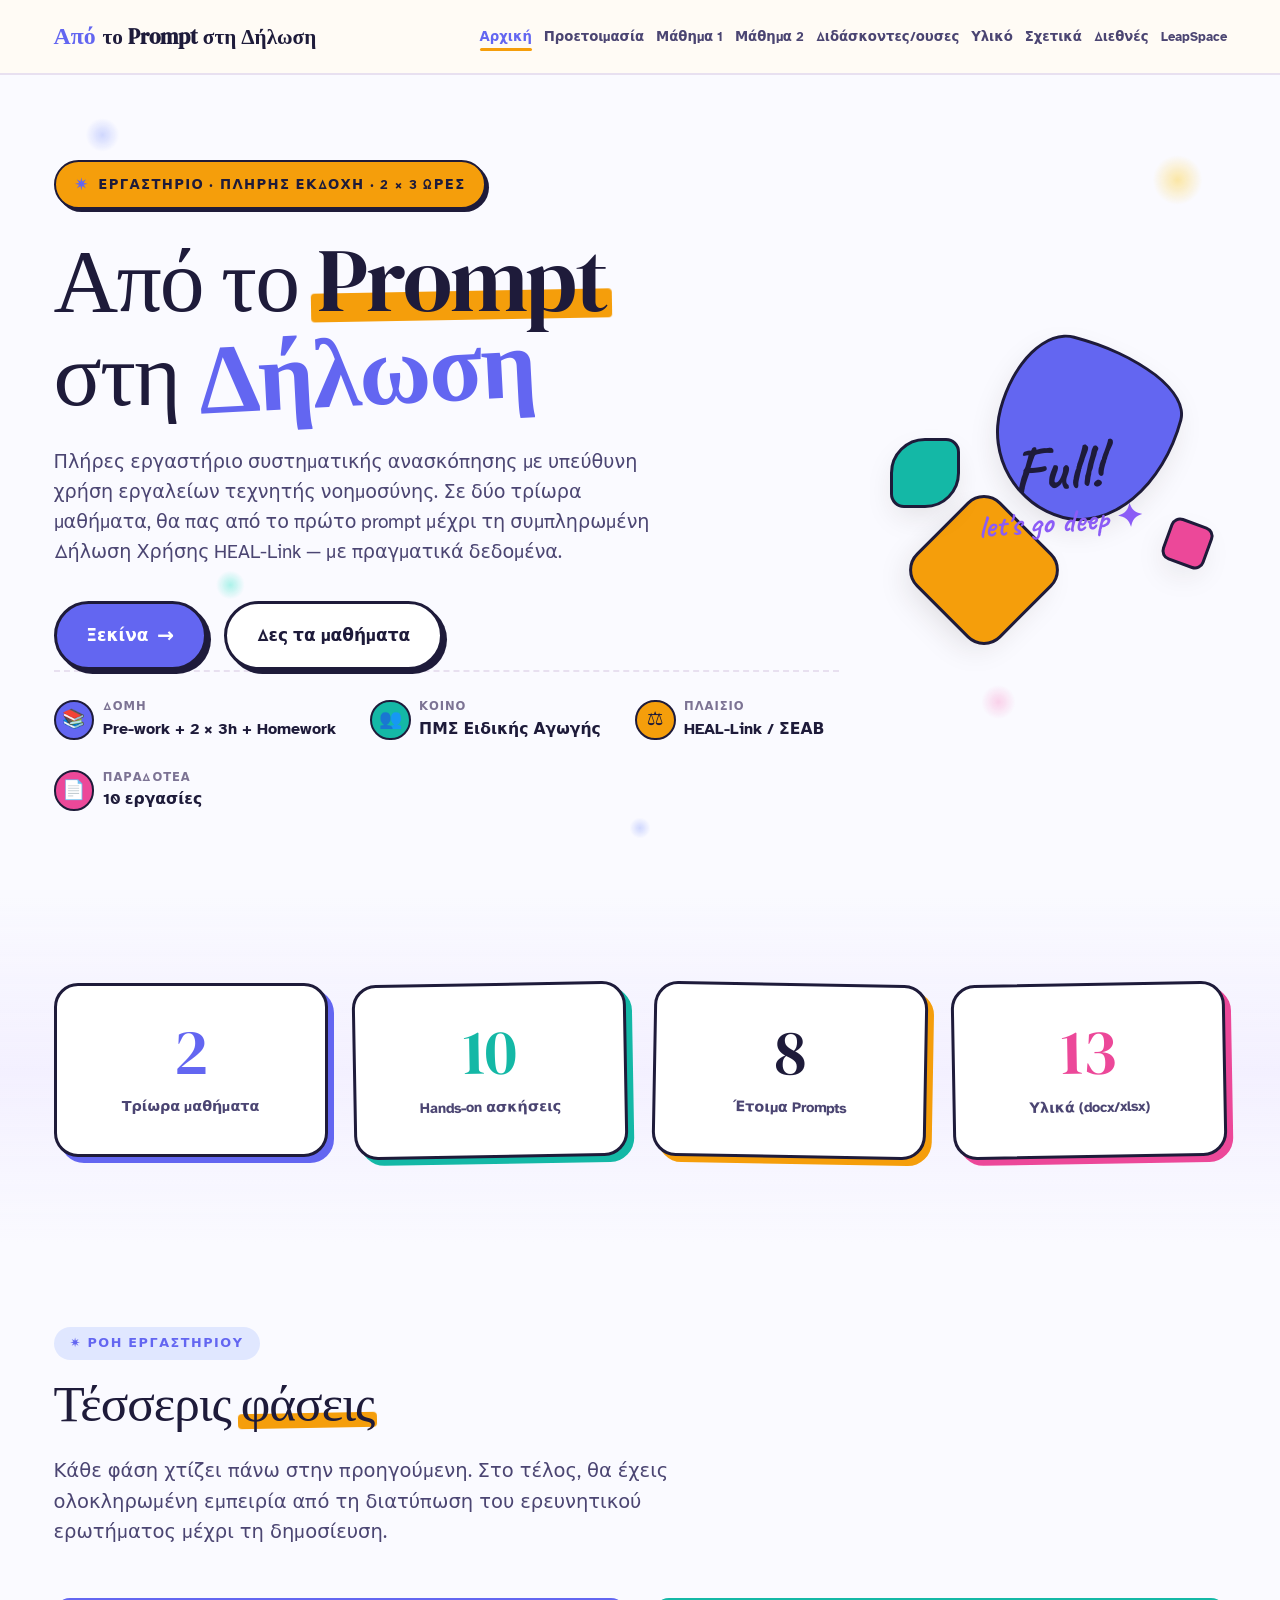
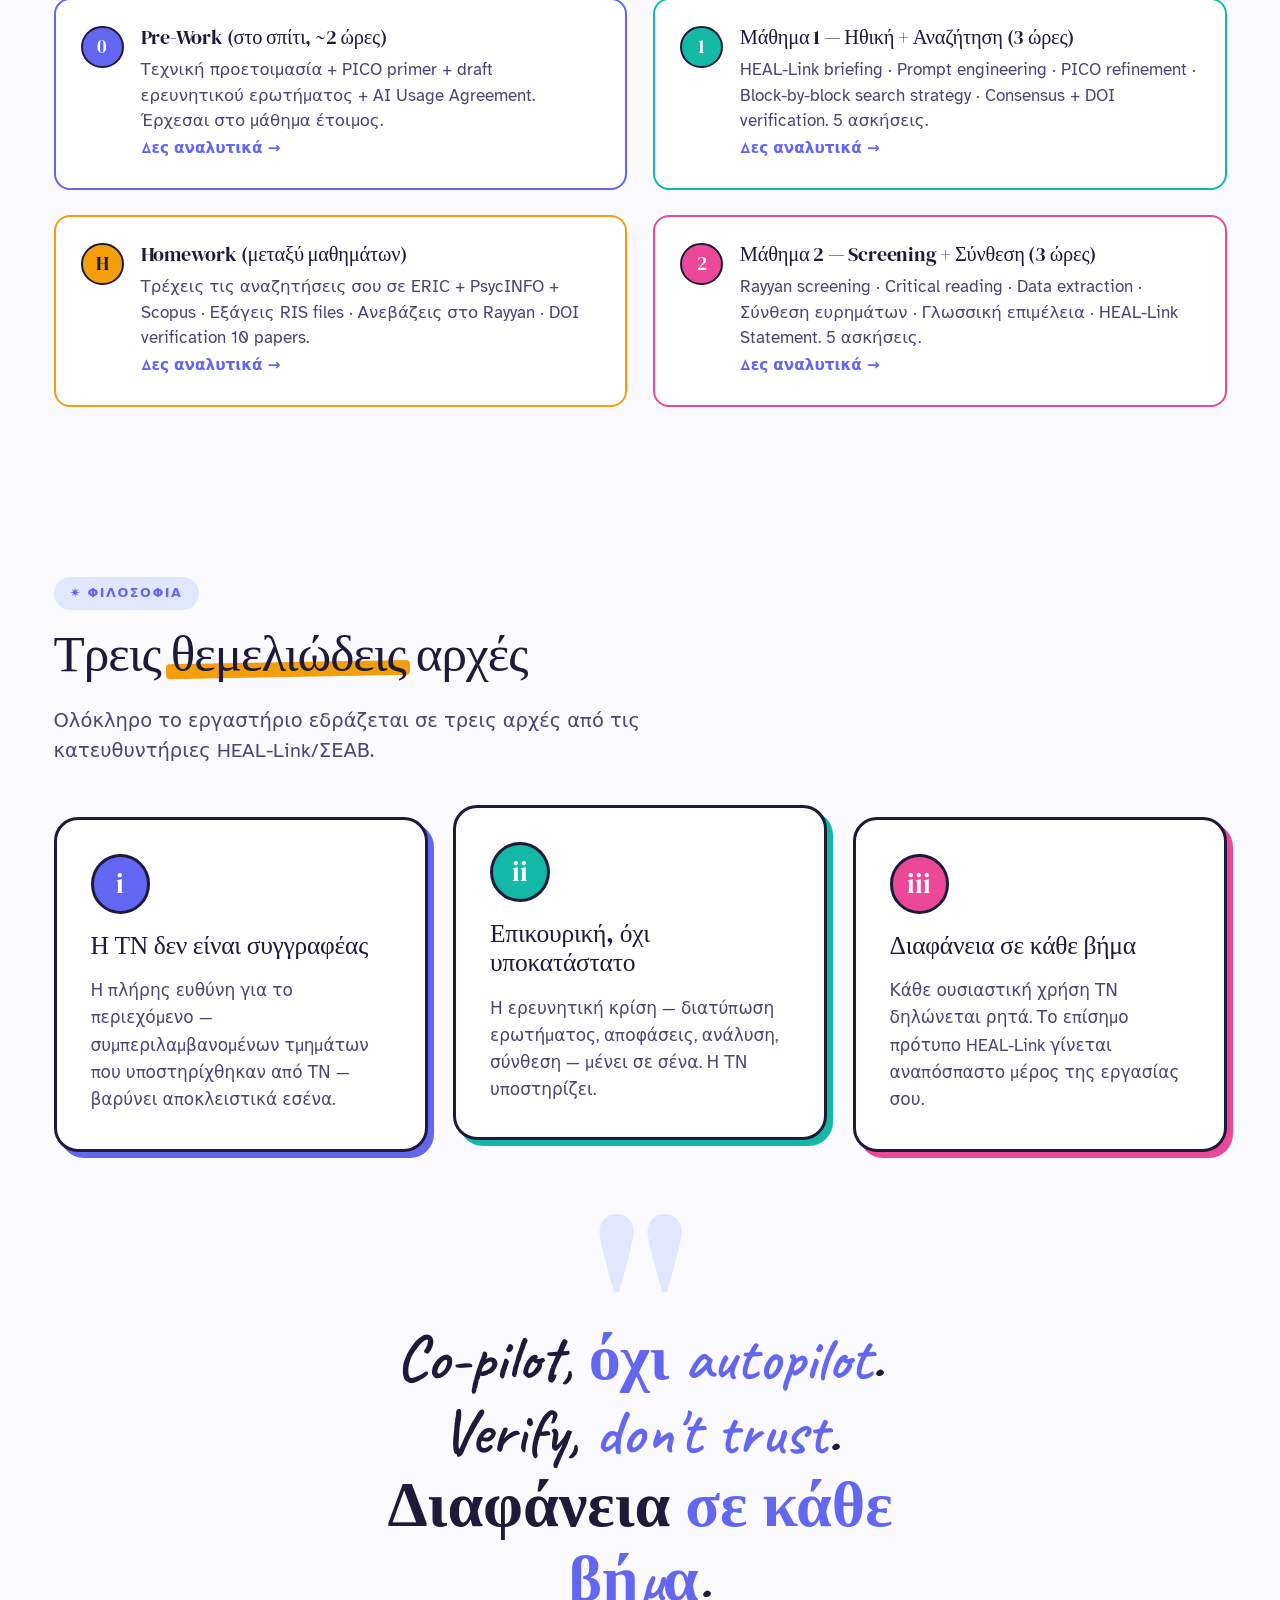
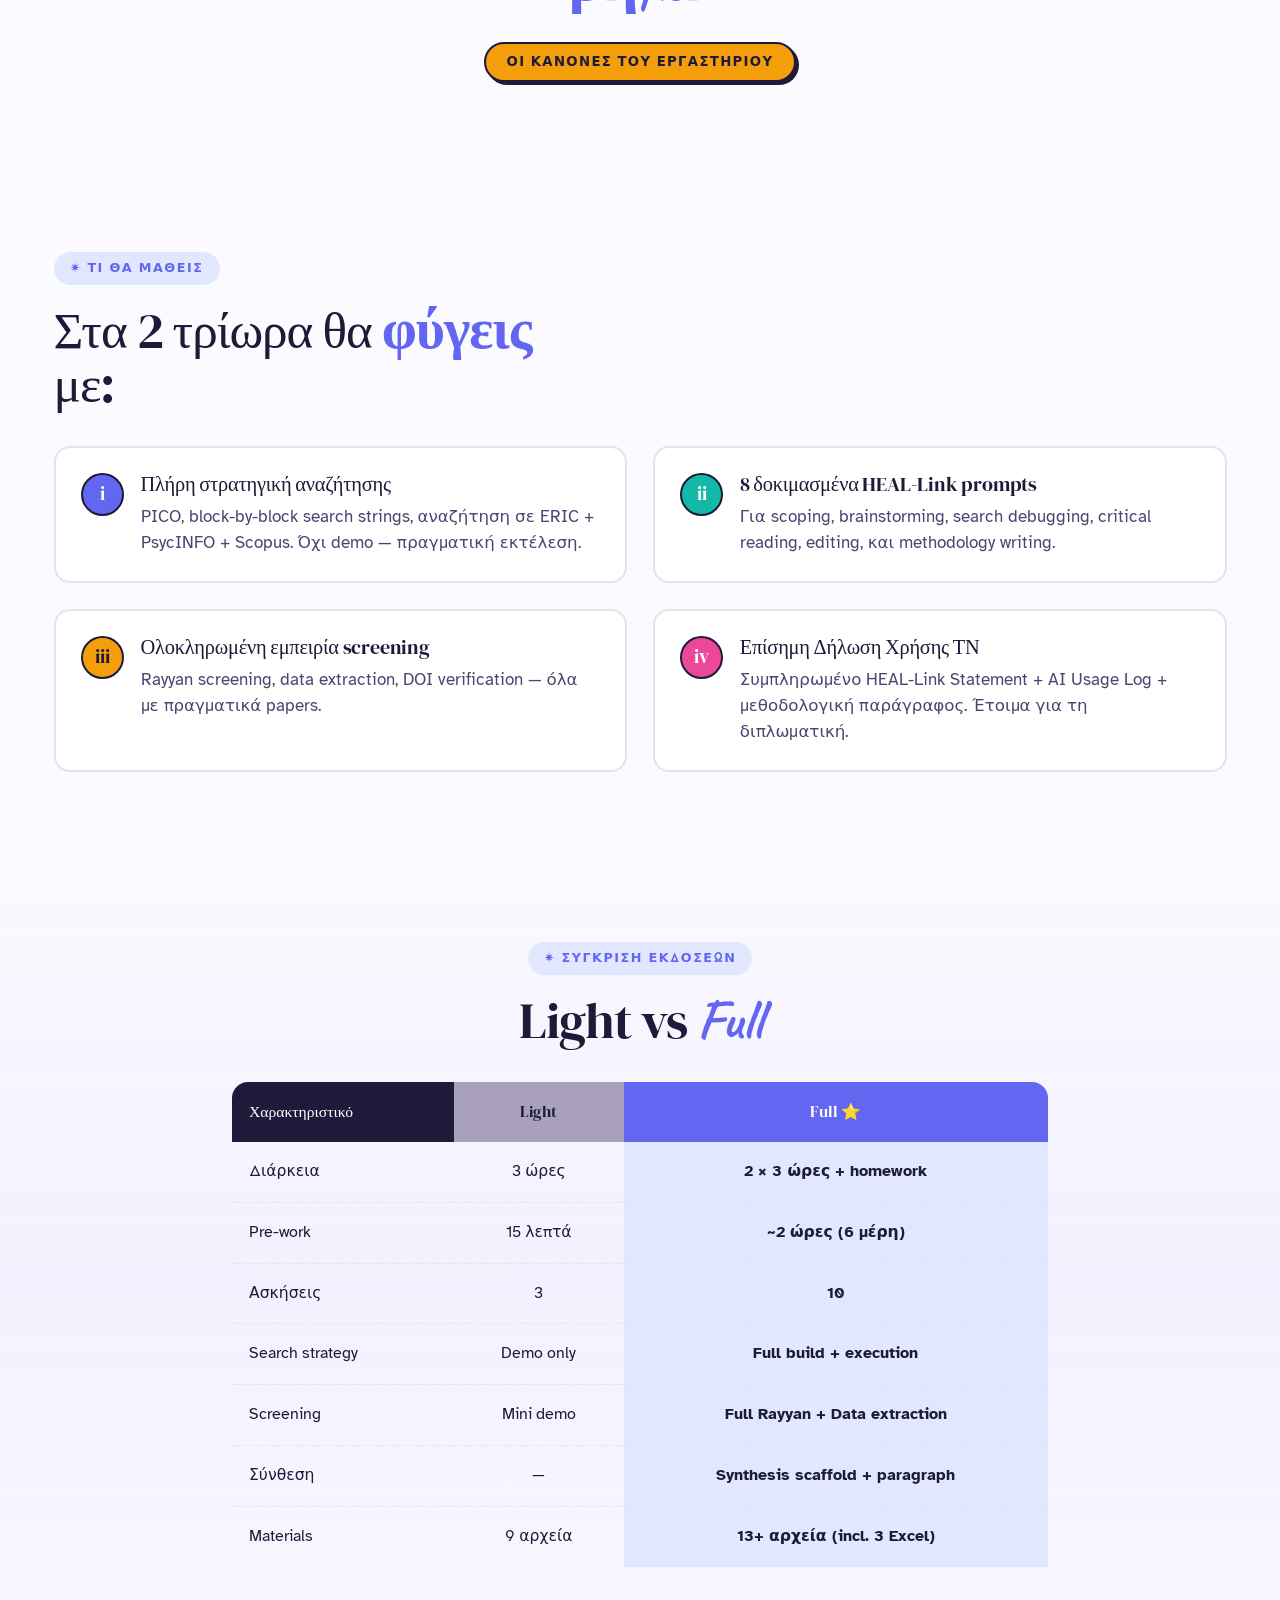
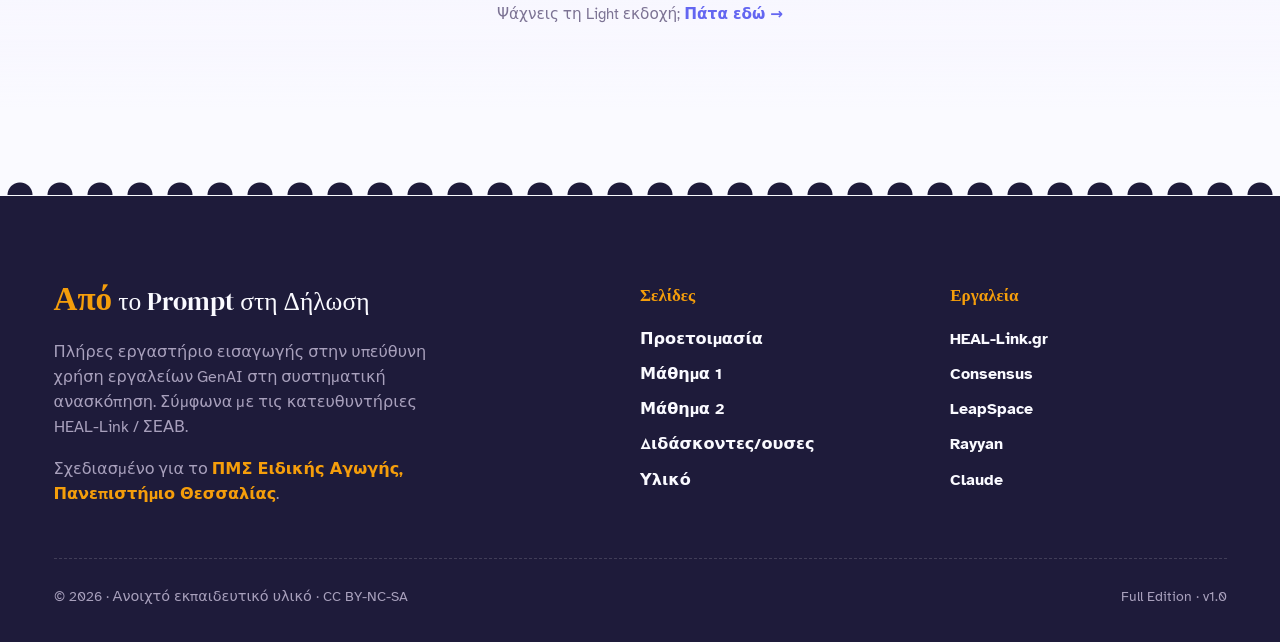
<file: index.html>
<!DOCTYPE html>
<html lang="el">
<head>
  <meta charset="UTF-8">
  <meta name="viewport" content="width=device-width, initial-scale=1.0">
  <title>Από το Prompt στη Δήλωση · Full Edition · Εργαστήριο GenAI</title>
  <meta name="description" content="Πλήρες εργαστήριο 2×3 ωρών για υπεύθυνη χρήση GenAI στη συστηματική ανασκόπηση, σύμφωνα με τις κατευθυντήριες HEAL-Link/ΣΕΑΒ.">
  <link rel="stylesheet" href="assets/style.css">
</head>
<body>

<nav class="nav">
  <div class="nav-inner">
    <a href="index.html" class="nav-brand">
      <span class="spark">Από</span> το Prompt στη Δήλωση
    </a>
    <ul class="nav-links">
      <li><a href="index.html" class="active">Αρχική</a></li>
      <li><a href="prepare.html">Προετοιμασία</a></li>
      <li><a href="session-1.html">Μάθημα 1</a></li>
      <li><a href="session-2.html">Μάθημα 2</a></li>
      <li><a href="instructor.html">Διδάσκοντες/ουσες</a></li>
      <li><a href="materials.html">Υλικό</a></li>
      <li><a href="about.html">Σχετικά</a></li>
      <li><a href="international.html">Διεθνές</a></li>
      <li><a href="leapspace.html">LeapSpace</a></li>
    </ul>
  </div>
</nav>

<header class="hero">
  <div class="container">
    <div class="hero-grid">
      <div class="hero-content">
        <div class="eyebrow fade-up">Εργαστήριο · Πλήρης Εκδοχή · 2 × 3 ώρες</div>
        <h1 class="hero-title fade-up">
          Από το <span class="accent">Prompt</span><br>
          στη <span class="hand">Δήλωση</span>
        </h1>
        <p class="hero-subtitle fade-up">
          Πλήρες εργαστήριο συστηματικής ανασκόπησης με υπεύθυνη χρήση εργαλείων τεχνητής νοημοσύνης. Σε δύο τρίωρα μαθήματα, θα πας από το πρώτο prompt μέχρι τη συμπληρωμένη Δήλωση Χρήσης HEAL-Link — με πραγματικά δεδομένα.
        </p>
        <div class="cta-group fade-up">
          <a href="prepare.html" class="btn">
            Ξεκίνα <span class="arrow">→</span>
          </a>
          <a href="#sessions" class="btn btn-outline">
            Δες τα μαθήματα
          </a>
        </div>
        <dl class="hero-meta fade-up">
          <div class="hero-meta-item">
            <div class="hero-meta-icon icon-coral">📚</div>
            <div class="hero-meta-text">
              <dt>Δομή</dt>
              <dd>Pre-work + 2 × 3h + Homework</dd>
            </div>
          </div>
          <div class="hero-meta-item">
            <div class="hero-meta-icon icon-teal">👥</div>
            <div class="hero-meta-text">
              <dt>Κοινό</dt>
              <dd>ΠΜΣ Ειδικής Αγωγής</dd>
            </div>
          </div>
          <div class="hero-meta-item">
            <div class="hero-meta-icon icon-sun">⚖</div>
            <div class="hero-meta-text">
              <dt>Πλαίσιο</dt>
              <dd>HEAL-Link / ΣΕΑΒ</dd>
            </div>
          </div>
          <div class="hero-meta-item">
            <div class="hero-meta-icon icon-sage">📄</div>
            <div class="hero-meta-text">
              <dt>Παραδοτέα</dt>
              <dd>10 εργασίες</dd>
            </div>
          </div>
        </dl>
      </div>

      <div class="hero-illo">
        <div class="hero-shape shape-1"></div>
        <div class="hero-shape shape-2"></div>
        <div class="hero-shape shape-3"></div>
        <div class="hero-shape shape-4"></div>
        <div class="hero-label">
          Full!<br>
          <span>let's go deep ✦</span>
        </div>
      </div>
    </div>
  </div>
</header>

<section class="glance">
  <div class="container">
    <div class="glance-grid">
      <div class="glance-cell">
        <span class="glance-num">2</span>
        <span class="glance-label">Τρίωρα μαθήματα</span>
      </div>
      <div class="glance-cell">
        <span class="glance-num">10</span>
        <span class="glance-label">Hands-on ασκήσεις</span>
      </div>
      <div class="glance-cell">
        <span class="glance-num">8</span>
        <span class="glance-label">Έτοιμα Prompts</span>
      </div>
      <div class="glance-cell">
        <span class="glance-num">13</span>
        <span class="glance-label">Υλικά (docx/xlsx)</span>
      </div>
    </div>
  </div>
</section>

<section id="sessions">
  <div class="container">
    <div class="section-eyebrow">✷ Ροή Εργαστηρίου</div>
    <h2 class="section-title">Τέσσερις <span class="accent">φάσεις</span></h2>
    <p class="section-lead">
      Κάθε φάση χτίζει πάνω στην προηγούμενη. Στο τέλος, θα έχεις ολοκληρωμένη εμπειρία από τη διατύπωση του ερευνητικού ερωτήματος μέχρι τη δημοσίευση.
    </p>

    <div class="learn-grid" style="margin-top: var(--space-5);">

      <div class="learn-item" style="border-color: var(--coral);">
        <div class="learn-marker" style="background: var(--coral);">0</div>
        <div class="learn-content">
          <h4>Pre-Work (στο σπίτι, ~2 ώρες)</h4>
          <p>Τεχνική προετοιμασία + PICO primer + draft ερευνητικού ερωτήματος + AI Usage Agreement. Έρχεσαι στο μάθημα έτοιμος.</p>
          <a href="prepare.html" style="font-size: 0.9rem;">Δες αναλυτικά →</a>
        </div>
      </div>

      <div class="learn-item" style="border-color: var(--teal);">
        <div class="learn-marker" style="background: var(--teal);">1</div>
        <div class="learn-content">
          <h4>Μάθημα 1 — Ηθική + Αναζήτηση (3 ώρες)</h4>
          <p>HEAL-Link briefing · Prompt engineering · PICO refinement · Block-by-block search strategy · Consensus + DOI verification. 5 ασκήσεις.</p>
          <a href="session-1.html" style="font-size: 0.9rem;">Δες αναλυτικά →</a>
        </div>
      </div>

      <div class="learn-item" style="border-color: var(--sun);">
        <div class="learn-marker" style="background: var(--sun); color: var(--ink);">H</div>
        <div class="learn-content">
          <h4>Homework (μεταξύ μαθημάτων)</h4>
          <p>Τρέχεις τις αναζητήσεις σου σε ERIC + PsycINFO + Scopus · Εξάγεις RIS files · Ανεβάζεις στο Rayyan · DOI verification 10 papers.</p>
          <a href="homework.html" style="font-size: 0.9rem;">Δες αναλυτικά →</a>
        </div>
      </div>

      <div class="learn-item" style="border-color: var(--sage);">
        <div class="learn-marker" style="background: var(--sage);">2</div>
        <div class="learn-content">
          <h4>Μάθημα 2 — Screening + Σύνθεση (3 ώρες)</h4>
          <p>Rayyan screening · Critical reading · Data extraction · Σύνθεση ευρημάτων · Γλωσσική επιμέλεια · HEAL-Link Statement. 5 ασκήσεις.</p>
          <a href="session-2.html" style="font-size: 0.9rem;">Δες αναλυτικά →</a>
        </div>
      </div>

    </div>
  </div>
</section>

<section>
  <div class="container">
    <div class="section-eyebrow">✷ Φιλοσοφία</div>
    <h2 class="section-title">Τρεις <span class="accent">θεμελιώδεις</span> αρχές</h2>
    <p class="section-lead">
      Ολόκληρο το εργαστήριο εδράζεται σε τρεις αρχές από τις κατευθυντήριες HEAL-Link/ΣΕΑΒ.
    </p>

    <div class="principles-grid">
      <div class="principle fade-up">
        <div class="principle-icon">i</div>
        <h3 class="principle-title">Η ΤΝ δεν είναι συγγραφέας</h3>
        <p class="principle-text">
          Η πλήρης ευθύνη για το περιεχόμενο — συμπεριλαμβανομένων τμημάτων που υποστηρίχθηκαν από ΤΝ — βαρύνει αποκλειστικά εσένα.
        </p>
      </div>
      <div class="principle fade-up">
        <div class="principle-icon">ii</div>
        <h3 class="principle-title">Επικουρική, όχι υποκατάστατο</h3>
        <p class="principle-text">
          Η ερευνητική κρίση — διατύπωση ερωτήματος, αποφάσεις, ανάλυση, σύνθεση — μένει σε σένα. Η ΤΝ υποστηρίζει.
        </p>
      </div>
      <div class="principle fade-up">
        <div class="principle-icon">iii</div>
        <h3 class="principle-title">Διαφάνεια σε κάθε βήμα</h3>
        <p class="principle-text">
          Κάθε ουσιαστική χρήση ΤΝ δηλώνεται ρητά. Το επίσημο πρότυπο HEAL-Link γίνεται αναπόσπαστο μέρος της εργασίας σου.
        </p>
      </div>
    </div>
  </div>
</section>

<section class="pullquote">
  <div class="content">
    <blockquote class="pullquote-text">
      Co-pilot, <em>όχι autopilot</em>.<br>
      Verify, <em>don't trust</em>.<br>
      Διαφάνεια <em>σε κάθε βήμα</em>.
    </blockquote>
    <div class="pullquote-attribution">Οι κανόνες του εργαστηρίου</div>
  </div>
</section>

<section>
  <div class="container">
    <div class="section-eyebrow">✷ Τι θα μάθεις</div>
    <h2 class="section-title">Στα 2 τρίωρα θα <span class="hand">φύγεις</span> με:</h2>

    <div class="learn-grid">
      <div class="learn-item">
        <div class="learn-marker">i</div>
        <div class="learn-content">
          <h4>Πλήρη στρατηγική αναζήτησης</h4>
          <p>PICO, block-by-block search strings, αναζήτηση σε ERIC + PsycINFO + Scopus. Όχι demo — πραγματική εκτέλεση.</p>
        </div>
      </div>
      <div class="learn-item">
        <div class="learn-marker">ii</div>
        <div class="learn-content">
          <h4>8 δοκιμασμένα HEAL-Link prompts</h4>
          <p>Για scoping, brainstorming, search debugging, critical reading, editing, και methodology writing.</p>
        </div>
      </div>
      <div class="learn-item">
        <div class="learn-marker">iii</div>
        <div class="learn-content">
          <h4>Ολοκληρωμένη εμπειρία screening</h4>
          <p>Rayyan screening, data extraction, DOI verification — όλα με πραγματικά papers.</p>
        </div>
      </div>
      <div class="learn-item">
        <div class="learn-marker">iv</div>
        <div class="learn-content">
          <h4>Επίσημη Δήλωση Χρήσης ΤΝ</h4>
          <p>Συμπληρωμένο HEAL-Link Statement + AI Usage Log + μεθοδολογική παράγραφος. Έτοιμα για τη διπλωματική.</p>
        </div>
      </div>
    </div>
  </div>
</section>

<section class="glance">
  <div class="container">
    <div class="text-center">
      <div class="section-eyebrow" style="display: inline-block;">✷ Σύγκριση εκδόσεων</div>
      <h2 class="section-title" style="margin: 0 auto var(--space-5);">
        Light vs <span class="hand">Full</span>
      </h2>
    </div>

    <div style="max-width: 48rem; margin: 0 auto; overflow-x: auto;">
      <table style="width: 100%; border-collapse: separate; border-spacing: 0; font-size: 0.92rem;">
        <thead>
          <tr>
            <th style="padding: var(--space-3); background: var(--ink); color: white; font-family: var(--font-display); font-weight: 400; text-align: left; border-radius: var(--r-md) 0 0 0;">Χαρακτηριστικό</th>
            <th style="padding: var(--space-3); background: var(--muted-soft); color: var(--ink); font-family: var(--font-display); font-weight: 400; text-align: center;">Light</th>
            <th style="padding: var(--space-3); background: var(--coral); color: white; font-family: var(--font-display); font-weight: 400; text-align: center; border-radius: 0 var(--r-md) 0 0;">Full ⭐</th>
          </tr>
        </thead>
        <tbody>
          <tr>
            <td style="padding: var(--space-3); border-bottom: 1px dashed var(--rule);">Διάρκεια</td>
            <td style="padding: var(--space-3); text-align: center; border-bottom: 1px dashed var(--rule);">3 ώρες</td>
            <td style="padding: var(--space-3); text-align: center; border-bottom: 1px dashed var(--rule); background: var(--coral-bg); font-weight: 700;">2 × 3 ώρες + homework</td>
          </tr>
          <tr>
            <td style="padding: var(--space-3); border-bottom: 1px dashed var(--rule);">Pre-work</td>
            <td style="padding: var(--space-3); text-align: center; border-bottom: 1px dashed var(--rule);">15 λεπτά</td>
            <td style="padding: var(--space-3); text-align: center; border-bottom: 1px dashed var(--rule); background: var(--coral-bg); font-weight: 700;">~2 ώρες (6 μέρη)</td>
          </tr>
          <tr>
            <td style="padding: var(--space-3); border-bottom: 1px dashed var(--rule);">Ασκήσεις</td>
            <td style="padding: var(--space-3); text-align: center; border-bottom: 1px dashed var(--rule);">3</td>
            <td style="padding: var(--space-3); text-align: center; border-bottom: 1px dashed var(--rule); background: var(--coral-bg); font-weight: 700;">10</td>
          </tr>
          <tr>
            <td style="padding: var(--space-3); border-bottom: 1px dashed var(--rule);">Search strategy</td>
            <td style="padding: var(--space-3); text-align: center; border-bottom: 1px dashed var(--rule);">Demo only</td>
            <td style="padding: var(--space-3); text-align: center; border-bottom: 1px dashed var(--rule); background: var(--coral-bg); font-weight: 700;">Full build + execution</td>
          </tr>
          <tr>
            <td style="padding: var(--space-3); border-bottom: 1px dashed var(--rule);">Screening</td>
            <td style="padding: var(--space-3); text-align: center; border-bottom: 1px dashed var(--rule);">Mini demo</td>
            <td style="padding: var(--space-3); text-align: center; border-bottom: 1px dashed var(--rule); background: var(--coral-bg); font-weight: 700;">Full Rayyan + Data extraction</td>
          </tr>
          <tr>
            <td style="padding: var(--space-3); border-bottom: 1px dashed var(--rule);">Σύνθεση</td>
            <td style="padding: var(--space-3); text-align: center; border-bottom: 1px dashed var(--rule);">—</td>
            <td style="padding: var(--space-3); text-align: center; border-bottom: 1px dashed var(--rule); background: var(--coral-bg); font-weight: 700;">Synthesis scaffold + paragraph</td>
          </tr>
          <tr>
            <td style="padding: var(--space-3);">Materials</td>
            <td style="padding: var(--space-3); text-align: center;">9 αρχεία</td>
            <td style="padding: var(--space-3); text-align: center; background: var(--coral-bg); font-weight: 700;">13+ αρχεία (incl. 3 Excel)</td>
          </tr>
        </tbody>
      </table>
    </div>

    <div class="text-center" style="margin-top: var(--space-5);">
      <p style="color: var(--muted); font-size: 0.9rem;">Ψάχνεις τη Light εκδοχή; <a href="https://genaisotirop.github.io/heal-genai-workshop-light/">Πάτα εδώ →</a></p>
    </div>
  </div>
</section>

<footer class="footer">
  <div class="container">
    <div class="footer-grid">
      <div>
        <div class="footer-brand">
          <span class="hand">Από</span> το Prompt στη Δήλωση
        </div>
        <p class="footer-text">
          Πλήρες εργαστήριο εισαγωγής στην υπεύθυνη χρήση εργαλείων GenAI στη συστηματική ανασκόπηση. Σύμφωνα με τις κατευθυντήριες HEAL-Link / ΣΕΑΒ.
        </p>
        <p class="footer-text" style="margin-top: 1rem;">
          Σχεδιασμένο για το <a href="https://maspecialed.sed.uth.gr/perigrammata-mathimatwn/" target="_blank" rel="noopener" style="color: var(--sun);">ΠΜΣ Ειδικής Αγωγής, Πανεπιστήμιο Θεσσαλίας</a>.
        </p>
      </div>
      <div>
        <h5>Σελίδες</h5>
        <ul>
          <li><a href="prepare.html">Προετοιμασία</a></li>
          <li><a href="session-1.html">Μάθημα 1</a></li>
          <li><a href="session-2.html">Μάθημα 2</a></li>
          <li><a href="instructor.html">Διδάσκοντες/ουσες</a></li>
          <li><a href="materials.html">Υλικό</a></li>
        </ul>
      </div>
      <div>
        <h5>Εργαλεία</h5>
        <ul>
          <li><a href="https://www.heal-link.gr/" target="_blank" rel="noopener">HEAL-Link.gr</a></li>
          <li><a href="https://consensus.app" target="_blank" rel="noopener">Consensus</a></li>
          <li><a href="https://www.elsevier.com/products/leapspace" target="_blank" rel="noopener">LeapSpace</a></li>
          <li><a href="https://rayyan.ai" target="_blank" rel="noopener">Rayyan</a></li>
          <li><a href="https://claude.ai" target="_blank" rel="noopener">Claude</a></li>
        </ul>
      </div>
    </div>
    <div class="footer-bottom">
      <div>© 2026 · Ανοιχτό εκπαιδευτικό υλικό · CC BY-NC-SA</div>
      <div>Full Edition · v1.0</div>
    </div>
  </div>
</footer>

</body>
</html>
</file>
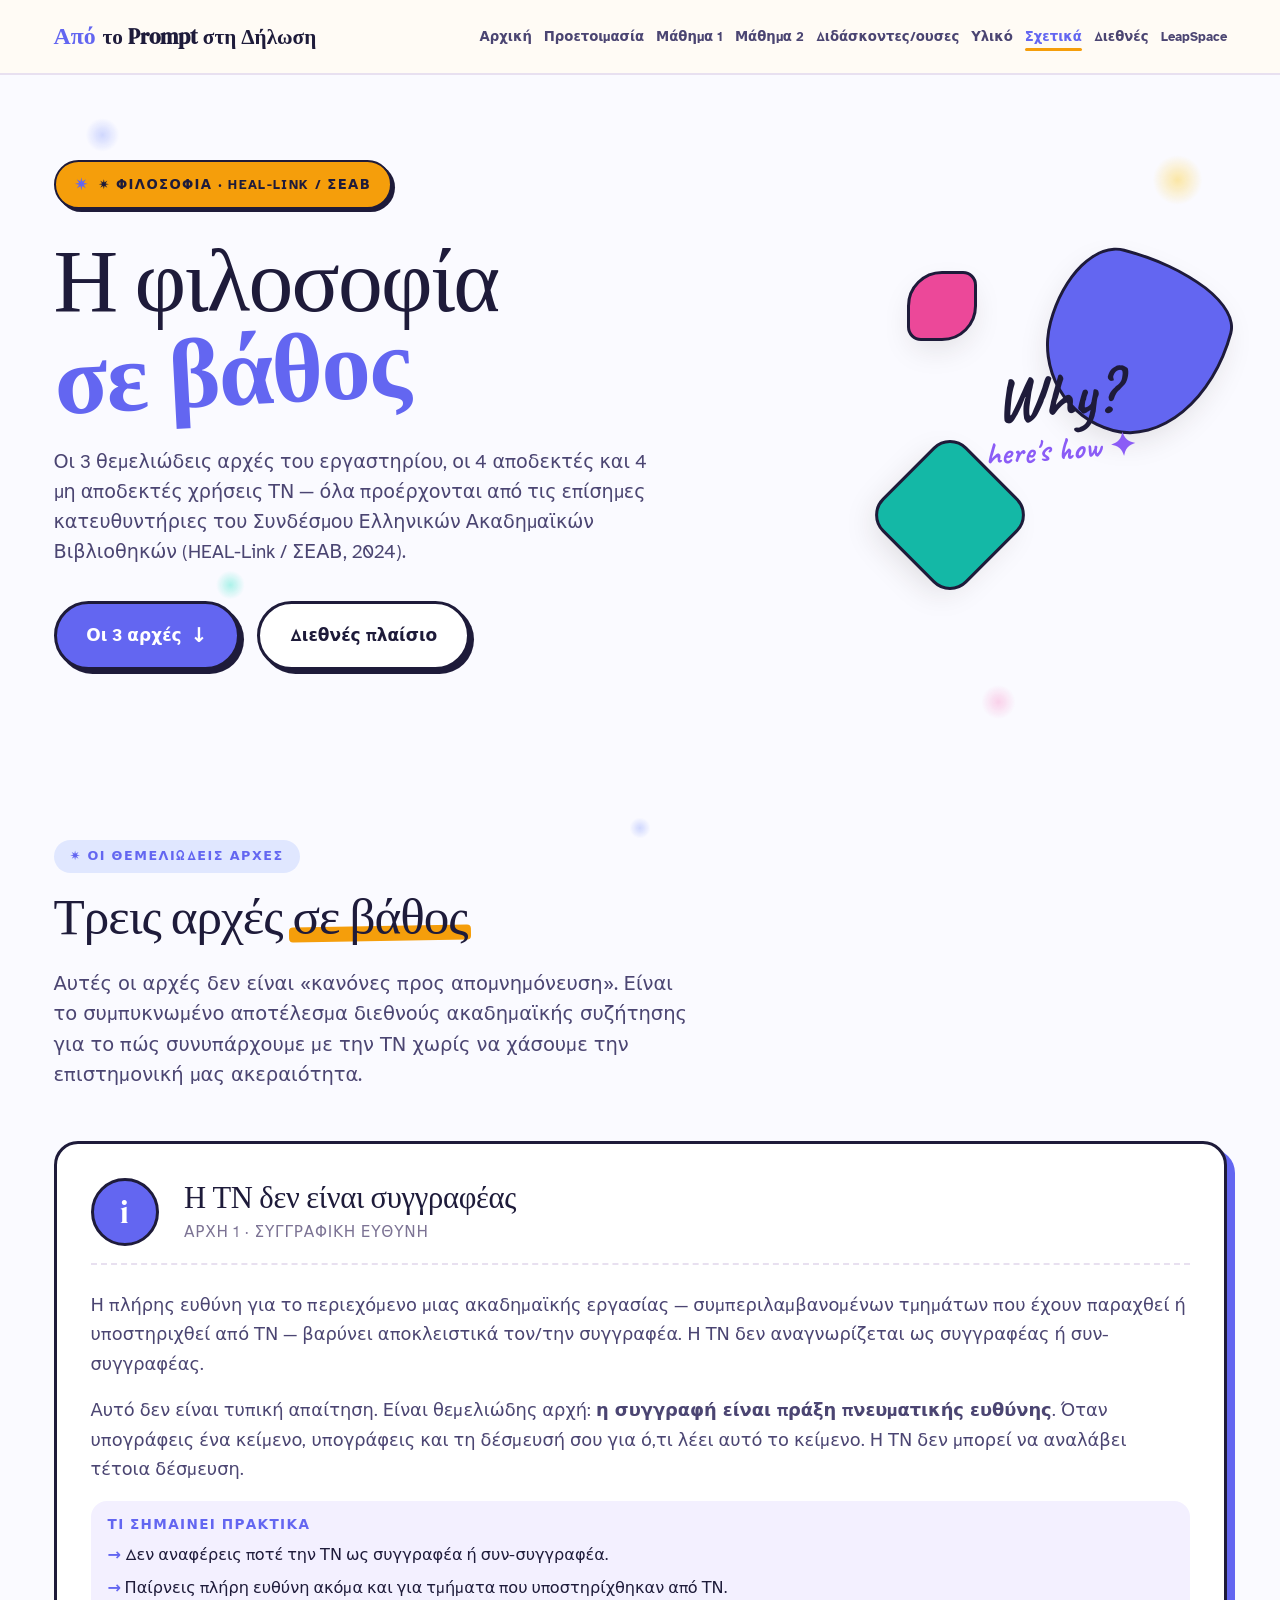
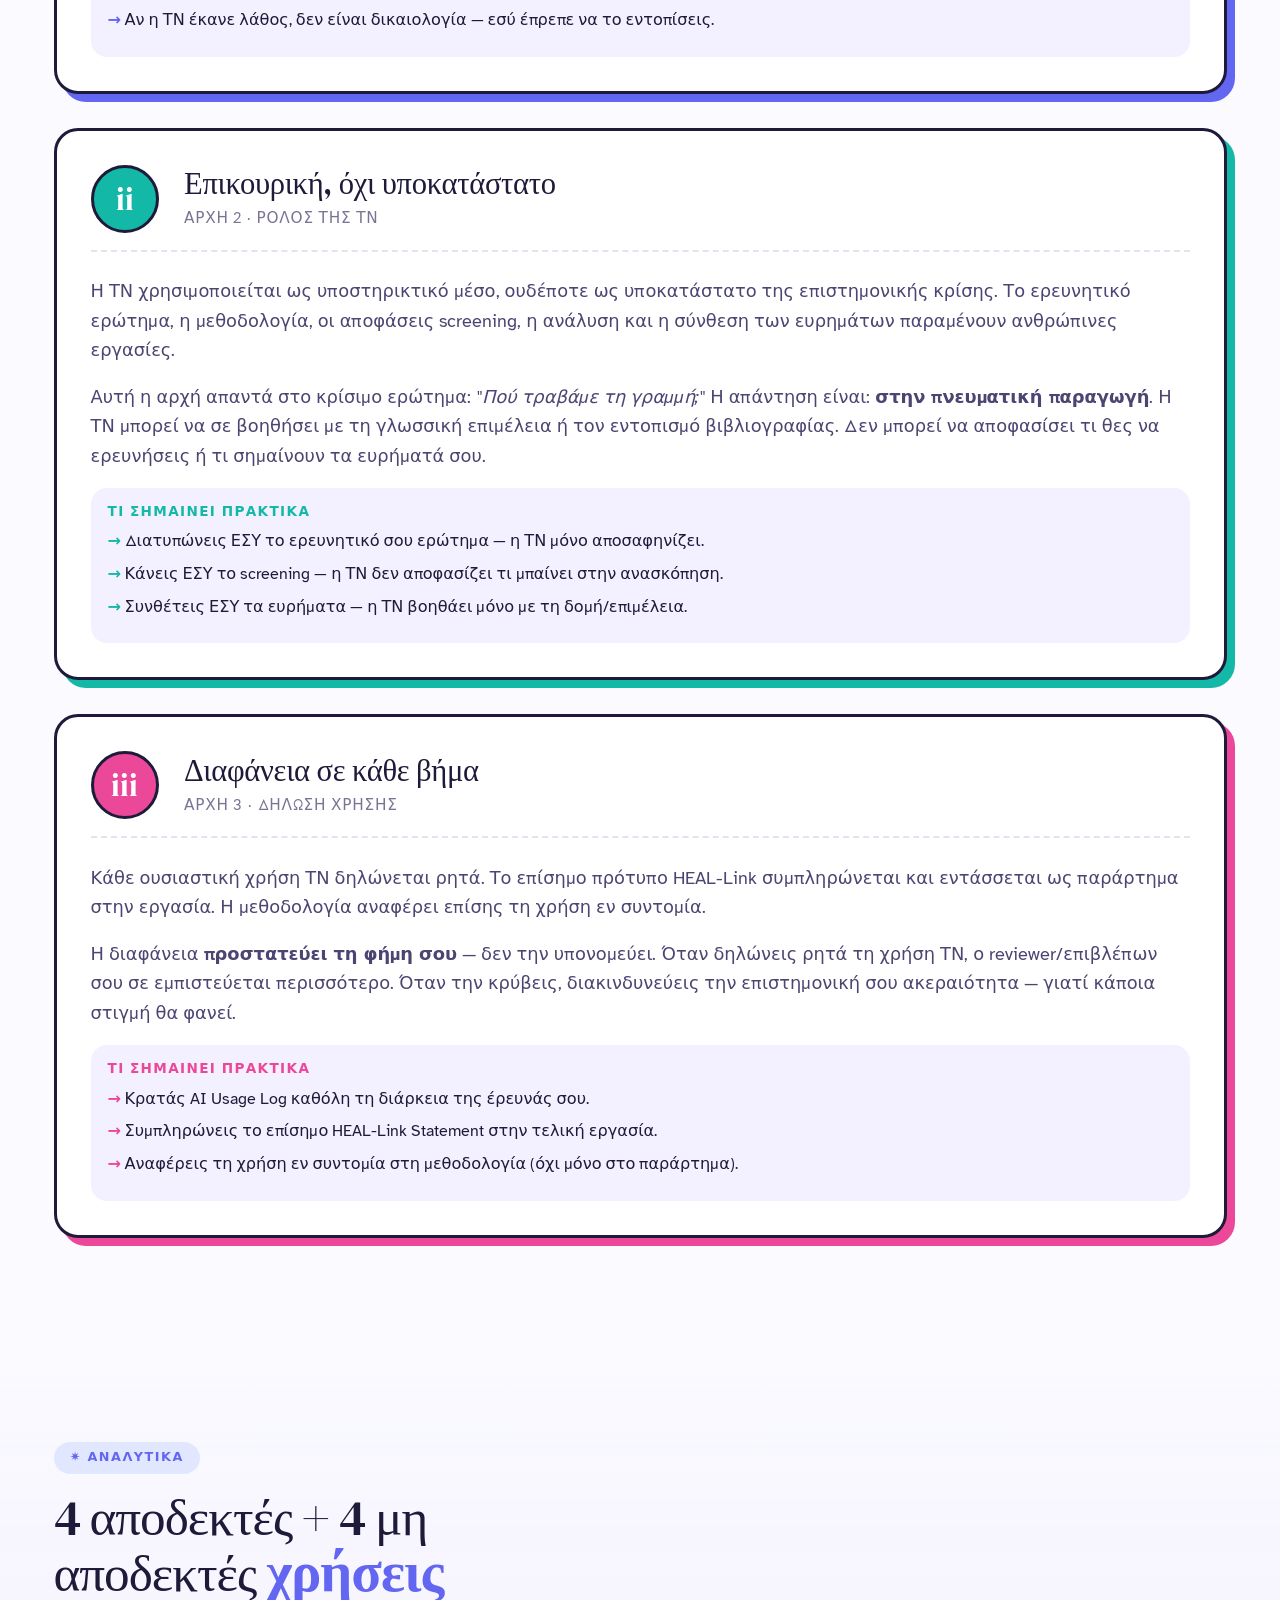
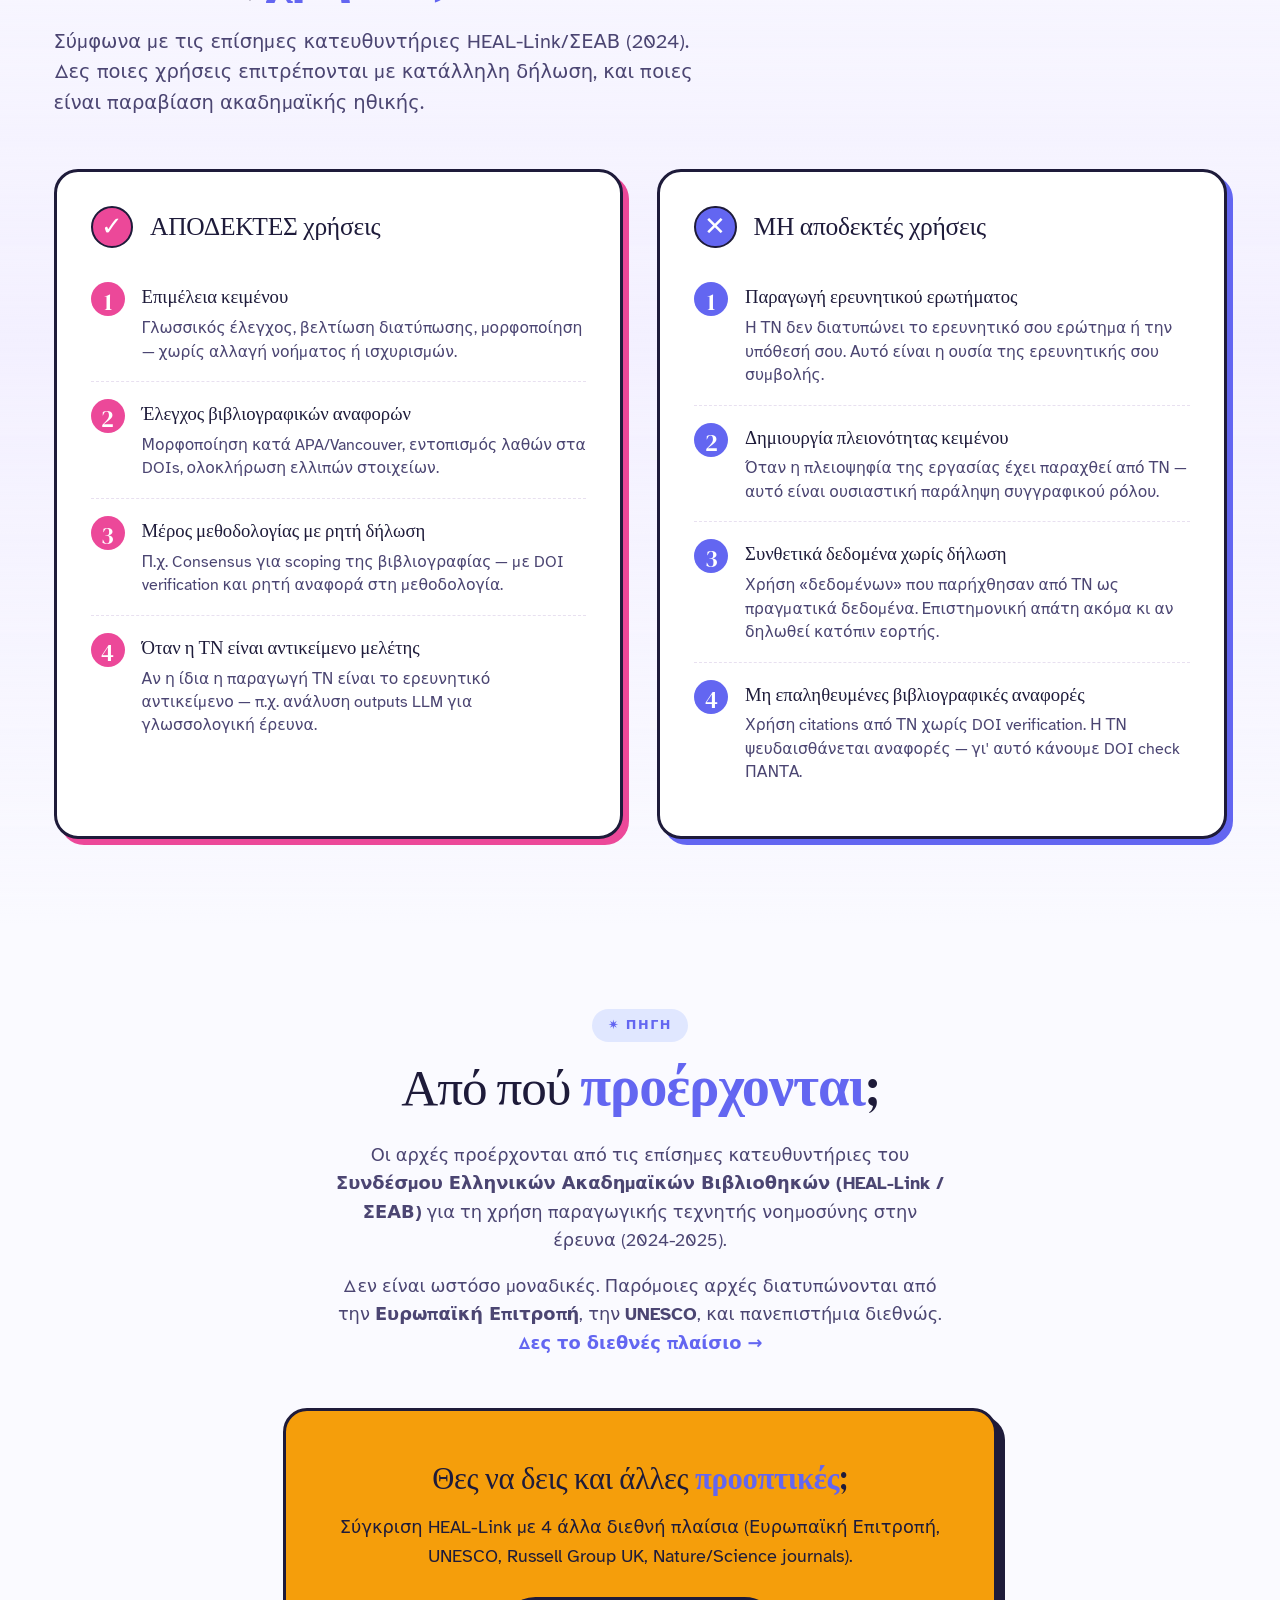
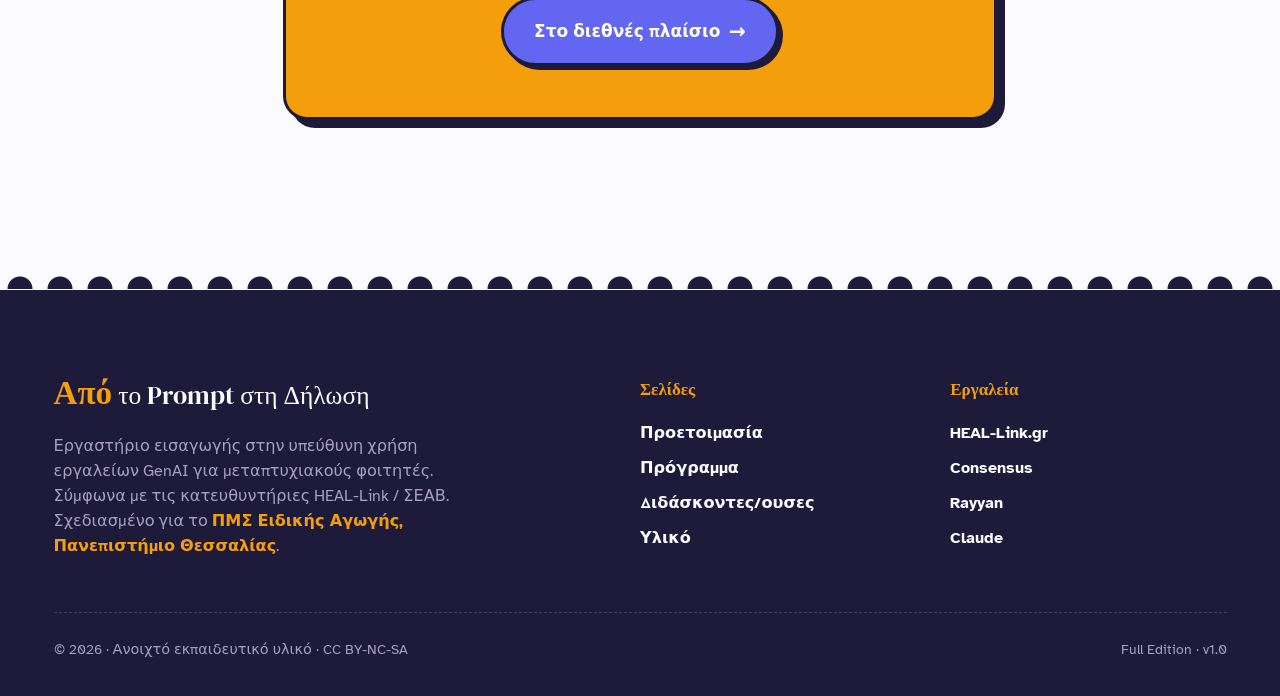
<file: about.html>
<!DOCTYPE html>
<html lang="el">
<head>
  <meta charset="UTF-8">
  <meta name="viewport" content="width=device-width, initial-scale=1.0">
  <title>Σχετικά · Από το Prompt στη Δήλωση</title>
  <meta name="description" content="HEAL-Link/ΣΕΑΒ — οι 3 θεμελιώδεις αρχές, οι 4 αποδεκτές χρήσεις, και οι 4 μη αποδεκτές χρήσεις ΤΝ στην ακαδημαϊκή έρευνα.">
  <link rel="stylesheet" href="assets/style.css">
  <style>
    .principle-deep {
      background: var(--paper-card);
      border: 3px solid var(--ink);
      border-radius: var(--r-lg);
      padding: var(--space-5);
      margin-bottom: var(--space-5);
    }
    .principle-deep:nth-of-type(1) { box-shadow: 8px 8px 0 var(--coral); }
    .principle-deep:nth-of-type(2) { box-shadow: 8px 8px 0 var(--teal); }
    .principle-deep:nth-of-type(3) { box-shadow: 8px 8px 0 var(--sage); }

    .principle-deep-header {
      display: flex;
      align-items: center;
      gap: var(--space-4);
      margin-bottom: var(--space-4);
      padding-bottom: var(--space-3);
      border-bottom: 2px dashed var(--rule);
    }
    .principle-deep-icon {
      width: 4rem; height: 4rem;
      border-radius: var(--r-full);
      display: grid; place-items: center;
      font-family: var(--font-display);
      font-size: 1.8rem;
      color: white;
      border: 3px solid var(--ink);
      flex-shrink: 0;
    }
    .principle-deep:nth-of-type(1) .principle-deep-icon { background: var(--coral); }
    .principle-deep:nth-of-type(2) .principle-deep-icon { background: var(--teal); }
    .principle-deep:nth-of-type(3) .principle-deep-icon { background: var(--sage); }

    .principle-deep h3 {
      font-family: var(--font-display);
      font-size: 1.8rem;
      line-height: 1.1;
      margin: 0;
    }
    .principle-deep .principle-deep-sub {
      font-size: 0.9rem;
      color: var(--muted);
      letter-spacing: 0.05em;
      text-transform: uppercase;
      margin-top: 4px;
    }
    .principle-deep p {
      font-size: 1.05rem;
      line-height: 1.65;
      color: var(--ink-soft);
      margin-bottom: var(--space-3);
    }
    .principle-deep .what-means {
      background: var(--paper-warm);
      border-radius: var(--r-md);
      padding: var(--space-3);
      margin-top: var(--space-3);
    }
    .principle-deep .what-means h4 {
      font-family: var(--font-body);
      font-size: 0.8rem;
      font-weight: 700;
      letter-spacing: 0.1em;
      text-transform: uppercase;
      color: var(--coral);
      margin-bottom: var(--space-2);
    }
    .principle-deep:nth-of-type(2) .what-means h4 { color: var(--teal); }
    .principle-deep:nth-of-type(3) .what-means h4 { color: var(--sage); }
    .principle-deep .what-means ul {
      list-style: none;
      padding: 0;
      margin: 0;
    }
    .principle-deep .what-means li {
      padding-left: var(--space-3);
      position: relative;
      margin-bottom: 6px;
      font-size: 0.95rem;
    }
    .principle-deep .what-means li::before {
      content: '→';
      position: absolute;
      left: 0;
      color: var(--coral);
      font-weight: 700;
    }
    .principle-deep:nth-of-type(2) .what-means li::before { color: var(--teal); }
    .principle-deep:nth-of-type(3) .what-means li::before { color: var(--sage); }

    .uses-grid {
      display: grid;
      grid-template-columns: 1fr;
      gap: var(--space-5);
      margin-top: var(--space-5);
    }
    @media (min-width: 800px) {
      .uses-grid { grid-template-columns: repeat(2, 1fr); }
    }

    .uses-card {
      background: var(--paper-card);
      border: 3px solid var(--ink);
      border-radius: var(--r-lg);
      padding: var(--space-5);
    }
    .uses-card.allowed {
      box-shadow: 6px 6px 0 var(--sage);
    }
    .uses-card.forbidden {
      box-shadow: 6px 6px 0 var(--coral);
    }

    .uses-card h3 {
      font-family: var(--font-display);
      font-size: 1.5rem;
      margin-bottom: var(--space-3);
      display: flex;
      align-items: center;
      gap: var(--space-3);
    }
    .uses-card .badge {
      font-size: 1.5rem;
      width: 2.5rem;
      height: 2.5rem;
      border-radius: var(--r-full);
      display: grid;
      place-items: center;
      border: 2px solid var(--ink);
    }
    .uses-card.allowed .badge { background: var(--sage); color: white; }
    .uses-card.forbidden .badge { background: var(--coral); color: white; }

    .uses-card ol {
      list-style: none;
      padding: 0;
      counter-reset: use-counter;
    }
    .uses-card ol li {
      counter-increment: use-counter;
      padding: var(--space-3) 0;
      border-bottom: 1px dashed var(--rule);
      padding-left: 3rem;
      position: relative;
    }
    .uses-card ol li:last-child { border-bottom: none; }
    .uses-card ol li::before {
      content: counter(use-counter);
      position: absolute;
      left: 0;
      top: var(--space-3);
      font-family: var(--font-display);
      font-size: 1.4rem;
      width: 2rem;
      height: 2rem;
      border-radius: var(--r-full);
      display: grid;
      place-items: center;
      color: white;
    }
    .uses-card.allowed ol li::before { background: var(--sage); }
    .uses-card.forbidden ol li::before { background: var(--coral); }
    .uses-card ol li strong {
      display: block;
      font-family: var(--font-display);
      font-weight: 400;
      font-size: 1.1rem;
      margin-bottom: 4px;
    }
    .uses-card ol li p {
      font-size: 0.92rem;
      color: var(--ink-soft);
      margin: 0;
      line-height: 1.5;
    }

    .extra-cta {
      background: var(--sun);
      border: 3px solid var(--ink);
      border-radius: var(--r-lg);
      padding: var(--space-6);
      box-shadow: 8px 8px 0 var(--ink);
      max-width: 42rem;
      margin: var(--space-6) auto 0;
      text-align: center;
    }
    .extra-cta h3 {
      font-family: var(--font-display);
      font-size: 1.8rem;
      margin-bottom: var(--space-3);
    }
    .extra-cta p {
      font-size: 1.05rem;
      margin-bottom: var(--space-4);
    }
  </style>
</head>
<body>

<nav class="nav">
  <div class="nav-inner">
    <a href="index.html" class="nav-brand">
      <span class="spark">Από</span> το Prompt στη Δήλωση
    </a>
<ul class="nav-links">
      <li><a href="index.html">Αρχική</a></li>
      <li><a href="prepare.html">Προετοιμασία</a></li>
      <li><a href="session-1.html">Μάθημα 1</a></li>
      <li><a href="session-2.html">Μάθημα 2</a></li>
      <li><a href="instructor.html">Διδάσκοντες/ουσες</a></li>
      <li><a href="materials.html">Υλικό</a></li>
      <li><a href="about.html" class="active">Σχετικά</a></li>
      <li><a href="international.html">Διεθνές</a></li>
      <li><a href="leapspace.html">LeapSpace</a></li>
    </ul>
  </div>
</nav>

<header class="hero">
  <div class="container">
    <div class="hero-grid">
      <div class="hero-content">
        <div class="eyebrow fade-up">✷ Φιλοσοφία · HEAL-Link / ΣΕΑΒ</div>
        <h1 class="hero-title fade-up">
          Η φιλοσοφία<br>
          <span class="hand">σε βάθος</span>
        </h1>
        <p class="hero-subtitle fade-up">
          Οι 3 θεμελιώδεις αρχές του εργαστηρίου, οι 4 αποδεκτές και 4 μη αποδεκτές χρήσεις ΤΝ — όλα προέρχονται από τις επίσημες κατευθυντήριες του Συνδέσμου Ελληνικών Ακαδημαϊκών Βιβλιοθηκών (HEAL-Link / ΣΕΑΒ, 2024).
        </p>
        <div class="cta-group fade-up">
          <a href="#principles" class="btn">
            Οι 3 αρχές <span class="arrow">↓</span>
          </a>
          <a href="international.html" class="btn btn-outline">
            Διεθνές πλαίσιο
          </a>
        </div>
      </div>
      <div class="hero-illo">
        <div class="hero-shape shape-1" style="background: var(--coral); top: 0; right: 0;"></div>
        <div class="hero-shape shape-2" style="background: var(--teal); bottom: 0; left: 0;"></div>
        <div class="hero-shape shape-3" style="background: var(--sage); top: 5%; left: 5%;"></div>
        <div class="hero-label">
          Why?<br>
          <span>here's how ✦</span>
        </div>
      </div>
    </div>
  </div>
</header>

<section id="principles">
  <div class="container">
    <div class="section-eyebrow">✷ Οι θεμελιώδεις αρχές</div>
    <h2 class="section-title">Τρεις αρχές <span class="accent">σε βάθος</span></h2>
    <p class="section-lead">
      Αυτές οι αρχές δεν είναι «κανόνες προς απομνημόνευση». Είναι το συμπυκνωμένο αποτέλεσμα διεθνούς ακαδημαϊκής συζήτησης για το πώς συνυπάρχουμε με την ΤΝ χωρίς να χάσουμε την επιστημονική μας ακεραιότητα.
    </p>

    <div style="margin-top: var(--space-6);">

      <div class="principle-deep">
        <div class="principle-deep-header">
          <div class="principle-deep-icon">i</div>
          <div>
            <h3>Η ΤΝ δεν είναι συγγραφέας</h3>
            <div class="principle-deep-sub">Αρχή 1 · Συγγραφική ευθύνη</div>
          </div>
        </div>
        <p>
          Η πλήρης ευθύνη για το περιεχόμενο μιας ακαδημαϊκής εργασίας — συμπεριλαμβανομένων τμημάτων που έχουν παραχθεί ή υποστηριχθεί από ΤΝ — βαρύνει αποκλειστικά τον/την συγγραφέα. Η ΤΝ δεν αναγνωρίζεται ως συγγραφέας ή συν-συγγραφέας.
        </p>
        <p>
          Αυτό δεν είναι τυπική απαίτηση. Είναι θεμελιώδης αρχή: <strong>η συγγραφή είναι πράξη πνευματικής ευθύνης</strong>. Όταν υπογράφεις ένα κείμενο, υπογράφεις και τη δέσμευσή σου για ό,τι λέει αυτό το κείμενο. Η ΤΝ δεν μπορεί να αναλάβει τέτοια δέσμευση.
        </p>
        <div class="what-means">
          <h4>Τι σημαίνει πρακτικά</h4>
          <ul>
            <li>Δεν αναφέρεις ποτέ την ΤΝ ως συγγραφέα ή συν-συγγραφέα.</li>
            <li>Παίρνεις πλήρη ευθύνη ακόμα και για τμήματα που υποστηρίχθηκαν από ΤΝ.</li>
            <li>Αν η ΤΝ έκανε λάθος, δεν είναι δικαιολογία — εσύ έπρεπε να το εντοπίσεις.</li>
          </ul>
        </div>
      </div>

      <div class="principle-deep">
        <div class="principle-deep-header">
          <div class="principle-deep-icon">ii</div>
          <div>
            <h3>Επικουρική, όχι υποκατάστατο</h3>
            <div class="principle-deep-sub">Αρχή 2 · Ρόλος της ΤΝ</div>
          </div>
        </div>
        <p>
          Η ΤΝ χρησιμοποιείται ως υποστηρικτικό μέσο, ουδέποτε ως υποκατάστατο της επιστημονικής κρίσης. Το ερευνητικό ερώτημα, η μεθοδολογία, οι αποφάσεις screening, η ανάλυση και η σύνθεση των ευρημάτων παραμένουν ανθρώπινες εργασίες.
        </p>
        <p>
          Αυτή η αρχή απαντά στο κρίσιμο ερώτημα: <em>"Πού τραβάμε τη γραμμή;"</em> Η απάντηση είναι: <strong>στην πνευματική παραγωγή</strong>. Η ΤΝ μπορεί να σε βοηθήσει με τη γλωσσική επιμέλεια ή τον εντοπισμό βιβλιογραφίας. Δεν μπορεί να αποφασίσει τι θες να ερευνήσεις ή τι σημαίνουν τα ευρήματά σου.
        </p>
        <div class="what-means">
          <h4>Τι σημαίνει πρακτικά</h4>
          <ul>
            <li>Διατυπώνεις ΕΣΥ το ερευνητικό σου ερώτημα — η ΤΝ μόνο αποσαφηνίζει.</li>
            <li>Κάνεις ΕΣΥ το screening — η ΤΝ δεν αποφασίζει τι μπαίνει στην ανασκόπηση.</li>
            <li>Συνθέτεις ΕΣΥ τα ευρήματα — η ΤΝ βοηθάει μόνο με τη δομή/επιμέλεια.</li>
          </ul>
        </div>
      </div>

      <div class="principle-deep">
        <div class="principle-deep-header">
          <div class="principle-deep-icon">iii</div>
          <div>
            <h3>Διαφάνεια σε κάθε βήμα</h3>
            <div class="principle-deep-sub">Αρχή 3 · Δήλωση χρήσης</div>
          </div>
        </div>
        <p>
          Κάθε ουσιαστική χρήση ΤΝ δηλώνεται ρητά. Το επίσημο πρότυπο HEAL-Link συμπληρώνεται και εντάσσεται ως παράρτημα στην εργασία. Η μεθοδολογία αναφέρει επίσης τη χρήση εν συντομία.
        </p>
        <p>
          Η διαφάνεια <strong>προστατεύει τη φήμη σου</strong> — δεν την υπονομεύει. Όταν δηλώνεις ρητά τη χρήση ΤΝ, ο reviewer/επιβλέπων σου σε εμπιστεύεται περισσότερο. Όταν την κρύβεις, διακινδυνεύεις την επιστημονική σου ακεραιότητα — γιατί κάποια στιγμή θα φανεί.
        </p>
        <div class="what-means">
          <h4>Τι σημαίνει πρακτικά</h4>
          <ul>
            <li>Κρατάς AI Usage Log καθόλη τη διάρκεια της έρευνάς σου.</li>
            <li>Συμπληρώνεις το επίσημο HEAL-Link Statement στην τελική εργασία.</li>
            <li>Αναφέρεις τη χρήση εν συντομία στη μεθοδολογία (όχι μόνο στο παράρτημα).</li>
          </ul>
        </div>
      </div>

    </div>
  </div>
</section>

<section class="glance">
  <div class="container">
    <div class="section-eyebrow">✷ Αναλυτικά</div>
    <h2 class="section-title">4 αποδεκτές + 4 μη αποδεκτές <span class="hand">χρήσεις</span></h2>
    <p class="section-lead">
      Σύμφωνα με τις επίσημες κατευθυντήριες HEAL-Link/ΣΕΑΒ (2024). Δες ποιες χρήσεις επιτρέπονται με κατάλληλη δήλωση, και ποιες είναι παραβίαση ακαδημαϊκής ηθικής.
    </p>

    <div class="uses-grid">

      <div class="uses-card allowed">
        <h3>
          <span class="badge">✓</span>
          ΑΠΟΔΕΚΤΕΣ χρήσεις
        </h3>
        <ol>
          <li>
            <strong>Επιμέλεια κειμένου</strong>
            <p>Γλωσσικός έλεγχος, βελτίωση διατύπωσης, μορφοποίηση — χωρίς αλλαγή νοήματος ή ισχυρισμών.</p>
          </li>
          <li>
            <strong>Έλεγχος βιβλιογραφικών αναφορών</strong>
            <p>Μορφοποίηση κατά APA/Vancouver, εντοπισμός λαθών στα DOIs, ολοκλήρωση ελλιπών στοιχείων.</p>
          </li>
          <li>
            <strong>Μέρος μεθοδολογίας με ρητή δήλωση</strong>
            <p>Π.χ. Consensus για scoping της βιβλιογραφίας — με DOI verification και ρητή αναφορά στη μεθοδολογία.</p>
          </li>
          <li>
            <strong>Όταν η ΤΝ είναι αντικείμενο μελέτης</strong>
            <p>Αν η ίδια η παραγωγή ΤΝ είναι το ερευνητικό αντικείμενο — π.χ. ανάλυση outputs LLM για γλωσσολογική έρευνα.</p>
          </li>
        </ol>
      </div>

      <div class="uses-card forbidden">
        <h3>
          <span class="badge">✕</span>
          ΜΗ αποδεκτές χρήσεις
        </h3>
        <ol>
          <li>
            <strong>Παραγωγή ερευνητικού ερωτήματος</strong>
            <p>Η ΤΝ δεν διατυπώνει το ερευνητικό σου ερώτημα ή την υπόθεσή σου. Αυτό είναι η ουσία της ερευνητικής σου συμβολής.</p>
          </li>
          <li>
            <strong>Δημιουργία πλειονότητας κειμένου</strong>
            <p>Όταν η πλειοψηφία της εργασίας έχει παραχθεί από ΤΝ — αυτό είναι ουσιαστική παράληψη συγγραφικού ρόλου.</p>
          </li>
          <li>
            <strong>Συνθετικά δεδομένα χωρίς δήλωση</strong>
            <p>Χρήση «δεδομένων» που παρήχθησαν από ΤΝ ως πραγματικά δεδομένα. Επιστημονική απάτη ακόμα κι αν δηλωθεί κατόπιν εορτής.</p>
          </li>
          <li>
            <strong>Μη επαληθευμένες βιβλιογραφικές αναφορές</strong>
            <p>Χρήση citations από ΤΝ χωρίς DOI verification. Η ΤΝ ψευδαισθάνεται αναφορές — γι' αυτό κάνουμε DOI check ΠΑΝΤΑ.</p>
          </li>
        </ol>
      </div>

    </div>
  </div>
</section>

<section>
  <div class="container">
    <div class="text-center" style="max-width: 36rem; margin: 0 auto;">
      <div class="section-eyebrow" style="display: inline-block;">✷ Πηγή</div>
      <h2 class="section-title" style="margin: 0 auto var(--space-4);">
        Από πού <span class="hand">προέρχονται</span>;
      </h2>
      <p style="font-size: 1.05rem; color: var(--ink-soft); line-height: 1.6;">
        Οι αρχές προέρχονται από τις επίσημες κατευθυντήριες του <strong>Συνδέσμου Ελληνικών Ακαδημαϊκών Βιβλιοθηκών (HEAL-Link / ΣΕΑΒ)</strong> για τη χρήση παραγωγικής τεχνητής νοημοσύνης στην έρευνα (2024-2025).
      </p>
      <p style="font-size: 1.05rem; color: var(--ink-soft); line-height: 1.6; margin-top: var(--space-3);">
        Δεν είναι ωστόσο μοναδικές. Παρόμοιες αρχές διατυπώνονται από την <strong>Ευρωπαϊκή Επιτροπή</strong>, την <strong>UNESCO</strong>, και πανεπιστήμια διεθνώς. <a href="international.html">Δες το διεθνές πλαίσιο →</a>
      </p>
    </div>

    <div class="extra-cta">
      <h3>Θες να δεις και άλλες <span class="hand">προοπτικές</span>;</h3>
      <p>
        Σύγκριση HEAL-Link με 4 άλλα διεθνή πλαίσια (Ευρωπαϊκή Επιτροπή, UNESCO, Russell Group UK, Nature/Science journals).
      </p>
      <a href="international.html" class="btn">
        Στο διεθνές πλαίσιο <span class="arrow">→</span>
      </a>
    </div>
  </div>
</section>

<footer class="footer">
  <div class="container">
    <div class="footer-grid">
      <div>
        <div class="footer-brand">
          <span class="hand">Από</span> το Prompt στη Δήλωση
        </div>
        <p class="footer-text">
          Εργαστήριο εισαγωγής στην υπεύθυνη χρήση εργαλείων GenAI για μεταπτυχιακούς φοιτητές. Σύμφωνα με τις κατευθυντήριες HEAL-Link / ΣΕΑΒ. Σχεδιασμένο για το <a href="https://maspecialed.sed.uth.gr/perigrammata-mathimatwn/" target="_blank" rel="noopener" style="color: var(--sun);">ΠΜΣ Ειδικής Αγωγής, Πανεπιστήμιο Θεσσαλίας</a>.
        </p>
      </div>
      <div>
        <h5>Σελίδες</h5>
        <ul>
          <li><a href="prepare.html">Προετοιμασία</a></li>
          <li><a href="agenda.html">Πρόγραμμα</a></li>
          <li><a href="instructor.html">Διδάσκοντες/ουσες</a></li>
          <li><a href="materials.html">Υλικό</a></li>
        </ul>
      </div>
      <div>
        <h5>Εργαλεία</h5>
        <ul>
          <li><a href="https://www.heal-link.gr/" target="_blank" rel="noopener">HEAL-Link.gr</a></li>
          <li><a href="https://consensus.app" target="_blank" rel="noopener">Consensus</a></li>
          <li><a href="https://rayyan.ai" target="_blank" rel="noopener">Rayyan</a></li>
          <li><a href="https://claude.ai" target="_blank" rel="noopener">Claude</a></li>
        </ul>
      </div>
    </div>
    <div class="footer-bottom">
      <div>© 2026 · Ανοιχτό εκπαιδευτικό υλικό · CC BY-NC-SA</div>
      <div>Full Edition · v1.0</div>
    </div>
  </div>
</footer>

</body>
</html>
</file>
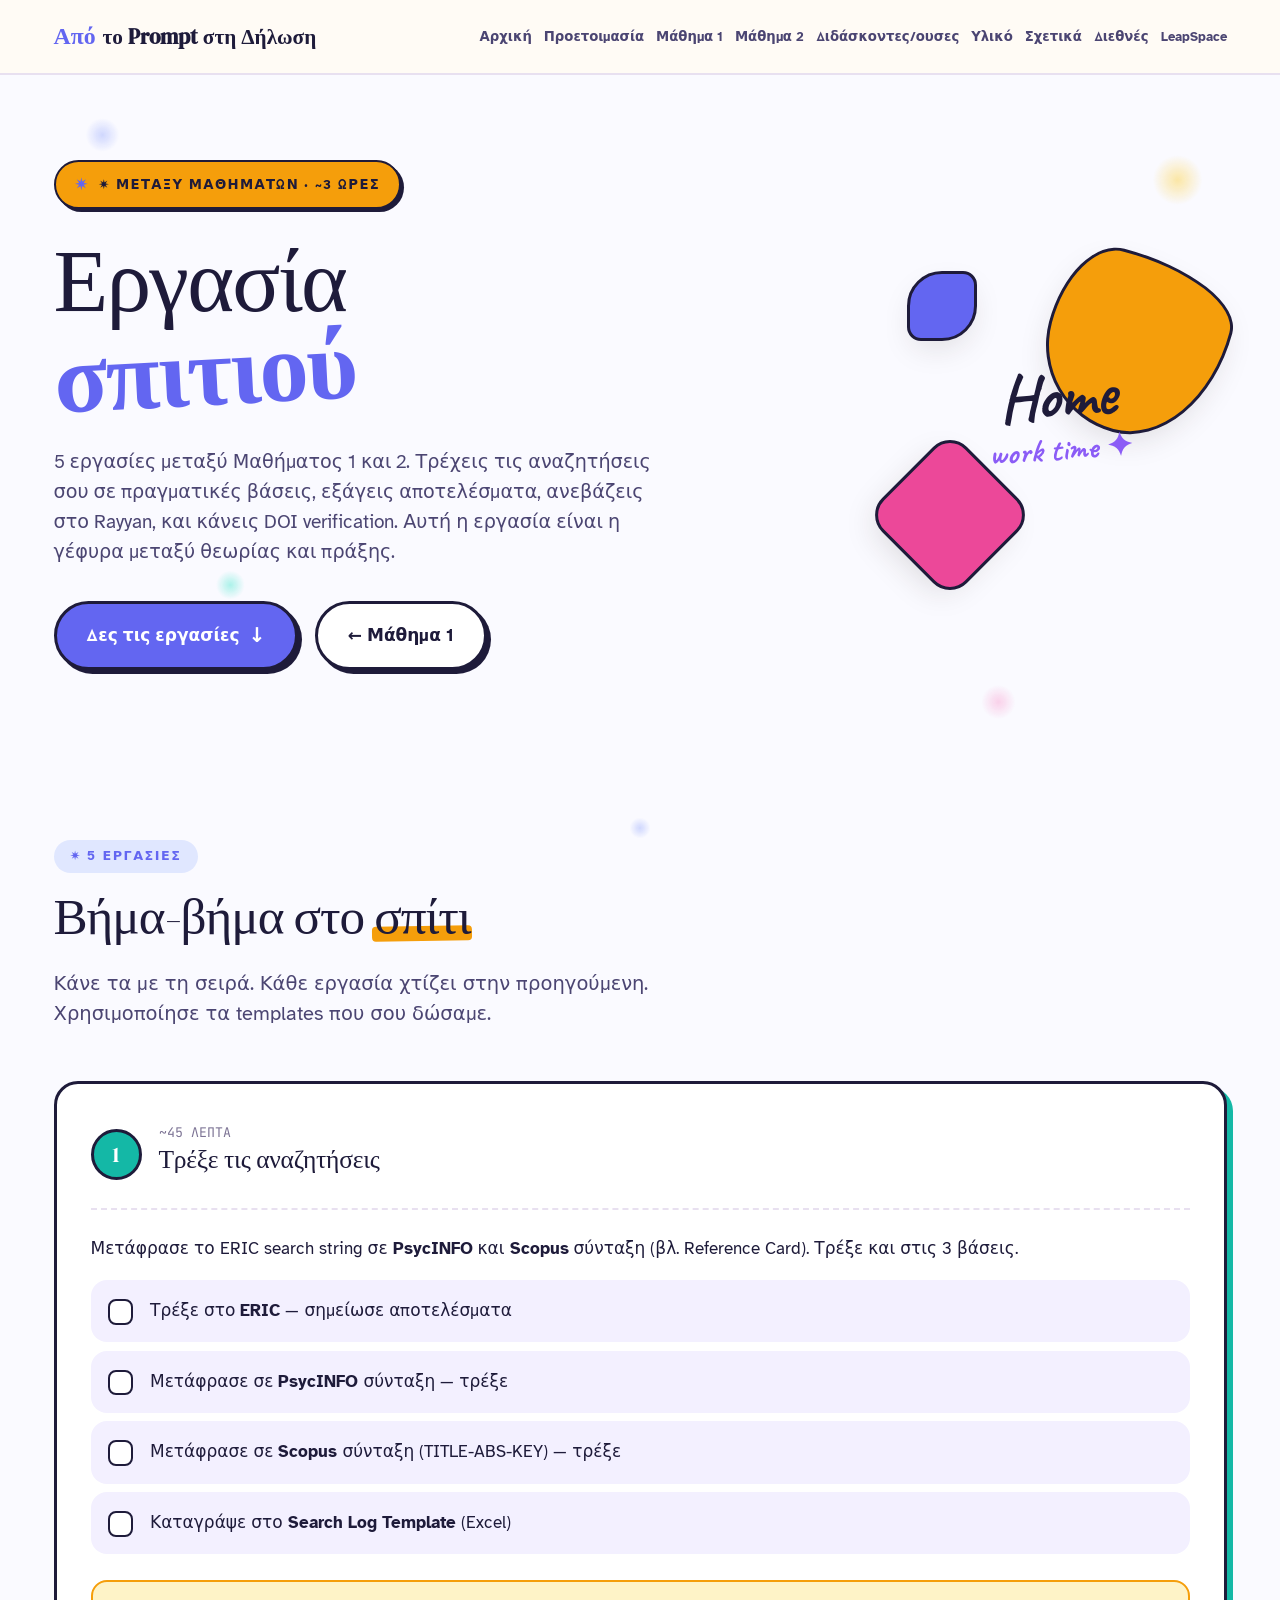
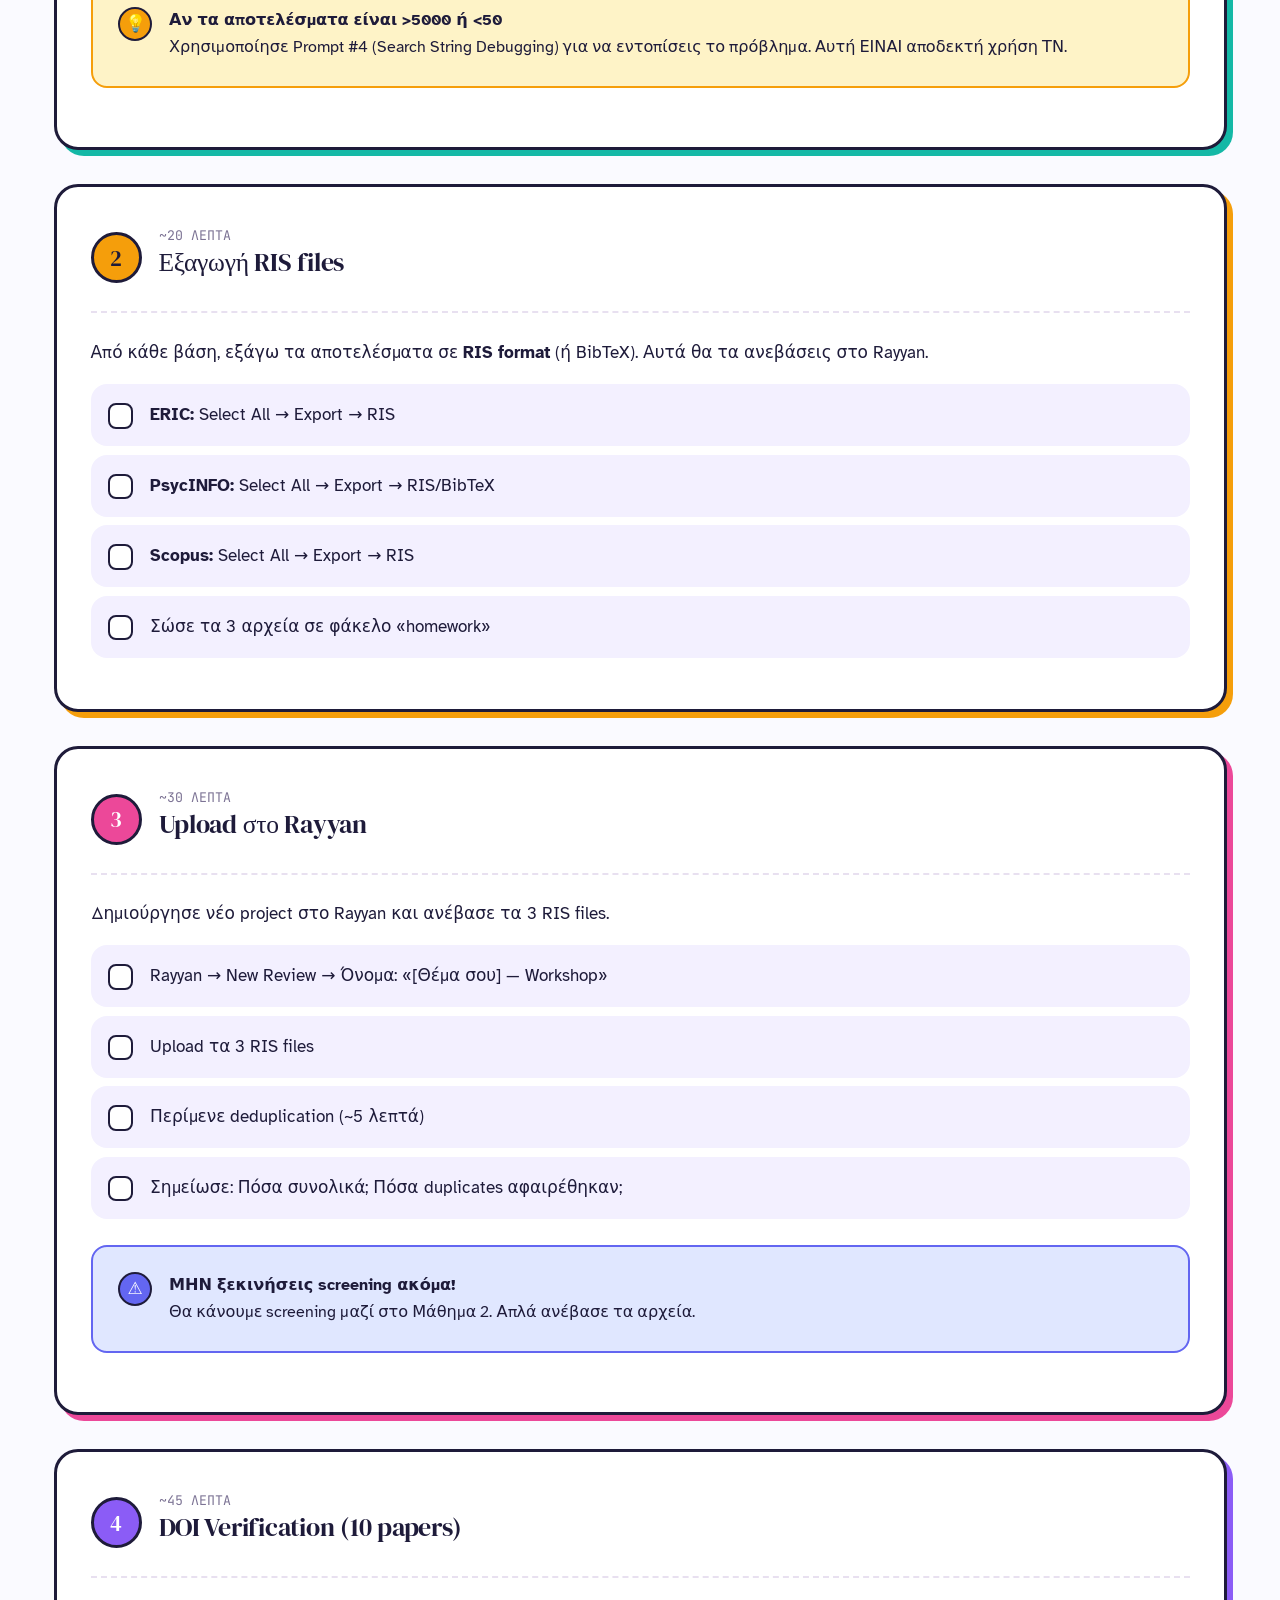
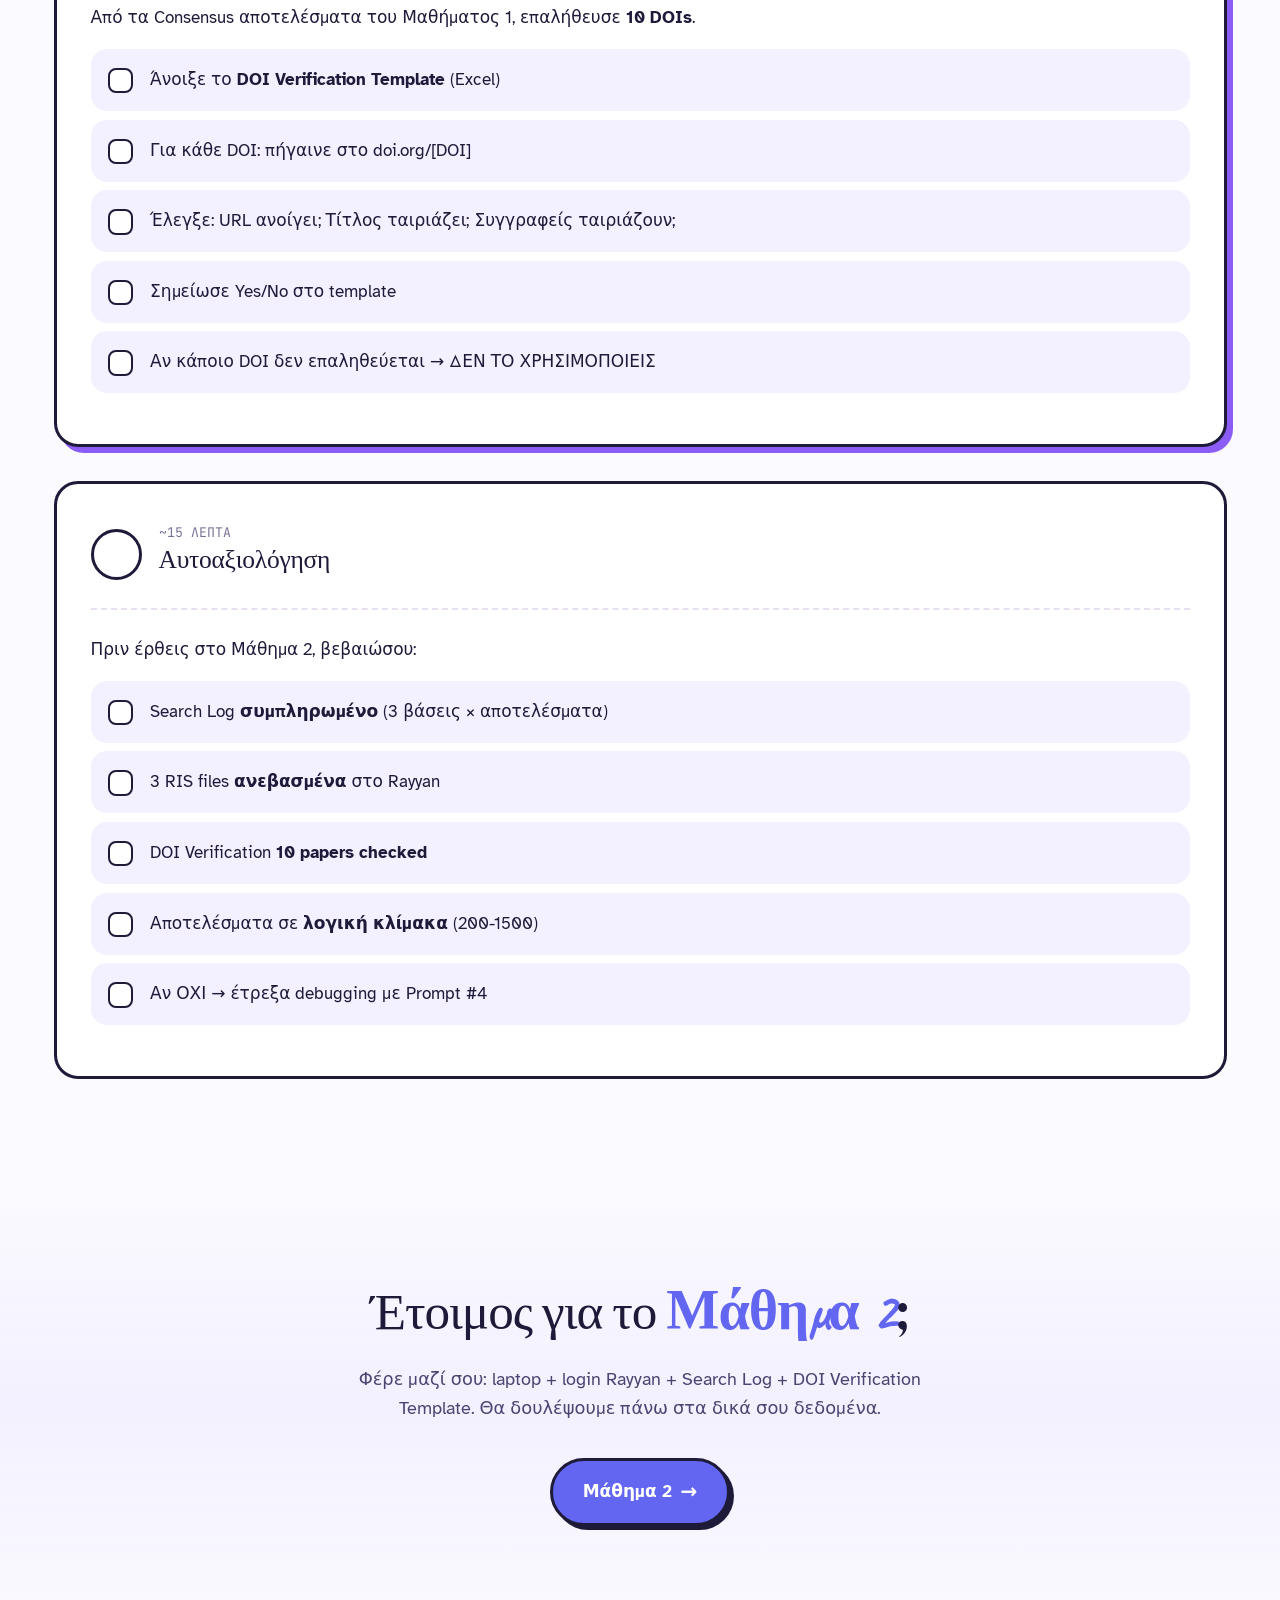
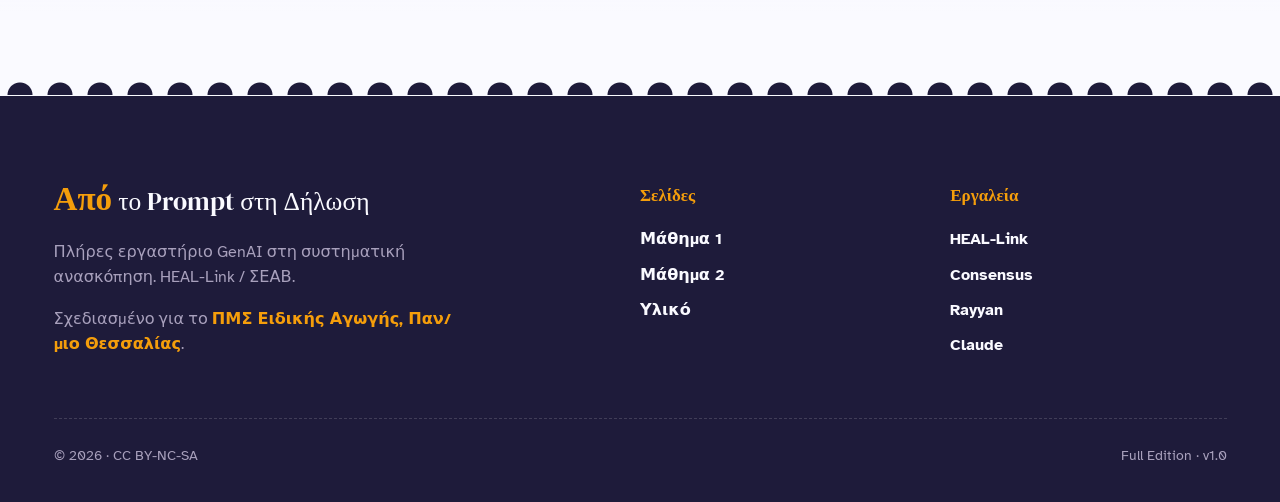
<file: homework.html>
<!DOCTYPE html>
<html lang="el">
<head>
  <meta charset="UTF-8">
  <meta name="viewport" content="width=device-width, initial-scale=1.0">
  <title>Εργασία Σπιτιού · Από το Prompt στη Δήλωση · Full Edition</title>
  <link rel="stylesheet" href="assets/style.css">
  <style>
    .task { background: var(--paper-card); border: 3px solid var(--ink); border-radius: var(--r-lg); padding: var(--space-5); margin-bottom: var(--space-5); }
    .task:nth-of-type(1) { box-shadow: 6px 6px 0 var(--coral); }
    .task:nth-of-type(2) { box-shadow: 6px 6px 0 var(--teal); }
    .task:nth-of-type(3) { box-shadow: 6px 6px 0 var(--sun); }
    .task:nth-of-type(4) { box-shadow: 6px 6px 0 var(--sage); }
    .task:nth-of-type(5) { box-shadow: 6px 6px 0 var(--plum); }
    .task-header { display: flex; align-items: center; gap: var(--space-3); margin-bottom: var(--space-4); padding-bottom: var(--space-3); border-bottom: 2px dashed var(--rule); }
    .task-num { width: 3rem; height: 3rem; border-radius: var(--r-full); display: grid; place-items: center; font-family: var(--font-display); font-size: 1.3rem; color: white; border: 3px solid var(--ink); flex-shrink: 0; }
    .task:nth-of-type(1) .task-num { background: var(--coral); }
    .task:nth-of-type(2) .task-num { background: var(--teal); }
    .task:nth-of-type(3) .task-num { background: var(--sun); color: var(--ink); }
    .task:nth-of-type(4) .task-num { background: var(--sage); }
    .task:nth-of-type(5) .task-num { background: var(--plum); }
    .task-title { font-family: var(--font-display); font-size: 1.5rem; line-height: 1.1; }
    .task-time { font-family: var(--font-mono); font-size: 0.78rem; color: var(--muted); }
    .checklist { list-style: none; margin: var(--space-3) 0; }
    .checklist li { display: flex; gap: var(--space-3); padding: var(--space-3); background: var(--paper-warm); border-radius: var(--r-md); margin-bottom: var(--space-2); }
    .checklist .check { flex-shrink: 0; width: 1.5rem; height: 1.5rem; border-radius: var(--r-sm); border: 2px solid var(--ink); background: white; margin-top: 2px; }
    .callout { background: var(--sun-bg); border: 2px solid var(--sun); border-radius: var(--r-md); padding: var(--space-4); margin: var(--space-4) 0; display: flex; gap: var(--space-3); }
    .callout-icon { flex-shrink: 0; width: 2rem; height: 2rem; border-radius: var(--r-full); background: var(--sun); color: var(--ink); display: grid; place-items: center; font-weight: 700; border: 2px solid var(--ink); }
  </style>
</head>
<body>

<nav class="nav">
  <div class="nav-inner">
    <a href="index.html" class="nav-brand"><span class="spark">Από</span> το Prompt στη Δήλωση</a>
    <ul class="nav-links">
      <li><a href="index.html">Αρχική</a></li>
      <li><a href="prepare.html">Προετοιμασία</a></li>
      <li><a href="session-1.html">Μάθημα 1</a></li>
      <li><a href="session-2.html">Μάθημα 2</a></li>
      <li><a href="instructor.html">Διδάσκοντες/ουσες</a></li>
      <li><a href="materials.html">Υλικό</a></li>
      <li><a href="about.html">Σχετικά</a></li>
      <li><a href="international.html">Διεθνές</a></li>
      <li><a href="leapspace.html">LeapSpace</a></li>
    </ul>
  </div>
</nav>

<header class="hero">
  <div class="container">
    <div class="hero-grid">
      <div class="hero-content">
        <div class="eyebrow fade-up">✷ Μεταξύ Μαθημάτων · ~3 ώρες</div>
        <h1 class="hero-title fade-up">Εργασία<br><span class="hand">σπιτιού</span></h1>
        <p class="hero-subtitle fade-up">
          5 εργασίες μεταξύ Μαθήματος 1 και 2. Τρέχεις τις αναζητήσεις σου σε πραγματικές βάσεις, εξάγεις αποτελέσματα, ανεβάζεις στο Rayyan, και κάνεις DOI verification. Αυτή η εργασία είναι η γέφυρα μεταξύ θεωρίας και πράξης.
        </p>
        <div class="cta-group fade-up">
          <a href="#tasks" class="btn">Δες τις εργασίες <span class="arrow">↓</span></a>
          <a href="session-1.html" class="btn btn-outline">← Μάθημα 1</a>
        </div>
      </div>
      <div class="hero-illo">
        <div class="hero-shape shape-1" style="background: var(--sun); top: 0; right: 0;"></div>
        <div class="hero-shape shape-2" style="background: var(--sage); bottom: 0; left: 0;"></div>
        <div class="hero-shape shape-3" style="background: var(--coral); top: 5%; left: 5%;"></div>
        <div class="hero-label">Home<br><span>work time ✦</span></div>
      </div>
    </div>
  </div>
</header>

<section id="tasks">
  <div class="container">
    <div class="section-eyebrow">✷ 5 εργασίες</div>
    <h2 class="section-title">Βήμα-βήμα στο <span class="accent">σπίτι</span></h2>
    <p class="section-lead">Κάνε τα με τη σειρά. Κάθε εργασία χτίζει στην προηγούμενη. Χρησιμοποίησε τα templates που σου δώσαμε.</p>

    <!-- TASK 1 -->
    <div class="task">
      <div class="task-header">
        <div class="task-num">1</div>
        <div><span class="task-time">~45 ΛΕΠΤΑ</span><h3 class="task-title">Τρέξε τις αναζητήσεις</h3></div>
      </div>
      <p>Μετάφρασε το ERIC search string σε <strong>PsycINFO</strong> και <strong>Scopus</strong> σύνταξη (βλ. Reference Card). Τρέξε και στις 3 βάσεις.</p>
      <ul class="checklist">
        <li><span class="check"></span><div>Τρέξε στο <strong>ERIC</strong> — σημείωσε αποτελέσματα</div></li>
        <li><span class="check"></span><div>Μετάφρασε σε <strong>PsycINFO</strong> σύνταξη — τρέξε</div></li>
        <li><span class="check"></span><div>Μετάφρασε σε <strong>Scopus</strong> σύνταξη (TITLE-ABS-KEY) — τρέξε</div></li>
        <li><span class="check"></span><div>Καταγράψε στο <strong>Search Log Template</strong> (Excel)</div></li>
      </ul>
      <div class="callout">
        <div class="callout-icon">💡</div>
        <div style="font-size: 0.95rem;"><strong>Αν τα αποτελέσματα είναι >5000 ή <50</strong><br>Χρησιμοποίησε Prompt #4 (Search String Debugging) για να εντοπίσεις το πρόβλημα. Αυτή ΕΙΝΑΙ αποδεκτή χρήση ΤΝ.</div>
      </div>
    </div>

    <!-- TASK 2 -->
    <div class="task">
      <div class="task-header">
        <div class="task-num">2</div>
        <div><span class="task-time">~20 ΛΕΠΤΑ</span><h3 class="task-title">Εξαγωγή RIS files</h3></div>
      </div>
      <p>Από κάθε βάση, εξάγω τα αποτελέσματα σε <strong>RIS format</strong> (ή BibTeX). Αυτά θα τα ανεβάσεις στο Rayyan.</p>
      <ul class="checklist">
        <li><span class="check"></span><div><strong>ERIC:</strong> Select All → Export → RIS</div></li>
        <li><span class="check"></span><div><strong>PsycINFO:</strong> Select All → Export → RIS/BibTeX</div></li>
        <li><span class="check"></span><div><strong>Scopus:</strong> Select All → Export → RIS</div></li>
        <li><span class="check"></span><div>Σώσε τα 3 αρχεία σε φάκελο «homework»</div></li>
      </ul>
    </div>

    <!-- TASK 3 -->
    <div class="task">
      <div class="task-header">
        <div class="task-num">3</div>
        <div><span class="task-time">~30 ΛΕΠΤΑ</span><h3 class="task-title">Upload στο Rayyan</h3></div>
      </div>
      <p>Δημιούργησε νέο project στο Rayyan και ανέβασε τα 3 RIS files.</p>
      <ul class="checklist">
        <li><span class="check"></span><div>Rayyan → New Review → Όνομα: «[Θέμα σου] — Workshop»</div></li>
        <li><span class="check"></span><div>Upload τα 3 RIS files</div></li>
        <li><span class="check"></span><div>Περίμενε deduplication (~5 λεπτά)</div></li>
        <li><span class="check"></span><div>Σημείωσε: Πόσα συνολικά; Πόσα duplicates αφαιρέθηκαν;</div></li>
      </ul>
      <div class="callout" style="background: var(--coral-bg); border-color: var(--coral);">
        <div class="callout-icon" style="background: var(--coral); color: white;">⚠</div>
        <div style="font-size: 0.95rem;"><strong>ΜΗΝ ξεκινήσεις screening ακόμα!</strong><br>Θα κάνουμε screening μαζί στο Μάθημα 2. Απλά ανέβασε τα αρχεία.</div>
      </div>
    </div>

    <!-- TASK 4 -->
    <div class="task">
      <div class="task-header">
        <div class="task-num">4</div>
        <div><span class="task-time">~45 ΛΕΠΤΑ</span><h3 class="task-title">DOI Verification (10 papers)</h3></div>
      </div>
      <p>Από τα Consensus αποτελέσματα του Μαθήματος 1, επαλήθευσε <strong>10 DOIs</strong>.</p>
      <ul class="checklist">
        <li><span class="check"></span><div>Άνοιξε το <strong>DOI Verification Template</strong> (Excel)</div></li>
        <li><span class="check"></span><div>Για κάθε DOI: πήγαινε στο doi.org/[DOI]</div></li>
        <li><span class="check"></span><div>Έλεγξε: URL ανοίγει; Τίτλος ταιριάζει; Συγγραφείς ταιριάζουν;</div></li>
        <li><span class="check"></span><div>Σημείωσε Yes/No στο template</div></li>
        <li><span class="check"></span><div>Αν κάποιο DOI δεν επαληθεύεται → ΔΕΝ ΤΟ ΧΡΗΣΙΜΟΠΟΙΕΙΣ</div></li>
      </ul>
    </div>

    <!-- TASK 5 -->
    <div class="task">
      <div class="task-header">
        <div class="task-num">5</div>
        <div><span class="task-time">~15 ΛΕΠΤΑ</span><h3 class="task-title">Αυτοαξιολόγηση</h3></div>
      </div>
      <p>Πριν έρθεις στο Μάθημα 2, βεβαιώσου:</p>
      <ul class="checklist">
        <li><span class="check"></span><div>Search Log <strong>συμπληρωμένο</strong> (3 βάσεις × αποτελέσματα)</div></li>
        <li><span class="check"></span><div>3 RIS files <strong>ανεβασμένα</strong> στο Rayyan</div></li>
        <li><span class="check"></span><div>DOI Verification <strong>10 papers checked</strong></div></li>
        <li><span class="check"></span><div>Αποτελέσματα σε <strong>λογική κλίμακα</strong> (200-1500)</div></li>
        <li><span class="check"></span><div>Αν ΟΧΙ → έτρεξα debugging με Prompt #4</div></li>
      </ul>
    </div>

  </div>
</section>

<section class="glance">
  <div class="container">
    <div class="text-center" style="max-width: 36rem; margin: 0 auto;">
      <h2 class="section-title" style="margin: 0 auto var(--space-4);">Έτοιμος για το <span class="hand">Μάθημα 2</span>;</h2>
      <p style="font-size: 1.05rem; color: var(--ink-soft);">Φέρε μαζί σου: laptop + login Rayyan + Search Log + DOI Verification Template. Θα δουλέψουμε πάνω στα δικά σου δεδομένα.</p>
      <div style="margin-top: var(--space-5);">
        <a href="session-2.html" class="btn">Μάθημα 2 <span class="arrow">→</span></a>
      </div>
    </div>
  </div>
</section>

<footer class="footer">
  <div class="container">
    <div class="footer-grid">
      <div>
        <div class="footer-brand"><span class="hand">Από</span> το Prompt στη Δήλωση</div>
        <p class="footer-text">Πλήρες εργαστήριο GenAI στη συστηματική ανασκόπηση. HEAL-Link / ΣΕΑΒ.</p>
        <p class="footer-text" style="margin-top: 1rem;">Σχεδιασμένο για το <a href="https://maspecialed.sed.uth.gr/perigrammata-mathimatwn/" target="_blank" rel="noopener" style="color: var(--sun);">ΠΜΣ Ειδικής Αγωγής, Παν/μιο Θεσσαλίας</a>.</p>
      </div>
      <div><h5>Σελίδες</h5><ul><li><a href="session-1.html">Μάθημα 1</a></li><li><a href="session-2.html">Μάθημα 2</a></li><li><a href="materials.html">Υλικό</a></li></ul></div>
      <div><h5>Εργαλεία</h5><ul><li><a href="https://www.heal-link.gr/" target="_blank" rel="noopener">HEAL-Link</a></li><li><a href="https://consensus.app" target="_blank" rel="noopener">Consensus</a></li><li><a href="https://rayyan.ai" target="_blank" rel="noopener">Rayyan</a></li><li><a href="https://claude.ai" target="_blank" rel="noopener">Claude</a></li></ul></div>
    </div>
    <div class="footer-bottom"><div>© 2026 · CC BY-NC-SA</div><div>Full Edition · v1.0</div></div>
  </div>
</footer>

</body>
</html>
</file>
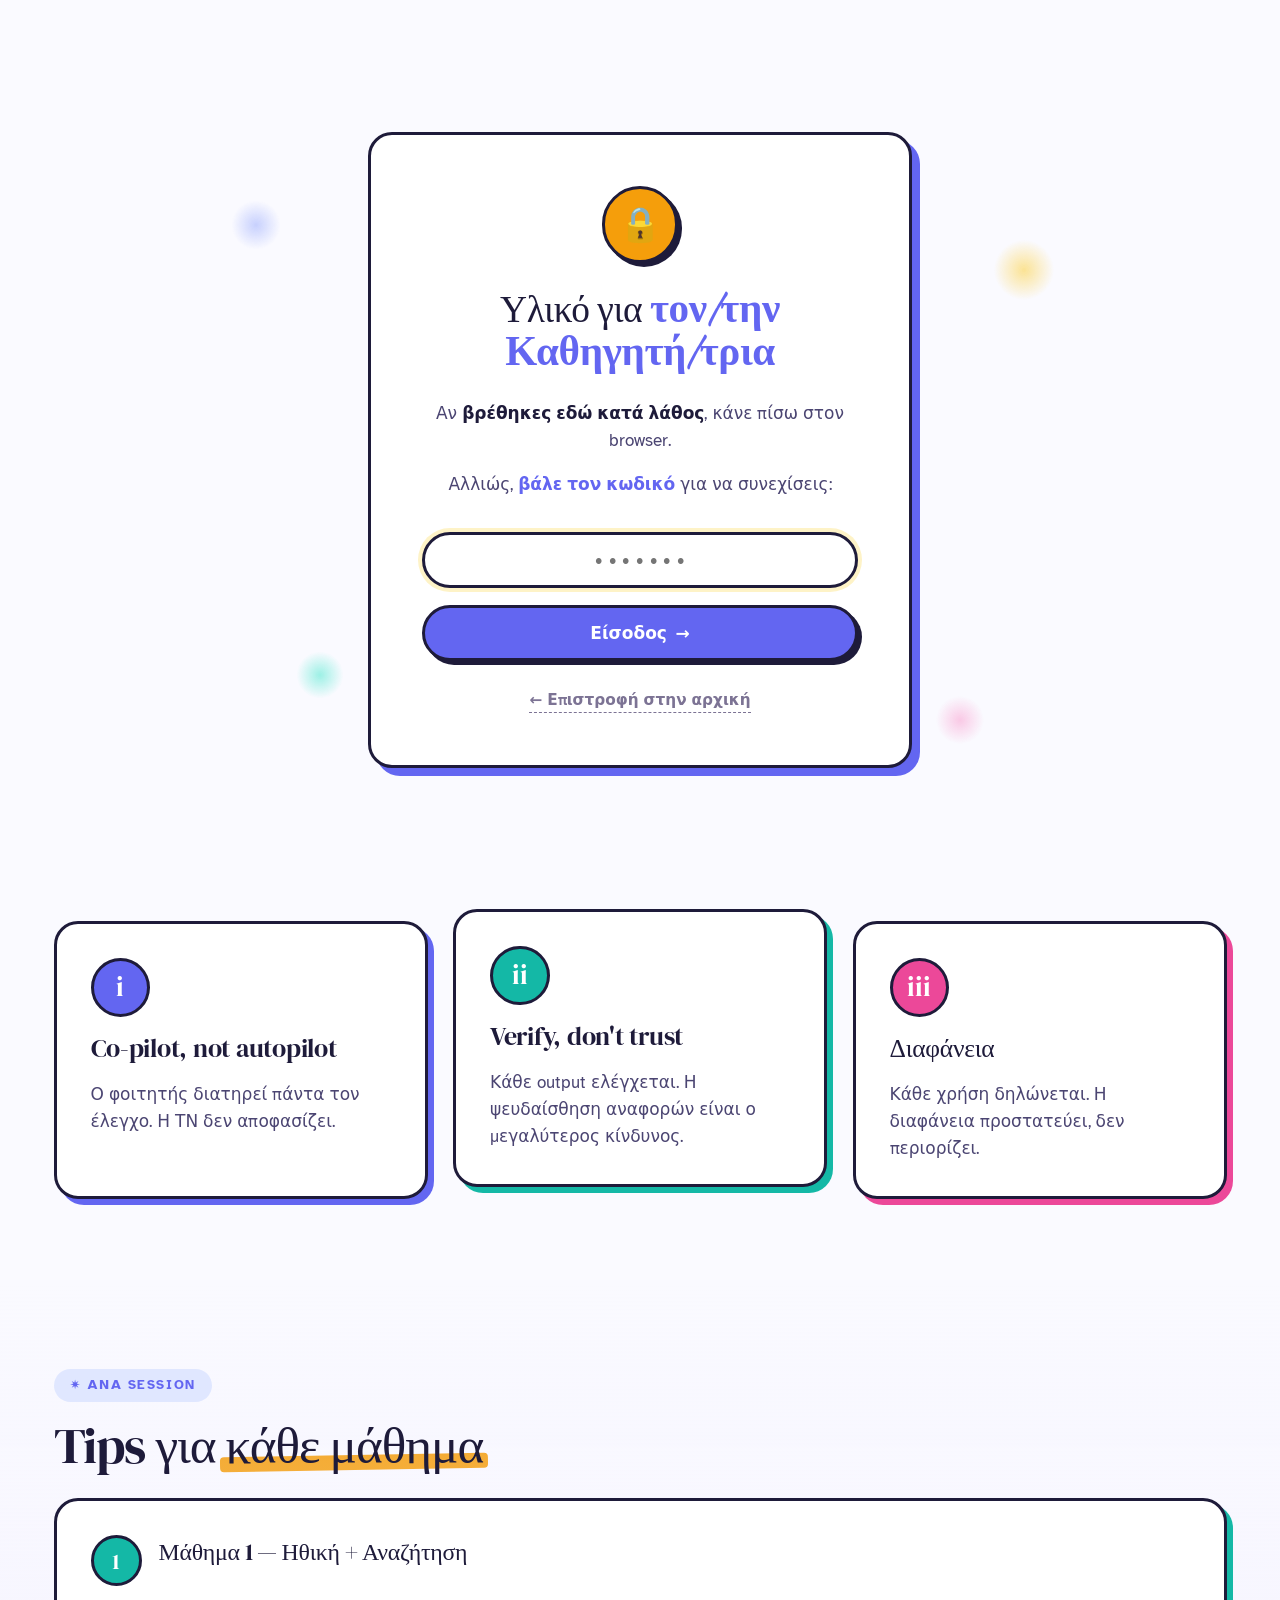
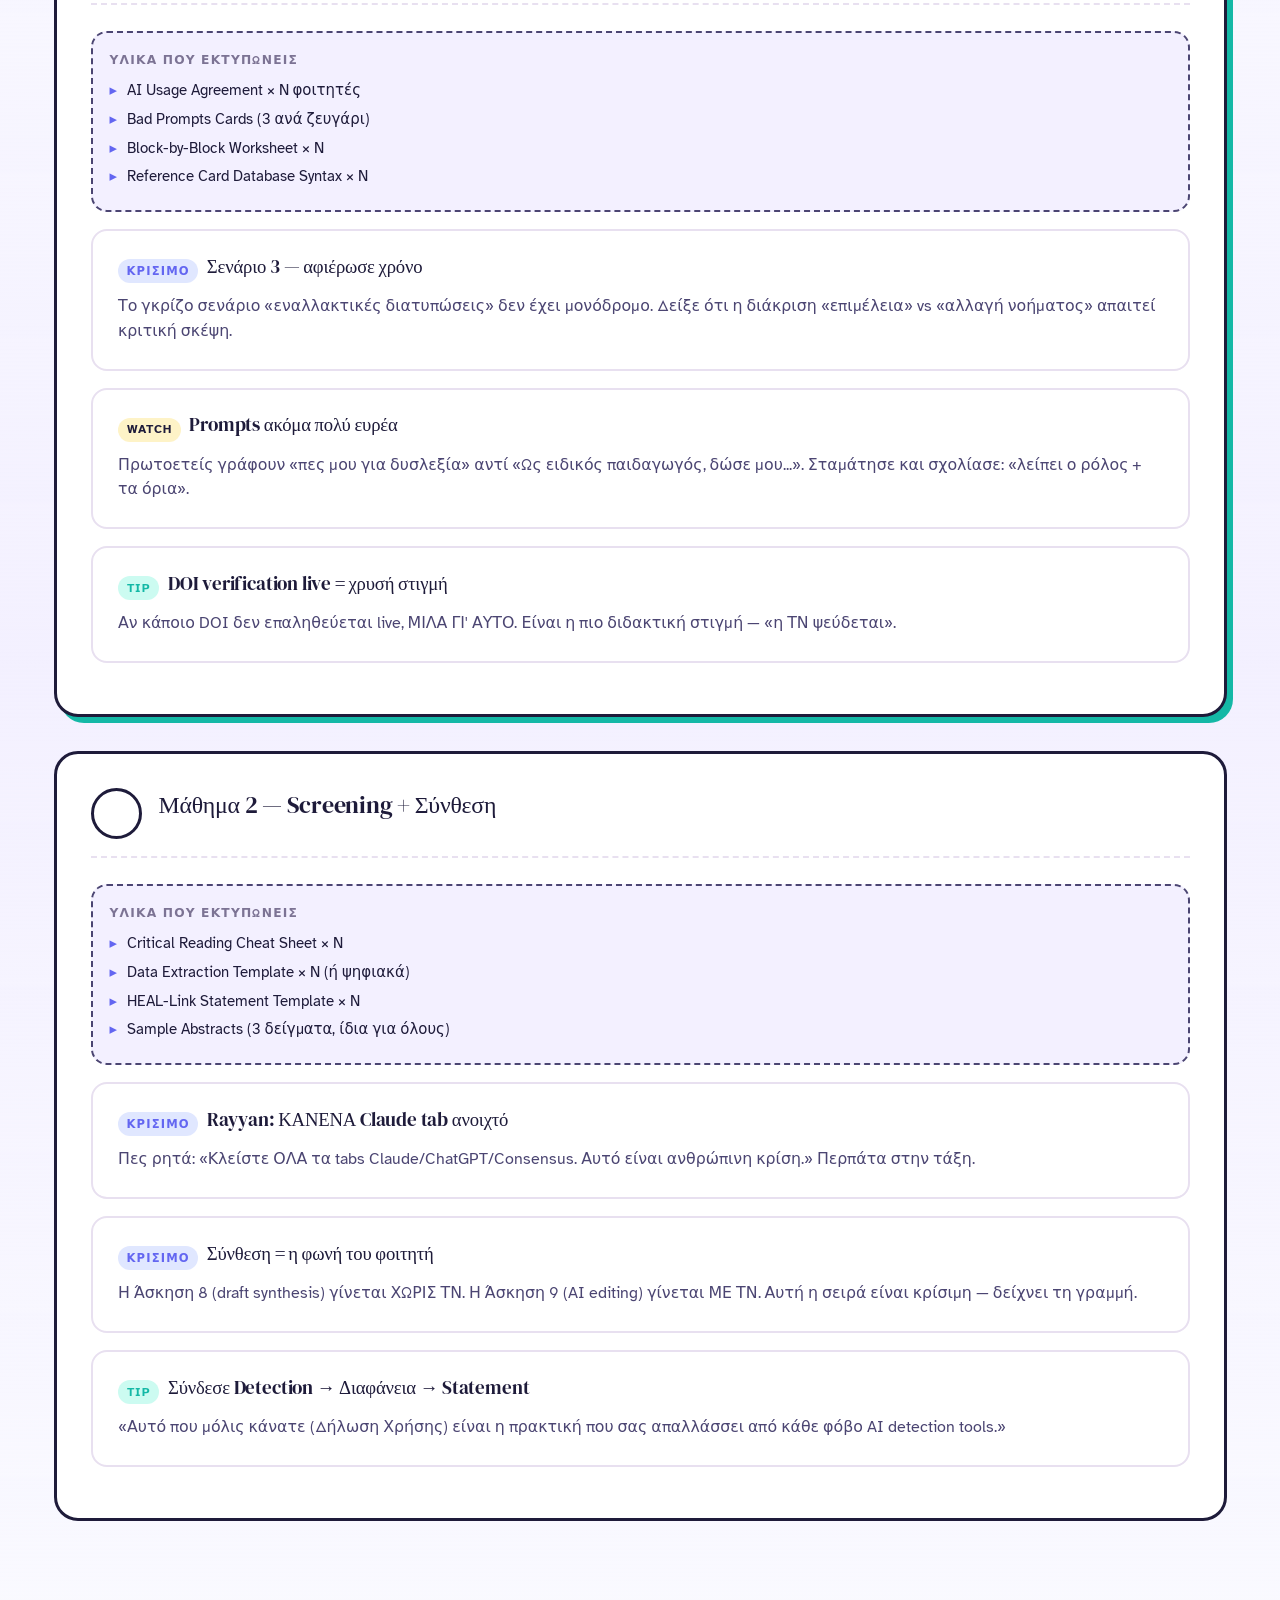
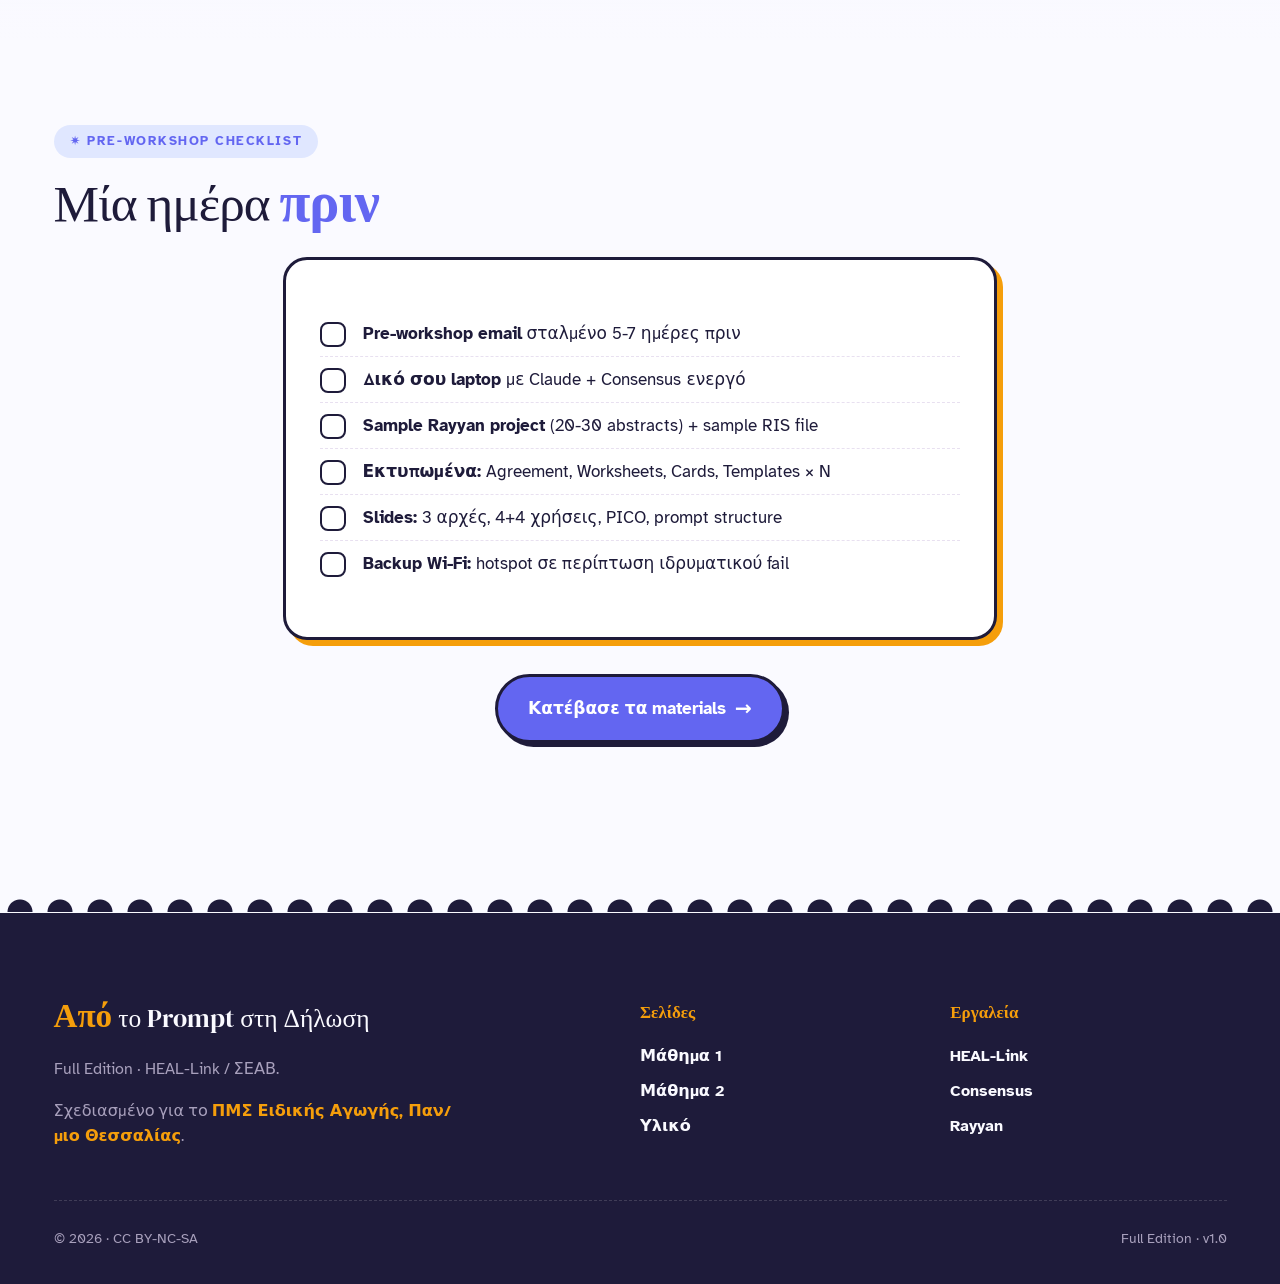
<file: instructor.html>
<!DOCTYPE html>
<html lang="el">
<head>
  <meta charset="UTF-8">
  <meta name="viewport" content="width=device-width, initial-scale=1.0">
  <title>Διδάσκοντες/ουσες · Από το Prompt στη Δήλωση · Full Edition</title>
  <link rel="stylesheet" href="assets/style.css">
  <style>
    .tip-card { background: var(--paper-card); border: 2px solid var(--rule); border-radius: var(--r-md); padding: var(--space-4); margin-bottom: var(--space-3); transition: all 0.2s; }
    .tip-card:hover { border-color: var(--coral); transform: translateY(-2px); }
    .tip-header { display: flex; align-items: center; gap: var(--space-2); margin-bottom: var(--space-2); }
    .tip-badge { font-size: 0.68rem; font-weight: 700; letter-spacing: 0.1em; text-transform: uppercase; padding: 0.15rem 0.5rem; border-radius: var(--r-full); }
    .badge-tip { background: var(--teal-bg); color: var(--teal); }
    .badge-watch { background: var(--sun-bg); color: var(--ink); }
    .badge-critical { background: var(--coral-bg); color: var(--coral); }
    .tip-title { font-family: var(--font-display); font-size: 1.1rem; font-weight: 400; flex: 1; }
    .tip-body { font-size: 0.93rem; color: var(--ink-soft); line-height: 1.55; }
    .session-card { background: var(--paper-card); border: 3px solid var(--ink); border-radius: var(--r-lg); padding: var(--space-5); margin-bottom: var(--space-5); }
    .session-card:nth-of-type(1) { box-shadow: 6px 6px 0 var(--coral); }
    .session-card:nth-of-type(2) { box-shadow: 6px 6px 0 var(--teal); }
    .session-card-header { display: flex; align-items: center; gap: var(--space-3); margin-bottom: var(--space-4); padding-bottom: var(--space-3); border-bottom: 2px dashed var(--rule); }
    .session-card-num { width: 3rem; height: 3rem; border-radius: var(--r-full); display: grid; place-items: center; font-family: var(--font-display); font-size: 1.3rem; color: white; border: 3px solid var(--ink); flex-shrink: 0; }
    .session-card:nth-of-type(1) .session-card-num { background: var(--coral); }
    .session-card:nth-of-type(2) .session-card-num { background: var(--teal); }
    .materials-needed { background: var(--paper-warm); border: 2px dashed var(--ink-soft); border-radius: var(--r-md); padding: var(--space-3); margin: var(--space-3) 0; }
    .materials-needed h5 { font-size: 0.72rem; font-weight: 700; letter-spacing: 0.1em; text-transform: uppercase; color: var(--muted); margin-bottom: var(--space-2); }
    .materials-needed ul { list-style: none; padding: 0; font-size: 0.88rem; }
    .materials-needed li { padding-left: var(--space-3); position: relative; margin-bottom: 4px; }
    .materials-needed li::before { content: '▸'; position: absolute; left: 0; color: var(--coral); }
    .checklist { list-style: none; margin: var(--space-3) 0; }
    .checklist li { display: flex; gap: var(--space-3); padding: var(--space-2) 0; border-bottom: 1px dashed var(--rule); }
    .checklist li:last-child { border-bottom: none; }
    .checklist .check { flex-shrink: 0; width: 1.5rem; height: 1.5rem; border-radius: var(--r-sm); border: 2px solid var(--ink); background: white; margin-top: 2px; }
  </style>
</head>
<body>

<!-- PASSWORD GATE -->
<div id="password-gate">
  <div class="gate-card">
    <div class="gate-icon">🔒</div>
    <h1 class="gate-title">Υλικό για <span class="hand">τον/την Καθηγητή/τρια</span></h1>
    <p class="gate-msg">Αν <em>βρέθηκες εδώ κατά λάθος</em>, κάνε πίσω στον browser.</p>
    <p class="gate-msg">Αλλιώς, <strong>βάλε τον κωδικό</strong> για να συνεχίσεις:</p>
    <div class="gate-form">
      <input type="password" id="gate-password" class="gate-input" placeholder="• • • • • • •" autocomplete="off">
      <button onclick="checkPassword()" class="gate-btn">Είσοδος <span class="arrow">→</span></button>
      <p id="gate-error" class="gate-error">Λάθος κωδικός. Δοκίμασε ξανά.</p>
    </div>
    <a href="index.html" class="gate-back">← Επιστροφή στην αρχική</a>
  </div>
</div>
<script>
  // 🔑 ΑΛΛΑΞΕ ΤΟΝ ΚΩΔΙΚΟ ΕΔΩ:
  const INSTRUCTOR_PASSWORD = "diadaskontes2026";
  if (sessionStorage.getItem('instructor_unlocked') === 'yes') { document.getElementById('password-gate').style.display = 'none'; } else { document.body.classList.add('gate-locked'); }
  function checkPassword() { const input = document.getElementById('gate-password').value; const error = document.getElementById('gate-error'); if (input === INSTRUCTOR_PASSWORD) { document.getElementById('password-gate').style.display = 'none'; document.body.classList.remove('gate-locked'); sessionStorage.setItem('instructor_unlocked', 'yes'); } else { error.classList.add('show'); document.getElementById('gate-password').value = ''; setTimeout(function() { error.classList.remove('show'); }, 3000); } }
  document.getElementById('gate-password').addEventListener('keypress', function(e) { if (e.key === 'Enter') { e.preventDefault(); checkPassword(); } });
  document.getElementById('gate-password').focus();
</script>

<nav class="nav">
  <div class="nav-inner">
    <a href="index.html" class="nav-brand"><span class="spark">Από</span> το Prompt στη Δήλωση</a>
    <ul class="nav-links">
      <li><a href="index.html">Αρχική</a></li>
      <li><a href="prepare.html">Προετοιμασία</a></li>
      <li><a href="session-1.html">Μάθημα 1</a></li>
      <li><a href="session-2.html">Μάθημα 2</a></li>
      <li><a href="instructor.html" class="active">Διδάσκοντες/ουσες</a></li>
      <li><a href="materials.html">Υλικό</a></li>
      <li><a href="about.html">Σχετικά</a></li>
      <li><a href="international.html">Διεθνές</a></li>
      <li><a href="leapspace.html">LeapSpace</a></li>
    </ul>
  </div>
</nav>

<header class="hero">
  <div class="container">
    <div class="hero-grid">
      <div class="hero-content">
        <div class="eyebrow fade-up">✷ Lesson Plan · Full Edition · 2 × 3 ώρες</div>
        <h1 class="hero-title fade-up">Οδηγός<br><span class="hand">διδασκαλίας</span></h1>
        <p class="hero-subtitle fade-up">Πλήρης οδηγός για 2 τρίωρα μαθήματα + pre-work + homework. Φιλοσοφία, teaching tips, watch-fors, materials ανά session.</p>
        <div class="cta-group fade-up">
          <a href="materials-instructors.html" class="btn">Υλικό Διδάσκοντος <span class="arrow">→</span></a>
          <a href="#sessions" class="btn btn-outline">Lesson Plan ↓</a>
        </div>
      </div>
      <div class="hero-illo">
        <div class="hero-shape shape-1" style="background: var(--coral); top: 0; right: 0;"></div>
        <div class="hero-shape shape-2" style="background: var(--teal); bottom: 0; left: 0;"></div>
        <div class="hero-shape shape-3" style="background: var(--sun); top: 5%; left: 5%;"></div>
        <div class="hero-label">Teach<br><span>with care ✦</span></div>
      </div>
    </div>
  </div>
</header>

<section>
  <div class="container">
    <div class="section-eyebrow">✷ Φιλοσοφία</div>
    <h2 class="section-title">Co-pilot, <span class="hand">verify</span>, διαφάνεια</h2>
    <div class="principles-grid">
      <div class="principle fade-up"><div class="principle-icon">i</div><h3 class="principle-title">Co-pilot, not autopilot</h3><p class="principle-text">Ο φοιτητής διατηρεί πάντα τον έλεγχο. Η ΤΝ δεν αποφασίζει.</p></div>
      <div class="principle fade-up"><div class="principle-icon">ii</div><h3 class="principle-title">Verify, don't trust</h3><p class="principle-text">Κάθε output ελέγχεται. Η ψευδαίσθηση αναφορών είναι ο μεγαλύτερος κίνδυνος.</p></div>
      <div class="principle fade-up"><div class="principle-icon">iii</div><h3 class="principle-title">Διαφάνεια</h3><p class="principle-text">Κάθε χρήση δηλώνεται. Η διαφάνεια προστατεύει, δεν περιορίζει.</p></div>
    </div>
  </div>
</section>

<section id="sessions" class="glance">
  <div class="container">
    <div class="section-eyebrow">✷ Ανά session</div>
    <h2 class="section-title">Tips για <span class="accent">κάθε μάθημα</span></h2>

    <div class="session-card">
      <div class="session-card-header">
        <div class="session-card-num">1</div>
        <div><h3 style="font-family: var(--font-display); font-size: 1.4rem;">Μάθημα 1 — Ηθική + Αναζήτηση</h3></div>
      </div>
      <div class="materials-needed">
        <h5>Υλικά που εκτυπώνεις</h5>
        <ul>
          <li>AI Usage Agreement × N φοιτητές</li>
          <li>Bad Prompts Cards (3 ανά ζευγάρι)</li>
          <li>Block-by-Block Worksheet × N</li>
          <li>Reference Card Database Syntax × N</li>
        </ul>
      </div>
      <div class="tip-card"><div class="tip-header"><span class="tip-badge badge-critical">Κρίσιμο</span><h4 class="tip-title">Σενάριο 3 — αφιέρωσε χρόνο</h4></div><p class="tip-body">Το γκρίζο σενάριο «εναλλακτικές διατυπώσεις» δεν έχει μονόδρομο. Δείξε ότι η διάκριση «επιμέλεια» vs «αλλαγή νοήματος» απαιτεί κριτική σκέψη.</p></div>
      <div class="tip-card"><div class="tip-header"><span class="tip-badge badge-watch">Watch</span><h4 class="tip-title">Prompts ακόμα πολύ ευρέα</h4></div><p class="tip-body">Πρωτοετείς γράφουν «πες μου για δυσλεξία» αντί «Ως ειδικός παιδαγωγός, δώσε μου...». Σταμάτησε και σχολίασε: «λείπει ο ρόλος + τα όρια».</p></div>
      <div class="tip-card"><div class="tip-header"><span class="tip-badge badge-tip">Tip</span><h4 class="tip-title">DOI verification live = χρυσή στιγμή</h4></div><p class="tip-body">Αν κάποιο DOI δεν επαληθεύεται live, ΜΙΛΑ ΓΙ' ΑΥΤΟ. Είναι η πιο διδακτική στιγμή — «η ΤΝ ψεύδεται».</p></div>
    </div>

    <div class="session-card">
      <div class="session-card-header">
        <div class="session-card-num">2</div>
        <div><h3 style="font-family: var(--font-display); font-size: 1.4rem;">Μάθημα 2 — Screening + Σύνθεση</h3></div>
      </div>
      <div class="materials-needed">
        <h5>Υλικά που εκτυπώνεις</h5>
        <ul>
          <li>Critical Reading Cheat Sheet × N</li>
          <li>Data Extraction Template × N (ή ψηφιακά)</li>
          <li>HEAL-Link Statement Template × N</li>
          <li>Sample Abstracts (3 δείγματα, ίδια για όλους)</li>
        </ul>
      </div>
      <div class="tip-card"><div class="tip-header"><span class="tip-badge badge-critical">Κρίσιμο</span><h4 class="tip-title">Rayyan: ΚΑΝΕΝΑ Claude tab ανοιχτό</h4></div><p class="tip-body">Πες ρητά: «Κλείστε ΟΛΑ τα tabs Claude/ChatGPT/Consensus. Αυτό είναι ανθρώπινη κρίση.» Περπάτα στην τάξη.</p></div>
      <div class="tip-card"><div class="tip-header"><span class="tip-badge badge-critical">Κρίσιμο</span><h4 class="tip-title">Σύνθεση = η φωνή του φοιτητή</h4></div><p class="tip-body">Η Άσκηση 8 (draft synthesis) γίνεται ΧΩΡΙΣ ΤΝ. Η Άσκηση 9 (AI editing) γίνεται ΜΕ ΤΝ. Αυτή η σειρά είναι κρίσιμη — δείχνει τη γραμμή.</p></div>
      <div class="tip-card"><div class="tip-header"><span class="tip-badge badge-tip">Tip</span><h4 class="tip-title">Σύνδεσε Detection → Διαφάνεια → Statement</h4></div><p class="tip-body">«Αυτό που μόλις κάνατε (Δήλωση Χρήσης) είναι η πρακτική που σας απαλλάσσει από κάθε φόβο AI detection tools.»</p></div>
    </div>
  </div>
</section>

<section>
  <div class="container">
    <div class="section-eyebrow">✷ Pre-workshop checklist</div>
    <h2 class="section-title">Μία ημέρα <span class="hand">πριν</span></h2>
    <div style="max-width: 42rem; margin: var(--space-4) auto; background: var(--paper-card); border: 3px solid var(--ink); border-radius: var(--r-lg); padding: var(--space-5); box-shadow: 6px 6px 0 var(--sun);">
      <ul class="checklist">
        <li><span class="check"></span><div><strong>Pre-workshop email</strong> σταλμένο 5-7 ημέρες πριν</div></li>
        <li><span class="check"></span><div><strong>Δικό σου laptop</strong> με Claude + Consensus ενεργό</div></li>
        <li><span class="check"></span><div><strong>Sample Rayyan project</strong> (20-30 abstracts) + sample RIS file</div></li>
        <li><span class="check"></span><div><strong>Εκτυπωμένα:</strong> Agreement, Worksheets, Cards, Templates × N</div></li>
        <li><span class="check"></span><div><strong>Slides:</strong> 3 αρχές, 4+4 χρήσεις, PICO, prompt structure</div></li>
        <li><span class="check"></span><div><strong>Backup Wi-Fi:</strong> hotspot σε περίπτωση ιδρυματικού fail</div></li>
      </ul>
    </div>
    <div class="text-center" style="margin-top: var(--space-5);">
      <a href="materials-instructors.html" class="btn">Κατέβασε τα materials <span class="arrow">→</span></a>
    </div>
  </div>
</section>

<footer class="footer">
  <div class="container">
    <div class="footer-grid">
      <div><div class="footer-brand"><span class="hand">Από</span> το Prompt στη Δήλωση</div><p class="footer-text">Full Edition · HEAL-Link / ΣΕΑΒ.</p><p class="footer-text" style="margin-top:1rem;">Σχεδιασμένο για το <a href="https://maspecialed.sed.uth.gr/perigrammata-mathimatwn/" target="_blank" rel="noopener" style="color:var(--sun);">ΠΜΣ Ειδικής Αγωγής, Παν/μιο Θεσσαλίας</a>.</p></div>
      <div><h5>Σελίδες</h5><ul><li><a href="session-1.html">Μάθημα 1</a></li><li><a href="session-2.html">Μάθημα 2</a></li><li><a href="materials.html">Υλικό</a></li></ul></div>
      <div><h5>Εργαλεία</h5><ul><li><a href="https://www.heal-link.gr/" target="_blank" rel="noopener">HEAL-Link</a></li><li><a href="https://consensus.app" target="_blank" rel="noopener">Consensus</a></li><li><a href="https://rayyan.ai" target="_blank" rel="noopener">Rayyan</a></li></ul></div>
    </div>
    <div class="footer-bottom"><div>© 2026 · CC BY-NC-SA</div><div>Full Edition · v1.0</div></div>
  </div>
</footer>
</body>
</html>
</file>
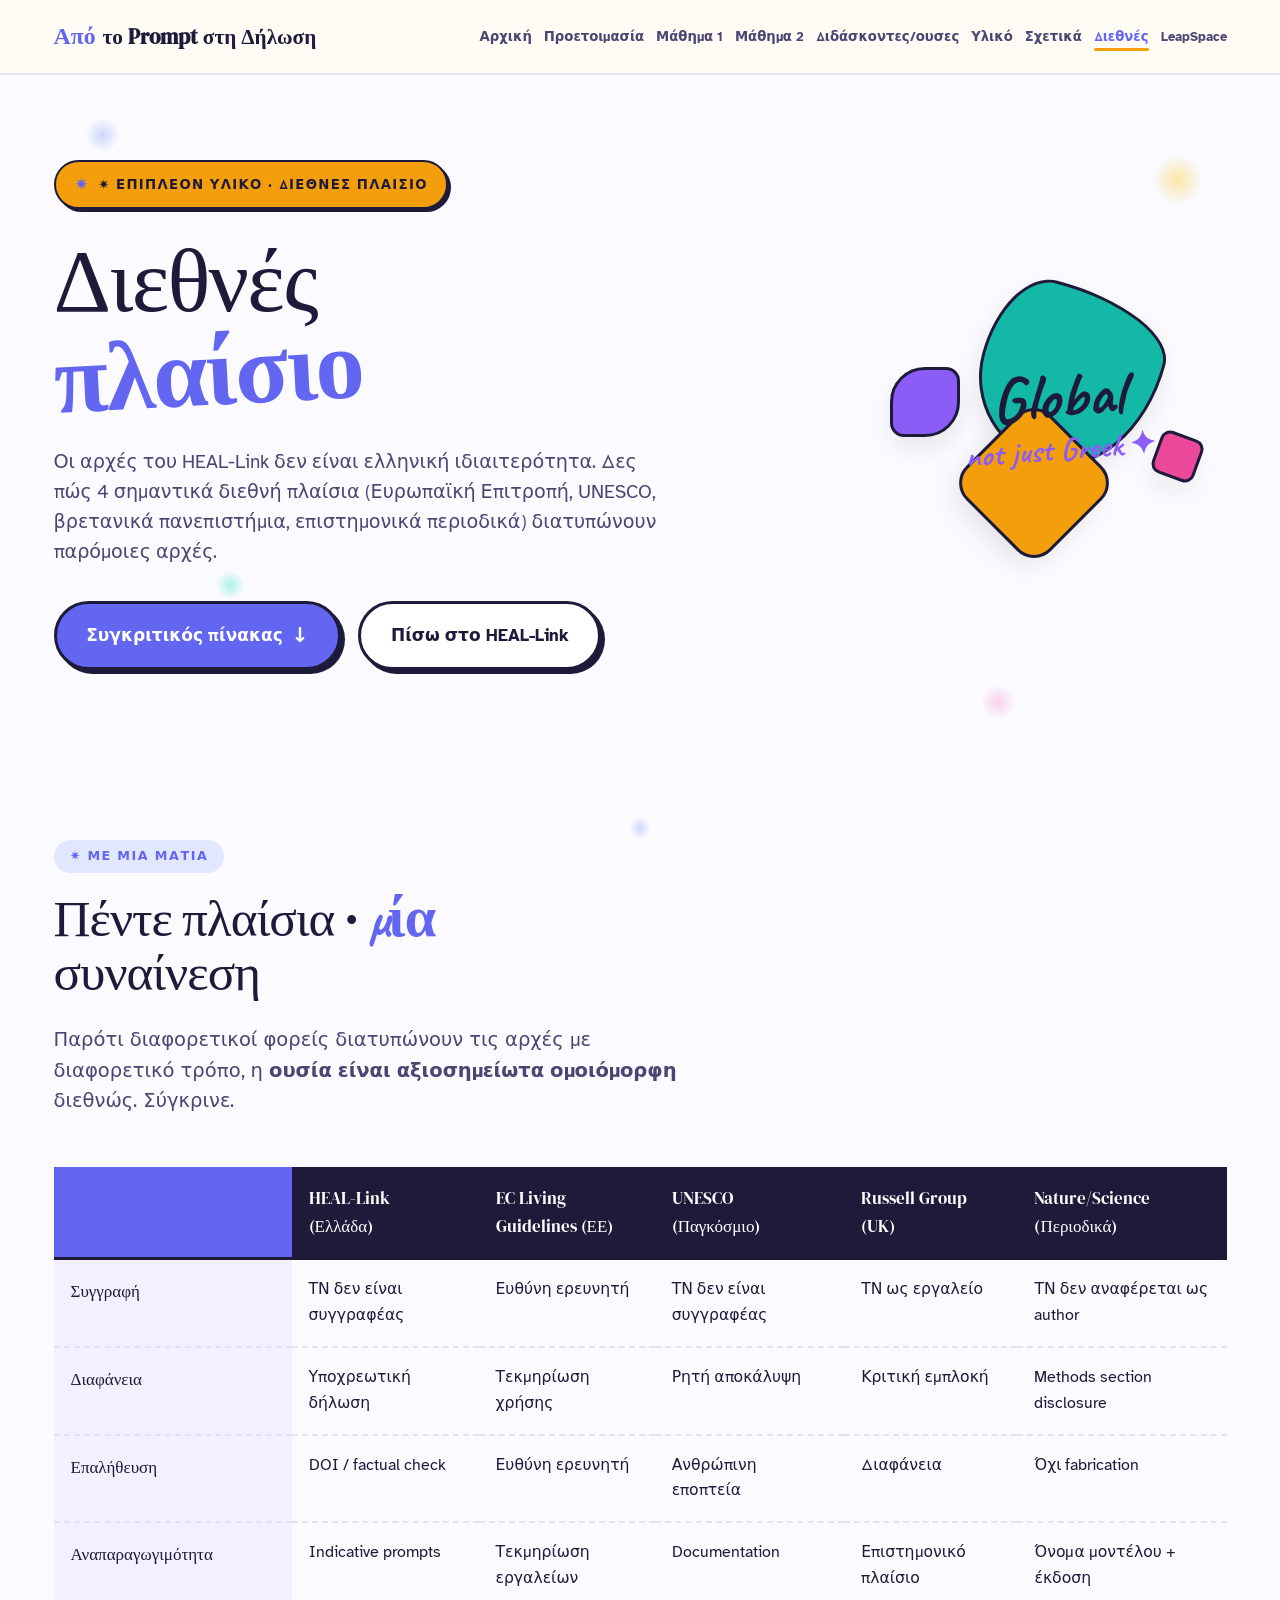
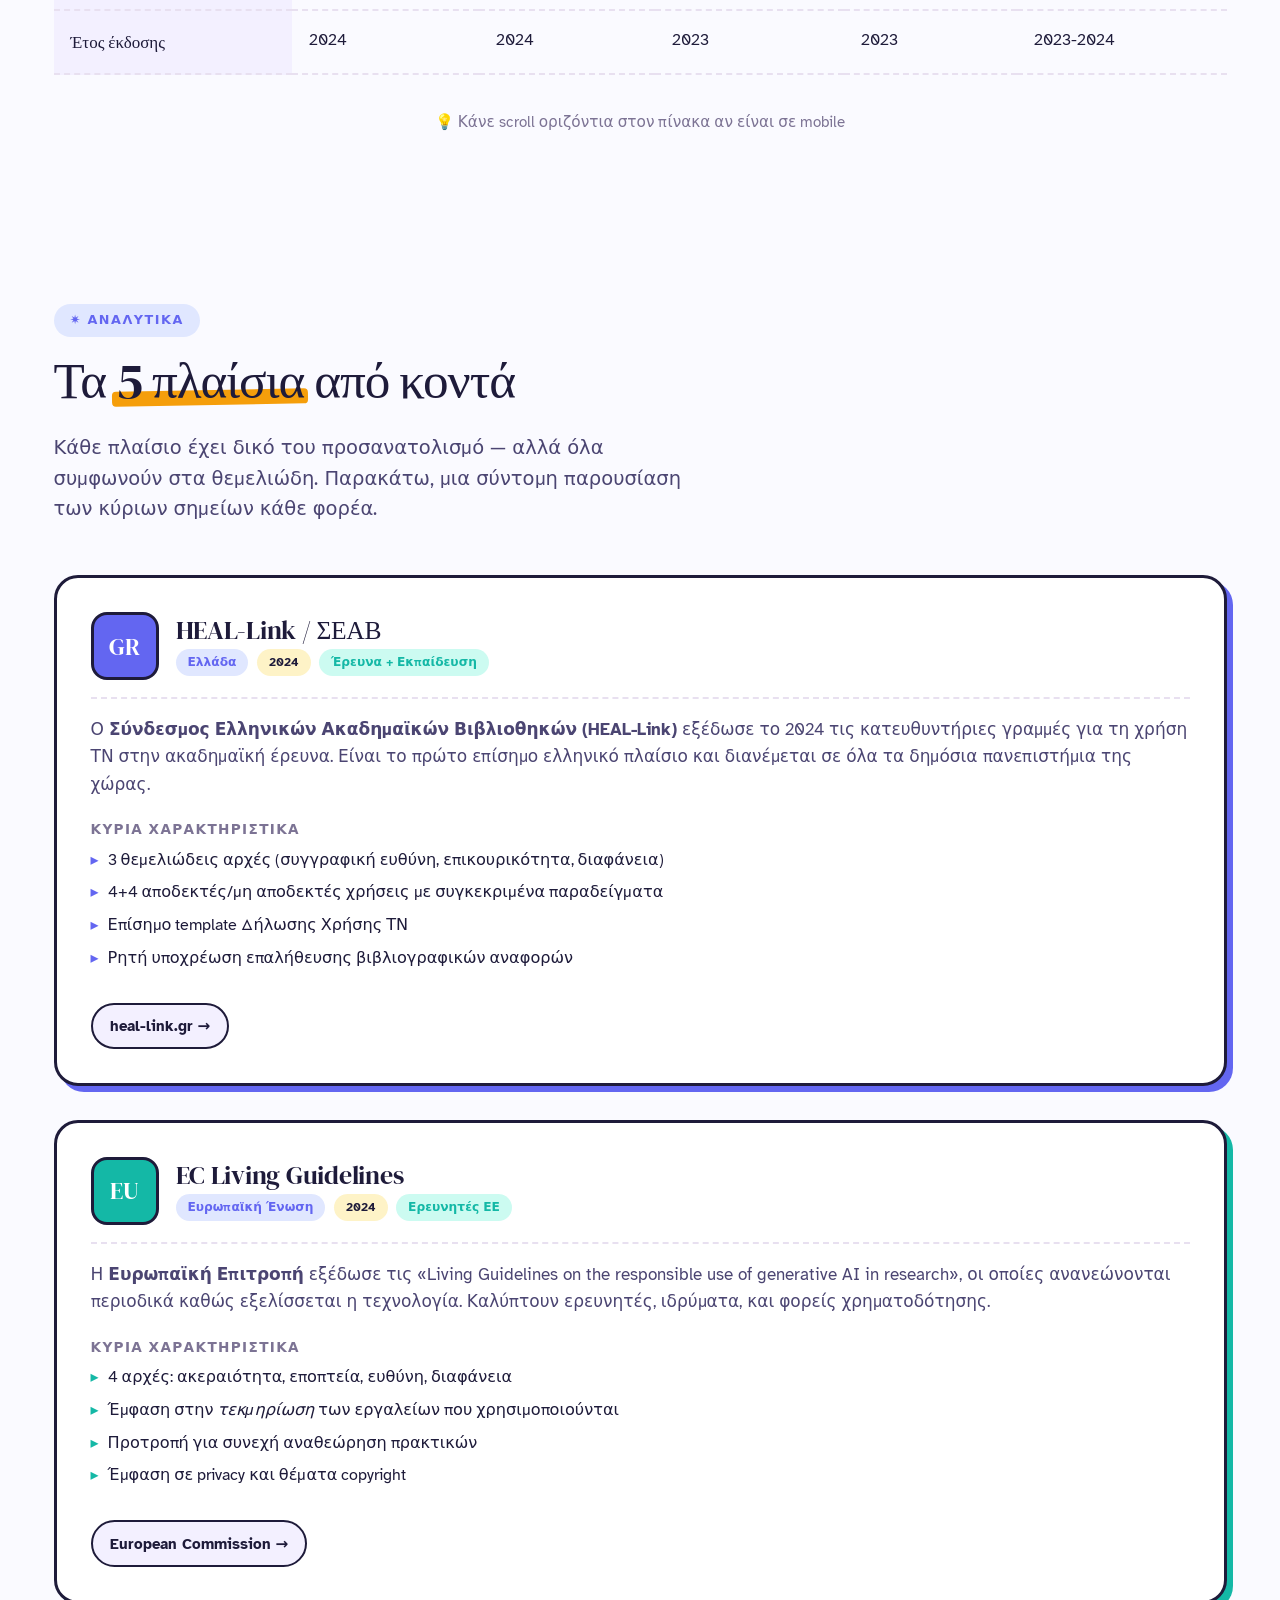
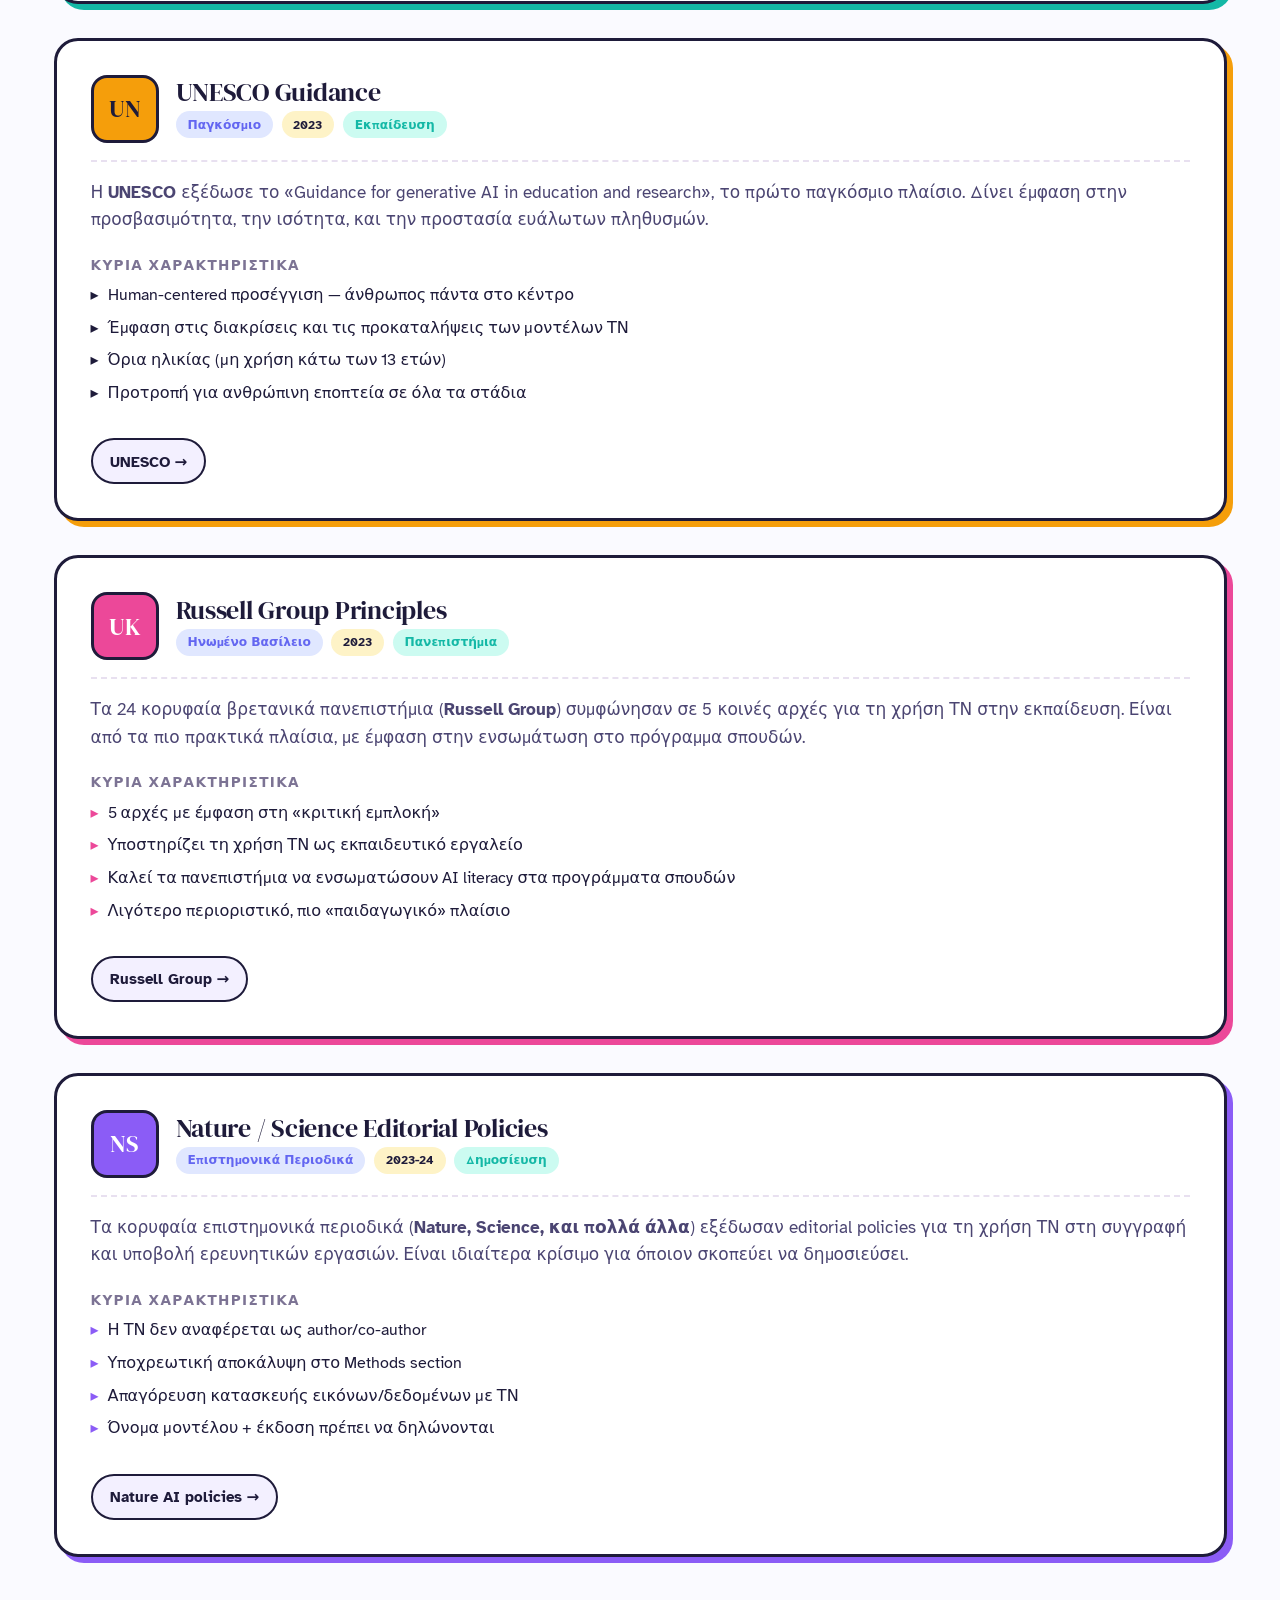
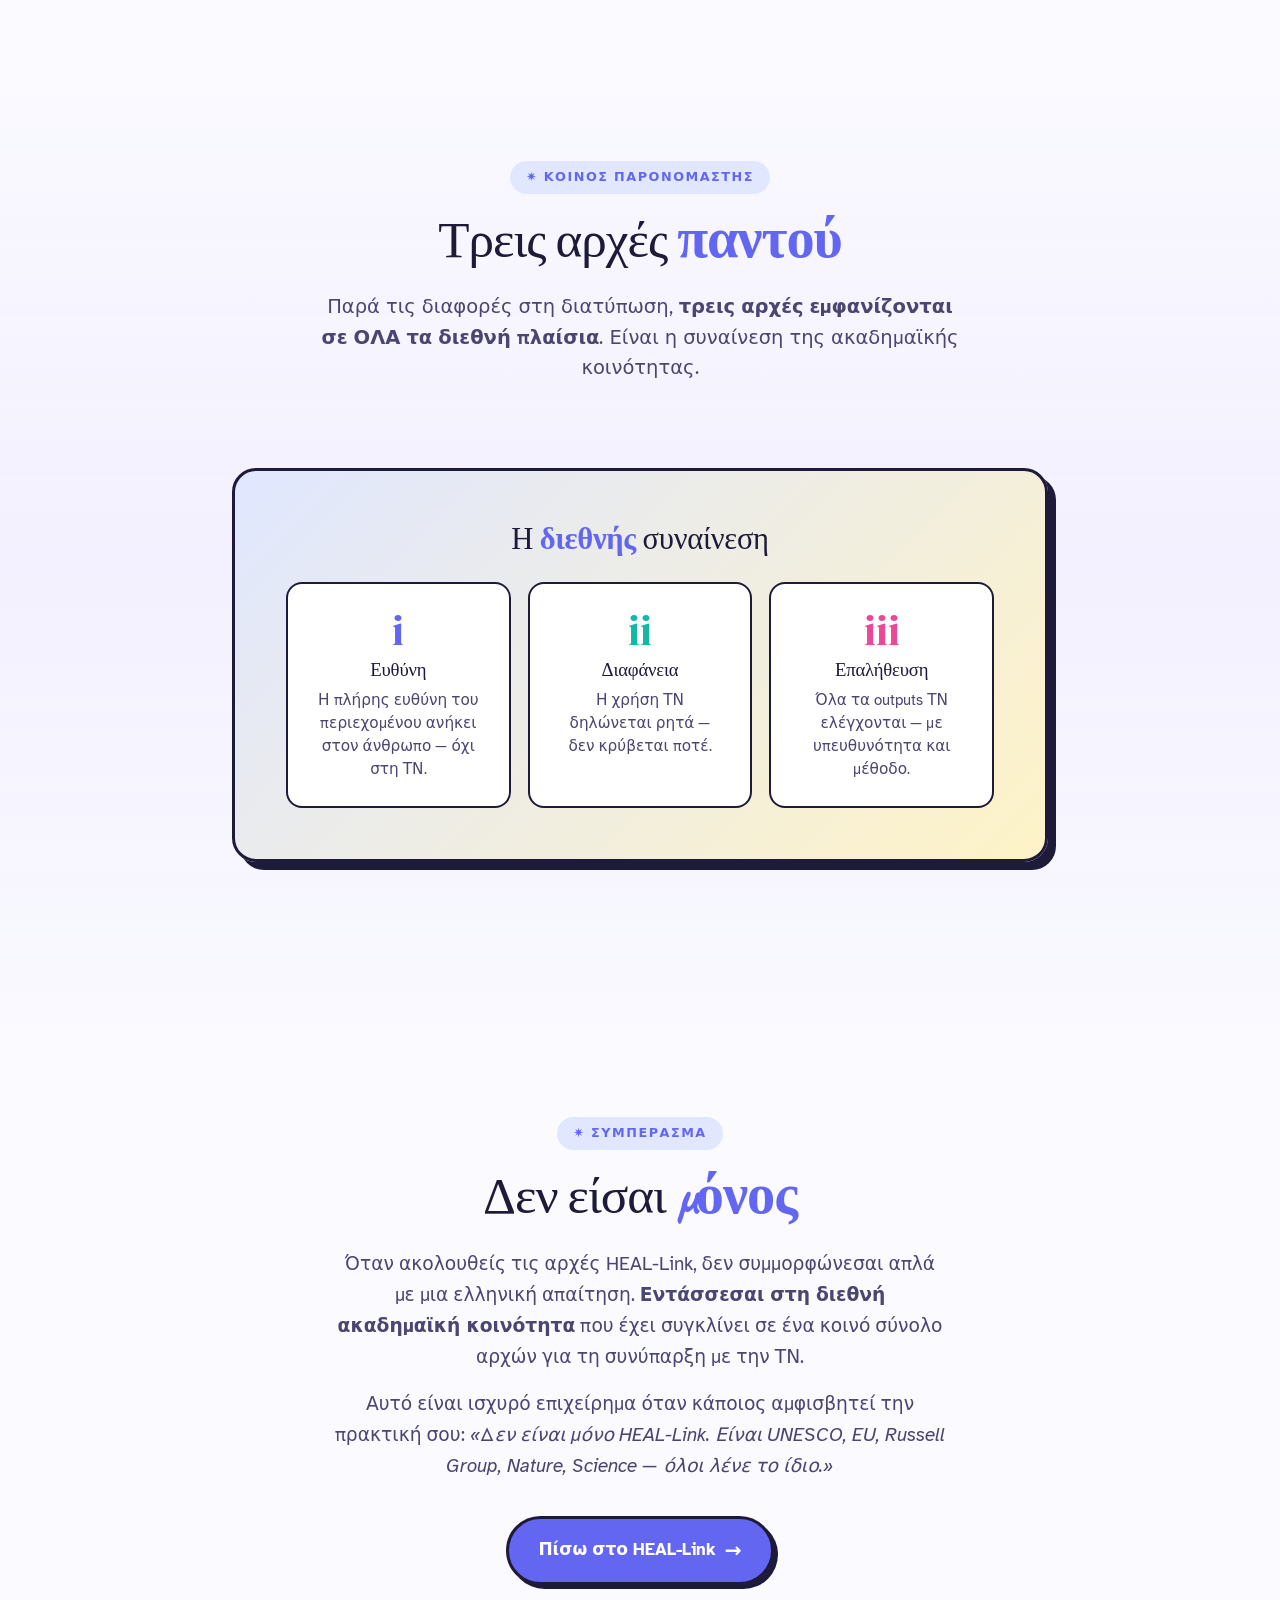
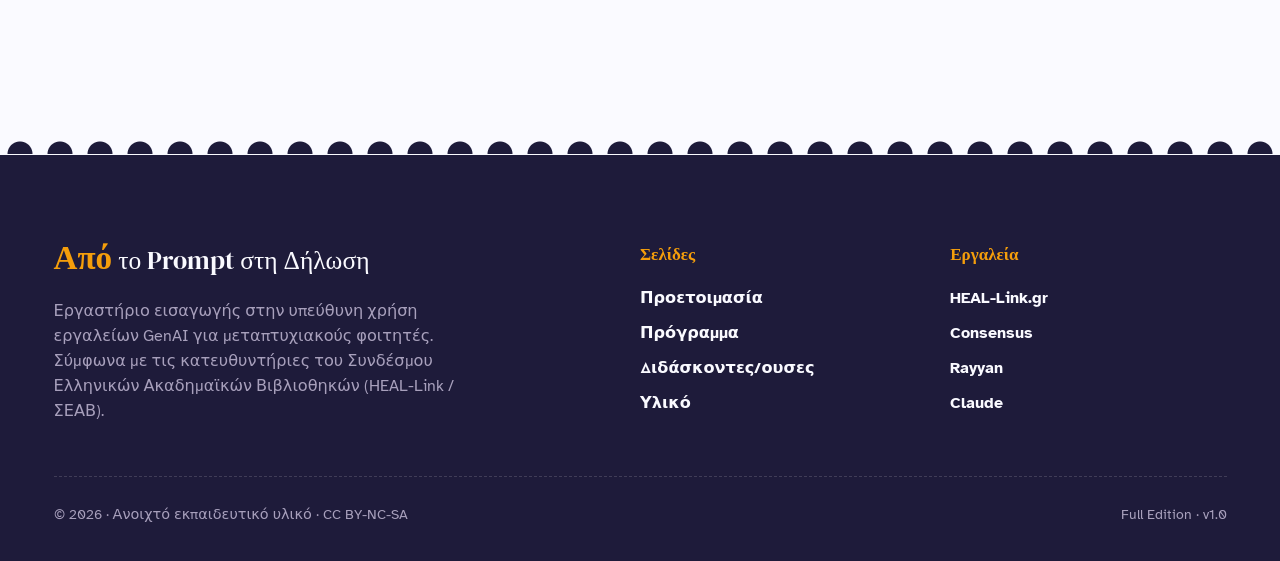
<file: international.html>
<!DOCTYPE html>
<html lang="el">
<head>
  <meta charset="UTF-8">
  <meta name="viewport" content="width=device-width, initial-scale=1.0">
  <title>Διεθνές πλαίσιο · Από το Prompt στη Δήλωση</title>
  <meta name="description" content="Σύγκριση HEAL-Link με 4 διεθνή πλαίσια χρήσης GenAI στην έρευνα: Ευρωπαϊκή Επιτροπή, UNESCO, Russell Group UK, Nature/Science.">
  <link rel="stylesheet" href="assets/style.css">
  <style>
    /* Comparison table */
    .compare-wrap {
      overflow-x: auto;
      margin: var(--space-5) 0;
      -webkit-overflow-scrolling: touch;
    }
    .compare-table {
      width: 100%;
      min-width: 700px;
      border-collapse: separate;
      border-spacing: 0;
      font-size: 0.92rem;
    }
    .compare-table th,
    .compare-table td {
      padding: var(--space-3);
      text-align: left;
      vertical-align: top;
      border-bottom: 2px dashed var(--rule);
    }
    .compare-table thead th {
      background: var(--ink);
      color: white;
      font-family: var(--font-display);
      font-size: 1rem;
      font-weight: 400;
      border-bottom: 3px solid var(--ink);
    }
    .compare-table thead th:first-child {
      background: var(--coral);
    }
    .compare-table tbody th {
      font-family: var(--font-display);
      font-size: 1rem;
      font-weight: 400;
      background: var(--paper-warm);
      width: 14rem;
    }
    .compare-table tbody tr:hover td {
      background: var(--paper-warm);
    }

    /* Framework cards */
    .framework {
      background: var(--paper-card);
      border: 3px solid var(--ink);
      border-radius: var(--r-lg);
      padding: var(--space-5);
      margin-bottom: var(--space-5);
    }
    .framework[data-color="coral"] { box-shadow: 6px 6px 0 var(--coral); }
    .framework[data-color="teal"] { box-shadow: 6px 6px 0 var(--teal); }
    .framework[data-color="sun"] { box-shadow: 6px 6px 0 var(--sun); }
    .framework[data-color="sage"] { box-shadow: 6px 6px 0 var(--sage); }
    .framework[data-color="plum"] { box-shadow: 6px 6px 0 var(--plum); }

    .framework-header {
      display: flex;
      align-items: center;
      gap: var(--space-3);
      margin-bottom: var(--space-3);
      padding-bottom: var(--space-3);
      border-bottom: 2px dashed var(--rule);
    }
    .framework-flag {
      width: 4rem; height: 4rem;
      border-radius: var(--r-md);
      display: grid; place-items: center;
      font-family: var(--font-display);
      font-size: 1.4rem;
      color: white;
      border: 3px solid var(--ink);
      flex-shrink: 0;
    }
    .framework[data-color="coral"] .framework-flag { background: var(--coral); }
    .framework[data-color="teal"] .framework-flag { background: var(--teal); }
    .framework[data-color="sun"] .framework-flag { background: var(--sun); color: var(--ink); }
    .framework[data-color="sage"] .framework-flag { background: var(--sage); }
    .framework[data-color="plum"] .framework-flag { background: var(--plum); }

    .framework-title {
      font-family: var(--font-display);
      font-size: 1.5rem;
      line-height: 1.1;
      margin: 0;
    }
    .framework-meta {
      display: flex;
      gap: var(--space-2);
      margin-top: 4px;
      flex-wrap: wrap;
    }
    .framework-meta .tag {
      font-size: 0.72rem;
    }

    .framework-body p {
      font-size: 1rem;
      line-height: 1.6;
      color: var(--ink-soft);
    }
    .framework-body h4 {
      font-family: var(--font-body);
      font-size: 0.8rem;
      font-weight: 700;
      letter-spacing: 0.1em;
      text-transform: uppercase;
      color: var(--muted);
      margin-top: var(--space-4);
      margin-bottom: var(--space-2);
    }
    .framework-body ul {
      list-style: none;
      padding: 0;
    }
    .framework-body ul li {
      padding-left: var(--space-3);
      position: relative;
      margin-bottom: 6px;
      font-size: 0.95rem;
    }
    .framework-body ul li::before {
      content: '▸';
      position: absolute;
      left: 0;
    }
    .framework[data-color="coral"] .framework-body ul li::before { color: var(--coral); }
    .framework[data-color="teal"] .framework-body ul li::before { color: var(--teal); }
    .framework[data-color="sun"] .framework-body ul li::before { color: var(--ink); }
    .framework[data-color="sage"] .framework-body ul li::before { color: var(--sage); }
    .framework[data-color="plum"] .framework-body ul li::before { color: var(--plum); }

    .framework-link {
      display: inline-flex;
      align-items: center;
      gap: var(--space-2);
      margin-top: var(--space-4);
      padding: 0.5rem 1rem;
      font-size: 0.9rem;
      font-weight: 700;
      background: var(--paper-warm);
      color: var(--ink);
      border-radius: var(--r-full);
      border: 2px solid var(--ink);
      background-image: none;
    }
    .framework-link:hover {
      background: var(--sun);
    }

    .takeaway {
      background: linear-gradient(135deg, var(--coral-bg), var(--sun-bg));
      border: 3px solid var(--ink);
      border-radius: var(--r-lg);
      padding: var(--space-6);
      box-shadow: 8px 8px 0 var(--ink);
      margin: var(--space-7) auto;
      max-width: 48rem;
    }
    .takeaway h3 {
      font-family: var(--font-display);
      font-size: 1.8rem;
      margin-bottom: var(--space-4);
      text-align: center;
    }
    .takeaway-grid {
      display: grid;
      grid-template-columns: 1fr;
      gap: var(--space-3);
      margin-top: var(--space-4);
    }
    @media (min-width: 700px) {
      .takeaway-grid { grid-template-columns: repeat(3, 1fr); }
    }
    .takeaway-item {
      background: white;
      padding: var(--space-4);
      border-radius: var(--r-md);
      border: 2px solid var(--ink);
      text-align: center;
    }
    .takeaway-item .num {
      font-family: var(--font-display);
      font-size: 2.5rem;
      color: var(--coral);
      display: block;
      line-height: 1;
      margin-bottom: var(--space-2);
    }
    .takeaway-item:nth-child(2) .num { color: var(--teal); }
    .takeaway-item:nth-child(3) .num { color: var(--sage); }
    .takeaway-item h4 {
      font-family: var(--font-display);
      font-size: 1.1rem;
      font-weight: 400;
      margin-bottom: var(--space-2);
    }
    .takeaway-item p {
      font-size: 0.9rem;
      color: var(--ink-soft);
      margin: 0;
      line-height: 1.5;
    }
  </style>
</head>
<body>

<nav class="nav">
  <div class="nav-inner">
    <a href="index.html" class="nav-brand">
      <span class="spark">Από</span> το Prompt στη Δήλωση
    </a>
<ul class="nav-links">
      <li><a href="index.html">Αρχική</a></li>
      <li><a href="prepare.html">Προετοιμασία</a></li>
      <li><a href="session-1.html">Μάθημα 1</a></li>
      <li><a href="session-2.html">Μάθημα 2</a></li>
      <li><a href="instructor.html">Διδάσκοντες/ουσες</a></li>
      <li><a href="materials.html">Υλικό</a></li>
      <li><a href="about.html">Σχετικά</a></li>
      <li><a href="international.html" class="active">Διεθνές</a></li>
      <li><a href="leapspace.html">LeapSpace</a></li>
    </ul>
  </div>
</nav>

<header class="hero">
  <div class="container">
    <div class="hero-grid">
      <div class="hero-content">
        <div class="eyebrow fade-up">✷ Επιπλέον υλικό · Διεθνές πλαίσιο</div>
        <h1 class="hero-title fade-up">
          Διεθνές<br>
          <span class="hand">πλαίσιο</span>
        </h1>
        <p class="hero-subtitle fade-up">
          Οι αρχές του HEAL-Link δεν είναι ελληνική ιδιαιτερότητα. Δες πώς 4 σημαντικά διεθνή πλαίσια (Ευρωπαϊκή Επιτροπή, UNESCO, βρετανικά πανεπιστήμια, επιστημονικά περιοδικά) διατυπώνουν παρόμοιες αρχές.
        </p>
        <div class="cta-group fade-up">
          <a href="#comparison" class="btn">
            Συγκριτικός πίνακας <span class="arrow">↓</span>
          </a>
          <a href="about.html" class="btn btn-outline">
            Πίσω στο HEAL-Link
          </a>
        </div>
      </div>
      <div class="hero-illo">
        <div class="hero-shape shape-1" style="background: var(--teal); top: 10%; right: 20%;"></div>
        <div class="hero-shape shape-2" style="background: var(--sun); bottom: 10%; left: 25%;"></div>
        <div class="hero-shape shape-3" style="background: var(--plum); top: 35%; left: 0;"></div>
        <div class="hero-shape shape-4" style="background: var(--sage); bottom: 30%; right: 8%;"></div>
        <div class="hero-label">
          Global<br>
          <span>not just Greek ✦</span>
        </div>
      </div>
    </div>
  </div>
</header>

<section id="comparison">
  <div class="container">
    <div class="section-eyebrow">✷ Με μια ματιά</div>
    <h2 class="section-title">Πέντε πλαίσια · <span class="hand">μία</span> συναίνεση</h2>
    <p class="section-lead">
      Παρότι διαφορετικοί φορείς διατυπώνουν τις αρχές με διαφορετικό τρόπο, η <strong>ουσία είναι αξιοσημείωτα ομοιόμορφη</strong> διεθνώς. Σύγκρινε.
    </p>

    <div class="compare-wrap">
      <table class="compare-table">
        <thead>
          <tr>
            <th></th>
            <th>HEAL-Link<br>(Ελλάδα)</th>
            <th>EC Living<br>Guidelines (ΕΕ)</th>
            <th>UNESCO<br>(Παγκόσμιο)</th>
            <th>Russell Group<br>(UK)</th>
            <th>Nature/Science<br>(Περιοδικά)</th>
          </tr>
        </thead>
        <tbody>
          <tr>
            <th>Συγγραφή</th>
            <td>ΤΝ δεν είναι συγγραφέας</td>
            <td>Ευθύνη ερευνητή</td>
            <td>ΤΝ δεν είναι συγγραφέας</td>
            <td>ΤΝ ως εργαλείο</td>
            <td>ΤΝ δεν αναφέρεται ως author</td>
          </tr>
          <tr>
            <th>Διαφάνεια</th>
            <td>Υποχρεωτική δήλωση</td>
            <td>Τεκμηρίωση χρήσης</td>
            <td>Ρητή αποκάλυψη</td>
            <td>Κριτική εμπλοκή</td>
            <td>Methods section disclosure</td>
          </tr>
          <tr>
            <th>Επαλήθευση</th>
            <td>DOI / factual check</td>
            <td>Ευθύνη ερευνητή</td>
            <td>Ανθρώπινη εποπτεία</td>
            <td>Διαφάνεια</td>
            <td>Όχι fabrication</td>
          </tr>
          <tr>
            <th>Αναπαραγωγιμότητα</th>
            <td>Indicative prompts</td>
            <td>Τεκμηρίωση εργαλείων</td>
            <td>Documentation</td>
            <td>Επιστημονικό πλαίσιο</td>
            <td>Όνομα μοντέλου + έκδοση</td>
          </tr>
          <tr>
            <th>Έτος έκδοσης</th>
            <td>2024</td>
            <td>2024</td>
            <td>2023</td>
            <td>2023</td>
            <td>2023-2024</td>
          </tr>
        </tbody>
      </table>
    </div>

    <p style="text-align: center; font-size: 0.9rem; color: var(--muted); margin-top: var(--space-3);">
      💡 Κάνε scroll οριζόντια στον πίνακα αν είναι σε mobile
    </p>
  </div>
</section>

<section>
  <div class="container">
    <div class="section-eyebrow">✷ Αναλυτικά</div>
    <h2 class="section-title">Τα <span class="accent">5 πλαίσια</span> από κοντά</h2>
    <p class="section-lead">
      Κάθε πλαίσιο έχει δικό του προσανατολισμό — αλλά όλα συμφωνούν στα θεμελιώδη. Παρακάτω, μια σύντομη παρουσίαση των κύριων σημείων κάθε φορέα.
    </p>

    <div style="margin-top: var(--space-6);">

      <div class="framework" data-color="coral">
        <div class="framework-header">
          <div class="framework-flag">GR</div>
          <div>
            <h3 class="framework-title">HEAL-Link / ΣΕΑΒ</h3>
            <div class="framework-meta">
              <span class="tag tag-coral">Ελλάδα</span>
              <span class="tag tag-sun">2024</span>
              <span class="tag tag-teal">Έρευνα + Εκπαίδευση</span>
            </div>
          </div>
        </div>
        <div class="framework-body">
          <p>
            Ο <strong>Σύνδεσμος Ελληνικών Ακαδημαϊκών Βιβλιοθηκών (HEAL-Link)</strong> εξέδωσε το 2024 τις κατευθυντήριες γραμμές για τη χρήση ΤΝ στην ακαδημαϊκή έρευνα. Είναι το πρώτο επίσημο ελληνικό πλαίσιο και διανέμεται σε όλα τα δημόσια πανεπιστήμια της χώρας.
          </p>
          <h4>Κύρια χαρακτηριστικά</h4>
          <ul>
            <li>3 θεμελιώδεις αρχές (συγγραφική ευθύνη, επικουρικότητα, διαφάνεια)</li>
            <li>4+4 αποδεκτές/μη αποδεκτές χρήσεις με συγκεκριμένα παραδείγματα</li>
            <li>Επίσημο template Δήλωσης Χρήσης ΤΝ</li>
            <li>Ρητή υποχρέωση επαλήθευσης βιβλιογραφικών αναφορών</li>
          </ul>
          <a href="https://www.heal-link.gr/" target="_blank" rel="noopener" class="framework-link">
            heal-link.gr →
          </a>
        </div>
      </div>

      <div class="framework" data-color="teal">
        <div class="framework-header">
          <div class="framework-flag">EU</div>
          <div>
            <h3 class="framework-title">EC Living Guidelines</h3>
            <div class="framework-meta">
              <span class="tag tag-coral">Ευρωπαϊκή Ένωση</span>
              <span class="tag tag-sun">2024</span>
              <span class="tag tag-teal">Ερευνητές ΕΕ</span>
            </div>
          </div>
        </div>
        <div class="framework-body">
          <p>
            Η <strong>Ευρωπαϊκή Επιτροπή</strong> εξέδωσε τις «Living Guidelines on the responsible use of generative AI in research», οι οποίες ανανεώνονται περιοδικά καθώς εξελίσσεται η τεχνολογία. Καλύπτουν ερευνητές, ιδρύματα, και φορείς χρηματοδότησης.
          </p>
          <h4>Κύρια χαρακτηριστικά</h4>
          <ul>
            <li>4 αρχές: ακεραιότητα, εποπτεία, ευθύνη, διαφάνεια</li>
            <li>Έμφαση στην <em>τεκμηρίωση</em> των εργαλείων που χρησιμοποιούνται</li>
            <li>Προτροπή για συνεχή αναθεώρηση πρακτικών</li>
            <li>Έμφαση σε privacy και θέματα copyright</li>
          </ul>
          <a href="https://research-and-innovation.ec.europa.eu/news/all-research-and-innovation-news/commission-puts-forward-first-eu-wide-guidelines-use-generative-ai-research-2024-03-20_en" target="_blank" rel="noopener" class="framework-link">
            European Commission →
          </a>
        </div>
      </div>

      <div class="framework" data-color="sun">
        <div class="framework-header">
          <div class="framework-flag">UN</div>
          <div>
            <h3 class="framework-title">UNESCO Guidance</h3>
            <div class="framework-meta">
              <span class="tag tag-coral">Παγκόσμιο</span>
              <span class="tag tag-sun">2023</span>
              <span class="tag tag-teal">Εκπαίδευση</span>
            </div>
          </div>
        </div>
        <div class="framework-body">
          <p>
            Η <strong>UNESCO</strong> εξέδωσε το «Guidance for generative AI in education and research», το πρώτο παγκόσμιο πλαίσιο. Δίνει έμφαση στην προσβασιμότητα, την ισότητα, και την προστασία ευάλωτων πληθυσμών.
          </p>
          <h4>Κύρια χαρακτηριστικά</h4>
          <ul>
            <li>Human-centered προσέγγιση — άνθρωπος πάντα στο κέντρο</li>
            <li>Έμφαση στις διακρίσεις και τις προκαταλήψεις των μοντέλων ΤΝ</li>
            <li>Όρια ηλικίας (μη χρήση κάτω των 13 ετών)</li>
            <li>Προτροπή για ανθρώπινη εποπτεία σε όλα τα στάδια</li>
          </ul>
          <a href="https://www.unesco.org/en/articles/guidance-generative-ai-education-and-research" target="_blank" rel="noopener" class="framework-link">
            UNESCO →
          </a>
        </div>
      </div>

      <div class="framework" data-color="sage">
        <div class="framework-header">
          <div class="framework-flag">UK</div>
          <div>
            <h3 class="framework-title">Russell Group Principles</h3>
            <div class="framework-meta">
              <span class="tag tag-coral">Ηνωμένο Βασίλειο</span>
              <span class="tag tag-sun">2023</span>
              <span class="tag tag-teal">Πανεπιστήμια</span>
            </div>
          </div>
        </div>
        <div class="framework-body">
          <p>
            Τα 24 κορυφαία βρετανικά πανεπιστήμια (<strong>Russell Group</strong>) συμφώνησαν σε 5 κοινές αρχές για τη χρήση ΤΝ στην εκπαίδευση. Είναι από τα πιο πρακτικά πλαίσια, με έμφαση στην ενσωμάτωση στο πρόγραμμα σπουδών.
          </p>
          <h4>Κύρια χαρακτηριστικά</h4>
          <ul>
            <li>5 αρχές με έμφαση στη «κριτική εμπλοκή»</li>
            <li>Υποστηρίζει τη χρήση ΤΝ ως εκπαιδευτικό εργαλείο</li>
            <li>Καλεί τα πανεπιστήμια να ενσωματώσουν AI literacy στα προγράμματα σπουδών</li>
            <li>Λιγότερο περιοριστικό, πιο «παιδαγωγικό» πλαίσιο</li>
          </ul>
          <a href="https://russellgroup.ac.uk/news/new-principles-on-use-of-ai-in-education/" target="_blank" rel="noopener" class="framework-link">
            Russell Group →
          </a>
        </div>
      </div>

      <div class="framework" data-color="plum">
        <div class="framework-header">
          <div class="framework-flag">NS</div>
          <div>
            <h3 class="framework-title">Nature / Science Editorial Policies</h3>
            <div class="framework-meta">
              <span class="tag tag-coral">Επιστημονικά Περιοδικά</span>
              <span class="tag tag-sun">2023-24</span>
              <span class="tag tag-teal">Δημοσίευση</span>
            </div>
          </div>
        </div>
        <div class="framework-body">
          <p>
            Τα κορυφαία επιστημονικά περιοδικά (<strong>Nature, Science, και πολλά άλλα</strong>) εξέδωσαν editorial policies για τη χρήση ΤΝ στη συγγραφή και υποβολή ερευνητικών εργασιών. Είναι ιδιαίτερα κρίσιμο για όποιον σκοπεύει να δημοσιεύσει.
          </p>
          <h4>Κύρια χαρακτηριστικά</h4>
          <ul>
            <li>Η ΤΝ δεν αναφέρεται ως author/co-author</li>
            <li>Υποχρεωτική αποκάλυψη στο Methods section</li>
            <li>Απαγόρευση κατασκευής εικόνων/δεδομένων με ΤΝ</li>
            <li>Όνομα μοντέλου + έκδοση πρέπει να δηλώνονται</li>
          </ul>
          <a href="https://www.nature.com/nature-portfolio/editorial-policies/ai" target="_blank" rel="noopener" class="framework-link">
            Nature AI policies →
          </a>
        </div>
      </div>

    </div>
  </div>
</section>

<section class="glance">
  <div class="container">
    <div class="text-center">
      <div class="section-eyebrow" style="display: inline-block;">✷ Κοινός παρονομαστής</div>
      <h2 class="section-title" style="margin: 0 auto var(--space-4);">
        Τρεις αρχές <span class="hand">παντού</span>
      </h2>
      <p class="section-lead" style="margin: 0 auto var(--space-5);">
        Παρά τις διαφορές στη διατύπωση, <strong>τρεις αρχές εμφανίζονται σε ΟΛΑ τα διεθνή πλαίσια</strong>. Είναι η συναίνεση της ακαδημαϊκής κοινότητας.
      </p>
    </div>

    <div class="takeaway">
      <h3>Η <span class="hand">διεθνής</span> συναίνεση</h3>
      <div class="takeaway-grid">
        <div class="takeaway-item">
          <span class="num">i</span>
          <h4>Ευθύνη</h4>
          <p>Η πλήρης ευθύνη του περιεχομένου ανήκει στον άνθρωπο — όχι στη ΤΝ.</p>
        </div>
        <div class="takeaway-item">
          <span class="num">ii</span>
          <h4>Διαφάνεια</h4>
          <p>Η χρήση ΤΝ δηλώνεται ρητά — δεν κρύβεται ποτέ.</p>
        </div>
        <div class="takeaway-item">
          <span class="num">iii</span>
          <h4>Επαλήθευση</h4>
          <p>Όλα τα outputs ΤΝ ελέγχονται — με υπευθυνότητα και μέθοδο.</p>
        </div>
      </div>
    </div>
  </div>
</section>

<section>
  <div class="container">
    <div class="text-center" style="max-width: 36rem; margin: 0 auto;">
      <div class="section-eyebrow" style="display: inline-block;">✷ Συμπέρασμα</div>
      <h2 class="section-title" style="margin: 0 auto var(--space-4);">
        Δεν είσαι <span class="hand">μόνος</span>
      </h2>
      <p style="font-size: 1.1rem; color: var(--ink-soft); line-height: 1.65;">
        Όταν ακολουθείς τις αρχές HEAL-Link, δεν συμμορφώνεσαι απλά με μια ελληνική απαίτηση. <strong>Εντάσσεσαι στη διεθνή ακαδημαϊκή κοινότητα</strong> που έχει συγκλίνει σε ένα κοινό σύνολο αρχών για τη συνύπαρξη με την ΤΝ.
      </p>
      <p style="font-size: 1.1rem; color: var(--ink-soft); line-height: 1.65; margin-top: var(--space-3);">
        Αυτό είναι ισχυρό επιχείρημα όταν κάποιος αμφισβητεί την πρακτική σου: <em>«Δεν είναι μόνο HEAL-Link. Είναι UNESCO, EU, Russell Group, Nature, Science — όλοι λένε το ίδιο.»</em>
      </p>
      <div style="margin-top: var(--space-5);">
        <a href="about.html" class="btn">
          Πίσω στο HEAL-Link <span class="arrow">→</span>
        </a>
      </div>
    </div>
  </div>
</section>

<footer class="footer">
  <div class="container">
    <div class="footer-grid">
      <div>
        <div class="footer-brand">
          <span class="hand">Από</span> το Prompt στη Δήλωση
        </div>
        <p class="footer-text">
          Εργαστήριο εισαγωγής στην υπεύθυνη χρήση εργαλείων GenAI για μεταπτυχιακούς φοιτητές. Σύμφωνα με τις κατευθυντήριες του Συνδέσμου Ελληνικών Ακαδημαϊκών Βιβλιοθηκών (HEAL-Link / ΣΕΑΒ).
        </p>
      </div>
      <div>
        <h5>Σελίδες</h5>
        <ul>
          <li><a href="prepare.html">Προετοιμασία</a></li>
          <li><a href="agenda.html">Πρόγραμμα</a></li>
          <li><a href="instructor.html">Διδάσκοντες/ουσες</a></li>
          <li><a href="materials.html">Υλικό</a></li>
        </ul>
      </div>
      <div>
        <h5>Εργαλεία</h5>
        <ul>
          <li><a href="https://www.heal-link.gr/" target="_blank" rel="noopener">HEAL-Link.gr</a></li>
          <li><a href="https://consensus.app" target="_blank" rel="noopener">Consensus</a></li>
          <li><a href="https://rayyan.ai" target="_blank" rel="noopener">Rayyan</a></li>
          <li><a href="https://claude.ai" target="_blank" rel="noopener">Claude</a></li>
        </ul>
      </div>
    </div>
    <div class="footer-bottom">
      <div>© 2026 · Ανοιχτό εκπαιδευτικό υλικό · CC BY-NC-SA</div>
      <div>Full Edition · v1.0</div>
    </div>
  </div>
</footer>

</body>
</html>
</file>
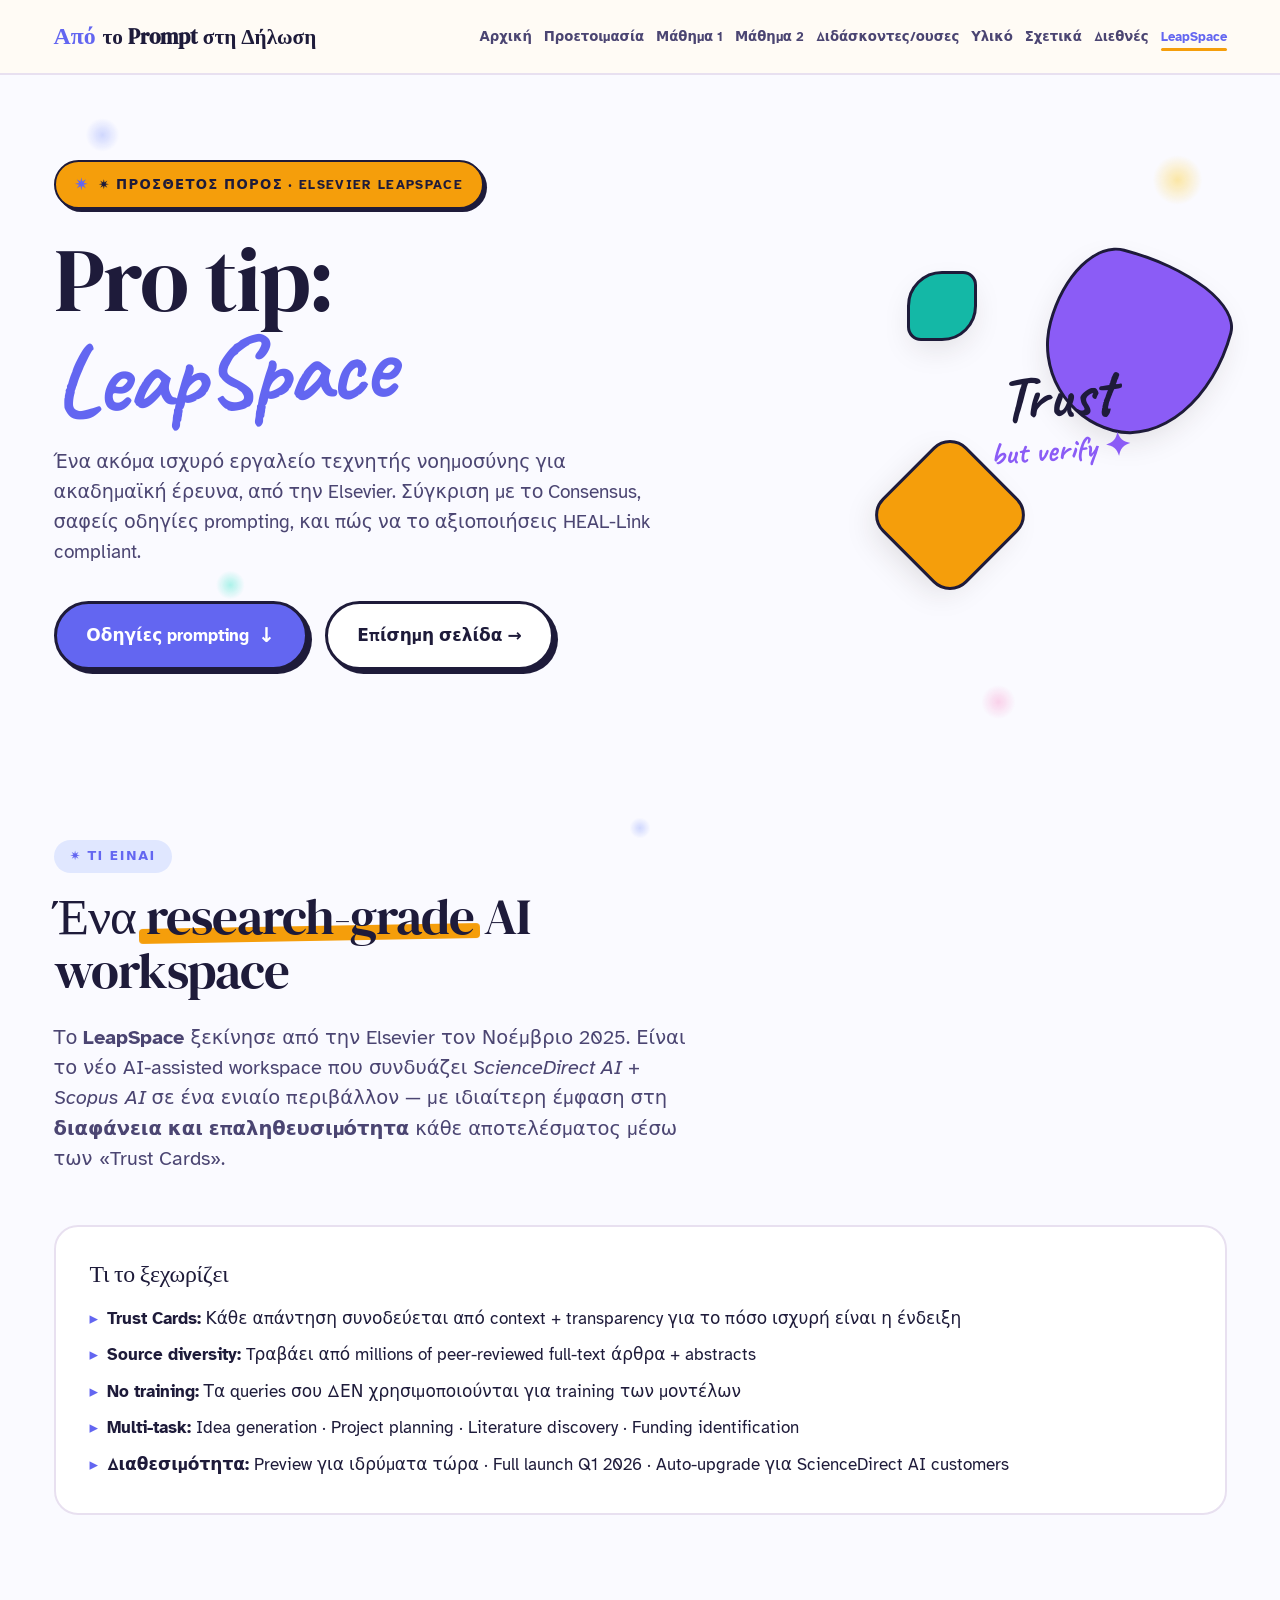
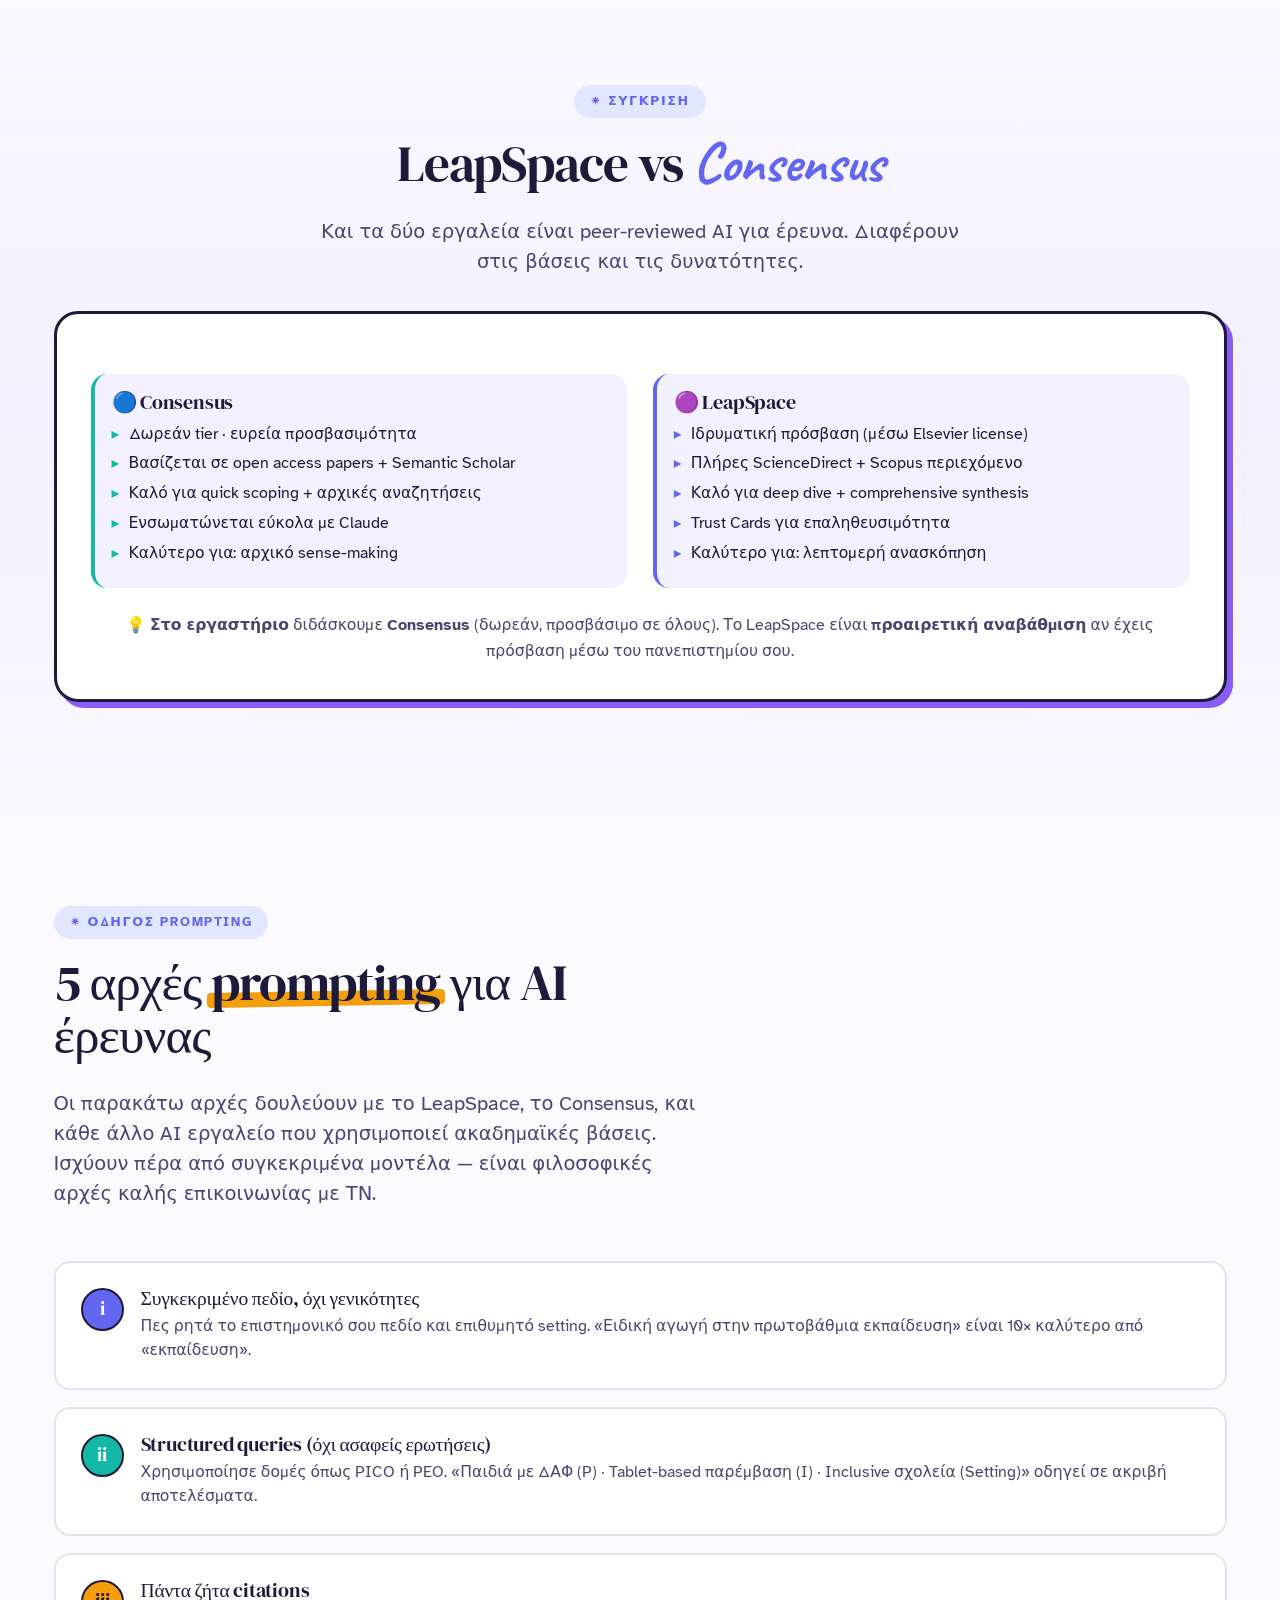
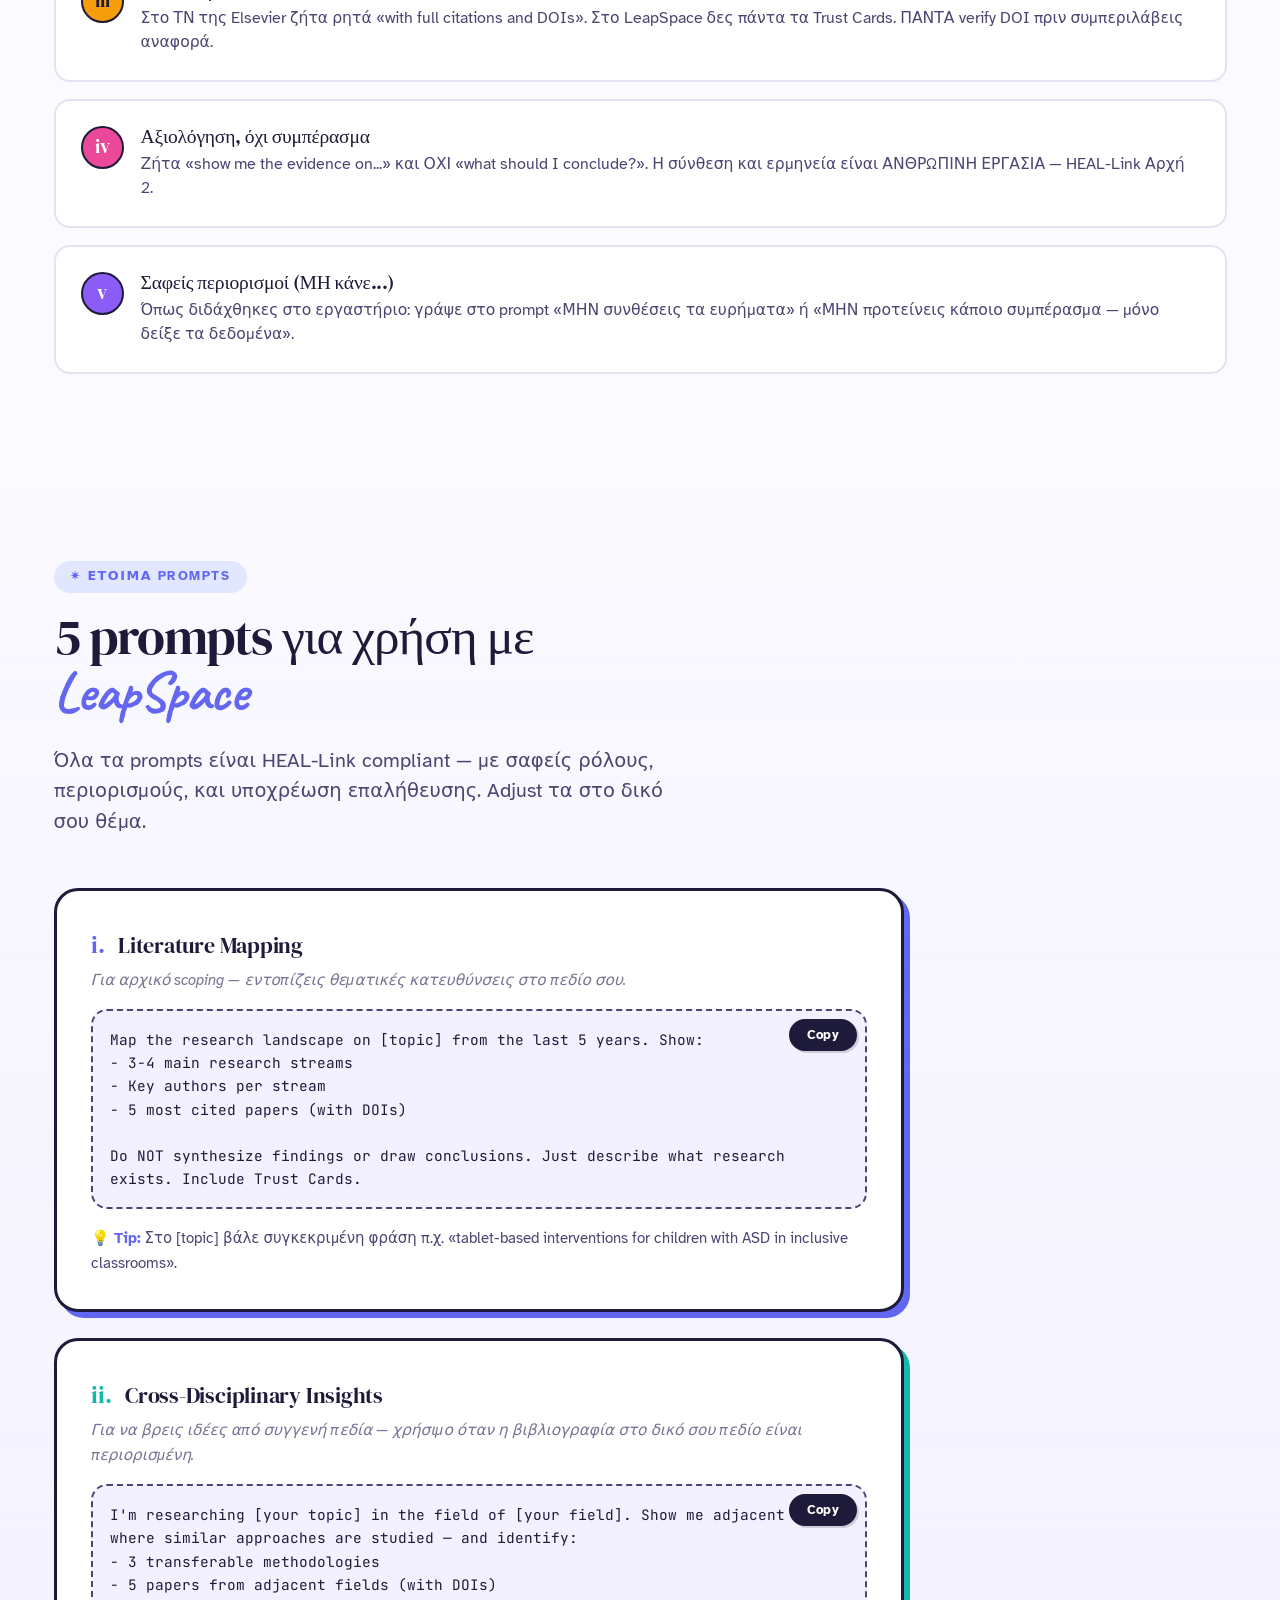
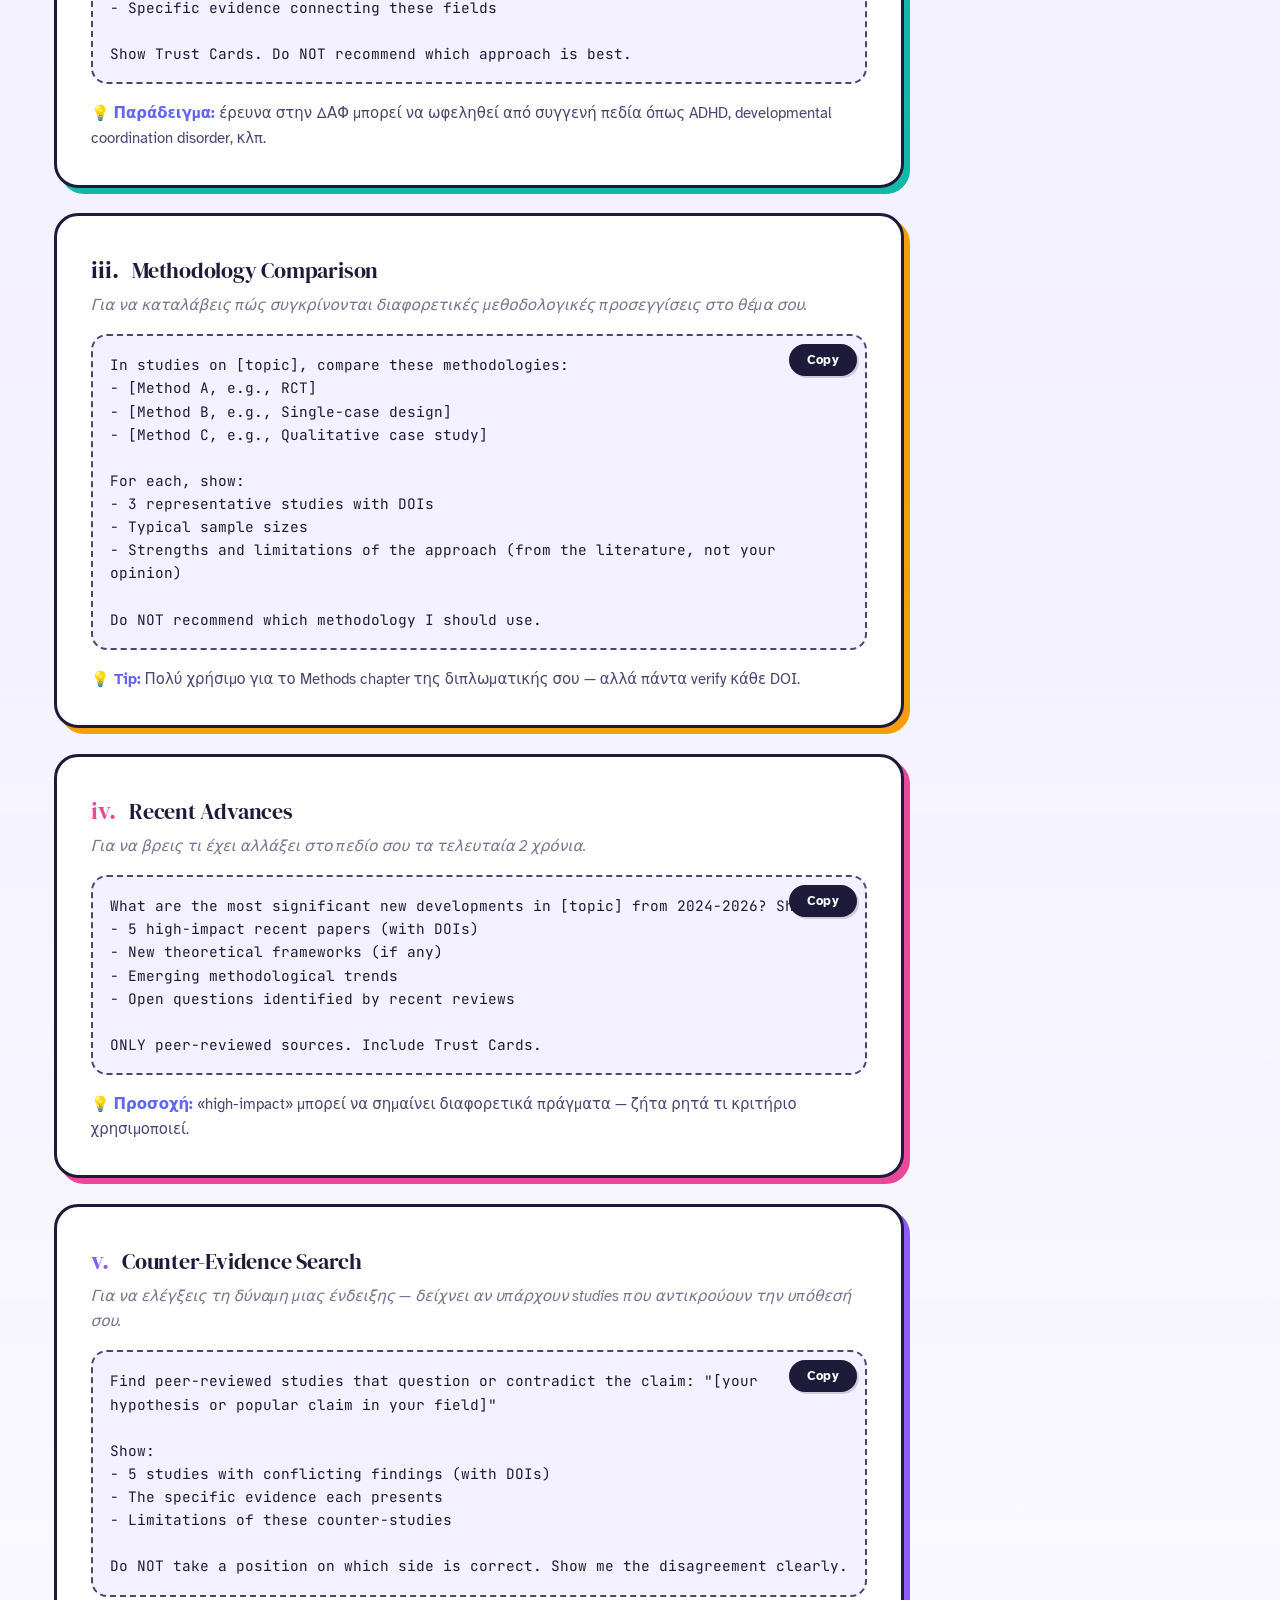
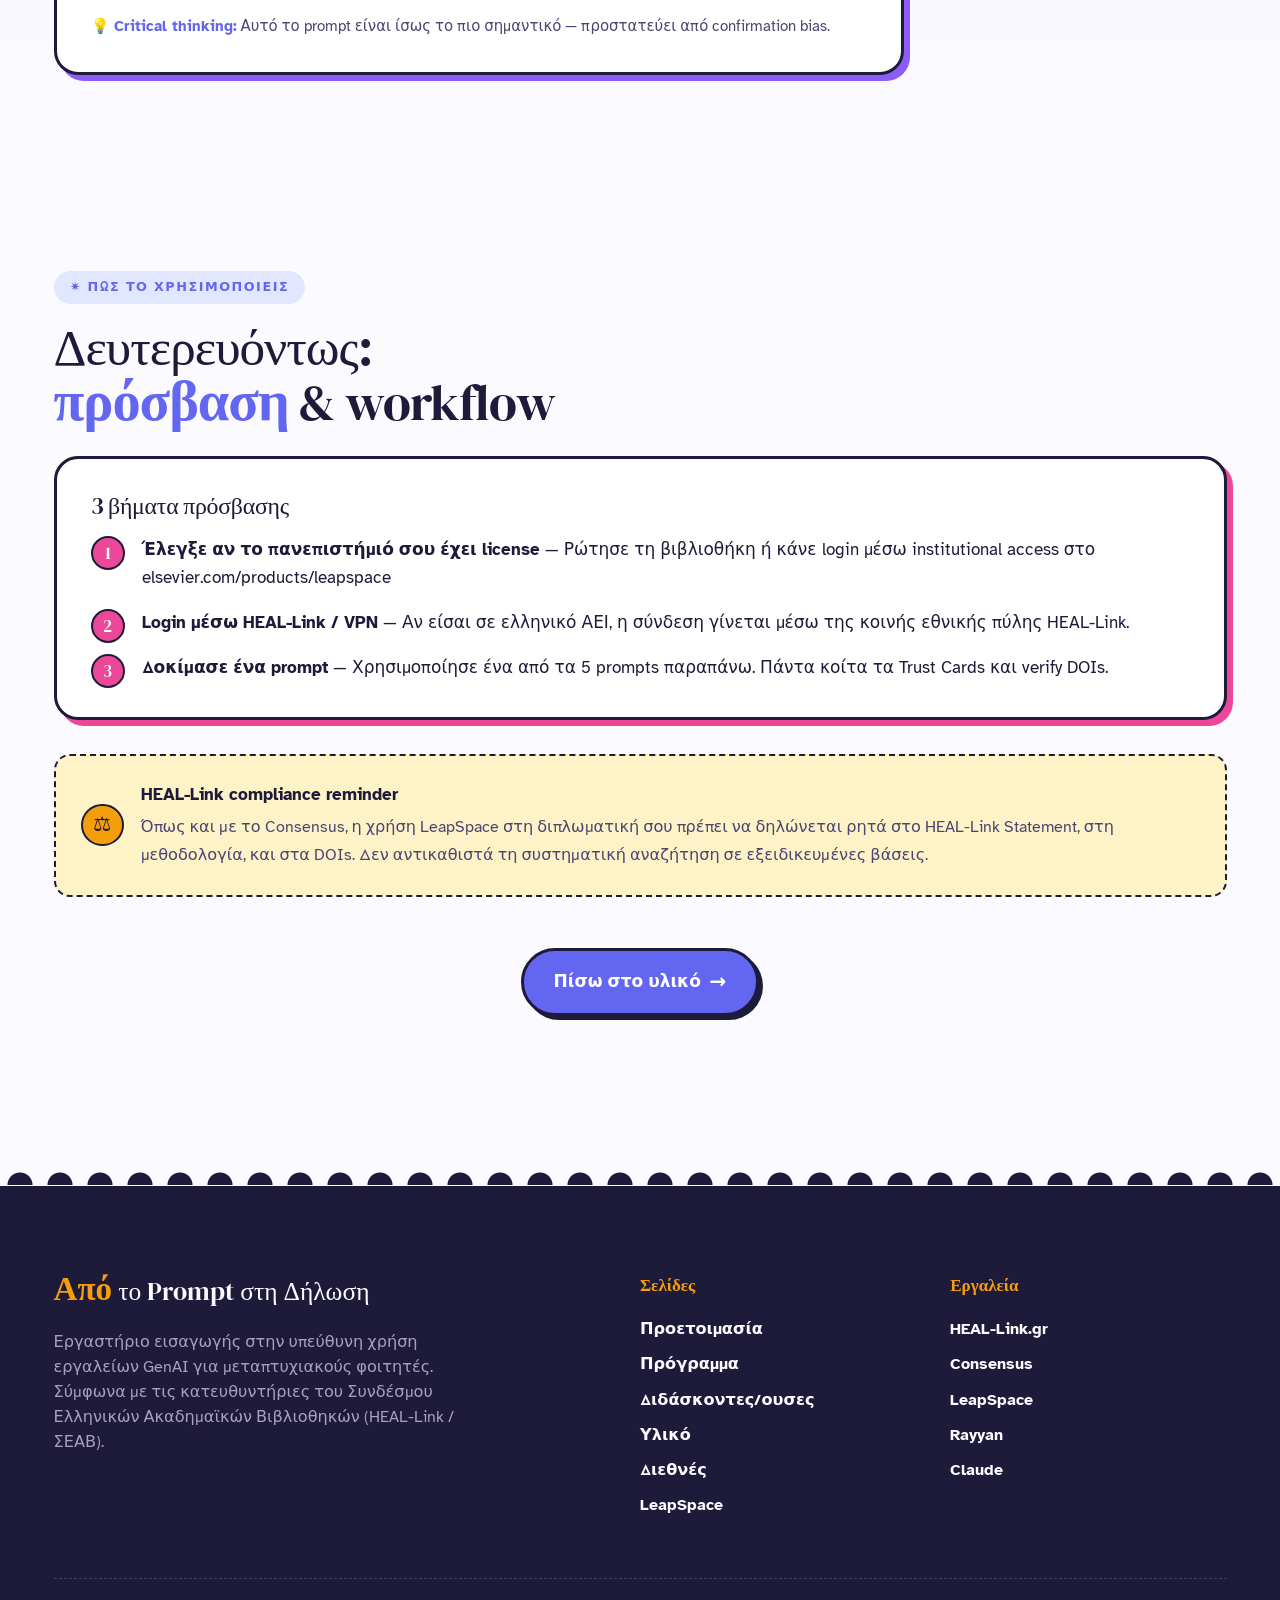
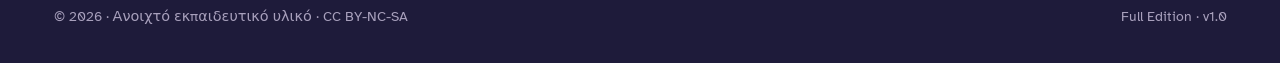
<file: leapspace.html>
<!DOCTYPE html>
<html lang="el">
<head>
  <meta charset="UTF-8">
  <meta name="viewport" content="width=device-width, initial-scale=1.0">
  <title>LeapSpace · Από το Prompt στη Δήλωση</title>
  <meta name="description" content="Πρόσθετος πόρος: το LeapSpace της Elsevier — οδηγίες prompting και πρακτική χρήση για ερευνητική βιβλιογραφία.">
  <link rel="stylesheet" href="assets/style.css">
  <style>
    .prompt-card {
      background: var(--paper-card);
      border: 3px solid var(--ink);
      border-radius: var(--r-lg);
      padding: var(--space-5);
      margin-bottom: var(--space-4);
      box-shadow: 6px 6px 0 var(--coral);
      transition: all 0.3s;
    }
    .prompt-card:nth-of-type(2) { box-shadow: 6px 6px 0 var(--teal); }
    .prompt-card:nth-of-type(3) { box-shadow: 6px 6px 0 var(--sun); }
    .prompt-card:nth-of-type(4) { box-shadow: 6px 6px 0 var(--sage); }
    .prompt-card:nth-of-type(5) { box-shadow: 6px 6px 0 var(--plum); }
    .prompt-card:hover { transform: translate(-2px, -2px); }

    .prompt-num {
      display: inline-block;
      font-family: var(--font-display);
      font-size: 1.4rem;
      color: var(--coral);
      margin-right: var(--space-2);
    }
    .prompt-card:nth-of-type(2) .prompt-num { color: var(--teal); }
    .prompt-card:nth-of-type(3) .prompt-num { color: var(--ink); }
    .prompt-card:nth-of-type(4) .prompt-num { color: var(--sage); }
    .prompt-card:nth-of-type(5) .prompt-num { color: var(--plum); }

    .prompt-title {
      font-family: var(--font-display);
      font-size: 1.3rem;
      line-height: 1.2;
      margin-bottom: var(--space-2);
      display: inline-block;
    }
    .prompt-purpose {
      font-size: 0.9rem;
      color: var(--muted);
      font-style: italic;
      margin-bottom: var(--space-3);
    }
    .prompt-box {
      position: relative;
      background: var(--paper-warm);
      border: 2px dashed var(--ink-soft);
      border-radius: var(--r-md);
      padding: var(--space-3);
      font-family: var(--font-mono);
      font-size: 0.85rem;
      color: var(--ink);
      line-height: 1.6;
      margin-bottom: var(--space-3);
      white-space: pre-wrap;
    }
    .prompt-tip {
      font-size: 0.88rem;
      color: var(--ink-soft);
    }
    .prompt-tip strong {
      color: var(--coral);
    }

    .principle-box {
      background: var(--paper-card);
      border: 2px solid var(--rule);
      border-radius: var(--r-md);
      padding: var(--space-4);
      margin-bottom: var(--space-3);
      display: flex;
      gap: var(--space-3);
      transition: all 0.2s;
    }
    .principle-box:hover {
      border-color: var(--coral);
      transform: translateX(3px);
    }
    .principle-icon {
      flex-shrink: 0;
      width: 2.5rem; height: 2.5rem;
      border-radius: var(--r-full);
      display: grid; place-items: center;
      background: var(--coral);
      color: white;
      font-family: var(--font-display);
      font-size: 1.1rem;
      border: 2px solid var(--ink);
    }
    .principle-box:nth-of-type(2) .principle-icon { background: var(--teal); }
    .principle-box:nth-of-type(3) .principle-icon { background: var(--sun); color: var(--ink); }
    .principle-box:nth-of-type(4) .principle-icon { background: var(--sage); }
    .principle-box:nth-of-type(5) .principle-icon { background: var(--plum); }

    .principle-content h4 {
      font-family: var(--font-display);
      font-size: 1.15rem;
      font-weight: 400;
      margin-bottom: 4px;
    }
    .principle-content p {
      font-size: 0.92rem;
      color: var(--ink-soft);
      line-height: 1.55;
      margin: 0;
    }

    .compare-box {
      background: var(--paper-card);
      border: 3px solid var(--ink);
      border-radius: var(--r-lg);
      padding: var(--space-5);
      margin: var(--space-5) 0;
      box-shadow: 6px 6px 0 var(--plum);
    }
    .compare-grid {
      display: grid;
      grid-template-columns: 1fr;
      gap: var(--space-4);
      margin-top: var(--space-4);
    }
    @media (min-width: 700px) {
      .compare-grid { grid-template-columns: 1fr 1fr; }
    }
    .compare-tool {
      padding: var(--space-3);
      background: var(--paper-warm);
      border-radius: var(--r-md);
      border-left: 4px solid var(--teal);
    }
    .compare-tool:nth-child(2) { border-left-color: var(--coral); }
    .compare-tool h4 {
      font-family: var(--font-display);
      font-size: 1.2rem;
      margin-bottom: var(--space-2);
      font-weight: 400;
    }
    .compare-tool ul {
      list-style: none;
      padding: 0;
      font-size: 0.92rem;
    }
    .compare-tool ul li {
      padding-left: var(--space-3);
      position: relative;
      margin-bottom: 4px;
    }
    .compare-tool ul li::before {
      content: '▸';
      position: absolute;
      left: 0;
      color: var(--teal);
    }
    .compare-tool:nth-child(2) ul li::before { color: var(--coral); }
  </style>
</head>
<body>

<nav class="nav">
  <div class="nav-inner">
    <a href="index.html" class="nav-brand">
      <span class="spark">Από</span> το Prompt στη Δήλωση
    </a>
<ul class="nav-links">
      <li><a href="index.html">Αρχική</a></li>
      <li><a href="prepare.html">Προετοιμασία</a></li>
      <li><a href="session-1.html">Μάθημα 1</a></li>
      <li><a href="session-2.html">Μάθημα 2</a></li>
      <li><a href="instructor.html">Διδάσκοντες/ουσες</a></li>
      <li><a href="materials.html">Υλικό</a></li>
      <li><a href="about.html">Σχετικά</a></li>
      <li><a href="international.html">Διεθνές</a></li>
      <li><a href="leapspace.html" class="active">LeapSpace</a></li>
    </ul>
  </div>
</nav>

<header class="hero">
  <div class="container">
    <div class="hero-grid">
      <div class="hero-content">
        <div class="eyebrow fade-up">✷ Πρόσθετος πόρος · Elsevier LeapSpace</div>
        <h1 class="hero-title fade-up">
          Pro tip:<br>
          <span class="hand">LeapSpace</span>
        </h1>
        <p class="hero-subtitle fade-up">
          Ένα ακόμα ισχυρό εργαλείο τεχνητής νοημοσύνης για ακαδημαϊκή έρευνα, από την Elsevier. Σύγκριση με το Consensus, σαφείς οδηγίες prompting, και πώς να το αξιοποιήσεις HEAL-Link compliant.
        </p>
        <div class="cta-group fade-up">
          <a href="#prompting" class="btn">
            Οδηγίες prompting <span class="arrow">↓</span>
          </a>
          <a href="https://www.elsevier.com/products/leapspace" target="_blank" rel="noopener" class="btn btn-outline">
            Επίσημη σελίδα →
          </a>
        </div>
      </div>
      <div class="hero-illo">
        <div class="hero-shape shape-1" style="background: var(--plum); top: 0; right: 0;"></div>
        <div class="hero-shape shape-2" style="background: var(--sun); bottom: 0; left: 0;"></div>
        <div class="hero-shape shape-3" style="background: var(--teal); top: 5%; left: 5%;"></div>
        <div class="hero-label">
          Trust<br>
          <span>but verify ✦</span>
        </div>
      </div>
    </div>
  </div>
</header>

<section>
  <div class="container">
    <div class="section-eyebrow">✷ Τι είναι</div>
    <h2 class="section-title">Ένα <span class="accent">research-grade</span> AI workspace</h2>
    <p class="section-lead">
      Το <strong>LeapSpace</strong> ξεκίνησε από την Elsevier τον Νοέμβριο 2025. Είναι το νέο AI-assisted workspace που συνδυάζει <em>ScienceDirect AI</em> + <em>Scopus AI</em> σε ένα ενιαίο περιβάλλον — με ιδιαίτερη έμφαση στη <strong>διαφάνεια και επαληθευσιμότητα</strong> κάθε αποτελέσματος μέσω των «Trust Cards».
    </p>

    <div style="background: var(--paper-card); border: 2px solid var(--rule); border-radius: var(--r-lg); padding: var(--space-5); margin-top: var(--space-4);">
      <h3 style="font-family: var(--font-display); font-size: 1.4rem; margin-bottom: var(--space-3);">Τι το ξεχωρίζει</h3>
      <ul style="list-style: none; padding: 0;">
        <li style="padding-left: var(--space-3); position: relative; margin-bottom: var(--space-2);"><span style="position: absolute; left: 0; color: var(--coral); font-weight: 700;">▸</span> <strong>Trust Cards:</strong> Κάθε απάντηση συνοδεύεται από context + transparency για το πόσο ισχυρή είναι η ένδειξη</li>
        <li style="padding-left: var(--space-3); position: relative; margin-bottom: var(--space-2);"><span style="position: absolute; left: 0; color: var(--coral); font-weight: 700;">▸</span> <strong>Source diversity:</strong> Tραβάει από millions of peer-reviewed full-text άρθρα + abstracts</li>
        <li style="padding-left: var(--space-3); position: relative; margin-bottom: var(--space-2);"><span style="position: absolute; left: 0; color: var(--coral); font-weight: 700;">▸</span> <strong>No training:</strong> Τα queries σου ΔΕΝ χρησιμοποιούνται για training των μοντέλων</li>
        <li style="padding-left: var(--space-3); position: relative; margin-bottom: var(--space-2);"><span style="position: absolute; left: 0; color: var(--coral); font-weight: 700;">▸</span> <strong>Multi-task:</strong> Idea generation · Project planning · Literature discovery · Funding identification</li>
        <li style="padding-left: var(--space-3); position: relative;"><span style="position: absolute; left: 0; color: var(--coral); font-weight: 700;">▸</span> <strong>Διαθεσιμότητα:</strong> Preview για ιδρύματα τώρα · Full launch Q1 2026 · Auto-upgrade για ScienceDirect AI customers</li>
      </ul>
    </div>
  </div>
</section>

<section class="glance">
  <div class="container">
    <div class="text-center">
      <div class="section-eyebrow" style="display: inline-block;">✷ Σύγκριση</div>
      <h2 class="section-title" style="margin: 0 auto var(--space-4);">
        LeapSpace vs <span class="hand">Consensus</span>
      </h2>
      <p class="section-lead" style="margin: 0 auto var(--space-4);">
        Και τα δύο εργαλεία είναι peer-reviewed AI για έρευνα. Διαφέρουν στις βάσεις και τις δυνατότητες.
      </p>
    </div>

    <div class="compare-box">
      <div class="compare-grid">
        <div class="compare-tool">
          <h4>🔵 Consensus</h4>
          <ul>
            <li>Δωρεάν tier · ευρεία προσβασιμότητα</li>
            <li>Βασίζεται σε open access papers + Semantic Scholar</li>
            <li>Καλό για quick scoping + αρχικές αναζητήσεις</li>
            <li>Ενσωματώνεται εύκολα με Claude</li>
            <li>Καλύτερο για: αρχικό sense-making</li>
          </ul>
        </div>
        <div class="compare-tool">
          <h4>🟣 LeapSpace</h4>
          <ul>
            <li>Ιδρυματική πρόσβαση (μέσω Elsevier license)</li>
            <li>Πλήρες ScienceDirect + Scopus περιεχόμενο</li>
            <li>Καλό για deep dive + comprehensive synthesis</li>
            <li>Trust Cards για επαληθευσιμότητα</li>
            <li>Καλύτερο για: λεπτομερή ανασκόπηση</li>
          </ul>
        </div>
      </div>
      <p style="margin-top: var(--space-4); text-align: center; font-size: 0.92rem; color: var(--ink-soft);">
        💡 <strong>Στο εργαστήριο</strong> διδάσκουμε <strong>Consensus</strong> (δωρεάν, προσβάσιμο σε όλους). Το LeapSpace είναι <strong>προαιρετική αναβάθμιση</strong> αν έχεις πρόσβαση μέσω του πανεπιστημίου σου.
      </p>
    </div>
  </div>
</section>

<section id="prompting">
  <div class="container">
    <div class="section-eyebrow">✷ Οδηγός prompting</div>
    <h2 class="section-title">5 αρχές <span class="accent">prompting</span> για AI έρευνας</h2>
    <p class="section-lead">
      Οι παρακάτω αρχές δουλεύουν με το LeapSpace, το Consensus, και κάθε άλλο AI εργαλείο που χρησιμοποιεί ακαδημαϊκές βάσεις. Ισχύουν πέρα από συγκεκριμένα μοντέλα — είναι φιλοσοφικές αρχές καλής επικοινωνίας με ΤΝ.
    </p>

    <div style="margin-top: var(--space-5);">

      <div class="principle-box">
        <div class="principle-icon">i</div>
        <div class="principle-content">
          <h4>Συγκεκριμένο πεδίο, όχι γενικότητες</h4>
          <p>Πες ρητά το επιστημονικό σου πεδίο και επιθυμητό setting. «Ειδική αγωγή στην πρωτοβάθμια εκπαίδευση» είναι 10× καλύτερο από «εκπαίδευση».</p>
        </div>
      </div>

      <div class="principle-box">
        <div class="principle-icon">ii</div>
        <div class="principle-content">
          <h4>Structured queries (όχι ασαφείς ερωτήσεις)</h4>
          <p>Χρησιμοποίησε δομές όπως PICO ή PEO. «Παιδιά με ΔΑΦ (P) · Tablet-based παρέμβαση (I) · Inclusive σχολεία (Setting)» οδηγεί σε ακριβή αποτελέσματα.</p>
        </div>
      </div>

      <div class="principle-box">
        <div class="principle-icon">iii</div>
        <div class="principle-content">
          <h4>Πάντα ζήτα citations</h4>
          <p>Στο ΤΝ της Elsevier ζήτα ρητά «with full citations and DOIs». Στο LeapSpace δες πάντα τα Trust Cards. ΠΑΝΤΑ verify DOI πριν συμπεριλάβεις αναφορά.</p>
        </div>
      </div>

      <div class="principle-box">
        <div class="principle-icon">iv</div>
        <div class="principle-content">
          <h4>Αξιολόγηση, όχι συμπέρασμα</h4>
          <p>Ζήτα «show me the evidence on...» και ΟΧΙ «what should I conclude?». Η σύνθεση και ερμηνεία είναι ΑΝΘΡΩΠΙΝΗ ΕΡΓΑΣΙΑ — HEAL-Link Αρχή 2.</p>
        </div>
      </div>

      <div class="principle-box">
        <div class="principle-icon">v</div>
        <div class="principle-content">
          <h4>Σαφείς περιορισμοί (ΜΗ κάνε...)</h4>
          <p>Όπως διδάχθηκες στο εργαστήριο: γράψε στο prompt «ΜΗΝ συνθέσεις τα ευρήματα» ή «ΜΗΝ προτείνεις κάποιο συμπέρασμα — μόνο δείξε τα δεδομένα».</p>
        </div>
      </div>

    </div>
  </div>
</section>

<section class="glance">
  <div class="container">
    <div class="section-eyebrow">✷ Έτοιμα prompts</div>
    <h2 class="section-title">5 prompts για χρήση με <span class="hand">LeapSpace</span></h2>
    <p class="section-lead">
      Όλα τα prompts είναι HEAL-Link compliant — με σαφείς ρόλους, περιορισμούς, και υποχρέωση επαλήθευσης. Adjust τα στο δικό σου θέμα.
    </p>

    <div style="margin-top: var(--space-5); max-width: 50rem;">

      <div class="prompt-card">
        <div>
          <span class="prompt-num">i.</span>
          <h3 class="prompt-title">Literature Mapping</h3>
        </div>
        <div class="prompt-purpose">Για αρχικό scoping — εντοπίζεις θεματικές κατευθύνσεις στο πεδίο σου.</div>
        <div class="prompt-box"><button class="copy-btn" onclick="copyPrompt(this)">Copy</button>Map the research landscape on [topic] from the last 5 years. Show:
- 3-4 main research streams
- Key authors per stream
- 5 most cited papers (with DOIs)

Do NOT synthesize findings or draw conclusions. Just describe what research exists. Include Trust Cards.</div>
        <div class="prompt-tip">💡 <strong>Tip:</strong> Στο [topic] βάλε συγκεκριμένη φράση π.χ. «tablet-based interventions for children with ASD in inclusive classrooms».</div>
      </div>

      <div class="prompt-card">
        <div>
          <span class="prompt-num">ii.</span>
          <h3 class="prompt-title">Cross-Disciplinary Insights</h3>
        </div>
        <div class="prompt-purpose">Για να βρεις ιδέες από συγγενή πεδία — χρήσιμο όταν η βιβλιογραφία στο δικό σου πεδίο είναι περιορισμένη.</div>
        <div class="prompt-box"><button class="copy-btn" onclick="copyPrompt(this)">Copy</button>I'm researching [your topic] in the field of [your field]. Show me adjacent fields where similar approaches are studied — and identify:
- 3 transferable methodologies
- 5 papers from adjacent fields (with DOIs)
- Specific evidence connecting these fields

Show Trust Cards. Do NOT recommend which approach is best.</div>
        <div class="prompt-tip">💡 <strong>Παράδειγμα:</strong> έρευνα στην ΔΑΦ μπορεί να ωφεληθεί από συγγενή πεδία όπως ADHD, developmental coordination disorder, κλπ.</div>
      </div>

      <div class="prompt-card">
        <div>
          <span class="prompt-num">iii.</span>
          <h3 class="prompt-title">Methodology Comparison</h3>
        </div>
        <div class="prompt-purpose">Για να καταλάβεις πώς συγκρίνονται διαφορετικές μεθοδολογικές προσεγγίσεις στο θέμα σου.</div>
        <div class="prompt-box"><button class="copy-btn" onclick="copyPrompt(this)">Copy</button>In studies on [topic], compare these methodologies:
- [Method A, e.g., RCT]
- [Method B, e.g., Single-case design]
- [Method C, e.g., Qualitative case study]

For each, show:
- 3 representative studies with DOIs
- Typical sample sizes
- Strengths and limitations of the approach (from the literature, not your opinion)

Do NOT recommend which methodology I should use.</div>
        <div class="prompt-tip">💡 <strong>Tip:</strong> Πολύ χρήσιμο για το Methods chapter της διπλωματικής σου — αλλά πάντα verify κάθε DOI.</div>
      </div>

      <div class="prompt-card">
        <div>
          <span class="prompt-num">iv.</span>
          <h3 class="prompt-title">Recent Advances</h3>
        </div>
        <div class="prompt-purpose">Για να βρεις τι έχει αλλάξει στο πεδίο σου τα τελευταία 2 χρόνια.</div>
        <div class="prompt-box"><button class="copy-btn" onclick="copyPrompt(this)">Copy</button>What are the most significant new developments in [topic] from 2024-2026? Show:
- 5 high-impact recent papers (with DOIs)
- New theoretical frameworks (if any)
- Emerging methodological trends
- Open questions identified by recent reviews

ONLY peer-reviewed sources. Include Trust Cards.</div>
        <div class="prompt-tip">💡 <strong>Προσοχή:</strong> «high-impact» μπορεί να σημαίνει διαφορετικά πράγματα — ζήτα ρητά τι κριτήριο χρησιμοποιεί.</div>
      </div>

      <div class="prompt-card">
        <div>
          <span class="prompt-num">v.</span>
          <h3 class="prompt-title">Counter-Evidence Search</h3>
        </div>
        <div class="prompt-purpose">Για να ελέγξεις τη δύναμη μιας ένδειξης — δείχνει αν υπάρχουν studies που αντικρούουν την υπόθεσή σου.</div>
        <div class="prompt-box"><button class="copy-btn" onclick="copyPrompt(this)">Copy</button>Find peer-reviewed studies that question or contradict the claim: "[your hypothesis or popular claim in your field]"

Show:
- 5 studies with conflicting findings (with DOIs)
- The specific evidence each presents
- Limitations of these counter-studies

Do NOT take a position on which side is correct. Show me the disagreement clearly.</div>
        <div class="prompt-tip">💡 <strong>Critical thinking:</strong> Αυτό το prompt είναι ίσως το πιο σημαντικό — προστατεύει από confirmation bias.</div>
      </div>

    </div>
  </div>
</section>

<section>
  <div class="container">
    <div class="section-eyebrow">✷ Πώς το χρησιμοποιείς</div>
    <h2 class="section-title">Δευτερευόντως: <span class="hand">πρόσβαση</span> &amp; workflow</h2>

    <div style="background: var(--paper-card); border: 3px solid var(--ink); border-radius: var(--r-lg); padding: var(--space-5); box-shadow: 6px 6px 0 var(--sage); margin-top: var(--space-4);">
      <h3 style="font-family: var(--font-display); font-size: 1.4rem; margin-bottom: var(--space-3);">3 βήματα πρόσβασης</h3>
      <ol style="list-style: none; counter-reset: step; padding: 0;">
        <li style="counter-increment: step; padding-left: 3rem; position: relative; margin-bottom: var(--space-3);">
          <span style="position: absolute; left: 0; top: 0; width: 2rem; height: 2rem; border-radius: var(--r-full); background: var(--sage); color: white; display: grid; place-items: center; font-family: var(--font-display); border: 2px solid var(--ink);">1</span>
          <strong>Έλεγξε αν το πανεπιστήμιό σου έχει license</strong> — Ρώτησε τη βιβλιοθήκη ή κάνε login μέσω institutional access στο elsevier.com/products/leapspace
        </li>
        <li style="counter-increment: step; padding-left: 3rem; position: relative; margin-bottom: var(--space-3);">
          <span style="position: absolute; left: 0; top: 0; width: 2rem; height: 2rem; border-radius: var(--r-full); background: var(--sage); color: white; display: grid; place-items: center; font-family: var(--font-display); border: 2px solid var(--ink);">2</span>
          <strong>Login μέσω HEAL-Link / VPN</strong> — Αν είσαι σε ελληνικό ΑΕΙ, η σύνδεση γίνεται μέσω της κοινής εθνικής πύλης HEAL-Link.
        </li>
        <li style="counter-increment: step; padding-left: 3rem; position: relative;">
          <span style="position: absolute; left: 0; top: 0; width: 2rem; height: 2rem; border-radius: var(--r-full); background: var(--sage); color: white; display: grid; place-items: center; font-family: var(--font-display); border: 2px solid var(--ink);">3</span>
          <strong>Δοκίμασε ένα prompt</strong> — Χρησιμοποίησε ένα από τα 5 prompts παραπάνω. Πάντα κοίτα τα Trust Cards και verify DOIs.
        </li>
      </ol>
    </div>

    <div style="background: var(--sun-bg); border: 2px dashed var(--ink); border-radius: var(--r-md); padding: var(--space-4); margin-top: var(--space-5); display: flex; gap: var(--space-3); align-items: center;">
      <div style="flex-shrink: 0; width: 2.5rem; height: 2.5rem; border-radius: var(--r-full); background: var(--sun); color: var(--ink); display: grid; place-items: center; font-weight: 700; border: 2px solid var(--ink); font-size: 1.2rem;">⚖</div>
      <div>
        <strong style="display: block; margin-bottom: 4px;">HEAL-Link compliance reminder</strong>
        <span style="font-size: 0.95rem; color: var(--ink-soft);">
          Όπως και με το Consensus, η χρήση LeapSpace στη διπλωματική σου πρέπει να δηλώνεται ρητά στο HEAL-Link Statement, στη μεθοδολογία, και στα DOIs. Δεν αντικαθιστά τη συστηματική αναζήτηση σε εξειδικευμένες βάσεις.
        </span>
      </div>
    </div>

    <div style="text-align: center; margin-top: var(--space-6);">
      <a href="materials.html" class="btn">
        Πίσω στο υλικό <span class="arrow">→</span>
      </a>
    </div>
  </div>
</section>

<footer class="footer">
  <div class="container">
    <div class="footer-grid">
      <div>
        <div class="footer-brand">
          <span class="hand">Από</span> το Prompt στη Δήλωση
        </div>
        <p class="footer-text">
          Εργαστήριο εισαγωγής στην υπεύθυνη χρήση εργαλείων GenAI για μεταπτυχιακούς φοιτητές. Σύμφωνα με τις κατευθυντήριες του Συνδέσμου Ελληνικών Ακαδημαϊκών Βιβλιοθηκών (HEAL-Link / ΣΕΑΒ).
        </p>
      </div>
      <div>
        <h5>Σελίδες</h5>
        <ul>
          <li><a href="prepare.html">Προετοιμασία</a></li>
          <li><a href="agenda.html">Πρόγραμμα</a></li>
          <li><a href="instructor.html">Διδάσκοντες/ουσες</a></li>
          <li><a href="materials.html">Υλικό</a></li>
          <li><a href="international.html">Διεθνές</a></li>
      <li><a href="leapspace.html" class="active">LeapSpace</a></li>
        </ul>
      </div>
      <div>
        <h5>Εργαλεία</h5>
        <ul>
          <li><a href="https://www.heal-link.gr/" target="_blank" rel="noopener">HEAL-Link.gr</a></li>
          <li><a href="https://consensus.app" target="_blank" rel="noopener">Consensus</a></li>
          <li><a href="https://www.elsevier.com/products/leapspace" target="_blank" rel="noopener">LeapSpace</a></li>
          <li><a href="https://rayyan.ai" target="_blank" rel="noopener">Rayyan</a></li>
          <li><a href="https://claude.ai" target="_blank" rel="noopener">Claude</a></li>
        </ul>
      </div>
    </div>
    <div class="footer-bottom">
      <div>© 2026 · Ανοιχτό εκπαιδευτικό υλικό · CC BY-NC-SA</div>
      <div>Full Edition · v1.0</div>
    </div>
  </div>
</footer>

<script>
function copyPrompt(btn) {
  const box = btn.parentElement;
  const clone = box.cloneNode(true);
  const btnClone = clone.querySelector('.copy-btn');
  if (btnClone) btnClone.remove();
  const text = clone.textContent.trim();

  navigator.clipboard.writeText(text).then(function() {
    btn.textContent = '✓ Copied!';
    btn.classList.add('copied');
    setTimeout(function() {
      btn.textContent = 'Copy';
      btn.classList.remove('copied');
    }, 2000);
  }).catch(function() {
    // Fallback for older browsers
    const textarea = document.createElement('textarea');
    textarea.value = text;
    document.body.appendChild(textarea);
    textarea.select();
    document.execCommand('copy');
    document.body.removeChild(textarea);
    btn.textContent = '✓ Copied!';
    btn.classList.add('copied');
    setTimeout(function() {
      btn.textContent = 'Copy';
      btn.classList.remove('copied');
    }, 2000);
  });
}
</script>

</body>
</html>
</file>
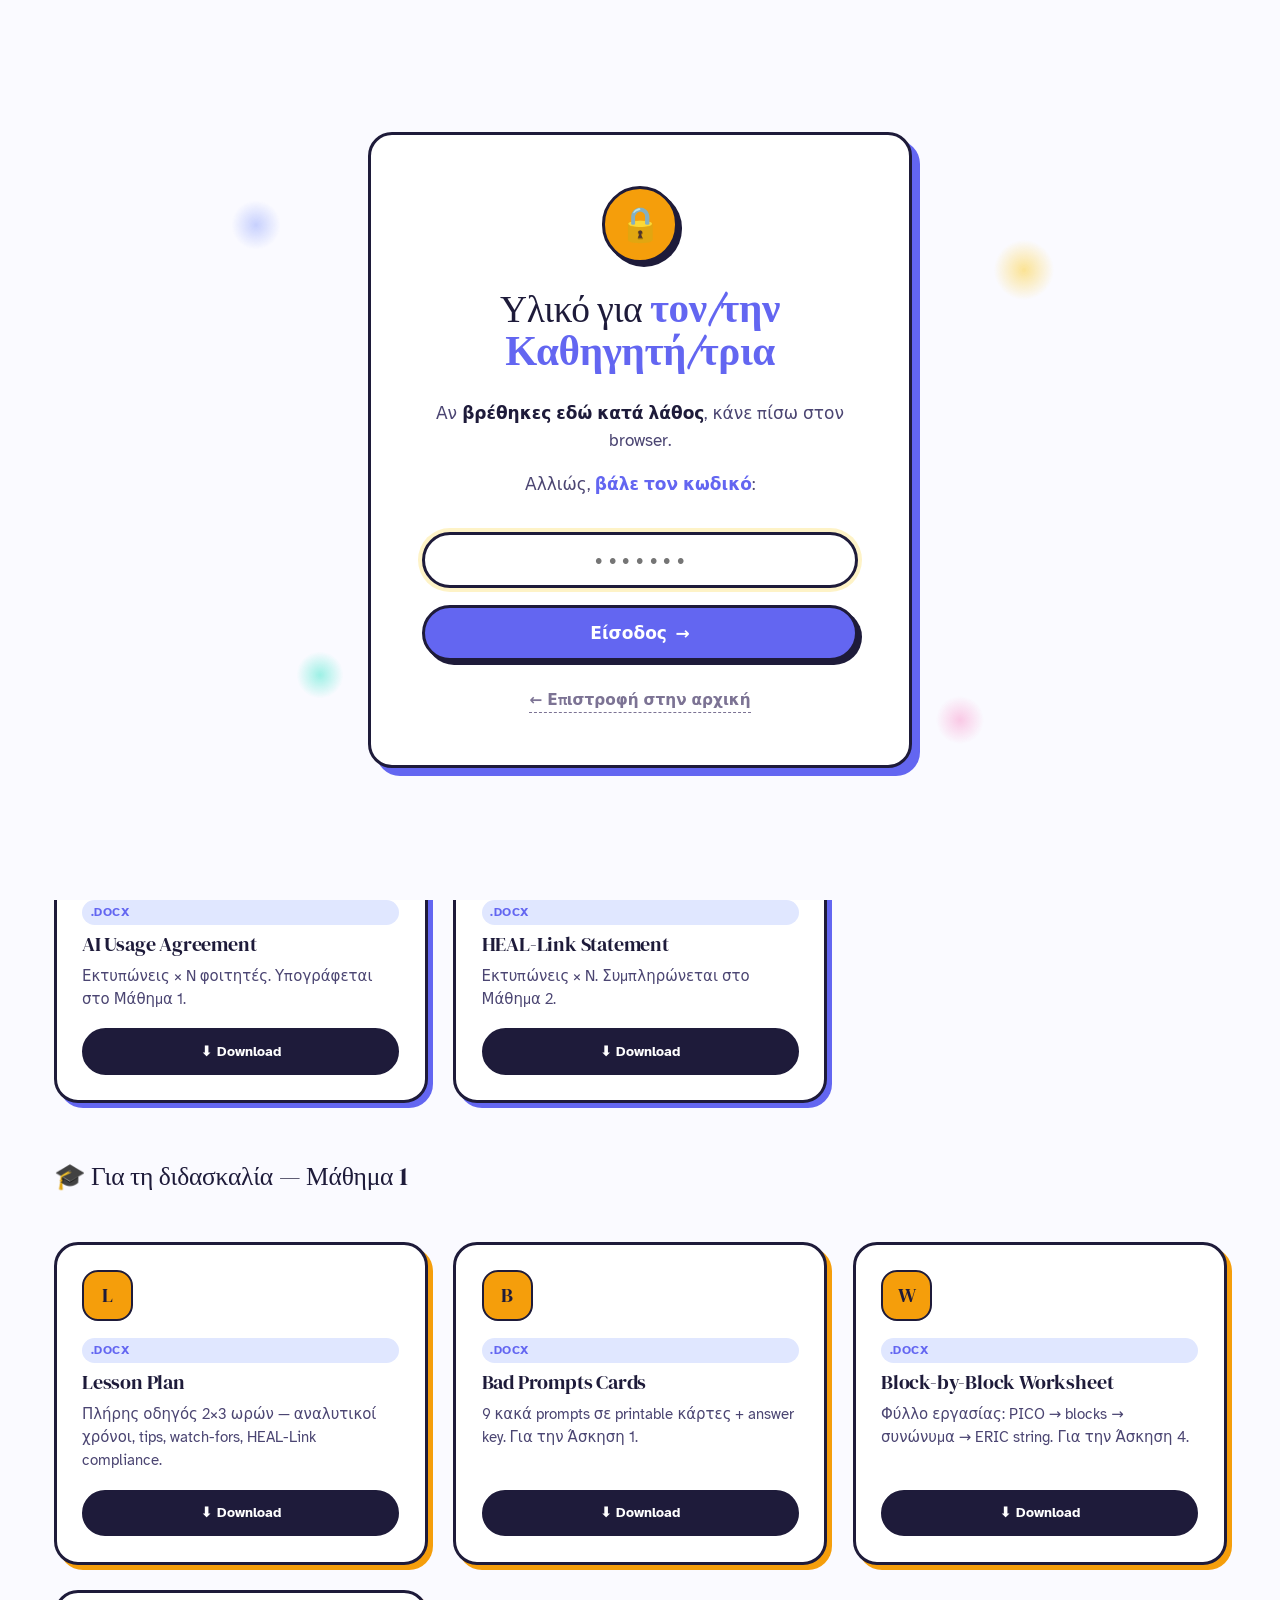
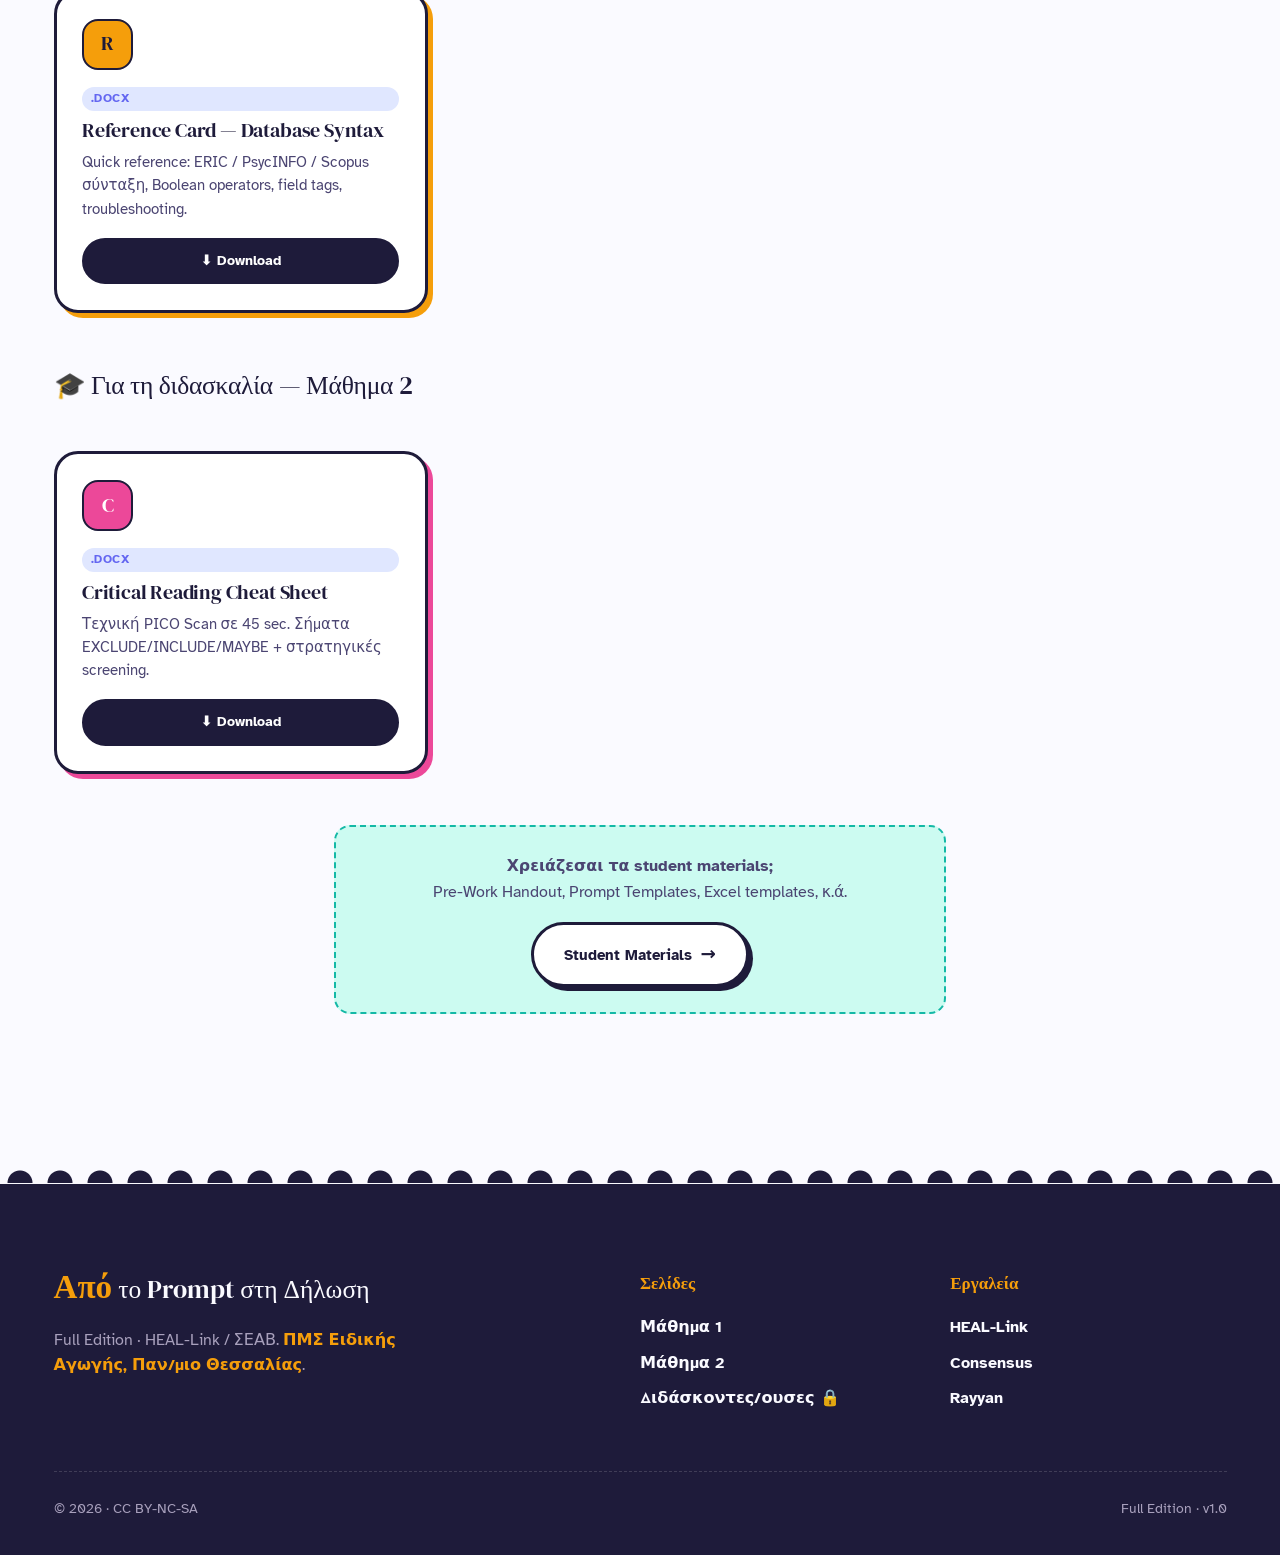
<file: materials-instructors.html>
<!DOCTYPE html>
<html lang="el">
<head>
  <meta charset="UTF-8">
  <meta name="viewport" content="width=device-width, initial-scale=1.0">
  <title>Υλικό Διδάσκοντος · Από το Prompt στη Δήλωση · Full Edition</title>
  <link rel="stylesheet" href="assets/style.css">
  <style>
    .materials-grid { display: grid; grid-template-columns: 1fr; gap: var(--space-4); }
    @media (min-width: 700px) { .materials-grid { grid-template-columns: repeat(2, 1fr); } }
    @media (min-width: 1100px) { .materials-grid { grid-template-columns: repeat(3, 1fr); } }
    .material-card { background: var(--paper-card); border: 3px solid var(--ink); border-radius: var(--r-lg); padding: var(--space-4); display: flex; flex-direction: column; transition: all 0.3s; }
    .material-card:hover { transform: translate(-3px, -3px); }
    .material-card[data-color="coral"] { box-shadow: 5px 5px 0 var(--coral); }
    .material-card[data-color="coral"]:hover { box-shadow: 8px 8px 0 var(--coral); }
    .material-card[data-color="sun"] { box-shadow: 5px 5px 0 var(--sun); }
    .material-card[data-color="sun"]:hover { box-shadow: 8px 8px 0 var(--sun); }
    .material-card[data-color="sage"] { box-shadow: 5px 5px 0 var(--sage); }
    .material-card[data-color="sage"]:hover { box-shadow: 8px 8px 0 var(--sage); }
    .material-icon { width: 3rem; height: 3rem; border-radius: var(--r-md); display: grid; place-items: center; font-family: var(--font-display); font-size: 1.2rem; color: white; margin-bottom: var(--space-3); border: 2px solid var(--ink); }
    .material-card[data-color="coral"] .material-icon { background: var(--coral); }
    .material-card[data-color="sun"] .material-icon { background: var(--sun); color: var(--ink); }
    .material-card[data-color="sage"] .material-icon { background: var(--sage); }
    .material-tag { font-size: 0.68rem; font-weight: 700; letter-spacing: 0.05em; text-transform: uppercase; padding: 0.15rem 0.5rem; border-radius: var(--r-full); display: inline-block; margin-bottom: var(--space-2); background: var(--coral-bg); color: var(--coral); }
    .material-title { font-family: var(--font-display); font-size: 1.15rem; font-weight: 400; margin-bottom: var(--space-2); line-height: 1.2; }
    .material-desc { font-size: 0.88rem; color: var(--ink-soft); line-height: 1.55; margin-bottom: var(--space-3); flex: 1; }
    .material-btn { display: flex; align-items: center; justify-content: center; gap: var(--space-2); padding: 0.55rem 1rem; font-family: var(--font-body); font-size: 0.85rem; font-weight: 700; background: var(--ink); color: white; border: 2px solid var(--ink); border-radius: var(--r-full); cursor: pointer; transition: all 0.2s; width: 100%; background-image: none; }
    .material-btn:hover { background: var(--coral); color: white; }
    .category-header { grid-column: 1 / -1; margin: var(--space-5) 0 var(--space-3); }
    .category-header h3 { font-family: var(--font-display); font-size: 1.5rem; margin-bottom: var(--space-2); }
  </style>
</head>
<body>

<!-- PASSWORD GATE -->
<div id="password-gate">
  <div class="gate-card">
    <div class="gate-icon">🔒</div>
    <h1 class="gate-title">Υλικό για <span class="hand">τον/την Καθηγητή/τρια</span></h1>
    <p class="gate-msg">Αν <em>βρέθηκες εδώ κατά λάθος</em>, κάνε πίσω στον browser.</p>
    <p class="gate-msg">Αλλιώς, <strong>βάλε τον κωδικό</strong>:</p>
    <div class="gate-form">
      <input type="password" id="gate-password" class="gate-input" placeholder="• • • • • • •" autocomplete="off">
      <button onclick="checkPassword()" class="gate-btn">Είσοδος <span class="arrow">→</span></button>
      <p id="gate-error" class="gate-error">Λάθος κωδικός.</p>
    </div>
    <a href="index.html" class="gate-back">← Επιστροφή στην αρχική</a>
  </div>
</div>
<script>
  const INSTRUCTOR_PASSWORD = "diadaskontes2026"; // 🔑 ΑΛΛΑΞΕ ΤΟΝ ΚΩΔΙΚΟ
  if (sessionStorage.getItem('instructor_unlocked') === 'yes') { document.getElementById('password-gate').style.display = 'none'; } else { document.body.classList.add('gate-locked'); }
  function checkPassword() { const input = document.getElementById('gate-password').value; const error = document.getElementById('gate-error'); if (input === INSTRUCTOR_PASSWORD) { document.getElementById('password-gate').style.display = 'none'; document.body.classList.remove('gate-locked'); sessionStorage.setItem('instructor_unlocked', 'yes'); } else { error.classList.add('show'); document.getElementById('gate-password').value = ''; setTimeout(function() { error.classList.remove('show'); }, 3000); } }
  document.getElementById('gate-password').addEventListener('keypress', function(e) { if (e.key === 'Enter') { e.preventDefault(); checkPassword(); } });
  document.getElementById('gate-password').focus();
</script>

<nav class="nav"><div class="nav-inner"><a href="index.html" class="nav-brand"><span class="spark">Από</span> το Prompt στη Δήλωση</a><ul class="nav-links"><li><a href="index.html">Αρχική</a></li><li><a href="prepare.html">Προετοιμασία</a></li><li><a href="session-1.html">Μάθημα 1</a></li><li><a href="session-2.html">Μάθημα 2</a></li><li><a href="instructor.html">Διδάσκοντες/ουσες</a></li><li><a href="materials.html" class="active">Υλικό</a></li><li><a href="about.html">Σχετικά</a></li><li><a href="international.html">Διεθνές</a></li><li><a href="leapspace.html">LeapSpace</a></li></ul></div></nav>

<header class="hero">
  <div class="container">
    <div class="hero-grid">
      <div class="hero-content">
        <div class="eyebrow fade-up">🔒 Υλικό Διδάσκοντος · Full Edition</div>
        <h1 class="hero-title fade-up">Υλικό <span class="hand">διδασκαλίας</span></h1>
        <p class="hero-subtitle fade-up">7 αρχεία: Lesson Plan, Cards, Worksheets, Reference Cards, Sample Abstracts + τα κοινά Agreement/Statement για διανομή.</p>
        <div class="cta-group fade-up"><a href="#downloads" class="btn">Downloads <span class="arrow">↓</span></a><a href="instructor.html" class="btn btn-outline">Lesson Plan →</a></div>
      </div>
      <div class="hero-illo">
        <div class="hero-shape shape-1" style="background: var(--sun); top: 0; right: 0;"></div>
        <div class="hero-shape shape-2" style="background: var(--sage); bottom: 0; left: 0;"></div>
        <div class="hero-shape shape-3" style="background: var(--coral); top: 5%; left: 5%;"></div>
        <div class="hero-label">7 files<br><span>for you only ✦</span></div>
      </div>
    </div>
  </div>
</header>

<section id="downloads">
  <div class="container">
    <div class="materials-grid">

      <div class="category-header"><h3>📘 Για διανομή στους φοιτητές</h3></div>

      <article class="material-card" data-color="coral">
        <div class="material-icon">A</div><span class="material-tag">.docx</span>
        <h4 class="material-title">AI Usage Agreement</h4>
        <p class="material-desc">Εκτυπώνεις × N φοιτητές. Υπογράφεται στο Μάθημα 1.</p>
        <a href="downloads/03_AI_Usage_Agreement.docx" class="material-btn" download>⬇ Download</a>
      </article>

      <article class="material-card" data-color="coral">
        <div class="material-icon">H</div><span class="material-tag">.docx</span>
        <h4 class="material-title">HEAL-Link Statement</h4>
        <p class="material-desc">Εκτυπώνεις × N. Συμπληρώνεται στο Μάθημα 2.</p>
        <a href="downloads/04_HEAL_Link_Statement_Template.docx" class="material-btn" download>⬇ Download</a>
      </article>

      <div class="category-header"><h3>🎓 Για τη διδασκαλία — Μάθημα 1</h3></div>

      <article class="material-card" data-color="sun">
        <div class="material-icon">L</div><span class="material-tag">.docx</span>
        <h4 class="material-title">Lesson Plan</h4>
        <p class="material-desc">Πλήρης οδηγός 2×3 ωρών — αναλυτικοί χρόνοι, tips, watch-fors, HEAL-Link compliance.</p>
        <a href="downloads/02_Lesson_Plan.docx" class="material-btn" download>⬇ Download</a>
      </article>

      <article class="material-card" data-color="sun">
        <div class="material-icon">B</div><span class="material-tag">.docx</span>
        <h4 class="material-title">Bad Prompts Cards</h4>
        <p class="material-desc">9 κακά prompts σε printable κάρτες + answer key. Για την Άσκηση 1.</p>
        <a href="downloads/07_Bad_Prompts_Cards.docx" class="material-btn" download>⬇ Download</a>
      </article>

      <article class="material-card" data-color="sun">
        <div class="material-icon">W</div><span class="material-tag">.docx</span>
        <h4 class="material-title">Block-by-Block Worksheet</h4>
        <p class="material-desc">Φύλλο εργασίας: PICO → blocks → συνώνυμα → ERIC string. Για την Άσκηση 4.</p>
        <a href="downloads/08_Block_by_Block_Worksheet.docx" class="material-btn" download>⬇ Download</a>
      </article>

      <article class="material-card" data-color="sun">
        <div class="material-icon">R</div><span class="material-tag">.docx</span>
        <h4 class="material-title">Reference Card — Database Syntax</h4>
        <p class="material-desc">Quick reference: ERIC / PsycINFO / Scopus σύνταξη, Boolean operators, field tags, troubleshooting.</p>
        <a href="downloads/09_Reference_Card_Database_Syntax.docx" class="material-btn" download>⬇ Download</a>
      </article>

      <div class="category-header"><h3>🎓 Για τη διδασκαλία — Μάθημα 2</h3></div>

      <article class="material-card" data-color="sage">
        <div class="material-icon">C</div><span class="material-tag">.docx</span>
        <h4 class="material-title">Critical Reading Cheat Sheet</h4>
        <p class="material-desc">Τεχνική PICO Scan σε 45 sec. Σήματα EXCLUDE/INCLUDE/MAYBE + στρατηγικές screening.</p>
        <a href="downloads/10_Critical_Reading_Cheat_Sheet.docx" class="material-btn" download>⬇ Download</a>
      </article>

    </div>

    <div style="max-width: 36rem; margin: var(--space-6) auto 0; padding: var(--space-4); background: var(--teal-bg); border: 2px dashed var(--teal); border-radius: var(--r-md); text-align: center;">
      <p style="margin-bottom: var(--space-3); color: var(--ink-soft); font-size: 0.93rem;"><strong>Χρειάζεσαι τα student materials;</strong><br>Pre-Work Handout, Prompt Templates, Excel templates, κ.ά.</p>
      <a href="materials.html" class="btn btn-outline" style="font-size: 0.9rem;">Student Materials <span class="arrow">→</span></a>
    </div>
  </div>
</section>

<footer class="footer">
  <div class="container">
    <div class="footer-grid">
      <div><div class="footer-brand"><span class="hand">Από</span> το Prompt στη Δήλωση</div><p class="footer-text">Full Edition · HEAL-Link / ΣΕΑΒ. <a href="https://maspecialed.sed.uth.gr/perigrammata-mathimatwn/" target="_blank" rel="noopener" style="color:var(--sun);">ΠΜΣ Ειδικής Αγωγής, Παν/μιο Θεσσαλίας</a>.</p></div>
      <div><h5>Σελίδες</h5><ul><li><a href="session-1.html">Μάθημα 1</a></li><li><a href="session-2.html">Μάθημα 2</a></li><li><a href="instructor.html">Διδάσκοντες/ουσες 🔒</a></li></ul></div>
      <div><h5>Εργαλεία</h5><ul><li><a href="https://www.heal-link.gr/" target="_blank" rel="noopener">HEAL-Link</a></li><li><a href="https://consensus.app" target="_blank" rel="noopener">Consensus</a></li><li><a href="https://rayyan.ai" target="_blank" rel="noopener">Rayyan</a></li></ul></div>
    </div>
    <div class="footer-bottom"><div>© 2026 · CC BY-NC-SA</div><div>Full Edition · v1.0</div></div>
  </div>
</footer>
</body>
</html>
</file>
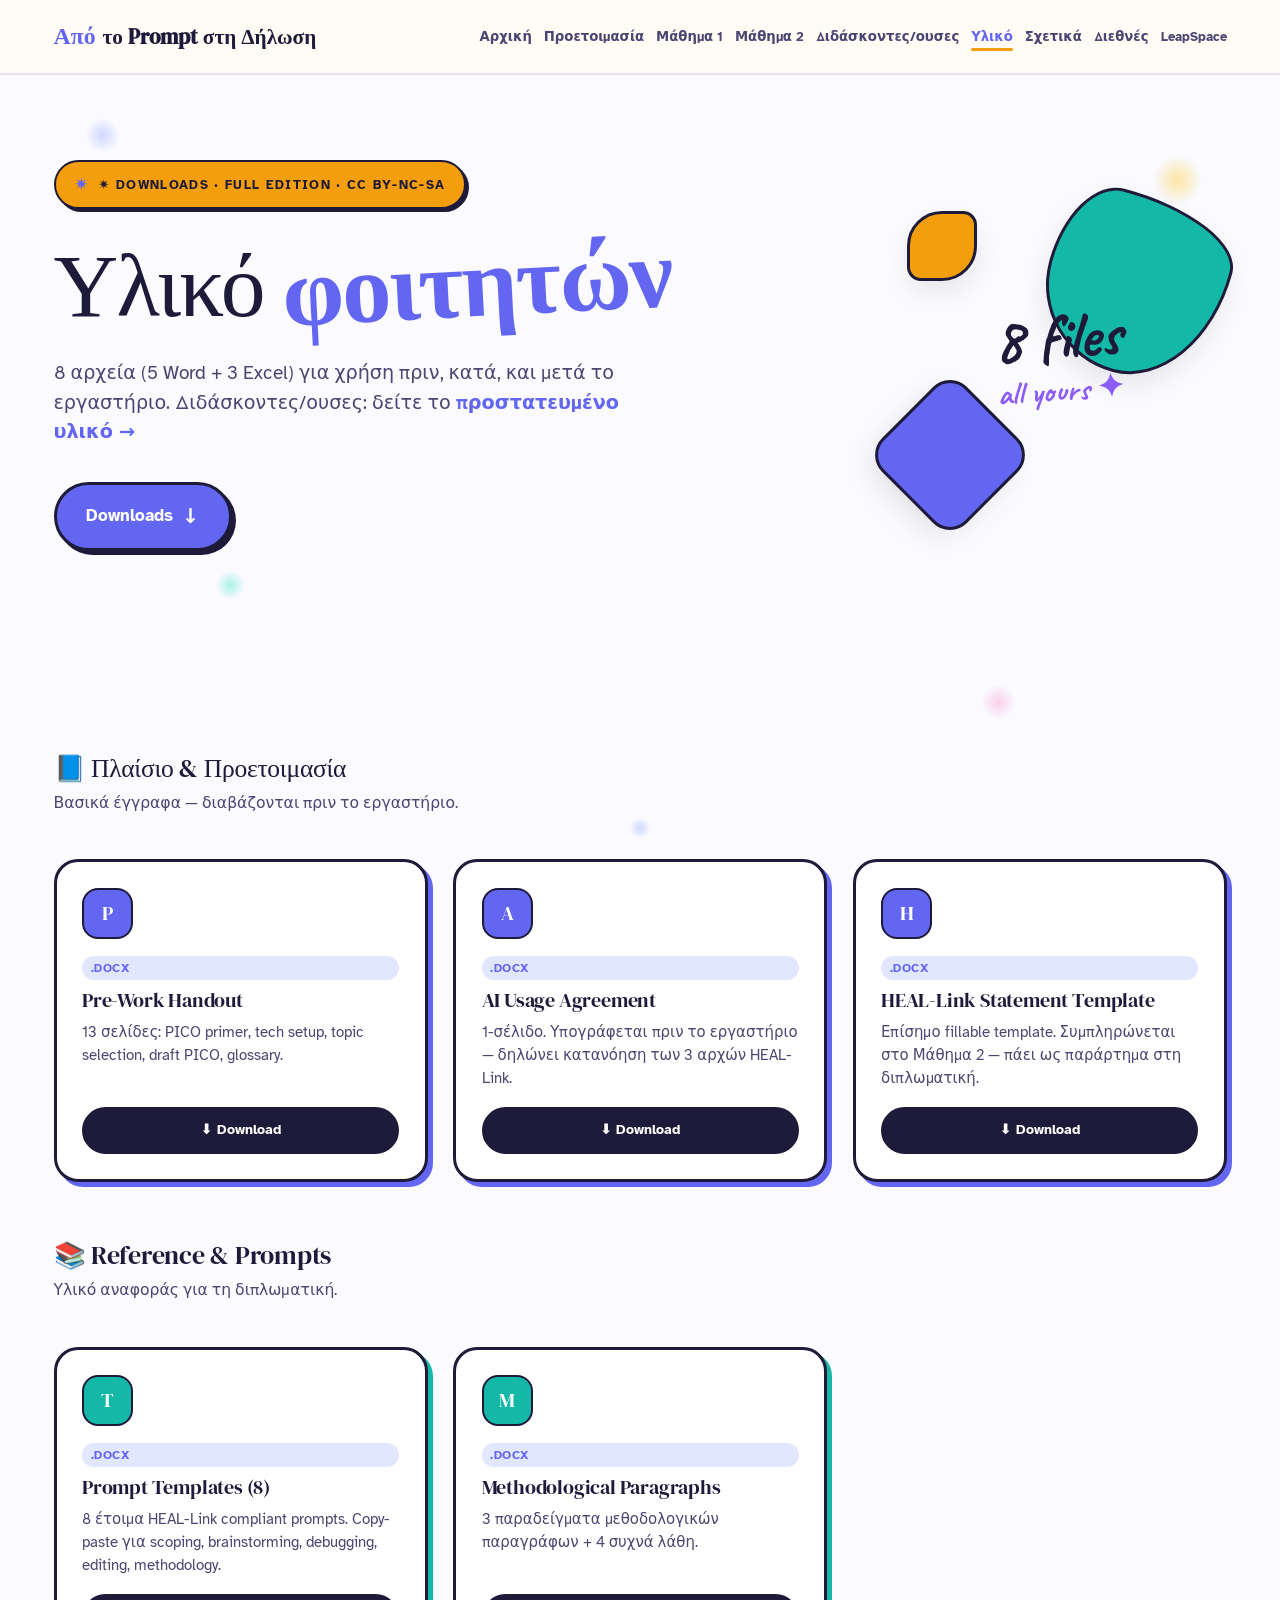
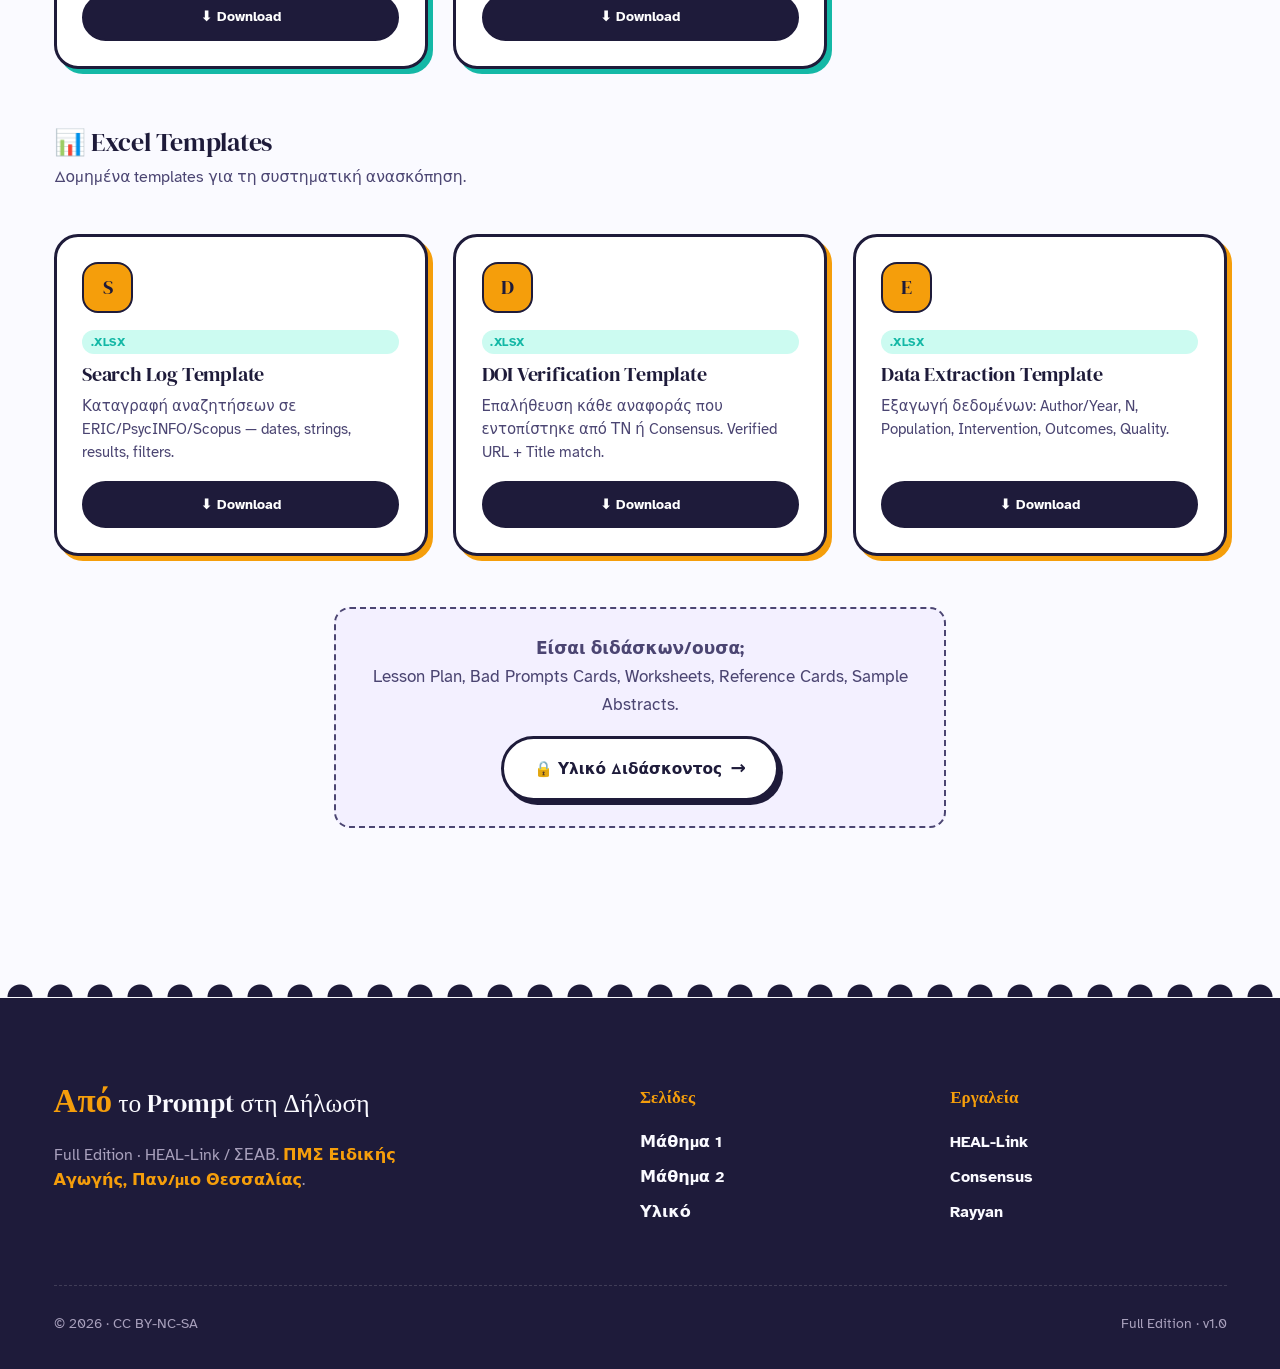
<file: materials.html>
<!DOCTYPE html>
<html lang="el">
<head>
  <meta charset="UTF-8">
  <meta name="viewport" content="width=device-width, initial-scale=1.0">
  <title>Υλικό · Από το Prompt στη Δήλωση · Full Edition</title>
  <link rel="stylesheet" href="assets/style.css">
  <style>
    .materials-grid { display: grid; grid-template-columns: 1fr; gap: var(--space-4); }
    @media (min-width: 700px) { .materials-grid { grid-template-columns: repeat(2, 1fr); } }
    @media (min-width: 1100px) { .materials-grid { grid-template-columns: repeat(3, 1fr); } }
    .material-card { background: var(--paper-card); border: 3px solid var(--ink); border-radius: var(--r-lg); padding: var(--space-4); display: flex; flex-direction: column; transition: all 0.3s; }
    .material-card:hover { transform: translate(-3px, -3px); }
    .material-card[data-color="coral"] { box-shadow: 5px 5px 0 var(--coral); }
    .material-card[data-color="coral"]:hover { box-shadow: 8px 8px 0 var(--coral); }
    .material-card[data-color="teal"] { box-shadow: 5px 5px 0 var(--teal); }
    .material-card[data-color="teal"]:hover { box-shadow: 8px 8px 0 var(--teal); }
    .material-card[data-color="sun"] { box-shadow: 5px 5px 0 var(--sun); }
    .material-card[data-color="sun"]:hover { box-shadow: 8px 8px 0 var(--sun); }
    .material-card[data-color="sage"] { box-shadow: 5px 5px 0 var(--sage); }
    .material-card[data-color="sage"]:hover { box-shadow: 8px 8px 0 var(--sage); }
    .material-icon { width: 3rem; height: 3rem; border-radius: var(--r-md); display: grid; place-items: center; font-family: var(--font-display); font-size: 1.2rem; color: white; margin-bottom: var(--space-3); border: 2px solid var(--ink); }
    .material-card[data-color="coral"] .material-icon { background: var(--coral); }
    .material-card[data-color="teal"] .material-icon { background: var(--teal); }
    .material-card[data-color="sun"] .material-icon { background: var(--sun); color: var(--ink); }
    .material-card[data-color="sage"] .material-icon { background: var(--sage); }
    .material-tag { font-size: 0.68rem; font-weight: 700; letter-spacing: 0.05em; text-transform: uppercase; padding: 0.15rem 0.5rem; border-radius: var(--r-full); display: inline-block; margin-bottom: var(--space-2); }
    .tag-doc { background: var(--coral-bg); color: var(--coral); }
    .tag-xlsx { background: var(--teal-bg); color: var(--teal); }
    .material-title { font-family: var(--font-display); font-size: 1.15rem; font-weight: 400; margin-bottom: var(--space-2); line-height: 1.2; }
    .material-desc { font-size: 0.88rem; color: var(--ink-soft); line-height: 1.55; margin-bottom: var(--space-3); flex: 1; }
    .material-btn { display: flex; align-items: center; justify-content: center; gap: var(--space-2); padding: 0.55rem 1rem; font-family: var(--font-body); font-size: 0.85rem; font-weight: 700; background: var(--ink); color: white; border: 2px solid var(--ink); border-radius: var(--r-full); cursor: pointer; transition: all 0.2s; width: 100%; background-image: none; }
    .material-btn:hover { background: var(--coral); color: white; }
    .category-header { grid-column: 1 / -1; margin: var(--space-5) 0 var(--space-3); }
    .category-header h3 { font-family: var(--font-display); font-size: 1.5rem; margin-bottom: var(--space-2); }
    .category-header p { font-size: 0.92rem; color: var(--ink-soft); margin: 0; }
  </style>
</head>
<body>
<nav class="nav"><div class="nav-inner"><a href="index.html" class="nav-brand"><span class="spark">Από</span> το Prompt στη Δήλωση</a><ul class="nav-links"><li><a href="index.html">Αρχική</a></li><li><a href="prepare.html">Προετοιμασία</a></li><li><a href="session-1.html">Μάθημα 1</a></li><li><a href="session-2.html">Μάθημα 2</a></li><li><a href="instructor.html">Διδάσκοντες/ουσες</a></li><li><a href="materials.html" class="active">Υλικό</a></li><li><a href="about.html">Σχετικά</a></li><li><a href="international.html">Διεθνές</a></li><li><a href="leapspace.html">LeapSpace</a></li></ul></div></nav>

<header class="hero">
  <div class="container">
    <div class="hero-grid">
      <div class="hero-content">
        <div class="eyebrow fade-up">✷ Downloads · Full Edition · CC BY-NC-SA</div>
        <h1 class="hero-title fade-up">Υλικό <span class="hand">φοιτητών</span></h1>
        <p class="hero-subtitle fade-up">8 αρχεία (5 Word + 3 Excel) για χρήση πριν, κατά, και μετά το εργαστήριο. Διδάσκοντες/ουσες: δείτε το <a href="materials-instructors.html">προστατευμένο υλικό →</a></p>
        <div class="cta-group fade-up"><a href="#downloads" class="btn">Downloads <span class="arrow">↓</span></a></div>
      </div>
      <div class="hero-illo">
        <div class="hero-shape shape-1" style="background: var(--teal); top: 0; right: 0;"></div>
        <div class="hero-shape shape-2" style="background: var(--coral); bottom: 0; left: 0;"></div>
        <div class="hero-shape shape-3" style="background: var(--sun); top: 5%; left: 5%;"></div>
        <div class="hero-label">8 files<br><span>all yours ✦</span></div>
      </div>
    </div>
  </div>
</header>

<section id="downloads">
  <div class="container">
    <div class="materials-grid">

      <div class="category-header"><h3>📘 Πλαίσιο &amp; Προετοιμασία</h3><p>Βασικά έγγραφα — διαβάζονται πριν το εργαστήριο.</p></div>

      <article class="material-card" data-color="coral">
        <div class="material-icon">P</div><span class="material-tag tag-doc">.docx</span>
        <h4 class="material-title">Pre-Work Handout</h4>
        <p class="material-desc">13 σελίδες: PICO primer, tech setup, topic selection, draft PICO, glossary.</p>
        <a href="downloads/01_PreWork_Handout.docx" class="material-btn" download>⬇ Download</a>
      </article>

      <article class="material-card" data-color="coral">
        <div class="material-icon">A</div><span class="material-tag tag-doc">.docx</span>
        <h4 class="material-title">AI Usage Agreement</h4>
        <p class="material-desc">1-σέλιδο. Υπογράφεται πριν το εργαστήριο — δηλώνει κατανόηση των 3 αρχών HEAL-Link.</p>
        <a href="downloads/03_AI_Usage_Agreement.docx" class="material-btn" download>⬇ Download</a>
      </article>

      <article class="material-card" data-color="coral">
        <div class="material-icon">H</div><span class="material-tag tag-doc">.docx</span>
        <h4 class="material-title">HEAL-Link Statement Template</h4>
        <p class="material-desc">Επίσημο fillable template. Συμπληρώνεται στο Μάθημα 2 — πάει ως παράρτημα στη διπλωματική.</p>
        <a href="downloads/04_HEAL_Link_Statement_Template.docx" class="material-btn" download>⬇ Download</a>
      </article>

      <div class="category-header"><h3>📚 Reference &amp; Prompts</h3><p>Υλικό αναφοράς για τη διπλωματική.</p></div>

      <article class="material-card" data-color="teal">
        <div class="material-icon">T</div><span class="material-tag tag-doc">.docx</span>
        <h4 class="material-title">Prompt Templates (8)</h4>
        <p class="material-desc">8 έτοιμα HEAL-Link compliant prompts. Copy-paste για scoping, brainstorming, debugging, editing, methodology.</p>
        <a href="downloads/05_Prompt_Templates.docx" class="material-btn" download>⬇ Download</a>
      </article>

      <article class="material-card" data-color="teal">
        <div class="material-icon">M</div><span class="material-tag tag-doc">.docx</span>
        <h4 class="material-title">Methodological Paragraphs</h4>
        <p class="material-desc">3 παραδείγματα μεθοδολογικών παραγράφων + 4 συχνά λάθη.</p>
        <a href="downloads/06_Methodological_Paragraph_Examples.docx" class="material-btn" download>⬇ Download</a>
      </article>

      <div class="category-header"><h3>📊 Excel Templates</h3><p>Δομημένα templates για τη συστηματική ανασκόπηση.</p></div>

      <article class="material-card" data-color="sun">
        <div class="material-icon">S</div><span class="material-tag tag-xlsx">.xlsx</span>
        <h4 class="material-title">Search Log Template</h4>
        <p class="material-desc">Καταγραφή αναζητήσεων σε ERIC/PsycINFO/Scopus — dates, strings, results, filters.</p>
        <a href="downloads/11_Search_Log_Template.xlsx" class="material-btn" download>⬇ Download</a>
      </article>

      <article class="material-card" data-color="sun">
        <div class="material-icon">D</div><span class="material-tag tag-xlsx">.xlsx</span>
        <h4 class="material-title">DOI Verification Template</h4>
        <p class="material-desc">Επαλήθευση κάθε αναφοράς που εντοπίστηκε από ΤΝ ή Consensus. Verified URL + Title match.</p>
        <a href="downloads/12_DOI_Verification_Template.xlsx" class="material-btn" download>⬇ Download</a>
      </article>

      <article class="material-card" data-color="sun">
        <div class="material-icon">E</div><span class="material-tag tag-xlsx">.xlsx</span>
        <h4 class="material-title">Data Extraction Template</h4>
        <p class="material-desc">Εξαγωγή δεδομένων: Author/Year, N, Population, Intervention, Outcomes, Quality.</p>
        <a href="downloads/13_Data_Extraction_Template.xlsx" class="material-btn" download>⬇ Download</a>
      </article>

    </div>

    <div style="max-width: 36rem; margin: var(--space-6) auto 0; padding: var(--space-4); background: var(--paper-warm); border: 2px dashed var(--ink-soft); border-radius: var(--r-md); text-align: center;">
      <p style="margin-bottom: var(--space-3); color: var(--ink-soft);"><strong>Είσαι διδάσκων/ουσα;</strong><br>Lesson Plan, Bad Prompts Cards, Worksheets, Reference Cards, Sample Abstracts.</p>
      <a href="materials-instructors.html" class="btn btn-outline" style="font-size: 0.9rem;">🔒 Υλικό Διδάσκοντος <span class="arrow">→</span></a>
    </div>
  </div>
</section>

<footer class="footer">
  <div class="container">
    <div class="footer-grid">
      <div><div class="footer-brand"><span class="hand">Από</span> το Prompt στη Δήλωση</div><p class="footer-text">Full Edition · HEAL-Link / ΣΕΑΒ. <a href="https://maspecialed.sed.uth.gr/perigrammata-mathimatwn/" target="_blank" rel="noopener" style="color:var(--sun);">ΠΜΣ Ειδικής Αγωγής, Παν/μιο Θεσσαλίας</a>.</p></div>
      <div><h5>Σελίδες</h5><ul><li><a href="session-1.html">Μάθημα 1</a></li><li><a href="session-2.html">Μάθημα 2</a></li><li><a href="materials.html">Υλικό</a></li></ul></div>
      <div><h5>Εργαλεία</h5><ul><li><a href="https://www.heal-link.gr/" target="_blank" rel="noopener">HEAL-Link</a></li><li><a href="https://consensus.app" target="_blank" rel="noopener">Consensus</a></li><li><a href="https://rayyan.ai" target="_blank" rel="noopener">Rayyan</a></li></ul></div>
    </div>
    <div class="footer-bottom"><div>© 2026 · CC BY-NC-SA</div><div>Full Edition · v1.0</div></div>
  </div>
</footer>
</body>
</html>
</file>
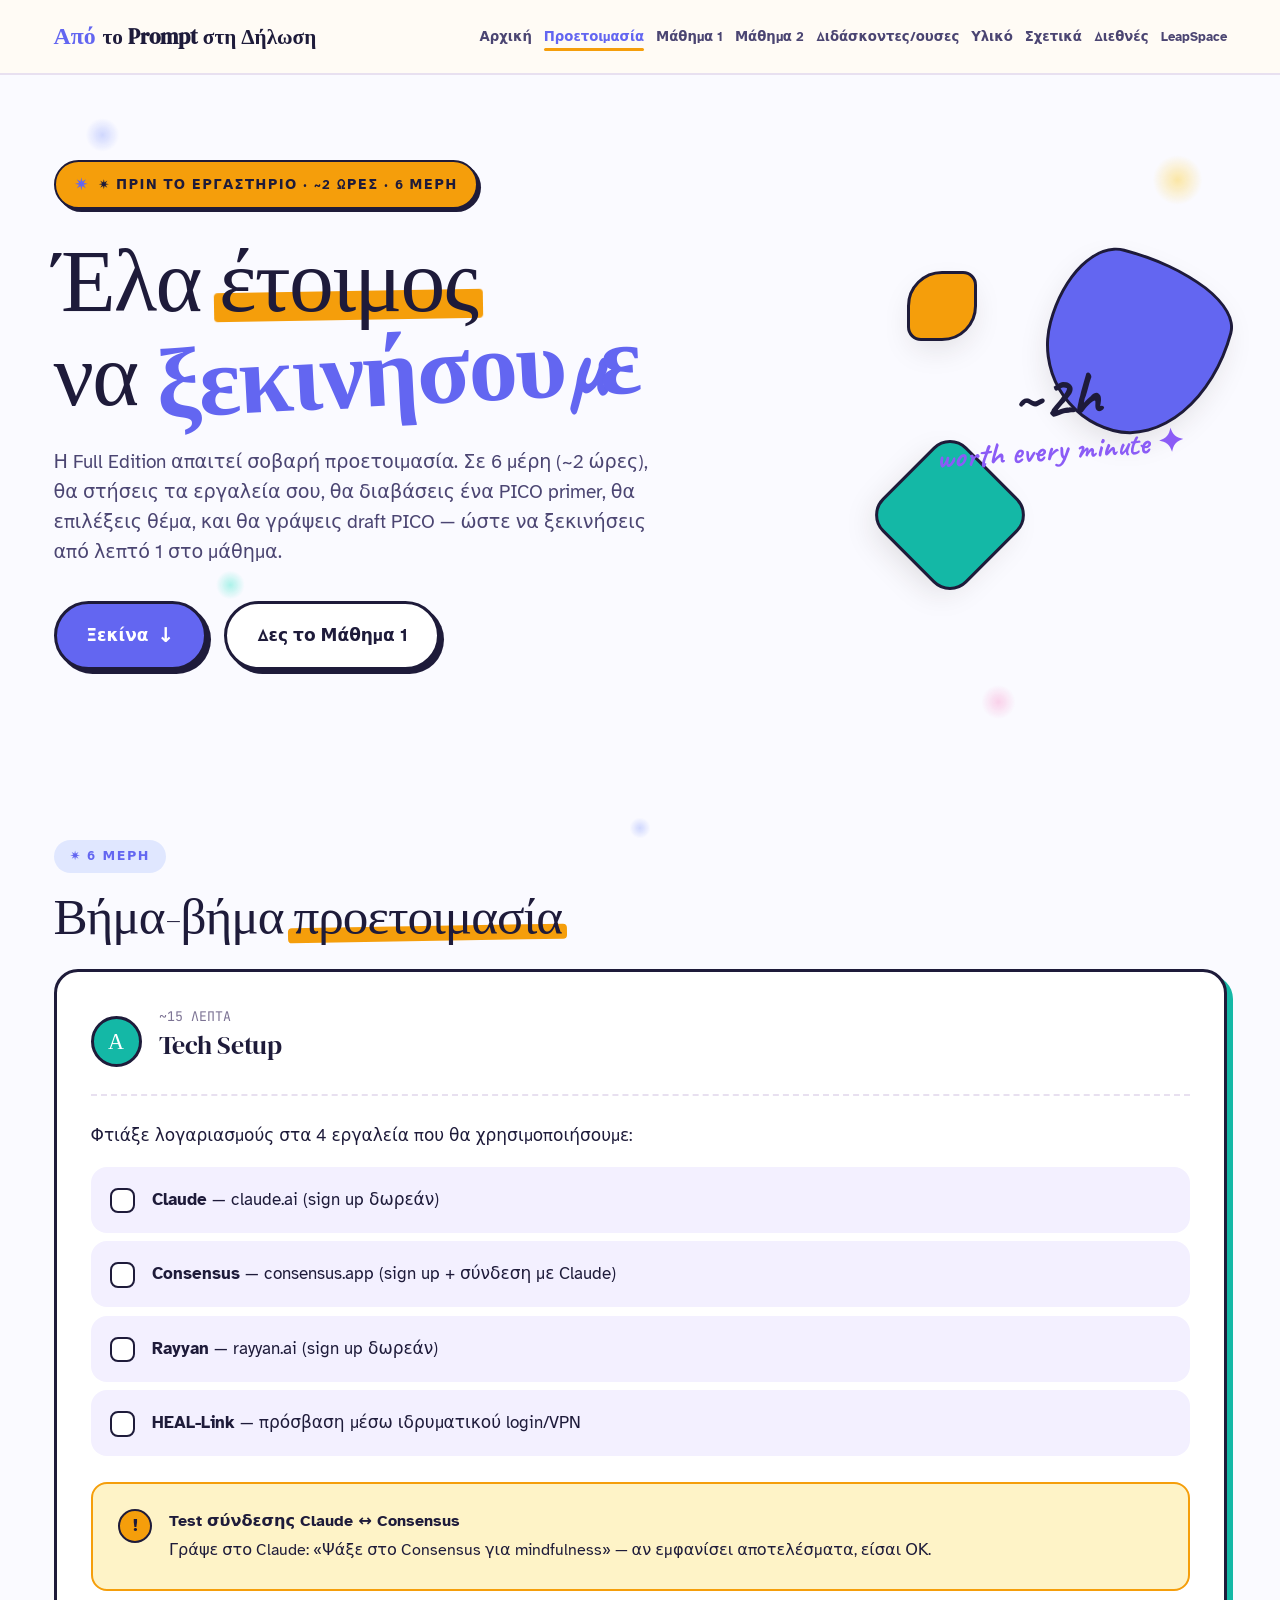
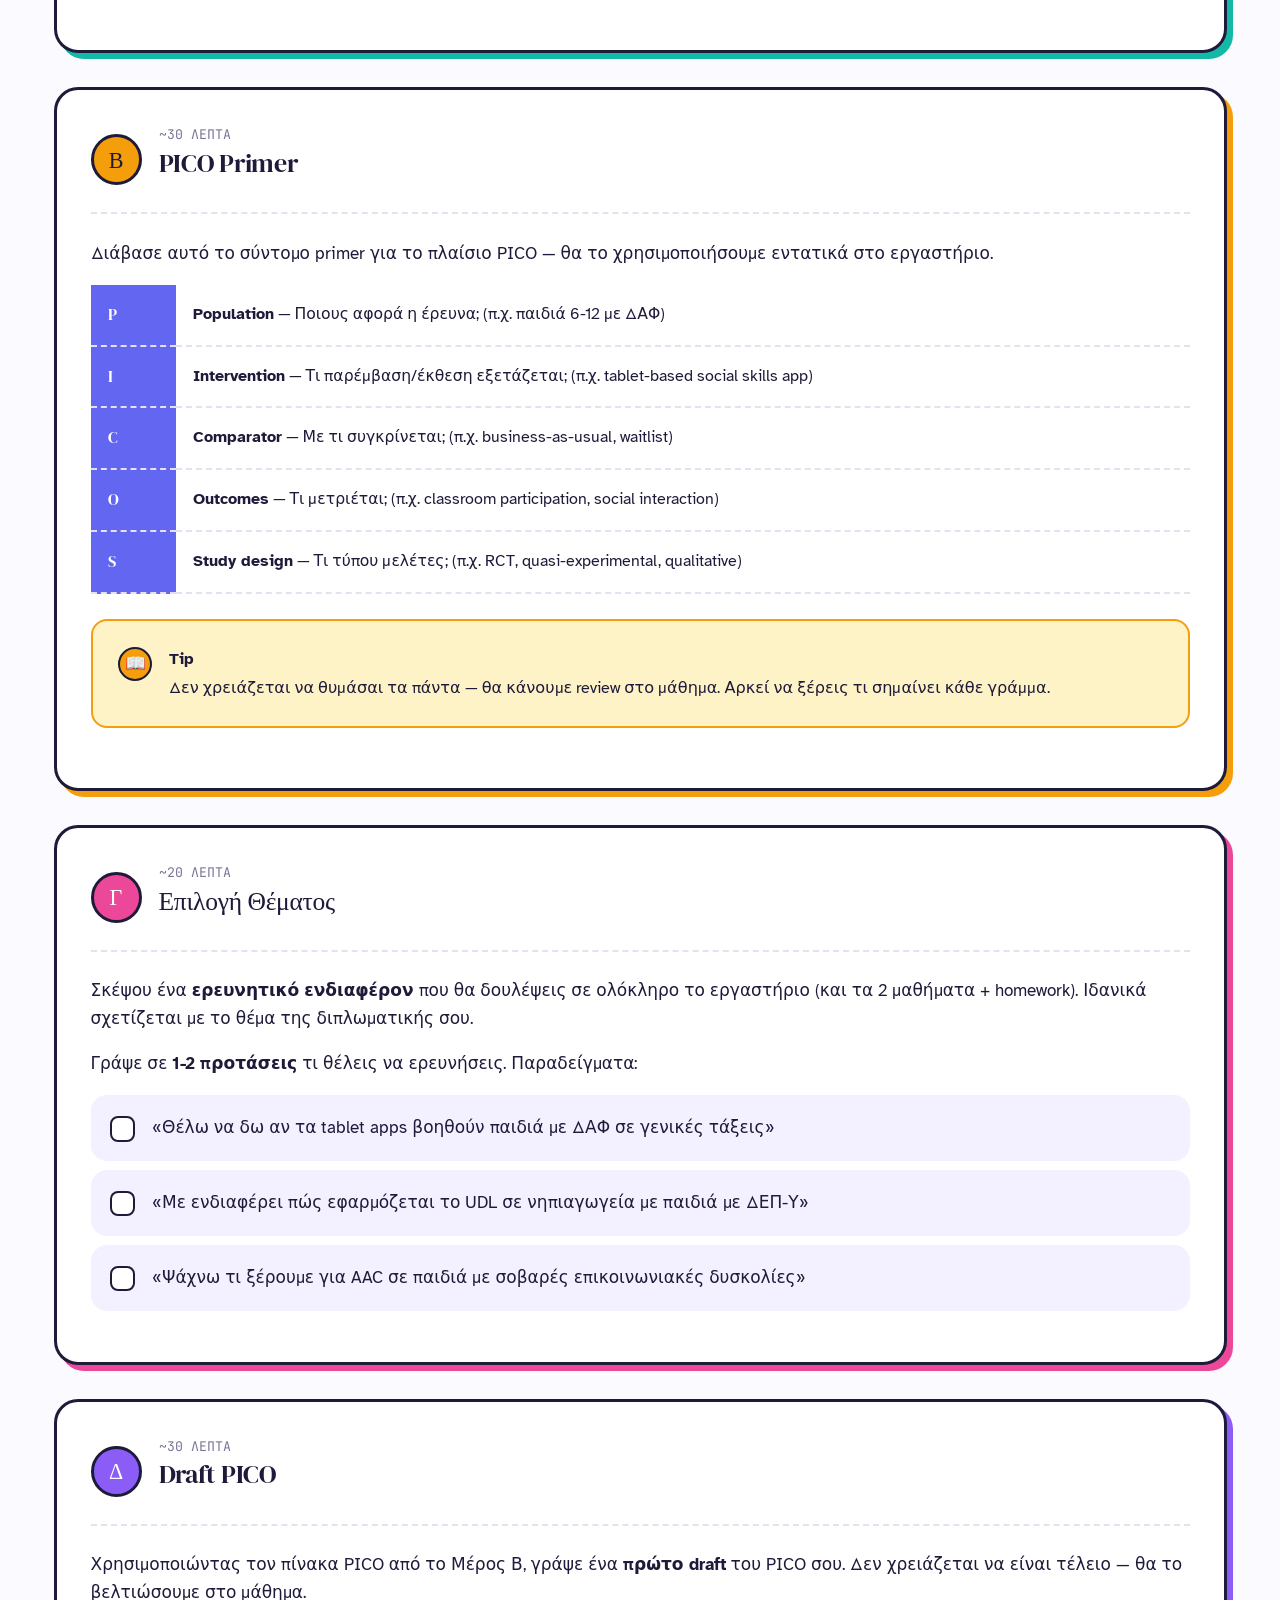
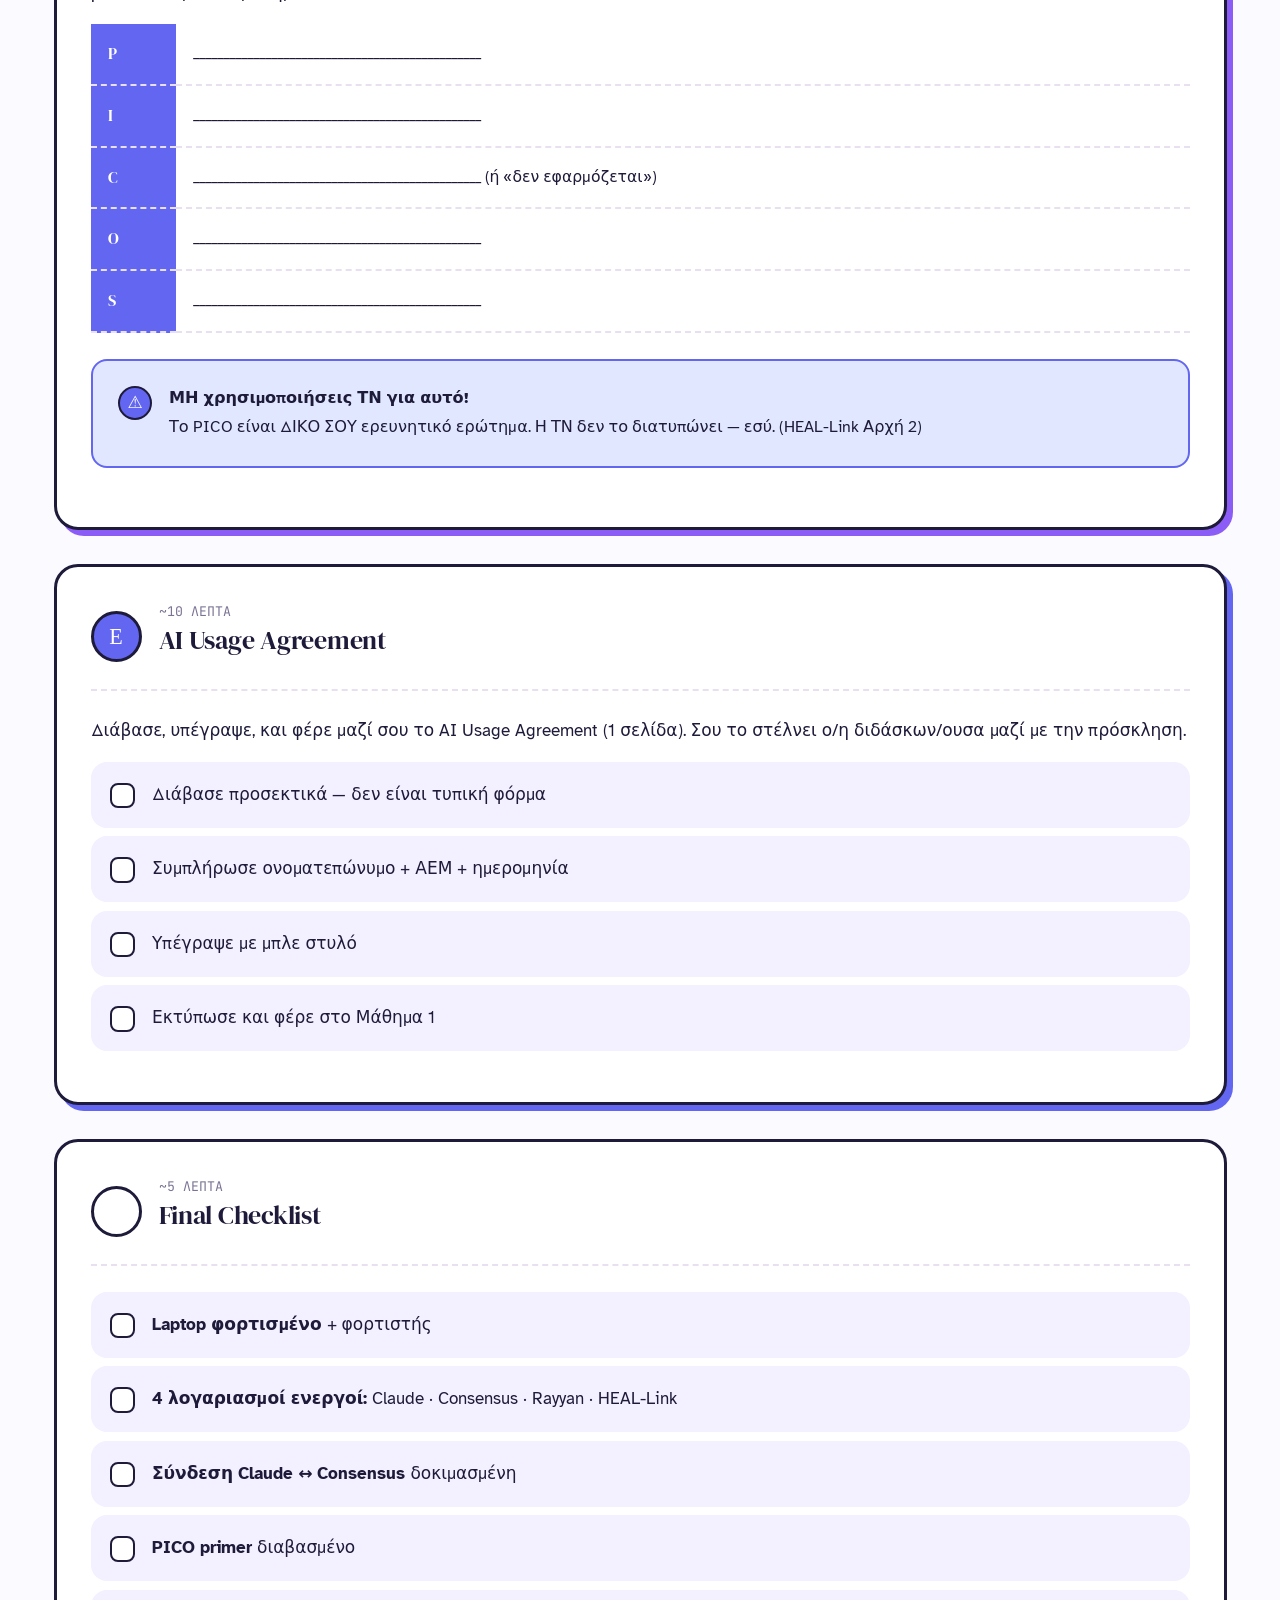
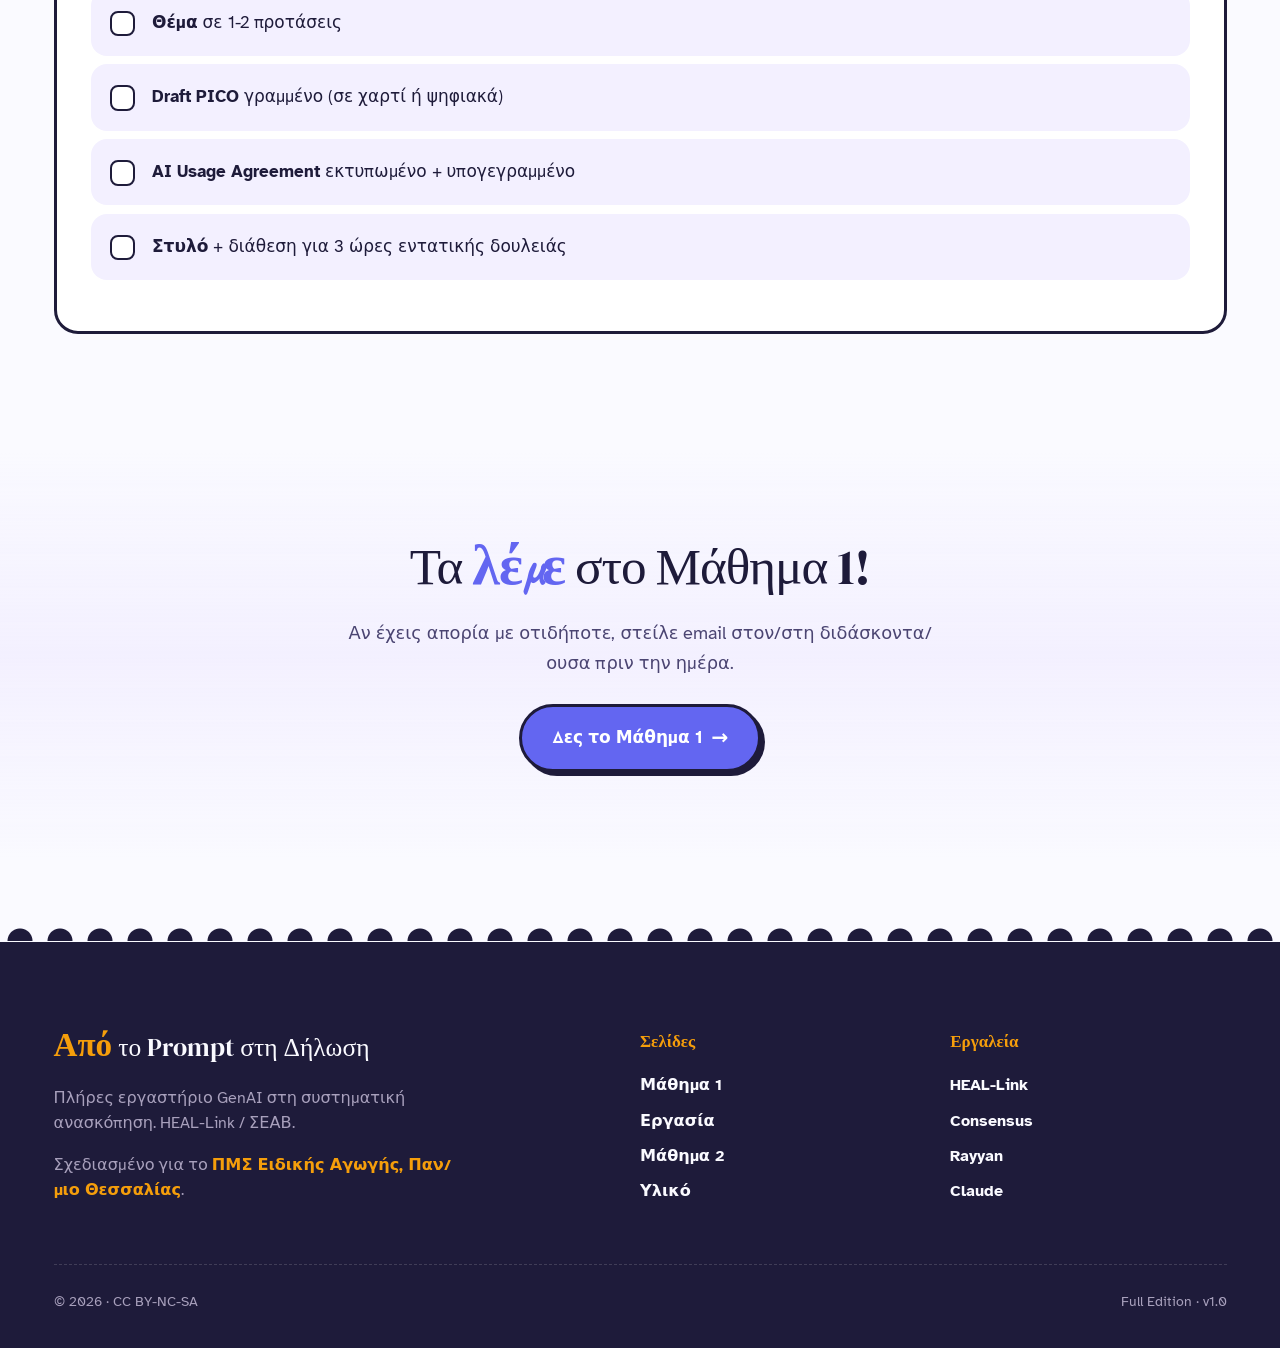
<file: prepare.html>
<!DOCTYPE html>
<html lang="el">
<head>
  <meta charset="UTF-8">
  <meta name="viewport" content="width=device-width, initial-scale=1.0">
  <title>Προετοιμασία · Από το Prompt στη Δήλωση · Full Edition</title>
  <meta name="description" content="Pre-work για το πλήρες εργαστήριο: 6 μέρη, ~2 ώρες. Tech setup, PICO primer, topic selection, draft PICO, AI Agreement.">
  <link rel="stylesheet" href="assets/style.css">
  <style>
    .step { background: var(--paper-card); border: 3px solid var(--ink); border-radius: var(--r-lg); padding: var(--space-5); margin-bottom: var(--space-5); }
    .step:nth-of-type(1) { box-shadow: 6px 6px 0 var(--coral); }
    .step:nth-of-type(2) { box-shadow: 6px 6px 0 var(--teal); }
    .step:nth-of-type(3) { box-shadow: 6px 6px 0 var(--sun); }
    .step:nth-of-type(4) { box-shadow: 6px 6px 0 var(--sage); }
    .step:nth-of-type(5) { box-shadow: 6px 6px 0 var(--plum); }
    .step:nth-of-type(6) { box-shadow: 6px 6px 0 var(--coral); }
    .step-header { display: flex; align-items: center; gap: var(--space-3); margin-bottom: var(--space-4); padding-bottom: var(--space-3); border-bottom: 2px dashed var(--rule); }
    .step-num { width: 3rem; height: 3rem; border-radius: var(--r-full); display: grid; place-items: center; font-family: var(--font-display); font-size: 1.3rem; color: white; border: 3px solid var(--ink); flex-shrink: 0; }
    .step:nth-of-type(1) .step-num { background: var(--coral); }
    .step:nth-of-type(2) .step-num { background: var(--teal); }
    .step:nth-of-type(3) .step-num { background: var(--sun); color: var(--ink); }
    .step:nth-of-type(4) .step-num { background: var(--sage); }
    .step:nth-of-type(5) .step-num { background: var(--plum); }
    .step:nth-of-type(6) .step-num { background: var(--coral); }
    .step-meta { display: flex; flex-direction: column; gap: 4px; }
    .step-time { font-family: var(--font-mono); font-size: 0.78rem; color: var(--muted); }
    .step-title { font-family: var(--font-display); font-size: 1.5rem; line-height: 1.1; }
    .checklist { list-style: none; margin: var(--space-3) 0; }
    .checklist li { display: flex; gap: var(--space-3); padding: var(--space-3); background: var(--paper-warm); border-radius: var(--r-md); margin-bottom: var(--space-2); border: 2px solid transparent; transition: all 0.2s; }
    .checklist li:hover { border-color: var(--rule); transform: translateX(3px); }
    .checklist .check { flex-shrink: 0; width: 1.5rem; height: 1.5rem; border-radius: var(--r-sm); border: 2px solid var(--ink); background: white; margin-top: 2px; }
    .callout { background: var(--sun-bg); border: 2px solid var(--sun); border-radius: var(--r-md); padding: var(--space-4); margin: var(--space-4) 0; display: flex; gap: var(--space-3); }
    .callout-icon { flex-shrink: 0; width: 2rem; height: 2rem; border-radius: var(--r-full); background: var(--sun); color: var(--ink); display: grid; place-items: center; font-weight: 700; border: 2px solid var(--ink); }
    .callout-text { font-size: 0.95rem; line-height: 1.55; }
    .callout-text strong { display: block; margin-bottom: 4px; }
    .pico-table { width: 100%; border-collapse: separate; border-spacing: 0; font-size: 0.92rem; margin: var(--space-3) 0; }
    .pico-table th, .pico-table td { padding: var(--space-3); text-align: left; vertical-align: top; border-bottom: 2px dashed var(--rule); }
    .pico-table th { background: var(--coral); color: white; font-family: var(--font-display); font-weight: 400; width: 5rem; }
    .pico-table td { background: var(--paper-card); }
  </style>
</head>
<body>

<nav class="nav">
  <div class="nav-inner">
    <a href="index.html" class="nav-brand"><span class="spark">Από</span> το Prompt στη Δήλωση</a>
    <ul class="nav-links">
      <li><a href="index.html">Αρχική</a></li>
      <li><a href="prepare.html" class="active">Προετοιμασία</a></li>
      <li><a href="session-1.html">Μάθημα 1</a></li>
      <li><a href="session-2.html">Μάθημα 2</a></li>
      <li><a href="instructor.html">Διδάσκοντες/ουσες</a></li>
      <li><a href="materials.html">Υλικό</a></li>
      <li><a href="about.html">Σχετικά</a></li>
      <li><a href="international.html">Διεθνές</a></li>
      <li><a href="leapspace.html">LeapSpace</a></li>
    </ul>
  </div>
</nav>

<header class="hero">
  <div class="container">
    <div class="hero-grid">
      <div class="hero-content">
        <div class="eyebrow fade-up">✷ Πριν το εργαστήριο · ~2 ώρες · 6 μέρη</div>
        <h1 class="hero-title fade-up">Έλα <span class="accent">έτοιμος</span><br>να <span class="hand">ξεκινήσουμε</span></h1>
        <p class="hero-subtitle fade-up">
          Η Full Edition απαιτεί σοβαρή προετοιμασία. Σε 6 μέρη (~2 ώρες), θα στήσεις τα εργαλεία σου, θα διαβάσεις ένα PICO primer, θα επιλέξεις θέμα, και θα γράψεις draft PICO — ώστε να ξεκινήσεις από λεπτό 1 στο μάθημα.
        </p>
        <div class="cta-group fade-up">
          <a href="#steps" class="btn">Ξεκίνα <span class="arrow">↓</span></a>
          <a href="session-1.html" class="btn btn-outline">Δες το Μάθημα 1</a>
        </div>
      </div>
      <div class="hero-illo">
        <div class="hero-shape shape-1" style="background: var(--coral); top: 0; right: 0;"></div>
        <div class="hero-shape shape-2" style="background: var(--teal); bottom: 0; left: 0;"></div>
        <div class="hero-shape shape-3" style="background: var(--sun); top: 5%; left: 5%;"></div>
        <div class="hero-label">~2h<br><span>worth every minute ✦</span></div>
      </div>
    </div>
  </div>
</header>

<section id="steps">
  <div class="container">
    <div class="section-eyebrow">✷ 6 μέρη</div>
    <h2 class="section-title">Βήμα-βήμα <span class="accent">προετοιμασία</span></h2>

    <!-- PART A -->
    <div class="step">
      <div class="step-header">
        <div class="step-num">Α</div>
        <div class="step-meta">
          <span class="step-time">~15 ΛΕΠΤΑ</span>
          <h3 class="step-title">Tech Setup</h3>
        </div>
      </div>
      <p>Φτιάξε λογαριασμούς στα 4 εργαλεία που θα χρησιμοποιήσουμε:</p>
      <ul class="checklist">
        <li><span class="check"></span><div><strong>Claude</strong> — claude.ai (sign up δωρεάν)</div></li>
        <li><span class="check"></span><div><strong>Consensus</strong> — consensus.app (sign up + σύνδεση με Claude)</div></li>
        <li><span class="check"></span><div><strong>Rayyan</strong> — rayyan.ai (sign up δωρεάν)</div></li>
        <li><span class="check"></span><div><strong>HEAL-Link</strong> — πρόσβαση μέσω ιδρυματικού login/VPN</div></li>
      </ul>
      <div class="callout">
        <div class="callout-icon">!</div>
        <div class="callout-text"><strong>Test σύνδεσης Claude ↔ Consensus</strong>Γράψε στο Claude: «Ψάξε στο Consensus για mindfulness» — αν εμφανίσει αποτελέσματα, είσαι ΟΚ.</div>
      </div>
    </div>

    <!-- PART B -->
    <div class="step">
      <div class="step-header">
        <div class="step-num">Β</div>
        <div class="step-meta">
          <span class="step-time">~30 ΛΕΠΤΑ</span>
          <h3 class="step-title">PICO Primer</h3>
        </div>
      </div>
      <p>Διάβασε αυτό το σύντομο primer για το πλαίσιο PICO — θα το χρησιμοποιήσουμε εντατικά στο εργαστήριο.</p>
      <table class="pico-table">
        <tr><th>P</th><td><strong>Population</strong> — Ποιους αφορά η έρευνα; (π.χ. παιδιά 6-12 με ΔΑΦ)</td></tr>
        <tr><th>I</th><td><strong>Intervention</strong> — Τι παρέμβαση/έκθεση εξετάζεται; (π.χ. tablet-based social skills app)</td></tr>
        <tr><th>C</th><td><strong>Comparator</strong> — Με τι συγκρίνεται; (π.χ. business-as-usual, waitlist)</td></tr>
        <tr><th>O</th><td><strong>Outcomes</strong> — Τι μετριέται; (π.χ. classroom participation, social interaction)</td></tr>
        <tr><th>S</th><td><strong>Study design</strong> — Τι τύπου μελέτες; (π.χ. RCT, quasi-experimental, qualitative)</td></tr>
      </table>
      <div class="callout">
        <div class="callout-icon">📖</div>
        <div class="callout-text"><strong>Tip</strong>Δεν χρειάζεται να θυμάσαι τα πάντα — θα κάνουμε review στο μάθημα. Αρκεί να ξέρεις τι σημαίνει κάθε γράμμα.</div>
      </div>
    </div>

    <!-- PART Γ -->
    <div class="step">
      <div class="step-header">
        <div class="step-num">Γ</div>
        <div class="step-meta">
          <span class="step-time">~20 ΛΕΠΤΑ</span>
          <h3 class="step-title">Επιλογή Θέματος</h3>
        </div>
      </div>
      <p>Σκέψου ένα <strong>ερευνητικό ενδιαφέρον</strong> που θα δουλέψεις σε ολόκληρο το εργαστήριο (και τα 2 μαθήματα + homework). Ιδανικά σχετίζεται με το θέμα της διπλωματικής σου.</p>
      <p>Γράψε σε <strong>1-2 προτάσεις</strong> τι θέλεις να ερευνήσεις. Παραδείγματα:</p>
      <ul class="checklist">
        <li><span class="check"></span><div>«Θέλω να δω αν τα tablet apps βοηθούν παιδιά με ΔΑΦ σε γενικές τάξεις»</div></li>
        <li><span class="check"></span><div>«Με ενδιαφέρει πώς εφαρμόζεται το UDL σε νηπιαγωγεία με παιδιά με ΔΕΠ-Υ»</div></li>
        <li><span class="check"></span><div>«Ψάχνω τι ξέρουμε για AAC σε παιδιά με σοβαρές επικοινωνιακές δυσκολίες»</div></li>
      </ul>
    </div>

    <!-- PART Δ -->
    <div class="step">
      <div class="step-header">
        <div class="step-num">Δ</div>
        <div class="step-meta">
          <span class="step-time">~30 ΛΕΠΤΑ</span>
          <h3 class="step-title">Draft PICO</h3>
        </div>
      </div>
      <p>Χρησιμοποιώντας τον πίνακα PICO από το Μέρος Β, γράψε ένα <strong>πρώτο draft</strong> του PICO σου. Δεν χρειάζεται να είναι τέλειο — θα το βελτιώσουμε στο μάθημα.</p>
      <table class="pico-table">
        <tr><th>P</th><td>________________________________________________</td></tr>
        <tr><th>I</th><td>________________________________________________</td></tr>
        <tr><th>C</th><td>________________________________________________ (ή «δεν εφαρμόζεται»)</td></tr>
        <tr><th>O</th><td>________________________________________________</td></tr>
        <tr><th>S</th><td>________________________________________________</td></tr>
      </table>
      <div class="callout" style="background: var(--coral-bg); border-color: var(--coral);">
        <div class="callout-icon" style="background: var(--coral); color: white;">⚠</div>
        <div class="callout-text"><strong>ΜΗ χρησιμοποιήσεις ΤΝ για αυτό!</strong>Το PICO είναι ΔΙΚΟ ΣΟΥ ερευνητικό ερώτημα. Η ΤΝ δεν το διατυπώνει — εσύ. (HEAL-Link Αρχή 2)</div>
      </div>
    </div>

    <!-- PART Ε -->
    <div class="step">
      <div class="step-header">
        <div class="step-num">Ε</div>
        <div class="step-meta">
          <span class="step-time">~10 ΛΕΠΤΑ</span>
          <h3 class="step-title">AI Usage Agreement</h3>
        </div>
      </div>
      <p>Διάβασε, υπέγραψε, και φέρε μαζί σου το AI Usage Agreement (1 σελίδα). Σου το στέλνει ο/η διδάσκων/ουσα μαζί με την πρόσκληση.</p>
      <ul class="checklist">
        <li><span class="check"></span><div>Διάβασε προσεκτικά — δεν είναι τυπική φόρμα</div></li>
        <li><span class="check"></span><div>Συμπλήρωσε ονοματεπώνυμο + ΑΕΜ + ημερομηνία</div></li>
        <li><span class="check"></span><div>Υπέγραψε με μπλε στυλό</div></li>
        <li><span class="check"></span><div>Εκτύπωσε και φέρε στο Μάθημα 1</div></li>
      </ul>
    </div>

    <!-- PART ΣΤ -->
    <div class="step">
      <div class="step-header">
        <div class="step-num">ΣΤ</div>
        <div class="step-meta">
          <span class="step-time">~5 ΛΕΠΤΑ</span>
          <h3 class="step-title">Final Checklist</h3>
        </div>
      </div>
      <ul class="checklist">
        <li><span class="check"></span><div><strong>Laptop φορτισμένο</strong> + φορτιστής</div></li>
        <li><span class="check"></span><div><strong>4 λογαριασμοί ενεργοί:</strong> Claude · Consensus · Rayyan · HEAL-Link</div></li>
        <li><span class="check"></span><div><strong>Σύνδεση Claude ↔ Consensus</strong> δοκιμασμένη</div></li>
        <li><span class="check"></span><div><strong>PICO primer</strong> διαβασμένο</div></li>
        <li><span class="check"></span><div><strong>Θέμα</strong> σε 1-2 προτάσεις</div></li>
        <li><span class="check"></span><div><strong>Draft PICO</strong> γραμμένο (σε χαρτί ή ψηφιακά)</div></li>
        <li><span class="check"></span><div><strong>AI Usage Agreement</strong> εκτυπωμένο + υπογεγραμμένο</div></li>
        <li><span class="check"></span><div><strong>Στυλό</strong> + διάθεση για 3 ώρες εντατικής δουλειάς</div></li>
      </ul>
    </div>

  </div>
</section>

<section class="glance">
  <div class="container">
    <div class="text-center" style="max-width: 36rem; margin: 0 auto;">
      <h2 class="section-title" style="margin: 0 auto var(--space-4);">Τα <span class="hand">λέμε</span> στο Μάθημα 1!</h2>
      <p style="font-size: 1.05rem; color: var(--ink-soft);">Αν έχεις απορία με οτιδήποτε, στείλε email στον/στη διδάσκοντα/ουσα πριν την ημέρα.</p>
      <div style="margin-top: var(--space-4);">
        <a href="session-1.html" class="btn">Δες το Μάθημα 1 <span class="arrow">→</span></a>
      </div>
    </div>
  </div>
</section>

<footer class="footer">
  <div class="container">
    <div class="footer-grid">
      <div>
        <div class="footer-brand"><span class="hand">Από</span> το Prompt στη Δήλωση</div>
        <p class="footer-text">Πλήρες εργαστήριο GenAI στη συστηματική ανασκόπηση. HEAL-Link / ΣΕΑΒ.</p>
        <p class="footer-text" style="margin-top: 1rem;">Σχεδιασμένο για το <a href="https://maspecialed.sed.uth.gr/perigrammata-mathimatwn/" target="_blank" rel="noopener" style="color: var(--sun);">ΠΜΣ Ειδικής Αγωγής, Παν/μιο Θεσσαλίας</a>.</p>
      </div>
      <div><h5>Σελίδες</h5><ul><li><a href="session-1.html">Μάθημα 1</a></li><li><a href="homework.html">Εργασία</a></li><li><a href="session-2.html">Μάθημα 2</a></li><li><a href="materials.html">Υλικό</a></li></ul></div>
      <div><h5>Εργαλεία</h5><ul><li><a href="https://www.heal-link.gr/" target="_blank" rel="noopener">HEAL-Link</a></li><li><a href="https://consensus.app" target="_blank" rel="noopener">Consensus</a></li><li><a href="https://rayyan.ai" target="_blank" rel="noopener">Rayyan</a></li><li><a href="https://claude.ai" target="_blank" rel="noopener">Claude</a></li></ul></div>
    </div>
    <div class="footer-bottom"><div>© 2026 · CC BY-NC-SA</div><div>Full Edition · v1.0</div></div>
  </div>
</footer>

</body>
</html>
</file>
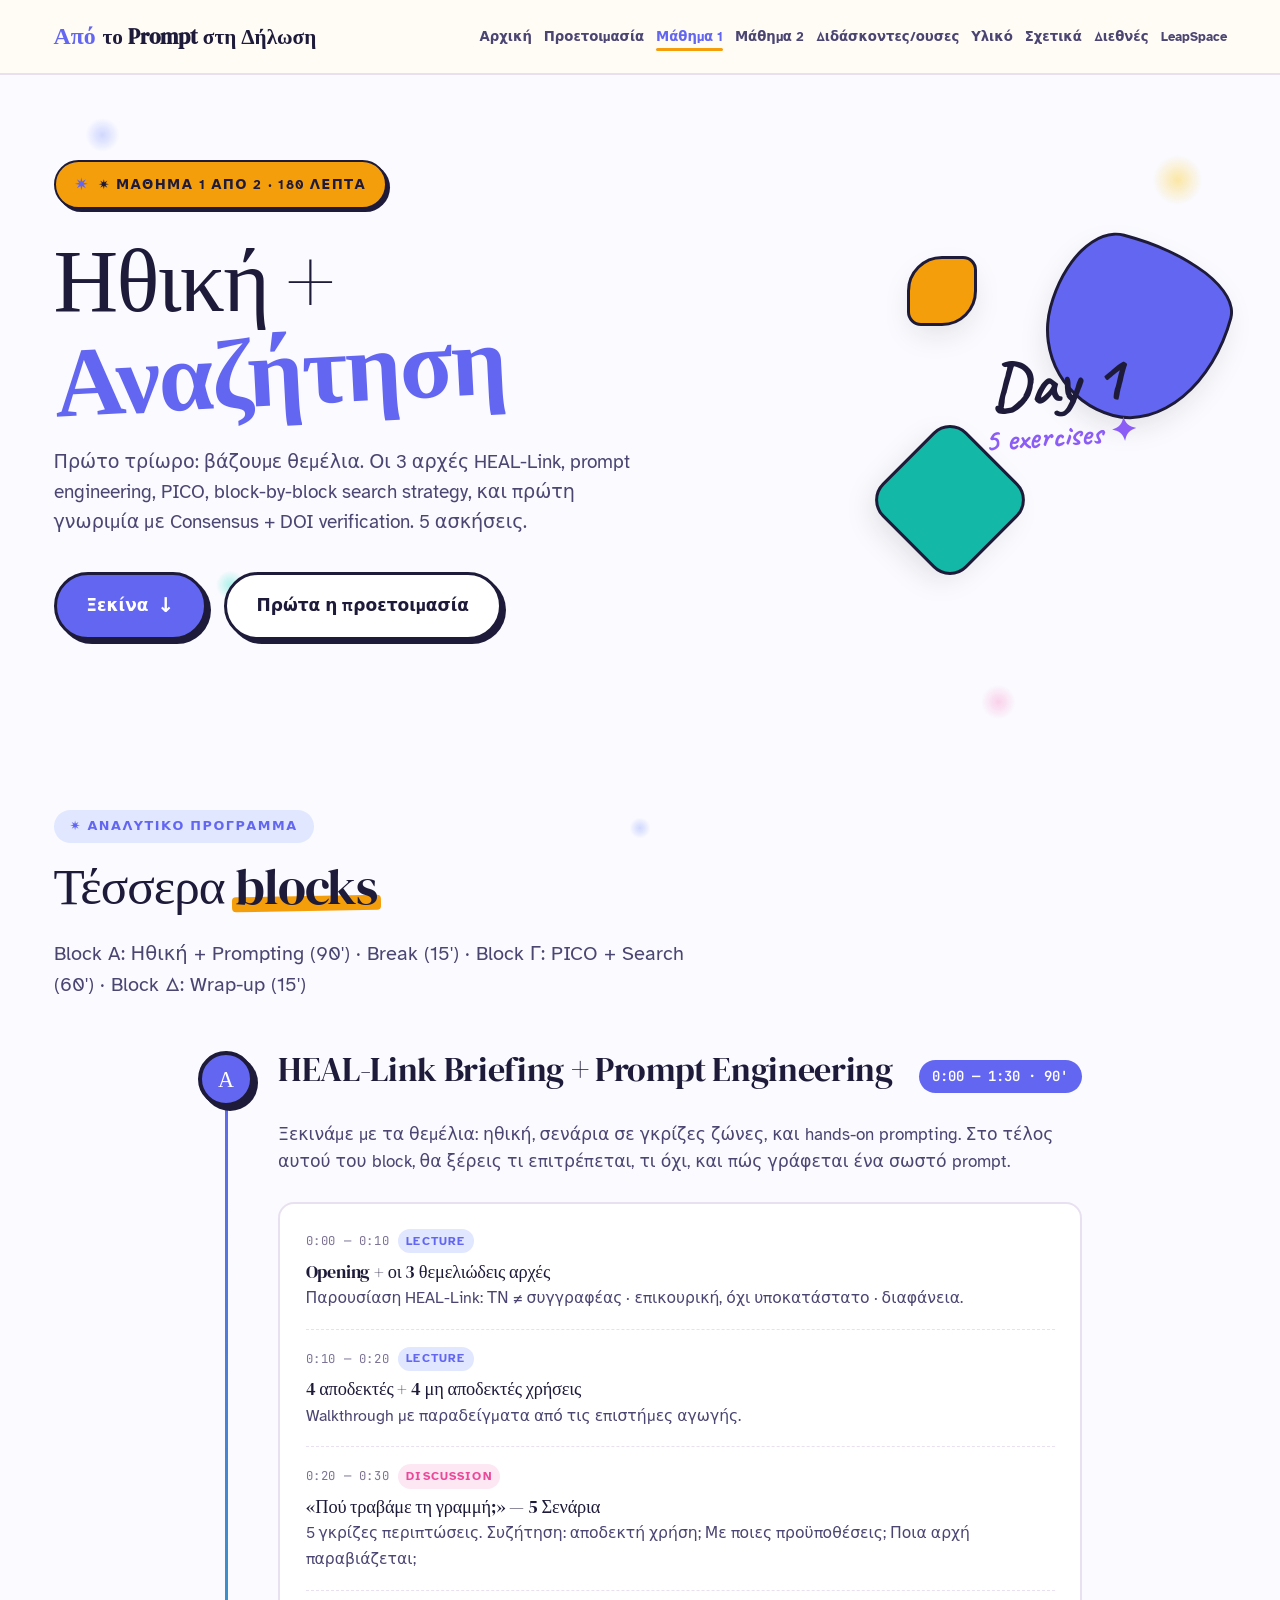
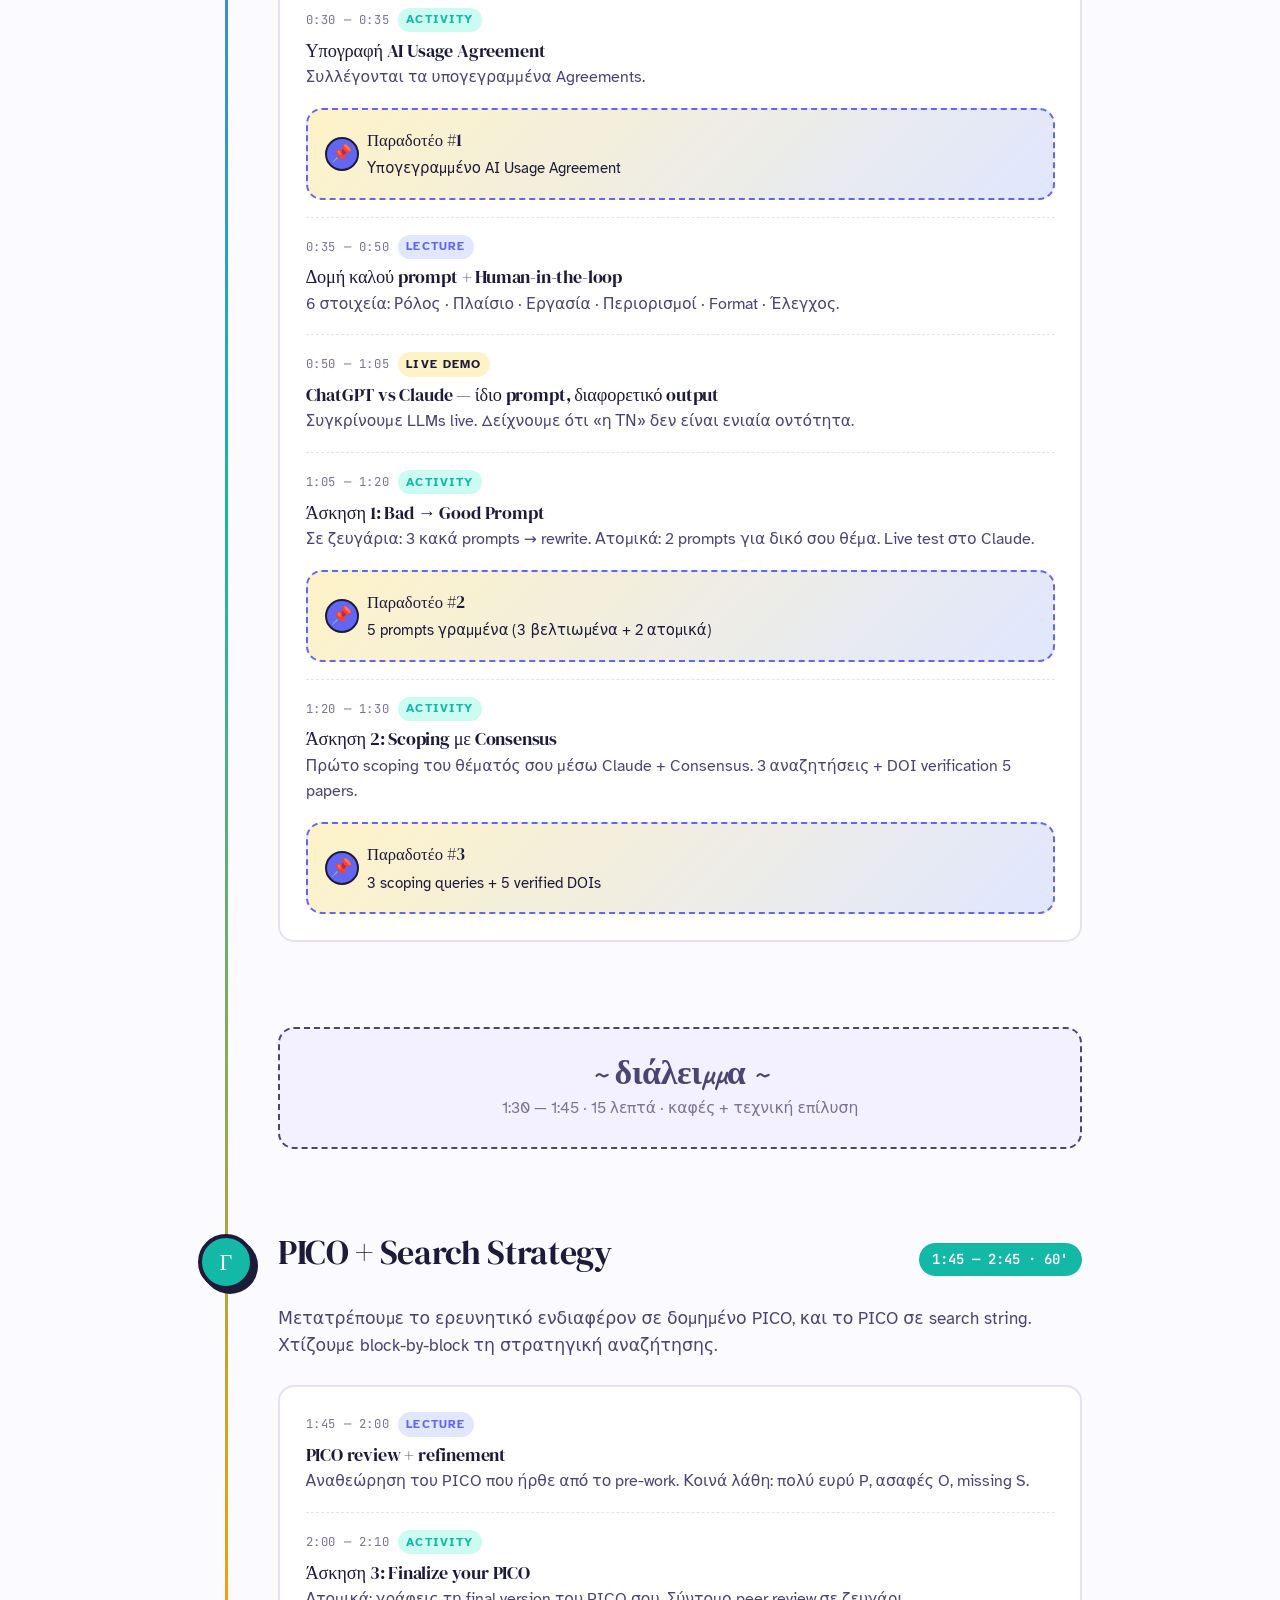
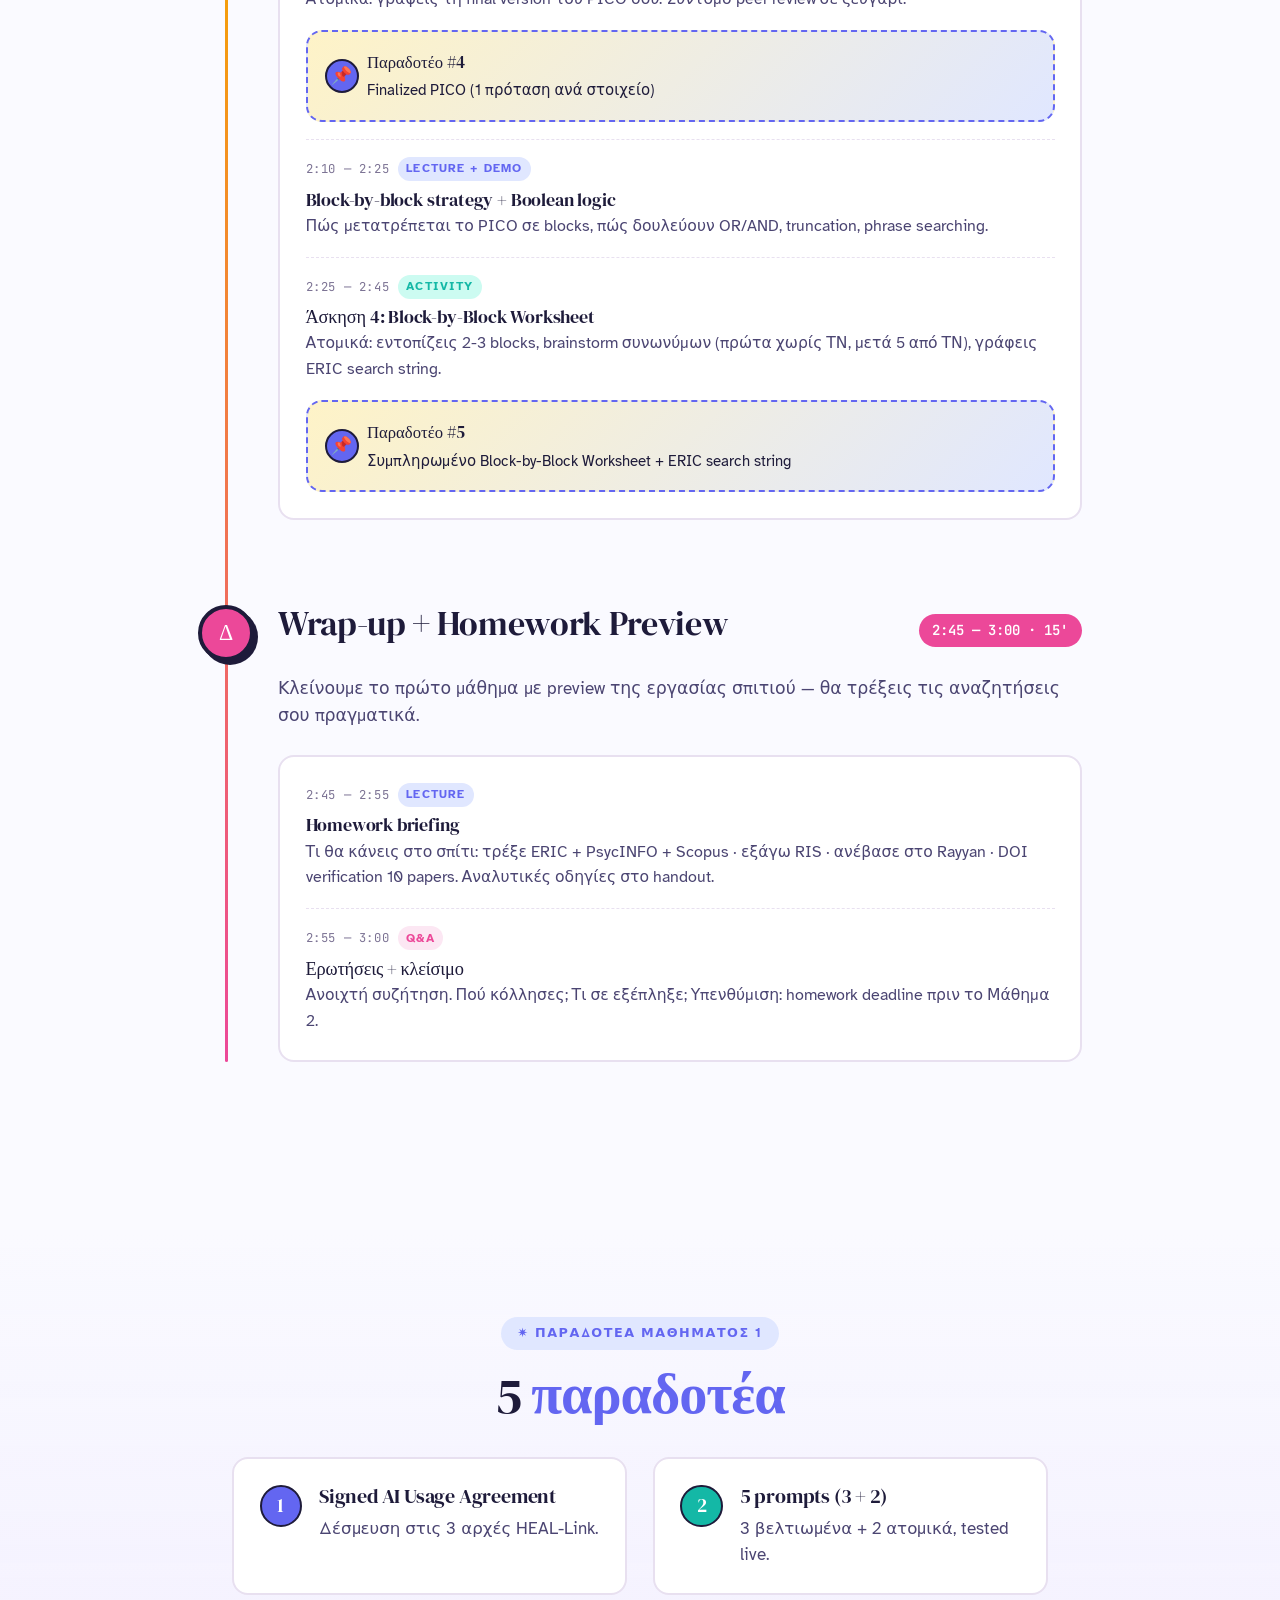
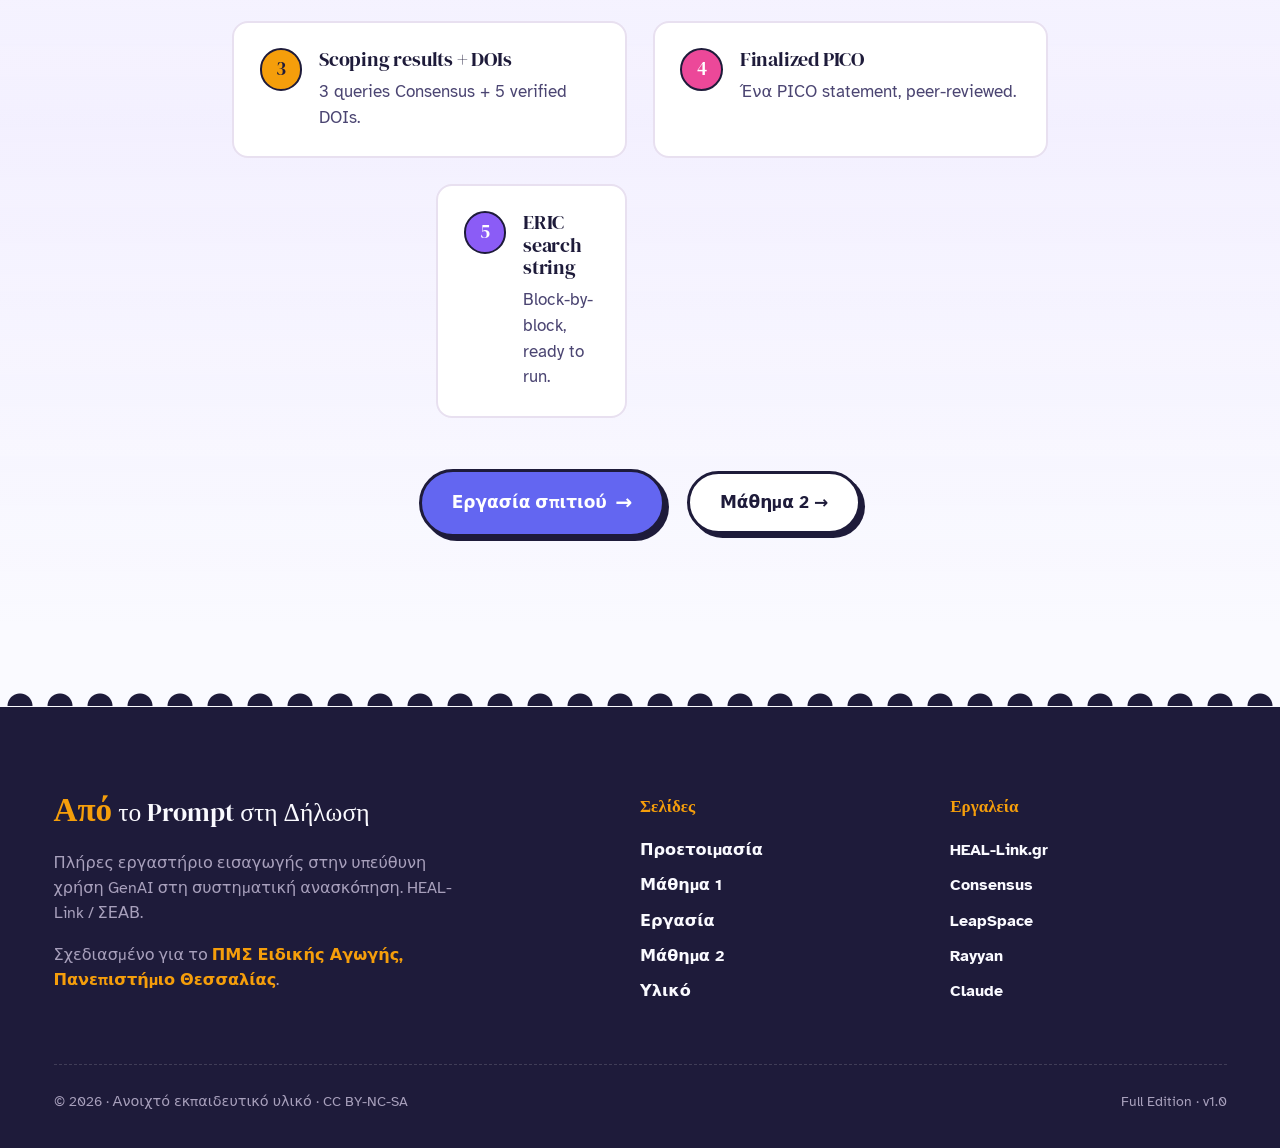
<file: session-1.html>
<!DOCTYPE html>
<html lang="el">
<head>
  <meta charset="UTF-8">
  <meta name="viewport" content="width=device-width, initial-scale=1.0">
  <title>Μάθημα 1 · Ηθική + Αναζήτηση · Από το Prompt στη Δήλωση</title>
  <meta name="description" content="Πρώτο τρίωρο: HEAL-Link briefing, prompt engineering, PICO, block-by-block search strategy, Consensus + DOI verification.">
  <link rel="stylesheet" href="assets/style.css">
  <style>
    .timeline { position: relative; max-width: 52rem; margin: var(--space-6) auto 0; }
    .timeline::before { content: ''; position: absolute; left: 27px; top: 0; bottom: 0; width: 3px; background: linear-gradient(180deg, var(--coral), var(--teal), var(--sun), var(--sage)); border-radius: var(--r-full); }
    @media (max-width: 700px) { .timeline::before { left: 22px; } }

    .module { position: relative; padding-left: 80px; margin-bottom: var(--space-7); }
    @media (max-width: 700px) { .module { padding-left: 60px; } }
    .module-dot { position: absolute; left: 0; top: 0; width: 56px; height: 56px; border-radius: var(--r-full); border: 4px solid var(--ink); color: white; display: grid; place-items: center; font-family: var(--font-display); font-size: 1.3rem; z-index: 2; box-shadow: 4px 4px 0 var(--ink); }
    @media (max-width: 700px) { .module-dot { width: 46px; height: 46px; font-size: 1.1rem; } }
    .module:nth-of-type(1) .module-dot { background: var(--coral); }
    .module:nth-of-type(2) .module-dot { background: var(--ink); color: var(--sun); border-color: var(--sun); }
    .module:nth-of-type(3) .module-dot { background: var(--teal); }
    .module:nth-of-type(4) .module-dot { background: var(--sage); }

    .module-header { display: flex; align-items: baseline; justify-content: space-between; gap: var(--space-3); flex-wrap: wrap; margin-bottom: var(--space-3); }
    .module-title { font-family: var(--font-display); font-size: clamp(1.4rem, 3vw, 2rem); line-height: 1.1; }
    .module-time { font-family: var(--font-mono); font-size: 0.82rem; font-weight: 600; padding: 0.3rem 0.8rem; color: white; border-radius: var(--r-full); flex-shrink: 0; }
    .module:nth-of-type(1) .module-time { background: var(--coral); }
    .module:nth-of-type(2) .module-time { background: var(--ink); color: var(--sun); }
    .module:nth-of-type(3) .module-time { background: var(--teal); }
    .module:nth-of-type(4) .module-time { background: var(--sage); }

    .module-lead { font-size: 1.02rem; color: var(--ink-soft); line-height: 1.55; margin-bottom: var(--space-4); }
    .module-body { background: var(--paper-card); border: 2px solid var(--rule); border-radius: var(--r-md); padding: var(--space-4); }
    .module-block { padding: var(--space-3) 0; border-bottom: 1px dashed var(--rule); }
    .module-block:last-child { border-bottom: none; padding-bottom: 0; }
    .module-block:first-child { padding-top: 0; }
    .block-meta { display: flex; align-items: center; gap: var(--space-2); margin-bottom: var(--space-2); }
    .block-time { font-family: var(--font-mono); font-size: 0.72rem; color: var(--muted); letter-spacing: 0.05em; }
    .block-type { font-family: var(--font-body); font-size: 0.68rem; font-weight: 700; letter-spacing: 0.1em; text-transform: uppercase; padding: 0.15rem 0.5rem; border-radius: var(--r-full); }
    .type-lecture { background: var(--coral-bg); color: var(--coral); }
    .type-activity { background: var(--teal-bg); color: var(--teal); }
    .type-demo { background: var(--sun-bg); color: var(--ink); }
    .type-discussion { background: var(--sage-bg); color: var(--sage); }
    .type-break { background: var(--rule); color: var(--ink-soft); }

    .block-title { font-family: var(--font-display); font-size: 1.08rem; font-weight: 400; margin-bottom: 4px; }
    .block-desc { font-size: 0.92rem; color: var(--ink-soft); margin: 0; }

    .deliv-card { background: linear-gradient(135deg, var(--sun-bg), var(--coral-bg)); border: 2px dashed var(--coral); border-radius: var(--r-md); padding: var(--space-3); margin-top: var(--space-3); display: flex; gap: var(--space-2); align-items: center; }
    .deliv-icon { flex-shrink: 0; width: 2rem; height: 2rem; border-radius: var(--r-full); background: var(--coral); color: white; display: grid; place-items: center; font-weight: 700; border: 2px solid var(--ink); }
    .deliv-text { font-size: 0.88rem; }
    .deliv-text strong { font-family: var(--font-display); font-weight: 400; font-size: 0.98rem; display: block; margin-bottom: 2px; }

    .break-module { padding-left: 80px; margin-bottom: var(--space-7); position: relative; }
    @media (max-width: 700px) { .break-module { padding-left: 60px; } }
    .break-card { background: var(--paper-warm); border: 2px dashed var(--ink-soft); border-radius: var(--r-md); padding: var(--space-4); text-align: center; }
    .break-card h4 { font-family: var(--font-hand); font-size: 2rem; font-weight: 600; color: var(--ink-soft); margin-bottom: var(--space-1); }
    .break-card p { font-size: 0.92rem; color: var(--muted); margin: 0; }
  </style>
</head>
<body>

<nav class="nav">
  <div class="nav-inner">
    <a href="index.html" class="nav-brand"><span class="spark">Από</span> το Prompt στη Δήλωση</a>
    <ul class="nav-links">
      <li><a href="index.html">Αρχική</a></li>
      <li><a href="prepare.html">Προετοιμασία</a></li>
      <li><a href="session-1.html" class="active">Μάθημα 1</a></li>
      <li><a href="session-2.html">Μάθημα 2</a></li>
      <li><a href="instructor.html">Διδάσκοντες/ουσες</a></li>
      <li><a href="materials.html">Υλικό</a></li>
      <li><a href="about.html">Σχετικά</a></li>
      <li><a href="international.html">Διεθνές</a></li>
      <li><a href="leapspace.html">LeapSpace</a></li>
    </ul>
  </div>
</nav>

<header class="hero">
  <div class="container">
    <div class="hero-grid">
      <div class="hero-content">
        <div class="eyebrow fade-up">✷ Μάθημα 1 από 2 · 180 λεπτά</div>
        <h1 class="hero-title fade-up">Ηθική +<br><span class="hand">Αναζήτηση</span></h1>
        <p class="hero-subtitle fade-up">
          Πρώτο τρίωρο: βάζουμε θεμέλια. Οι 3 αρχές HEAL-Link, prompt engineering, PICO, block-by-block search strategy, και πρώτη γνωριμία με Consensus + DOI verification. 5 ασκήσεις.
        </p>
        <div class="cta-group fade-up">
          <a href="#block-a" class="btn">Ξεκίνα <span class="arrow">↓</span></a>
          <a href="prepare.html" class="btn btn-outline">Πρώτα η προετοιμασία</a>
        </div>
      </div>
      <div class="hero-illo">
        <div class="hero-shape shape-1" style="background: var(--coral); top: 0; right: 0;"></div>
        <div class="hero-shape shape-2" style="background: var(--teal); bottom: 0; left: 0;"></div>
        <div class="hero-shape shape-3" style="background: var(--sun); top: 5%; left: 5%;"></div>
        <div class="hero-label">Day 1<br><span>5 exercises ✦</span></div>
      </div>
    </div>
  </div>
</header>

<section>
  <div class="container">
    <div class="section-eyebrow">✷ Αναλυτικό πρόγραμμα</div>
    <h2 class="section-title">Τέσσερα <span class="accent">blocks</span></h2>
    <p class="section-lead">Block A: Ηθική + Prompting (90') · Break (15') · Block Γ: PICO + Search (60') · Block Δ: Wrap-up (15')</p>

    <div class="timeline">

      <!-- BLOCK A -->
      <div class="module" id="block-a">
        <div class="module-dot">Α</div>
        <div class="module-header">
          <h3 class="module-title">HEAL-Link Briefing + Prompt Engineering</h3>
          <span class="module-time">0:00 — 1:30 · 90'</span>
        </div>
        <p class="module-lead">Ξεκινάμε με τα θεμέλια: ηθική, σενάρια σε γκρίζες ζώνες, και hands-on prompting. Στο τέλος αυτού του block, θα ξέρεις τι επιτρέπεται, τι όχι, και πώς γράφεται ένα σωστό prompt.</p>

        <div class="module-body">
          <div class="module-block">
            <div class="block-meta"><span class="block-time">0:00 — 0:10</span><span class="block-type type-lecture">Lecture</span></div>
            <h4 class="block-title">Opening + οι 3 θεμελιώδεις αρχές</h4>
            <p class="block-desc">Παρουσίαση HEAL-Link: ΤΝ ≠ συγγραφέας · επικουρική, όχι υποκατάστατο · διαφάνεια.</p>
          </div>
          <div class="module-block">
            <div class="block-meta"><span class="block-time">0:10 — 0:20</span><span class="block-type type-lecture">Lecture</span></div>
            <h4 class="block-title">4 αποδεκτές + 4 μη αποδεκτές χρήσεις</h4>
            <p class="block-desc">Walkthrough με παραδείγματα από τις επιστήμες αγωγής.</p>
          </div>
          <div class="module-block">
            <div class="block-meta"><span class="block-time">0:20 — 0:30</span><span class="block-type type-discussion">Discussion</span></div>
            <h4 class="block-title">«Πού τραβάμε τη γραμμή;» — 5 Σενάρια</h4>
            <p class="block-desc">5 γκρίζες περιπτώσεις. Συζήτηση: αποδεκτή χρήση; Με ποιες προϋποθέσεις; Ποια αρχή παραβιάζεται;</p>
          </div>
          <div class="module-block">
            <div class="block-meta"><span class="block-time">0:30 — 0:35</span><span class="block-type type-activity">Activity</span></div>
            <h4 class="block-title">Υπογραφή AI Usage Agreement</h4>
            <p class="block-desc">Συλλέγονται τα υπογεγραμμένα Agreements.</p>
            <div class="deliv-card">
              <div class="deliv-icon">📌</div>
              <div class="deliv-text"><strong>Παραδοτέο #1</strong>Υπογεγραμμένο AI Usage Agreement</div>
            </div>
          </div>
          <div class="module-block">
            <div class="block-meta"><span class="block-time">0:35 — 0:50</span><span class="block-type type-lecture">Lecture</span></div>
            <h4 class="block-title">Δομή καλού prompt + Human-in-the-loop</h4>
            <p class="block-desc">6 στοιχεία: Ρόλος · Πλαίσιο · Εργασία · Περιορισμοί · Format · Έλεγχος.</p>
          </div>
          <div class="module-block">
            <div class="block-meta"><span class="block-time">0:50 — 1:05</span><span class="block-type type-demo">Live Demo</span></div>
            <h4 class="block-title">ChatGPT vs Claude — ίδιο prompt, διαφορετικό output</h4>
            <p class="block-desc">Συγκρίνουμε LLMs live. Δείχνουμε ότι «η ΤΝ» δεν είναι ενιαία οντότητα.</p>
          </div>
          <div class="module-block">
            <div class="block-meta"><span class="block-time">1:05 — 1:20</span><span class="block-type type-activity">Activity</span></div>
            <h4 class="block-title">Άσκηση 1: Bad → Good Prompt</h4>
            <p class="block-desc">Σε ζευγάρια: 3 κακά prompts → rewrite. Ατομικά: 2 prompts για δικό σου θέμα. Live test στο Claude.</p>
            <div class="deliv-card">
              <div class="deliv-icon">📌</div>
              <div class="deliv-text"><strong>Παραδοτέο #2</strong>5 prompts γραμμένα (3 βελτιωμένα + 2 ατομικά)</div>
            </div>
          </div>
          <div class="module-block">
            <div class="block-meta"><span class="block-time">1:20 — 1:30</span><span class="block-type type-activity">Activity</span></div>
            <h4 class="block-title">Άσκηση 2: Scoping με Consensus</h4>
            <p class="block-desc">Πρώτο scoping του θέματός σου μέσω Claude + Consensus. 3 αναζητήσεις + DOI verification 5 papers.</p>
            <div class="deliv-card">
              <div class="deliv-icon">📌</div>
              <div class="deliv-text"><strong>Παραδοτέο #3</strong>3 scoping queries + 5 verified DOIs</div>
            </div>
          </div>
        </div>
      </div>

      <!-- BREAK -->
      <div class="break-module">
        <div class="break-card">
          <h4>~ διάλειμμα ~</h4>
          <p>1:30 — 1:45 · 15 λεπτά · καφές + τεχνική επίλυση</p>
        </div>
      </div>

      <!-- BLOCK Γ -->
      <div class="module" id="block-c">
        <div class="module-dot">Γ</div>
        <div class="module-header">
          <h3 class="module-title">PICO + Search Strategy</h3>
          <span class="module-time">1:45 — 2:45 · 60'</span>
        </div>
        <p class="module-lead">Μετατρέπουμε το ερευνητικό ενδιαφέρον σε δομημένο PICO, και το PICO σε search string. Χτίζουμε block-by-block τη στρατηγική αναζήτησης.</p>

        <div class="module-body">
          <div class="module-block">
            <div class="block-meta"><span class="block-time">1:45 — 2:00</span><span class="block-type type-lecture">Lecture</span></div>
            <h4 class="block-title">PICO review + refinement</h4>
            <p class="block-desc">Αναθεώρηση του PICO που ήρθε από το pre-work. Κοινά λάθη: πολύ ευρύ P, ασαφές O, missing S.</p>
          </div>
          <div class="module-block">
            <div class="block-meta"><span class="block-time">2:00 — 2:10</span><span class="block-type type-activity">Activity</span></div>
            <h4 class="block-title">Άσκηση 3: Finalize your PICO</h4>
            <p class="block-desc">Ατομικά: γράφεις τη final version του PICO σου. Σύντομο peer review σε ζευγάρι.</p>
            <div class="deliv-card">
              <div class="deliv-icon">📌</div>
              <div class="deliv-text"><strong>Παραδοτέο #4</strong>Finalized PICO (1 πρόταση ανά στοιχείο)</div>
            </div>
          </div>
          <div class="module-block">
            <div class="block-meta"><span class="block-time">2:10 — 2:25</span><span class="block-type type-lecture">Lecture + Demo</span></div>
            <h4 class="block-title">Block-by-block strategy + Boolean logic</h4>
            <p class="block-desc">Πώς μετατρέπεται το PICO σε blocks, πώς δουλεύουν OR/AND, truncation, phrase searching.</p>
          </div>
          <div class="module-block">
            <div class="block-meta"><span class="block-time">2:25 — 2:45</span><span class="block-type type-activity">Activity</span></div>
            <h4 class="block-title">Άσκηση 4: Block-by-Block Worksheet</h4>
            <p class="block-desc">Ατομικά: εντοπίζεις 2-3 blocks, brainstorm συνωνύμων (πρώτα χωρίς ΤΝ, μετά 5 από ΤΝ), γράφεις ERIC search string.</p>
            <div class="deliv-card">
              <div class="deliv-icon">📌</div>
              <div class="deliv-text"><strong>Παραδοτέο #5</strong>Συμπληρωμένο Block-by-Block Worksheet + ERIC search string</div>
            </div>
          </div>
        </div>
      </div>

      <!-- BLOCK Δ -->
      <div class="module" id="block-d">
        <div class="module-dot">Δ</div>
        <div class="module-header">
          <h3 class="module-title">Wrap-up + Homework Preview</h3>
          <span class="module-time">2:45 — 3:00 · 15'</span>
        </div>
        <p class="module-lead">Κλείνουμε το πρώτο μάθημα με preview της εργασίας σπιτιού — θα τρέξεις τις αναζητήσεις σου πραγματικά.</p>

        <div class="module-body">
          <div class="module-block">
            <div class="block-meta"><span class="block-time">2:45 — 2:55</span><span class="block-type type-lecture">Lecture</span></div>
            <h4 class="block-title">Homework briefing</h4>
            <p class="block-desc">Τι θα κάνεις στο σπίτι: τρέξε ERIC + PsycINFO + Scopus · εξάγω RIS · ανέβασε στο Rayyan · DOI verification 10 papers. Αναλυτικές οδηγίες στο handout.</p>
          </div>
          <div class="module-block">
            <div class="block-meta"><span class="block-time">2:55 — 3:00</span><span class="block-type type-discussion">Q&A</span></div>
            <h4 class="block-title">Ερωτήσεις + κλείσιμο</h4>
            <p class="block-desc">Ανοιχτή συζήτηση. Πού κόλλησες; Τι σε εξέπληξε; Υπενθύμιση: homework deadline πριν το Μάθημα 2.</p>
          </div>
        </div>
      </div>

    </div>
  </div>
</section>

<section class="glance">
  <div class="container">
    <div class="text-center">
      <div class="section-eyebrow" style="display: inline-block;">✷ Παραδοτέα Μαθήματος 1</div>
      <h2 class="section-title" style="margin: 0 auto var(--space-5);">5 <span class="hand">παραδοτέα</span></h2>
    </div>
    <div class="learn-grid" style="max-width: 48rem; margin: 0 auto;">
      <div class="learn-item"><div class="learn-marker">1</div><div class="learn-content"><h4>Signed AI Usage Agreement</h4><p>Δέσμευση στις 3 αρχές HEAL-Link.</p></div></div>
      <div class="learn-item"><div class="learn-marker">2</div><div class="learn-content"><h4>5 prompts (3 + 2)</h4><p>3 βελτιωμένα + 2 ατομικά, tested live.</p></div></div>
      <div class="learn-item"><div class="learn-marker">3</div><div class="learn-content"><h4>Scoping results + DOIs</h4><p>3 queries Consensus + 5 verified DOIs.</p></div></div>
      <div class="learn-item"><div class="learn-marker">4</div><div class="learn-content"><h4>Finalized PICO</h4><p>Ένα PICO statement, peer-reviewed.</p></div></div>
    </div>
    <div class="learn-grid" style="max-width: 24rem; margin: var(--space-4) auto 0;">
      <div class="learn-item"><div class="learn-marker" style="background: var(--plum);">5</div><div class="learn-content"><h4>ERIC search string</h4><p>Block-by-block, ready to run.</p></div></div>
    </div>
    <div class="text-center" style="margin-top: var(--space-6);">
      <a href="homework.html" class="btn">Εργασία σπιτιού <span class="arrow">→</span></a>
      <a href="session-2.html" class="btn btn-outline" style="margin-left: var(--space-3);">Μάθημα 2 →</a>
    </div>
  </div>
</section>

<footer class="footer">
  <div class="container">
    <div class="footer-grid">
      <div>
        <div class="footer-brand"><span class="hand">Από</span> το Prompt στη Δήλωση</div>
        <p class="footer-text">Πλήρες εργαστήριο εισαγωγής στην υπεύθυνη χρήση GenAI στη συστηματική ανασκόπηση. HEAL-Link / ΣΕΑΒ.</p>
        <p class="footer-text" style="margin-top: 1rem;">Σχεδιασμένο για το <a href="https://maspecialed.sed.uth.gr/perigrammata-mathimatwn/" target="_blank" rel="noopener" style="color: var(--sun);">ΠΜΣ Ειδικής Αγωγής, Πανεπιστήμιο Θεσσαλίας</a>.</p>
      </div>
      <div>
        <h5>Σελίδες</h5>
        <ul>
          <li><a href="prepare.html">Προετοιμασία</a></li>
          <li><a href="session-1.html">Μάθημα 1</a></li>
          <li><a href="homework.html">Εργασία</a></li>
          <li><a href="session-2.html">Μάθημα 2</a></li>
          <li><a href="materials.html">Υλικό</a></li>
        </ul>
      </div>
      <div>
        <h5>Εργαλεία</h5>
        <ul>
          <li><a href="https://www.heal-link.gr/" target="_blank" rel="noopener">HEAL-Link.gr</a></li>
          <li><a href="https://consensus.app" target="_blank" rel="noopener">Consensus</a></li>
          <li><a href="https://www.elsevier.com/products/leapspace" target="_blank" rel="noopener">LeapSpace</a></li>
          <li><a href="https://rayyan.ai" target="_blank" rel="noopener">Rayyan</a></li>
          <li><a href="https://claude.ai" target="_blank" rel="noopener">Claude</a></li>
        </ul>
      </div>
    </div>
    <div class="footer-bottom">
      <div>© 2026 · Ανοιχτό εκπαιδευτικό υλικό · CC BY-NC-SA</div>
      <div>Full Edition · v1.0</div>
    </div>
  </div>
</footer>

</body>
</html>
</file>
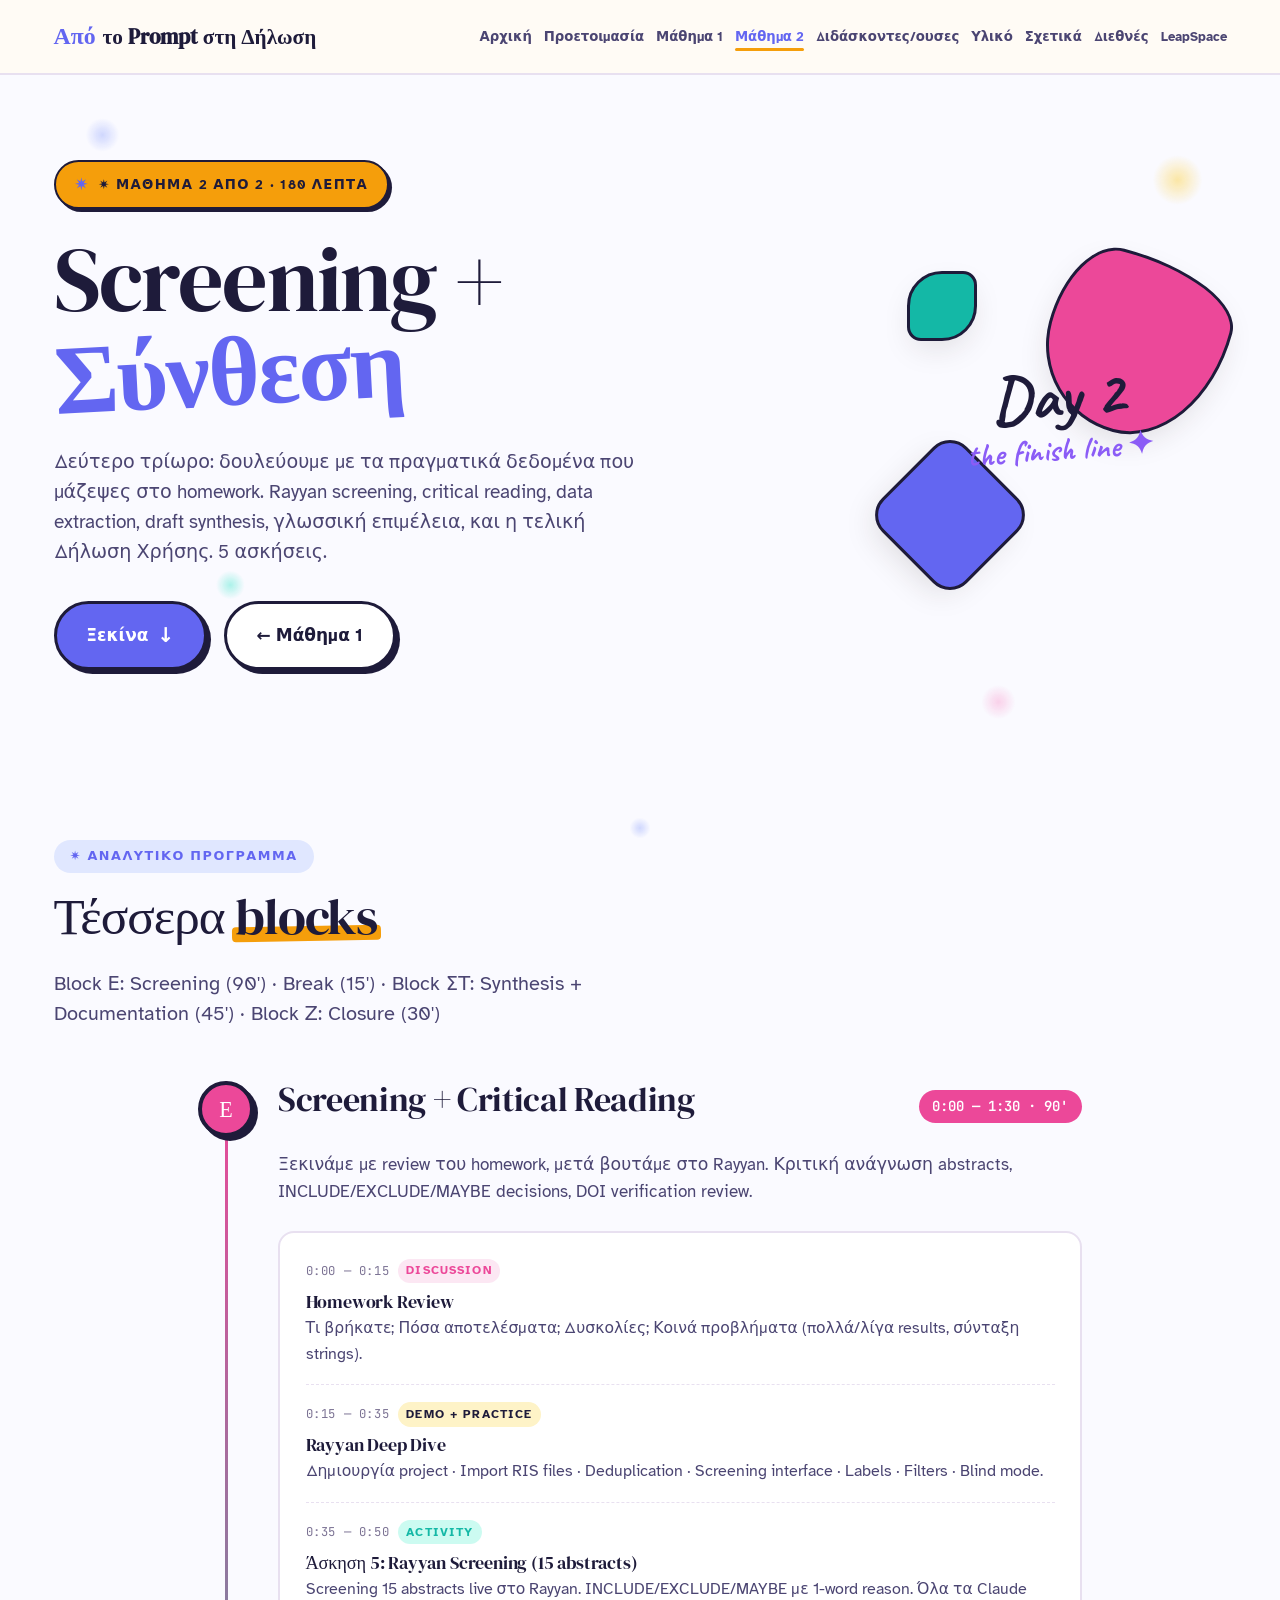
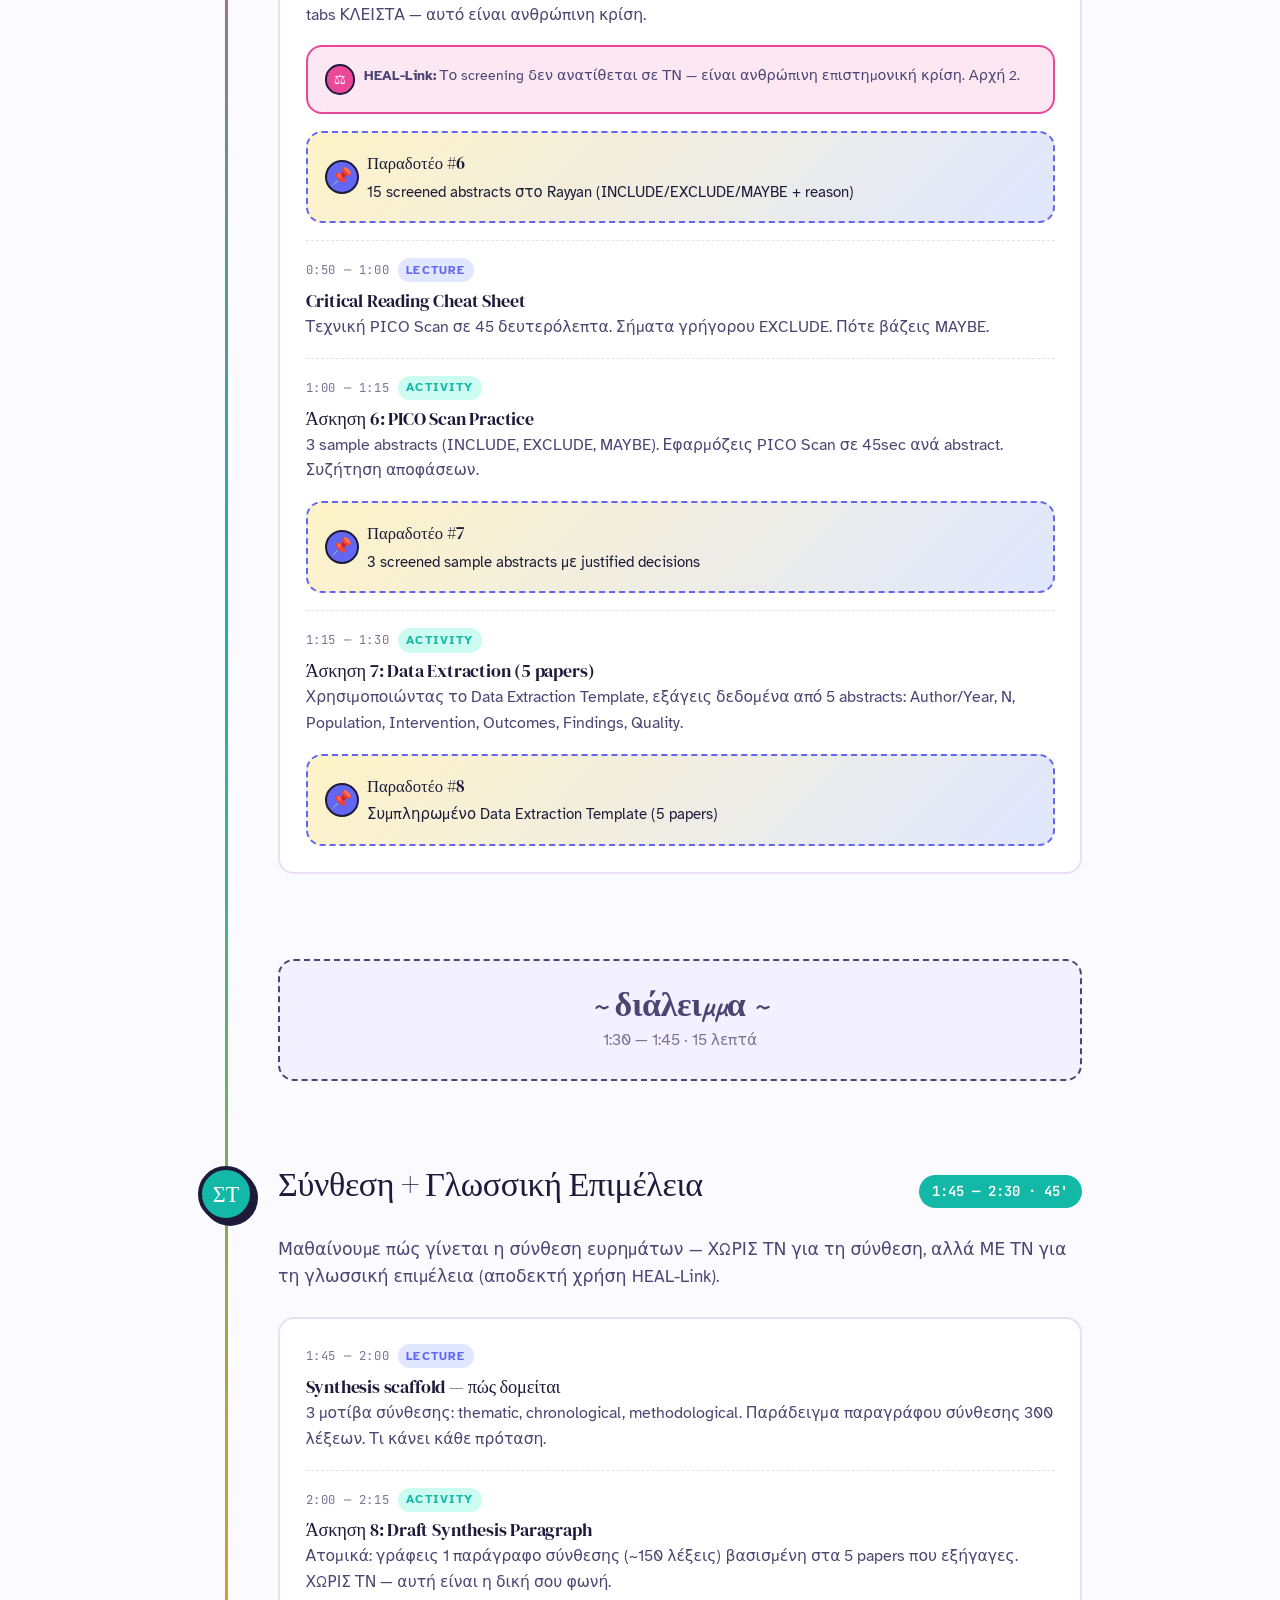
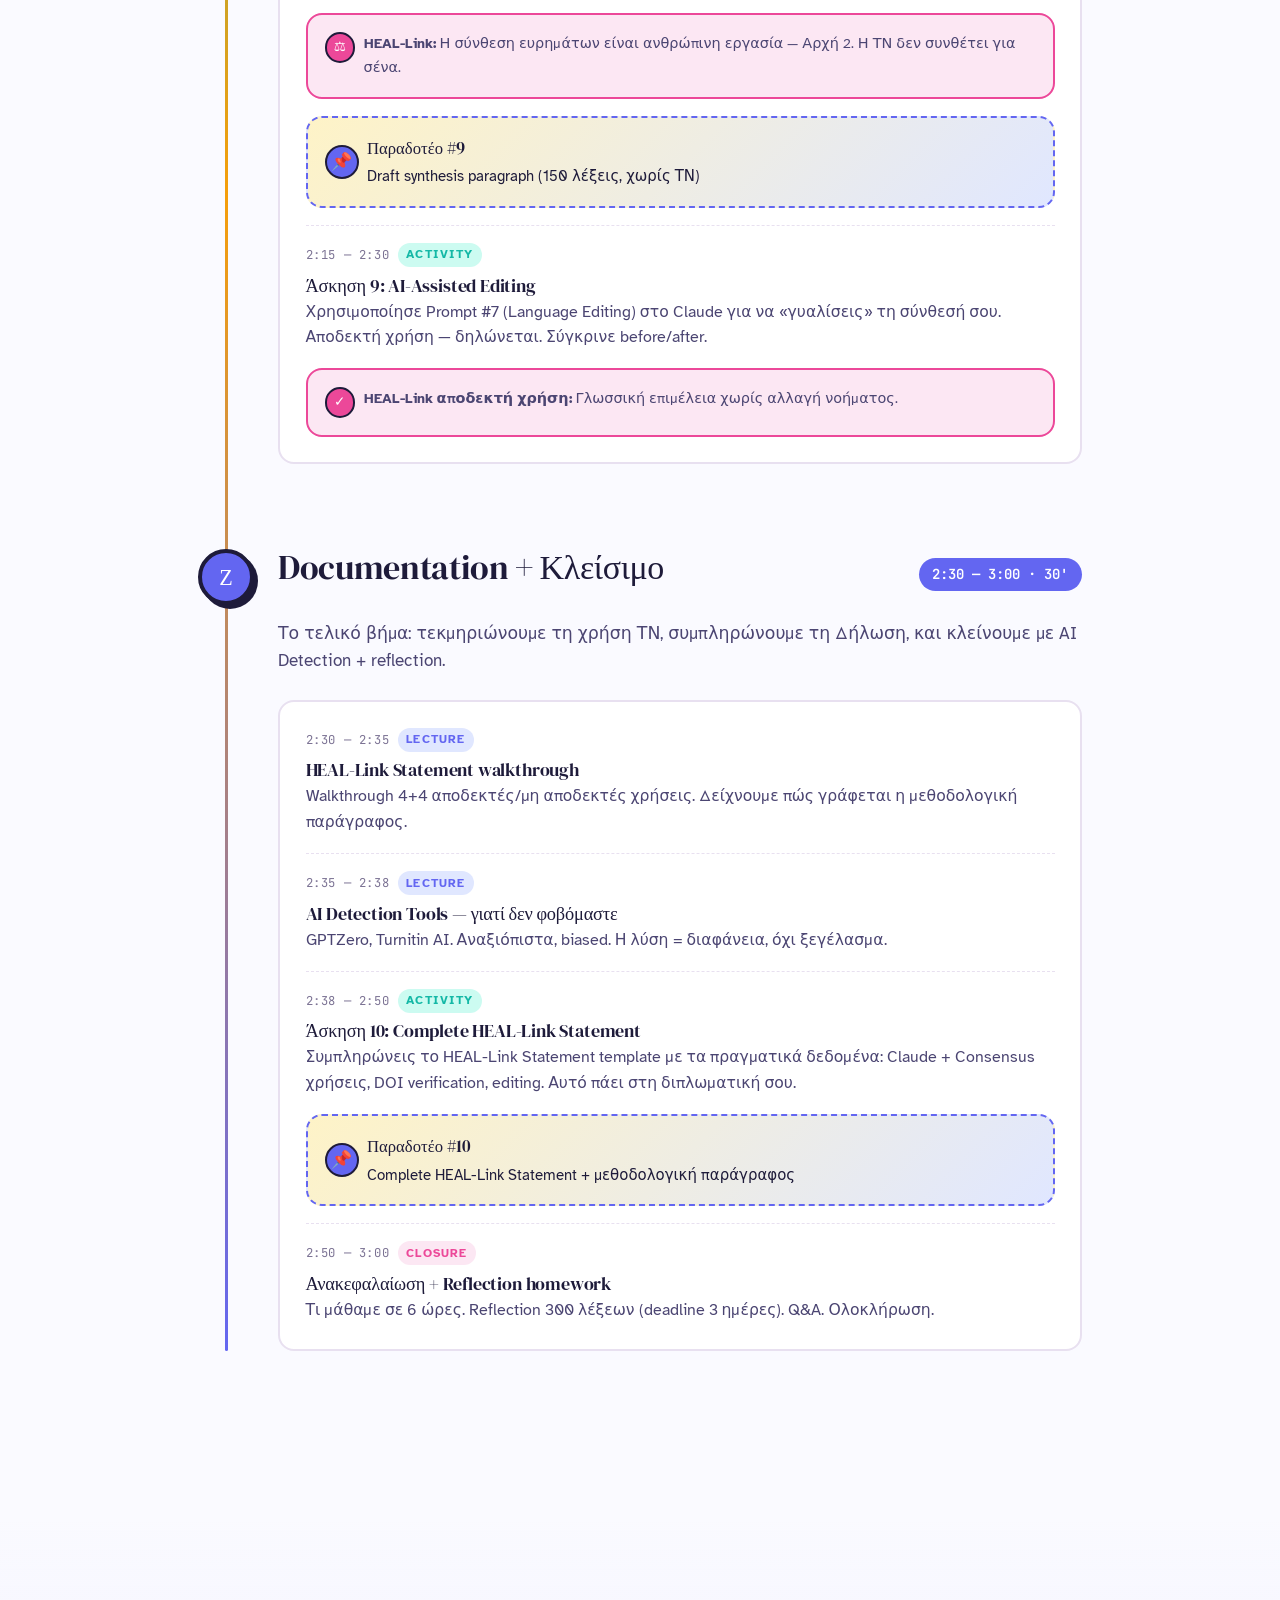
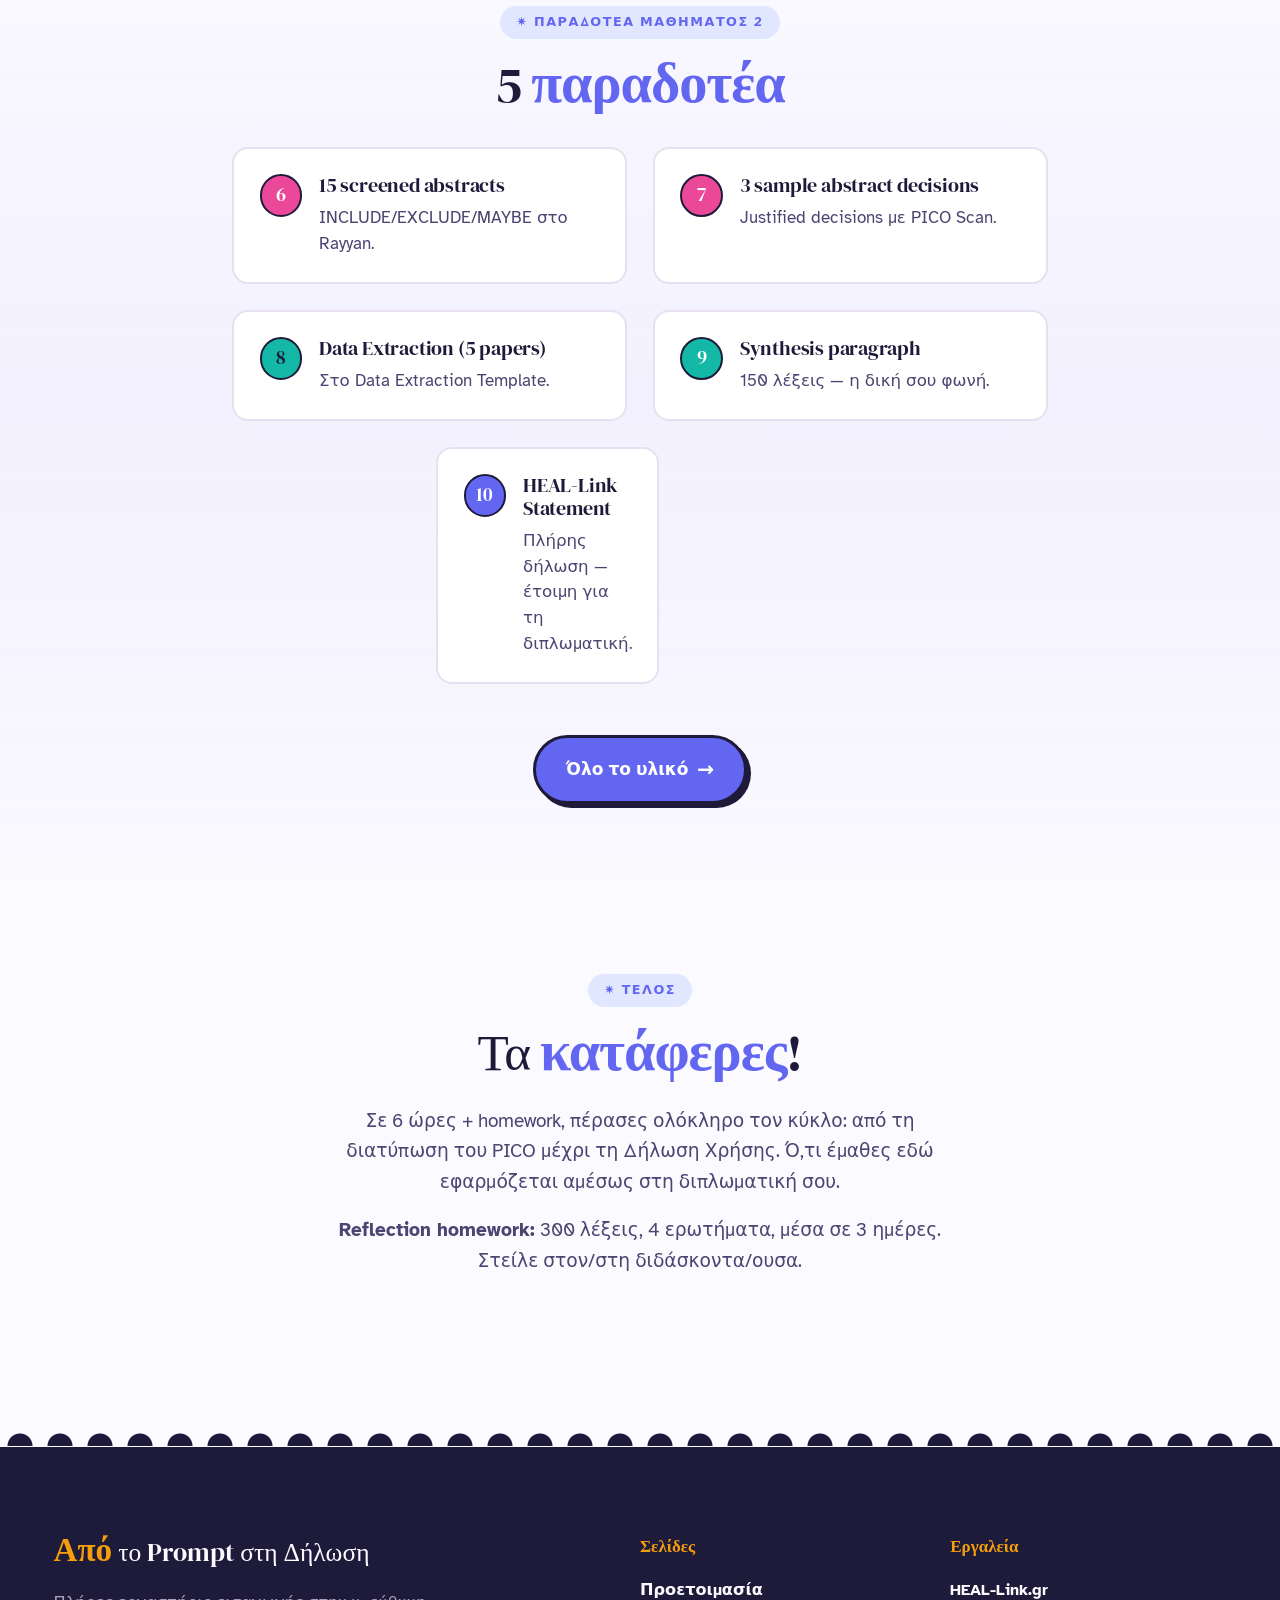
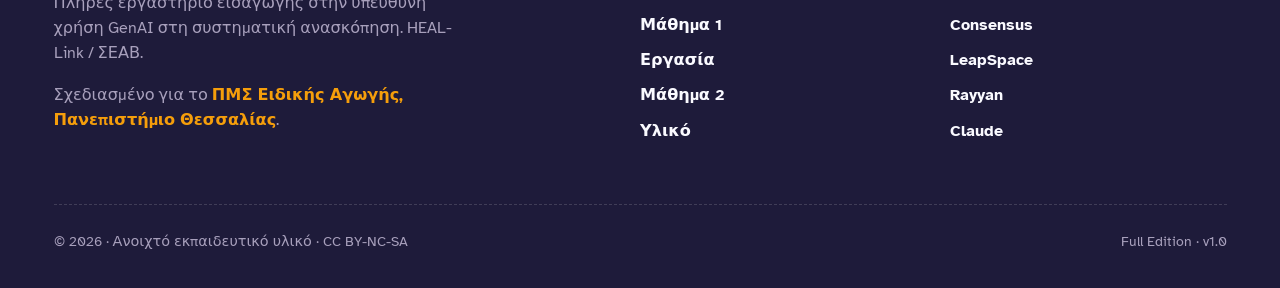
<file: session-2.html>
<!DOCTYPE html>
<html lang="el">
<head>
  <meta charset="UTF-8">
  <meta name="viewport" content="width=device-width, initial-scale=1.0">
  <title>Μάθημα 2 · Screening + Σύνθεση · Από το Prompt στη Δήλωση</title>
  <meta name="description" content="Δεύτερο τρίωρο: Rayyan screening, critical reading, data extraction, σύνθεση, HEAL-Link Statement.">
  <link rel="stylesheet" href="assets/style.css">
  <style>
    .timeline { position: relative; max-width: 52rem; margin: var(--space-6) auto 0; }
    .timeline::before { content: ''; position: absolute; left: 27px; top: 0; bottom: 0; width: 3px; background: linear-gradient(180deg, var(--sage), var(--teal), var(--sun), var(--coral)); border-radius: var(--r-full); }
    @media (max-width: 700px) { .timeline::before { left: 22px; } }

    .module { position: relative; padding-left: 80px; margin-bottom: var(--space-7); }
    @media (max-width: 700px) { .module { padding-left: 60px; } }
    .module-dot { position: absolute; left: 0; top: 0; width: 56px; height: 56px; border-radius: var(--r-full); border: 4px solid var(--ink); color: white; display: grid; place-items: center; font-family: var(--font-display); font-size: 1.3rem; z-index: 2; box-shadow: 4px 4px 0 var(--ink); }
    @media (max-width: 700px) { .module-dot { width: 46px; height: 46px; font-size: 1.1rem; } }
    .module:nth-of-type(1) .module-dot { background: var(--sage); }
    .module:nth-of-type(2) .module-dot { background: var(--ink); color: var(--sun); border-color: var(--sun); }
    .module:nth-of-type(3) .module-dot { background: var(--teal); }
    .module:nth-of-type(4) .module-dot { background: var(--coral); }

    .module-header { display: flex; align-items: baseline; justify-content: space-between; gap: var(--space-3); flex-wrap: wrap; margin-bottom: var(--space-3); }
    .module-title { font-family: var(--font-display); font-size: clamp(1.4rem, 3vw, 2rem); line-height: 1.1; }
    .module-time { font-family: var(--font-mono); font-size: 0.82rem; font-weight: 600; padding: 0.3rem 0.8rem; color: white; border-radius: var(--r-full); flex-shrink: 0; }
    .module:nth-of-type(1) .module-time { background: var(--sage); }
    .module:nth-of-type(2) .module-time { background: var(--ink); color: var(--sun); }
    .module:nth-of-type(3) .module-time { background: var(--teal); }
    .module:nth-of-type(4) .module-time { background: var(--coral); }

    .module-lead { font-size: 1.02rem; color: var(--ink-soft); line-height: 1.55; margin-bottom: var(--space-4); }
    .module-body { background: var(--paper-card); border: 2px solid var(--rule); border-radius: var(--r-md); padding: var(--space-4); }
    .module-block { padding: var(--space-3) 0; border-bottom: 1px dashed var(--rule); }
    .module-block:last-child { border-bottom: none; padding-bottom: 0; }
    .module-block:first-child { padding-top: 0; }
    .block-meta { display: flex; align-items: center; gap: var(--space-2); margin-bottom: var(--space-2); }
    .block-time { font-family: var(--font-mono); font-size: 0.72rem; color: var(--muted); letter-spacing: 0.05em; }
    .block-type { font-family: var(--font-body); font-size: 0.68rem; font-weight: 700; letter-spacing: 0.1em; text-transform: uppercase; padding: 0.15rem 0.5rem; border-radius: var(--r-full); }
    .type-lecture { background: var(--coral-bg); color: var(--coral); }
    .type-activity { background: var(--teal-bg); color: var(--teal); }
    .type-demo { background: var(--sun-bg); color: var(--ink); }
    .type-discussion { background: var(--sage-bg); color: var(--sage); }

    .block-title { font-family: var(--font-display); font-size: 1.08rem; font-weight: 400; margin-bottom: 4px; }
    .block-desc { font-size: 0.92rem; color: var(--ink-soft); margin: 0; }
    .deliv-card { background: linear-gradient(135deg, var(--sun-bg), var(--coral-bg)); border: 2px dashed var(--coral); border-radius: var(--r-md); padding: var(--space-3); margin-top: var(--space-3); display: flex; gap: var(--space-2); align-items: center; }
    .deliv-icon { flex-shrink: 0; width: 2rem; height: 2rem; border-radius: var(--r-full); background: var(--coral); color: white; display: grid; place-items: center; font-weight: 700; border: 2px solid var(--ink); }
    .deliv-text { font-size: 0.88rem; }
    .deliv-text strong { font-family: var(--font-display); font-weight: 400; font-size: 0.98rem; display: block; margin-bottom: 2px; }

    .break-module { padding-left: 80px; margin-bottom: var(--space-7); position: relative; }
    @media (max-width: 700px) { .break-module { padding-left: 60px; } }
    .break-card { background: var(--paper-warm); border: 2px dashed var(--ink-soft); border-radius: var(--r-md); padding: var(--space-4); text-align: center; }
    .break-card h4 { font-family: var(--font-hand); font-size: 2rem; font-weight: 600; color: var(--ink-soft); margin-bottom: var(--space-1); }
    .break-card p { font-size: 0.92rem; color: var(--muted); margin: 0; }

    .heal-callout { background: var(--sage-bg); border: 2px solid var(--sage); border-radius: var(--r-md); padding: var(--space-3); margin-top: var(--space-3); display: flex; gap: var(--space-2); }
    .heal-callout-icon { flex-shrink: 0; width: 1.8rem; height: 1.8rem; border-radius: var(--r-full); background: var(--sage); color: white; display: grid; place-items: center; font-size: 0.8rem; font-weight: 700; border: 2px solid var(--ink); }
    .heal-callout p { font-size: 0.85rem; color: var(--ink-soft); margin: 0; }
  </style>
</head>
<body>

<nav class="nav">
  <div class="nav-inner">
    <a href="index.html" class="nav-brand"><span class="spark">Από</span> το Prompt στη Δήλωση</a>
    <ul class="nav-links">
      <li><a href="index.html">Αρχική</a></li>
      <li><a href="prepare.html">Προετοιμασία</a></li>
      <li><a href="session-1.html">Μάθημα 1</a></li>
      <li><a href="session-2.html" class="active">Μάθημα 2</a></li>
      <li><a href="instructor.html">Διδάσκοντες/ουσες</a></li>
      <li><a href="materials.html">Υλικό</a></li>
      <li><a href="about.html">Σχετικά</a></li>
      <li><a href="international.html">Διεθνές</a></li>
      <li><a href="leapspace.html">LeapSpace</a></li>
    </ul>
  </div>
</nav>

<header class="hero">
  <div class="container">
    <div class="hero-grid">
      <div class="hero-content">
        <div class="eyebrow fade-up">✷ Μάθημα 2 από 2 · 180 λεπτά</div>
        <h1 class="hero-title fade-up">Screening +<br><span class="hand">Σύνθεση</span></h1>
        <p class="hero-subtitle fade-up">
          Δεύτερο τρίωρο: δουλεύουμε με τα πραγματικά δεδομένα που μάζεψες στο homework. Rayyan screening, critical reading, data extraction, draft synthesis, γλωσσική επιμέλεια, και η τελική Δήλωση Χρήσης. 5 ασκήσεις.
        </p>
        <div class="cta-group fade-up">
          <a href="#block-e" class="btn">Ξεκίνα <span class="arrow">↓</span></a>
          <a href="session-1.html" class="btn btn-outline">← Μάθημα 1</a>
        </div>
      </div>
      <div class="hero-illo">
        <div class="hero-shape shape-1" style="background: var(--sage); top: 0; right: 0;"></div>
        <div class="hero-shape shape-2" style="background: var(--coral); bottom: 0; left: 0;"></div>
        <div class="hero-shape shape-3" style="background: var(--teal); top: 5%; left: 5%;"></div>
        <div class="hero-label">Day 2<br><span>the finish line ✦</span></div>
      </div>
    </div>
  </div>
</header>

<section>
  <div class="container">
    <div class="section-eyebrow">✷ Αναλυτικό πρόγραμμα</div>
    <h2 class="section-title">Τέσσερα <span class="accent">blocks</span></h2>
    <p class="section-lead">Block Ε: Screening (90') · Break (15') · Block ΣΤ: Synthesis + Documentation (45') · Block Ζ: Closure (30')</p>

    <div class="timeline">

      <!-- BLOCK Ε -->
      <div class="module" id="block-e">
        <div class="module-dot">Ε</div>
        <div class="module-header">
          <h3 class="module-title">Screening + Critical Reading</h3>
          <span class="module-time">0:00 — 1:30 · 90'</span>
        </div>
        <p class="module-lead">Ξεκινάμε με review του homework, μετά βουτάμε στο Rayyan. Κριτική ανάγνωση abstracts, INCLUDE/EXCLUDE/MAYBE decisions, DOI verification review.</p>

        <div class="module-body">
          <div class="module-block">
            <div class="block-meta"><span class="block-time">0:00 — 0:15</span><span class="block-type type-discussion">Discussion</span></div>
            <h4 class="block-title">Homework Review</h4>
            <p class="block-desc">Τι βρήκατε; Πόσα αποτελέσματα; Δυσκολίες; Κοινά προβλήματα (πολλά/λίγα results, σύνταξη strings).</p>
          </div>
          <div class="module-block">
            <div class="block-meta"><span class="block-time">0:15 — 0:35</span><span class="block-type type-demo">Demo + Practice</span></div>
            <h4 class="block-title">Rayyan Deep Dive</h4>
            <p class="block-desc">Δημιουργία project · Import RIS files · Deduplication · Screening interface · Labels · Filters · Blind mode.</p>
          </div>
          <div class="module-block">
            <div class="block-meta"><span class="block-time">0:35 — 0:50</span><span class="block-type type-activity">Activity</span></div>
            <h4 class="block-title">Άσκηση 5: Rayyan Screening (15 abstracts)</h4>
            <p class="block-desc">Screening 15 abstracts live στο Rayyan. INCLUDE/EXCLUDE/MAYBE με 1-word reason. Όλα τα Claude tabs ΚΛΕΙΣΤΑ — αυτό είναι ανθρώπινη κρίση.</p>
            <div class="heal-callout">
              <div class="heal-callout-icon">⚖</div>
              <p><strong>HEAL-Link:</strong> Το screening δεν ανατίθεται σε ΤΝ — είναι ανθρώπινη επιστημονική κρίση. Αρχή 2.</p>
            </div>
            <div class="deliv-card">
              <div class="deliv-icon">📌</div>
              <div class="deliv-text"><strong>Παραδοτέο #6</strong>15 screened abstracts στο Rayyan (INCLUDE/EXCLUDE/MAYBE + reason)</div>
            </div>
          </div>
          <div class="module-block">
            <div class="block-meta"><span class="block-time">0:50 — 1:00</span><span class="block-type type-lecture">Lecture</span></div>
            <h4 class="block-title">Critical Reading Cheat Sheet</h4>
            <p class="block-desc">Τεχνική PICO Scan σε 45 δευτερόλεπτα. Σήματα γρήγορου EXCLUDE. Πότε βάζεις MAYBE.</p>
          </div>
          <div class="module-block">
            <div class="block-meta"><span class="block-time">1:00 — 1:15</span><span class="block-type type-activity">Activity</span></div>
            <h4 class="block-title">Άσκηση 6: PICO Scan Practice</h4>
            <p class="block-desc">3 sample abstracts (INCLUDE, EXCLUDE, MAYBE). Εφαρμόζεις PICO Scan σε 45sec ανά abstract. Συζήτηση αποφάσεων.</p>
            <div class="deliv-card">
              <div class="deliv-icon">📌</div>
              <div class="deliv-text"><strong>Παραδοτέο #7</strong>3 screened sample abstracts με justified decisions</div>
            </div>
          </div>
          <div class="module-block">
            <div class="block-meta"><span class="block-time">1:15 — 1:30</span><span class="block-type type-activity">Activity</span></div>
            <h4 class="block-title">Άσκηση 7: Data Extraction (5 papers)</h4>
            <p class="block-desc">Χρησιμοποιώντας το Data Extraction Template, εξάγεις δεδομένα από 5 abstracts: Author/Year, N, Population, Intervention, Outcomes, Findings, Quality.</p>
            <div class="deliv-card">
              <div class="deliv-icon">📌</div>
              <div class="deliv-text"><strong>Παραδοτέο #8</strong>Συμπληρωμένο Data Extraction Template (5 papers)</div>
            </div>
          </div>
        </div>
      </div>

      <!-- BREAK -->
      <div class="break-module">
        <div class="break-card">
          <h4>~ διάλειμμα ~</h4>
          <p>1:30 — 1:45 · 15 λεπτά</p>
        </div>
      </div>

      <!-- BLOCK ΣΤ -->
      <div class="module" id="block-st">
        <div class="module-dot">ΣΤ</div>
        <div class="module-header">
          <h3 class="module-title">Σύνθεση + Γλωσσική Επιμέλεια</h3>
          <span class="module-time">1:45 — 2:30 · 45'</span>
        </div>
        <p class="module-lead">Μαθαίνουμε πώς γίνεται η σύνθεση ευρημάτων — ΧΩΡΙΣ ΤΝ για τη σύνθεση, αλλά ΜΕ ΤΝ για τη γλωσσική επιμέλεια (αποδεκτή χρήση HEAL-Link).</p>

        <div class="module-body">
          <div class="module-block">
            <div class="block-meta"><span class="block-time">1:45 — 2:00</span><span class="block-type type-lecture">Lecture</span></div>
            <h4 class="block-title">Synthesis scaffold — πώς δομείται</h4>
            <p class="block-desc">3 μοτίβα σύνθεσης: thematic, chronological, methodological. Παράδειγμα παραγράφου σύνθεσης 300 λέξεων. Τι κάνει κάθε πρόταση.</p>
          </div>
          <div class="module-block">
            <div class="block-meta"><span class="block-time">2:00 — 2:15</span><span class="block-type type-activity">Activity</span></div>
            <h4 class="block-title">Άσκηση 8: Draft Synthesis Paragraph</h4>
            <p class="block-desc">Ατομικά: γράφεις 1 παράγραφο σύνθεσης (~150 λέξεις) βασισμένη στα 5 papers που εξήγαγες. ΧΩΡΙΣ ΤΝ — αυτή είναι η δική σου φωνή.</p>
            <div class="heal-callout">
              <div class="heal-callout-icon">⚖</div>
              <p><strong>HEAL-Link:</strong> Η σύνθεση ευρημάτων είναι ανθρώπινη εργασία — Αρχή 2. Η ΤΝ δεν συνθέτει για σένα.</p>
            </div>
            <div class="deliv-card">
              <div class="deliv-icon">📌</div>
              <div class="deliv-text"><strong>Παραδοτέο #9</strong>Draft synthesis paragraph (150 λέξεις, χωρίς ΤΝ)</div>
            </div>
          </div>
          <div class="module-block">
            <div class="block-meta"><span class="block-time">2:15 — 2:30</span><span class="block-type type-activity">Activity</span></div>
            <h4 class="block-title">Άσκηση 9: AI-Assisted Editing</h4>
            <p class="block-desc">Χρησιμοποίησε Prompt #7 (Language Editing) στο Claude για να «γυαλίσεις» τη σύνθεσή σου. Αποδεκτή χρήση — δηλώνεται. Σύγκρινε before/after.</p>
            <div class="heal-callout">
              <div class="heal-callout-icon">✓</div>
              <p><strong>HEAL-Link αποδεκτή χρήση:</strong> Γλωσσική επιμέλεια χωρίς αλλαγή νοήματος.</p>
            </div>
          </div>
        </div>
      </div>

      <!-- BLOCK Ζ -->
      <div class="module" id="block-z">
        <div class="module-dot">Ζ</div>
        <div class="module-header">
          <h3 class="module-title">Documentation + Κλείσιμο</h3>
          <span class="module-time">2:30 — 3:00 · 30'</span>
        </div>
        <p class="module-lead">Το τελικό βήμα: τεκμηριώνουμε τη χρήση ΤΝ, συμπληρώνουμε τη Δήλωση, και κλείνουμε με AI Detection + reflection.</p>

        <div class="module-body">
          <div class="module-block">
            <div class="block-meta"><span class="block-time">2:30 — 2:35</span><span class="block-type type-lecture">Lecture</span></div>
            <h4 class="block-title">HEAL-Link Statement walkthrough</h4>
            <p class="block-desc">Walkthrough 4+4 αποδεκτές/μη αποδεκτές χρήσεις. Δείχνουμε πώς γράφεται η μεθοδολογική παράγραφος.</p>
          </div>
          <div class="module-block">
            <div class="block-meta"><span class="block-time">2:35 — 2:38</span><span class="block-type type-lecture">Lecture</span></div>
            <h4 class="block-title">AI Detection Tools — γιατί δεν φοβόμαστε</h4>
            <p class="block-desc">GPTZero, Turnitin AI. Αναξιόπιστα, biased. Η λύση = διαφάνεια, όχι ξεγέλασμα.</p>
          </div>
          <div class="module-block">
            <div class="block-meta"><span class="block-time">2:38 — 2:50</span><span class="block-type type-activity">Activity</span></div>
            <h4 class="block-title">Άσκηση 10: Complete HEAL-Link Statement</h4>
            <p class="block-desc">Συμπληρώνεις το HEAL-Link Statement template με τα πραγματικά δεδομένα: Claude + Consensus χρήσεις, DOI verification, editing. Αυτό πάει στη διπλωματική σου.</p>
            <div class="deliv-card">
              <div class="deliv-icon">📌</div>
              <div class="deliv-text"><strong>Παραδοτέο #10</strong>Complete HEAL-Link Statement + μεθοδολογική παράγραφος</div>
            </div>
          </div>
          <div class="module-block">
            <div class="block-meta"><span class="block-time">2:50 — 3:00</span><span class="block-type type-discussion">Closure</span></div>
            <h4 class="block-title">Ανακεφαλαίωση + Reflection homework</h4>
            <p class="block-desc">Τι μάθαμε σε 6 ώρες. Reflection 300 λέξεων (deadline 3 ημέρες). Q&A. Ολοκλήρωση.</p>
          </div>
        </div>
      </div>

    </div>
  </div>
</section>

<section class="glance">
  <div class="container">
    <div class="text-center">
      <div class="section-eyebrow" style="display: inline-block;">✷ Παραδοτέα Μαθήματος 2</div>
      <h2 class="section-title" style="margin: 0 auto var(--space-5);">5 <span class="hand">παραδοτέα</span></h2>
    </div>
    <div class="learn-grid" style="max-width: 48rem; margin: 0 auto;">
      <div class="learn-item"><div class="learn-marker" style="background: var(--sage);">6</div><div class="learn-content"><h4>15 screened abstracts</h4><p>INCLUDE/EXCLUDE/MAYBE στο Rayyan.</p></div></div>
      <div class="learn-item"><div class="learn-marker" style="background: var(--sage);">7</div><div class="learn-content"><h4>3 sample abstract decisions</h4><p>Justified decisions με PICO Scan.</p></div></div>
      <div class="learn-item"><div class="learn-marker" style="background: var(--teal);">8</div><div class="learn-content"><h4>Data Extraction (5 papers)</h4><p>Στο Data Extraction Template.</p></div></div>
      <div class="learn-item"><div class="learn-marker" style="background: var(--teal);">9</div><div class="learn-content"><h4>Synthesis paragraph</h4><p>150 λέξεις — η δική σου φωνή.</p></div></div>
    </div>
    <div class="learn-grid" style="max-width: 24rem; margin: var(--space-4) auto 0;">
      <div class="learn-item"><div class="learn-marker" style="background: var(--coral);">10</div><div class="learn-content"><h4>HEAL-Link Statement</h4><p>Πλήρης δήλωση — έτοιμη για τη διπλωματική.</p></div></div>
    </div>
    <div class="text-center" style="margin-top: var(--space-6);">
      <a href="materials.html" class="btn">Όλο το υλικό <span class="arrow">→</span></a>
    </div>
  </div>
</section>

<section>
  <div class="container">
    <div class="text-center" style="max-width: 36rem; margin: 0 auto;">
      <div class="section-eyebrow" style="display: inline-block;">✷ Τέλος</div>
      <h2 class="section-title" style="margin: 0 auto var(--space-4);">Τα <span class="hand">κατάφερες</span>!</h2>
      <p style="font-size: 1.1rem; color: var(--ink-soft); line-height: 1.65;">
        Σε 6 ώρες + homework, πέρασες ολόκληρο τον κύκλο: από τη διατύπωση του PICO μέχρι τη Δήλωση Χρήσης. Ό,τι έμαθες εδώ εφαρμόζεται αμέσως στη διπλωματική σου.
      </p>
      <p style="font-size: 1.1rem; color: var(--ink-soft); line-height: 1.65; margin-top: var(--space-3);">
        <strong>Reflection homework:</strong> 300 λέξεις, 4 ερωτήματα, μέσα σε 3 ημέρες. Στείλε στον/στη διδάσκοντα/ουσα.
      </p>
    </div>
  </div>
</section>

<footer class="footer">
  <div class="container">
    <div class="footer-grid">
      <div>
        <div class="footer-brand"><span class="hand">Από</span> το Prompt στη Δήλωση</div>
        <p class="footer-text">Πλήρες εργαστήριο εισαγωγής στην υπεύθυνη χρήση GenAI στη συστηματική ανασκόπηση. HEAL-Link / ΣΕΑΒ.</p>
        <p class="footer-text" style="margin-top: 1rem;">Σχεδιασμένο για το <a href="https://maspecialed.sed.uth.gr/perigrammata-mathimatwn/" target="_blank" rel="noopener" style="color: var(--sun);">ΠΜΣ Ειδικής Αγωγής, Πανεπιστήμιο Θεσσαλίας</a>.</p>
      </div>
      <div>
        <h5>Σελίδες</h5>
        <ul>
          <li><a href="prepare.html">Προετοιμασία</a></li>
          <li><a href="session-1.html">Μάθημα 1</a></li>
          <li><a href="homework.html">Εργασία</a></li>
          <li><a href="session-2.html">Μάθημα 2</a></li>
          <li><a href="materials.html">Υλικό</a></li>
        </ul>
      </div>
      <div>
        <h5>Εργαλεία</h5>
        <ul>
          <li><a href="https://www.heal-link.gr/" target="_blank" rel="noopener">HEAL-Link.gr</a></li>
          <li><a href="https://consensus.app" target="_blank" rel="noopener">Consensus</a></li>
          <li><a href="https://www.elsevier.com/products/leapspace" target="_blank" rel="noopener">LeapSpace</a></li>
          <li><a href="https://rayyan.ai" target="_blank" rel="noopener">Rayyan</a></li>
          <li><a href="https://claude.ai" target="_blank" rel="noopener">Claude</a></li>
        </ul>
      </div>
    </div>
    <div class="footer-bottom">
      <div>© 2026 · Ανοιχτό εκπαιδευτικό υλικό · CC BY-NC-SA</div>
      <div>Full Edition · v1.0</div>
    </div>
  </div>
</footer>

</body>
</html>
</file>
<file: assets/style.css>
/* ============================================================
   "Από το Prompt στη Δήλωση" — Full Edition
   CHEERFUL & INVITING aesthetic — Indigo/Emerald palette
   ============================================================ */

@import url('https://fonts.googleapis.com/css2?family=DM+Serif+Display:ital@0;1&family=Atkinson+Hyperlegible:ital,wght@0,400;0,700;1,400;1,700&family=Caveat:wght@400;500;600;700&family=JetBrains+Mono:wght@400;500;600&display=swap');

:root {
  /* FULL EDITION PALETTE — Indigo + Emerald + Amber */
  --coral: #6366F1;
  --coral-soft: #A5B4FC;
  --coral-bg: #E0E7FF;

  --teal: #14B8A6;
  --teal-soft: #5EEAD4;
  --teal-bg: #CCFBF1;

  --sun: #F59E0B;
  --sun-soft: #FCD34D;
  --sun-bg: #FEF3C7;

  --sage: #EC4899;
  --sage-soft: #F9A8D4;
  --sage-bg: #FCE7F3;

  --plum: #8B5CF6;

  /* NEUTRALS */
  --ink: #1E1B3A;
  --ink-soft: #4B4572;
  --paper: #FAFAFF;
  --paper-warm: #F3F0FF;
  --paper-card: #FFFFFF;
  --rule: #E8E0F0;
  --muted: #7C7394;
  --muted-soft: #A8A0BC;

  /* TYPE */
  --font-display: 'DM Serif Display', Georgia, serif;
  --font-body: 'Atkinson Hyperlegible', system-ui, sans-serif;
  --font-hand: 'Caveat', cursive;
  --font-mono: 'JetBrains Mono', monospace;

  /* SPACING */
  --space-1: 0.25rem;
  --space-2: 0.5rem;
  --space-3: 1rem;
  --space-4: 1.5rem;
  --space-5: 2rem;
  --space-6: 3rem;
  --space-7: 5rem;

  /* RADIUS */
  --r-sm: 8px;
  --r-md: 16px;
  --r-lg: 24px;
  --r-full: 999px;

  /* LAYOUT */
  --container: 72rem;
  --content: 42rem;
}

/* RESET */
*, *::before, *::after { box-sizing: border-box; margin: 0; padding: 0; }
html { scroll-behavior: smooth; font-size: 17px; }

body {
  font-family: var(--font-body);
  font-weight: 400;
  line-height: 1.65;
  color: var(--ink);
  background: var(--paper);
  text-rendering: optimizeLegibility;
  -webkit-font-smoothing: antialiased;
  overflow-x: hidden;
}

/* CONFETTI DOTS — playful background */
body::before {
  content: '';
  position: fixed;
  inset: 0;
  pointer-events: none;
  background-image:
    radial-gradient(circle at 8% 15%, var(--coral-soft) 0%, transparent 1.2%),
    radial-gradient(circle at 92% 20%, var(--sun-soft) 0%, transparent 1.8%),
    radial-gradient(circle at 18% 65%, var(--teal-soft) 0%, transparent 1.2%),
    radial-gradient(circle at 78% 78%, var(--sage-soft) 0%, transparent 1.4%),
    radial-gradient(circle at 50% 92%, var(--coral-soft) 0%, transparent 1%);
  opacity: 0.5;
  z-index: -1;
}

img { max-width: 100%; height: auto; display: block; }

/* TYPOGRAPHY */
h1, h2, h3, h4 {
  font-family: var(--font-display);
  font-weight: 400;
  line-height: 1.1;
  letter-spacing: -0.01em;
  color: var(--ink);
}
h1 { font-size: clamp(2.5rem, 5vw, 4.5rem); }
h2 { font-size: clamp(2rem, 3.5vw, 3.25rem); margin-bottom: var(--space-4); }
h3 { font-size: clamp(1.4rem, 2vw, 1.85rem); margin-bottom: var(--space-3); }
h4 { font-size: 1.2rem; font-weight: 700; font-family: var(--font-body); margin-bottom: var(--space-2); }

p { margin-bottom: var(--space-3); }
p:last-child { margin-bottom: 0; }

a {
  color: var(--coral);
  text-decoration: none;
  font-weight: 700;
  background-image: linear-gradient(transparent 70%, var(--sun-soft) 70%);
  background-size: 0% 100%;
  background-repeat: no-repeat;
  transition: background-size 0.3s ease;
}
a:hover { background-size: 100% 100%; }

strong { font-weight: 700; }
em { font-style: italic; }

.hand {
  font-family: var(--font-hand);
  font-weight: 600;
  color: var(--coral);
  line-height: 1;
}

code, pre, .mono { font-family: var(--font-mono); font-size: 0.9em; }

/* LAYOUT */
.container { max-width: var(--container); margin: 0 auto; padding: 0 var(--space-4); }
.content { max-width: var(--content); margin: 0 auto; padding: 0 var(--space-4); }
section { padding: var(--space-7) 0; }

/* NAV */
.nav {
  position: sticky;
  top: 0;
  z-index: 100;
  background: rgba(255,251,245, 0.92);
  backdrop-filter: blur(16px);
  -webkit-backdrop-filter: blur(16px);
  border-bottom: 2px solid var(--rule);
}
.nav-inner {
  max-width: var(--container);
  margin: 0 auto;
  padding: var(--space-3) var(--space-4);
  display: flex;
  align-items: center;
  justify-content: space-between;
  gap: var(--space-4);
}
.nav-brand {
  font-family: var(--font-display);
  font-size: 1.25rem;
  color: var(--ink);
  background: none;
  display: flex;
  align-items: baseline;
  gap: 0.4rem;
}
.nav-brand:hover { background: none; color: var(--coral); }
.nav-brand .spark {
  font-family: var(--font-hand);
  color: var(--coral);
  font-size: 1.4rem;
}
.nav-links {
  display: flex;
  gap: 0.7rem;
  list-style: none;
  font-family: var(--font-body);
  font-size: 0.78rem;
  font-weight: 700;
}
.nav-links a { color: var(--ink-soft); background: none; }
.nav-links a:hover { color: var(--coral); background: none; }
.nav-links a.active { color: var(--coral); position: relative; }
.nav-links a.active::after {
  content: '';
  position: absolute;
  left: 0; right: 0;
  bottom: -6px;
  height: 3px;
  background: var(--sun);
  border-radius: var(--r-full);
}
@media (max-width: 768px) { .nav-links { display: none; } }

/* HERO */
.hero { padding: var(--space-7) 0; position: relative; overflow: visible; }
.hero-grid {
  display: grid;
  grid-template-columns: 1fr;
  gap: var(--space-6);
  align-items: center;
}
@media (min-width: 900px) {
  .hero-grid { grid-template-columns: 1.4fr 0.6fr; }
}

.eyebrow {
  display: inline-flex;
  align-items: center;
  gap: var(--space-2);
  padding: 0.5rem 1.1rem;
  font-family: var(--font-body);
  font-size: 0.78rem;
  font-weight: 700;
  letter-spacing: 0.1em;
  text-transform: uppercase;
  color: var(--ink);
  background: var(--sun);
  border-radius: var(--r-full);
  margin-bottom: var(--space-4);
  border: 2px solid var(--ink);
  box-shadow: 3px 3px 0 var(--ink);
}
.eyebrow::before {
  content: '✷';
  color: var(--coral);
  font-size: 1rem;
}

.hero-title {
  font-family: var(--font-display);
  font-size: clamp(2.8rem, 7vw, 5.5rem);
  line-height: 1;
  letter-spacing: -0.02em;
  margin-bottom: var(--space-4);
}
.hero-title .accent {
  position: relative;
  display: inline-block;
}
.hero-title .accent::after {
  content: '';
  position: absolute;
  left: -2%; right: -2%;
  bottom: 0.05em;
  height: 0.32em;
  background: var(--sun);
  z-index: -1;
  border-radius: 4px;
  transform: rotate(-1deg);
}
.hero-title .hand {
  font-family: var(--font-hand);
  font-weight: 700;
  color: var(--coral);
  font-size: 1.1em;
  display: inline-block;
  transform: rotate(-3deg);
}

.hero-subtitle {
  font-size: clamp(1.1rem, 1.5vw, 1.35rem);
  color: var(--ink-soft);
  max-width: 36rem;
  line-height: 1.55;
  margin-bottom: var(--space-5);
}

.hero-meta {
  display: flex;
  flex-wrap: wrap;
  gap: var(--space-4) var(--space-5);
  padding-top: var(--space-4);
  border-top: 2px dashed var(--rule);
}
.hero-meta-item { display: flex; align-items: center; gap: var(--space-2); }
.hero-meta-icon {
  width: 2.4rem; height: 2.4rem;
  border-radius: var(--r-full);
  display: grid; place-items: center;
  flex-shrink: 0; font-size: 1.1rem;
  border: 2px solid var(--ink);
}
.icon-coral { background: var(--coral); color: white; }
.icon-teal  { background: var(--teal); color: white; }
.icon-sun   { background: var(--sun); color: var(--ink); }
.icon-sage  { background: var(--sage); color: white; }

.hero-meta-text dt {
  font-size: 0.68rem;
  font-weight: 700;
  letter-spacing: 0.08em;
  text-transform: uppercase;
  color: var(--muted);
}
.hero-meta-text dd { color: var(--ink); font-weight: 700; font-size: 0.92rem; }

/* HERO ILLUSTRATION — playful shapes */
.hero-illo {
  position: relative;
  display: grid;
  place-items: center;
  min-height: 320px;
}
.hero-shape {
  position: absolute;
  box-shadow: 0 12px 32px -8px rgba(45,36,25,0.15);
}
.shape-1 {
  width: 180px; height: 180px;
  background: var(--coral);
  top: 5%; right: 15%;
  border-radius: 30% 70% 50% 50% / 50% 30% 70% 50%;
  border: 3px solid var(--ink);
  animation: float 5s ease-in-out infinite;
  transform: rotate(15deg);
}
.shape-2 {
  width: 120px; height: 120px;
  background: var(--sun);
  bottom: 5%; left: 10%;
  border-radius: 20%;
  border: 3px solid var(--ink);
  animation: float 6s ease-in-out -2s infinite;
  transform: rotate(45deg);
}
.shape-3 {
  width: 70px; height: 70px;
  background: var(--teal);
  top: 35%; left: 0;
  border-radius: 50% 20% 50% 20%;
  border: 3px solid var(--ink);
  animation: float 7s ease-in-out -1s infinite;
}
.shape-4 {
  width: 45px; height: 45px;
  background: var(--sage);
  bottom: 25%; right: 5%;
  border-radius: 10px;
  border: 3px solid var(--ink);
  animation: float 4s ease-in-out -3s infinite;
  transform: rotate(20deg);
}
.hero-label {
  position: relative;
  z-index: 2;
  font-family: var(--font-hand);
  font-size: clamp(2.8rem, 5vw, 4rem);
  font-weight: 700;
  text-align: center;
  line-height: 1;
  color: var(--ink);
  transform: rotate(-4deg);
  padding: var(--space-4);
}
.hero-label span {
  display: block;
  font-size: 0.5em;
  color: var(--plum);
  margin-top: 0.2em;
}

/* CTAs */
.cta-group {
  display: flex;
  flex-wrap: wrap;
  gap: var(--space-3);
  margin-top: var(--space-5);
}
.btn {
  display: inline-flex;
  align-items: center;
  gap: var(--space-2);
  padding: 0.85rem 1.75rem;
  font-family: var(--font-body);
  font-size: 1rem;
  font-weight: 700;
  background: var(--coral);
  color: white;
  border: 3px solid var(--ink);
  border-radius: var(--r-full);
  cursor: pointer;
  transition: all 0.2s ease;
  box-shadow: 4px 4px 0 var(--ink);
  background-image: none;
}
.btn:hover {
  transform: translate(-2px, -2px);
  box-shadow: 6px 6px 0 var(--ink);
  background: var(--coral);
  color: white;
}
.btn:active {
  transform: translate(2px, 2px);
  box-shadow: 0 0 0 var(--ink);
}
.btn-outline {
  background: var(--paper-card);
  color: var(--ink);
}
.btn-outline:hover { background: var(--sun); color: var(--ink); }
.btn .arrow { transition: transform 0.2s; font-size: 1.2em; }
.btn:hover .arrow { transform: translateX(4px); }

/* SECTION HEADINGS */
.section-eyebrow {
  display: inline-block;
  padding: 0.35rem 0.95rem;
  font-family: var(--font-body);
  font-size: 0.75rem;
  font-weight: 700;
  letter-spacing: 0.12em;
  text-transform: uppercase;
  color: var(--coral);
  background: var(--coral-bg);
  border-radius: var(--r-full);
  margin-bottom: var(--space-3);
}
.section-title {
  font-family: var(--font-display);
  font-weight: 400;
  font-size: clamp(2rem, 4vw, 3.25rem);
  line-height: 1.05;
  letter-spacing: -0.02em;
  max-width: 32rem;
  margin-bottom: var(--space-4);
}
.section-title .accent {
  position: relative;
  display: inline-block;
}
.section-title .accent::after {
  content: '';
  position: absolute;
  left: -2%; right: -2%;
  bottom: 0.05em;
  height: 0.3em;
  background: var(--sun);
  z-index: -1;
  border-radius: 4px;
  transform: rotate(-1deg);
}
.section-title .hand {
  font-family: var(--font-hand);
  font-weight: 700;
  color: var(--coral);
  font-size: 1.1em;
}
.section-lead {
  font-size: 1.15rem;
  line-height: 1.55;
  color: var(--ink-soft);
  max-width: 38rem;
  margin-bottom: var(--space-6);
}

/* GLANCE STICKERS */
.glance {
  background: linear-gradient(180deg, transparent, var(--paper-warm) 50%, transparent);
  padding: var(--space-7) 0;
}
.glance-grid {
  display: grid;
  grid-template-columns: repeat(auto-fit, minmax(180px, 1fr));
  gap: var(--space-4);
}
.glance-cell {
  background: var(--paper-card);
  padding: var(--space-5) var(--space-3);
  text-align: center;
  border-radius: var(--r-lg);
  border: 3px solid var(--ink);
  transition: transform 0.3s, box-shadow 0.3s;
}
.glance-cell:nth-child(1) { box-shadow: 6px 6px 0 var(--coral); }
.glance-cell:nth-child(2) { box-shadow: 6px 6px 0 var(--teal); transform: rotate(-1deg); }
.glance-cell:nth-child(3) { box-shadow: 6px 6px 0 var(--sun); transform: rotate(1deg); }
.glance-cell:nth-child(4) { box-shadow: 6px 6px 0 var(--sage); transform: rotate(-1deg); }

.glance-cell:hover { transform: translate(-3px, -3px); }
.glance-cell:nth-child(1):hover { box-shadow: 9px 9px 0 var(--coral); }
.glance-cell:nth-child(2):hover { box-shadow: 9px 9px 0 var(--teal); transform: translate(-3px, -3px) rotate(-1deg); }
.glance-cell:nth-child(3):hover { box-shadow: 9px 9px 0 var(--sun); transform: translate(-3px, -3px) rotate(1deg); }
.glance-cell:nth-child(4):hover { box-shadow: 9px 9px 0 var(--sage); transform: translate(-3px, -3px) rotate(-1deg); }

.glance-num {
  font-family: var(--font-display);
  font-size: clamp(3rem, 5vw, 4.5rem);
  line-height: 1;
  display: block;
  margin-bottom: var(--space-2);
}
.glance-cell:nth-child(1) .glance-num { color: var(--coral); }
.glance-cell:nth-child(2) .glance-num { color: var(--teal); }
.glance-cell:nth-child(3) .glance-num { color: var(--ink); }
.glance-cell:nth-child(4) .glance-num { color: var(--sage); }

.glance-label {
  font-family: var(--font-body);
  font-size: 0.85rem;
  font-weight: 700;
  color: var(--ink-soft);
}

/* PRINCIPLES */
.principles-grid {
  display: grid;
  grid-template-columns: 1fr;
  gap: var(--space-4);
  margin-top: var(--space-5);
}
@media (min-width: 768px) {
  .principles-grid { grid-template-columns: repeat(3, 1fr); }
}
.principle {
  background: var(--paper-card);
  border: 3px solid var(--ink);
  border-radius: var(--r-lg);
  padding: var(--space-5);
  transition: all 0.3s;
}
.principle:nth-child(1) { box-shadow: 6px 6px 0 var(--coral); }
.principle:nth-child(2) { box-shadow: 6px 6px 0 var(--teal); transform: translateY(-12px); }
.principle:nth-child(3) { box-shadow: 6px 6px 0 var(--sage); }

.principle:hover { transform: translate(-3px, -3px); }
.principle:nth-child(1):hover { box-shadow: 9px 9px 0 var(--coral); }
.principle:nth-child(2):hover { box-shadow: 9px 9px 0 var(--teal); transform: translate(-3px, -15px); }
.principle:nth-child(3):hover { box-shadow: 9px 9px 0 var(--sage); }

.principle-icon {
  width: 3.5rem; height: 3.5rem;
  border-radius: var(--r-full);
  display: grid; place-items: center;
  font-family: var(--font-display);
  font-size: 1.6rem;
  margin-bottom: var(--space-3);
  border: 3px solid var(--ink);
}
.principle:nth-child(1) .principle-icon { background: var(--coral); color: white; }
.principle:nth-child(2) .principle-icon { background: var(--teal); color: white; }
.principle:nth-child(3) .principle-icon { background: var(--sage); color: white; }

.principle-title {
  font-family: var(--font-display);
  font-size: 1.5rem;
  margin-bottom: var(--space-3);
  line-height: 1.15;
}
.principle-text {
  color: var(--ink-soft);
  line-height: 1.6;
}

/* PULL QUOTE */
.pullquote {
  padding: var(--space-7) 0;
  text-align: center;
  position: relative;
}
.pullquote::before {
  content: '"';
  font-family: var(--font-display);
  font-size: 14rem;
  position: absolute;
  top: -3rem;
  left: 50%;
  transform: translateX(-50%);
  color: var(--coral-bg);
  z-index: -1;
  line-height: 1;
}
.pullquote-text {
  font-family: var(--font-hand);
  font-size: clamp(2.2rem, 5vw, 3.8rem);
  font-weight: 600;
  line-height: 1.15;
  max-width: 32rem;
  margin: 0 auto var(--space-4);
}
.pullquote-text em {
  font-style: normal;
  color: var(--coral);
}
.pullquote-attribution {
  display: inline-block;
  padding: 0.4rem 1.2rem;
  font-family: var(--font-body);
  font-size: 0.78rem;
  font-weight: 700;
  letter-spacing: 0.1em;
  text-transform: uppercase;
  background: var(--sun);
  border-radius: var(--r-full);
  border: 2px solid var(--ink);
  box-shadow: 3px 3px 0 var(--ink);
}

/* LEARN GRID */
.learn-grid {
  display: grid;
  grid-template-columns: 1fr;
  gap: var(--space-4);
  margin-top: var(--space-5);
}
@media (min-width: 768px) {
  .learn-grid { grid-template-columns: repeat(2, 1fr); }
}
.learn-item {
  display: flex;
  gap: var(--space-3);
  padding: var(--space-4);
  background: var(--paper-card);
  border: 2px solid var(--rule);
  border-radius: var(--r-md);
  transition: all 0.2s;
}
.learn-item:hover {
  border-color: var(--coral);
  background: var(--paper-warm);
  transform: translateY(-2px);
}
.learn-marker {
  flex-shrink: 0;
  width: 2.5rem; height: 2.5rem;
  border-radius: var(--r-full);
  background: var(--coral);
  color: white;
  display: grid; place-items: center;
  font-family: var(--font-display);
  font-size: 1.1rem;
  border: 2px solid var(--ink);
}
.learn-item:nth-child(2) .learn-marker { background: var(--teal); }
.learn-item:nth-child(3) .learn-marker { background: var(--sun); color: var(--ink); }
.learn-item:nth-child(4) .learn-marker { background: var(--sage); }
.learn-content h4 {
  font-family: var(--font-display);
  font-size: 1.2rem;
  font-weight: 400;
  margin-bottom: var(--space-2);
}
.learn-content p {
  color: var(--ink-soft);
  font-size: 0.98rem;
  line-height: 1.55;
  margin: 0;
}

/* AGENDA */
.agenda-list { max-width: 42rem; margin: 0 auto; }
.agenda-item {
  display: grid;
  grid-template-columns: auto 1fr auto;
  gap: var(--space-4);
  align-items: center;
  padding: var(--space-4);
  background: var(--paper-card);
  border: 2px solid var(--rule);
  border-radius: var(--r-md);
  margin-bottom: var(--space-3);
  transition: all 0.2s;
}
.agenda-item:hover {
  border-color: var(--coral);
  transform: translateX(4px);
}
.agenda-num {
  width: 2.5rem; height: 2.5rem;
  border-radius: var(--r-full);
  background: var(--coral-bg);
  color: var(--coral);
  display: grid; place-items: center;
  font-family: var(--font-display);
  font-size: 1.1rem;
}
.agenda-item:nth-child(2) .agenda-num { background: var(--teal-bg); color: var(--teal); }
.agenda-item:nth-child(3) .agenda-num { background: var(--sun-bg); color: var(--ink); }
.agenda-item:nth-child(4) .agenda-num { background: var(--sage-bg); color: var(--sage); }
.agenda-item:nth-child(5) .agenda-num { background: var(--coral-bg); color: var(--coral); }

.agenda-content h4 {
  font-family: var(--font-display);
  font-size: 1.15rem;
  font-weight: 400;
  margin-bottom: 4px;
}
.agenda-content p {
  font-size: 0.9rem;
  color: var(--muted);
  margin: 0;
}
.agenda-time {
  font-family: var(--font-mono);
  font-size: 0.85rem;
  font-weight: 600;
  color: var(--coral);
  padding: 0.3rem 0.7rem;
  background: var(--coral-bg);
  border-radius: var(--r-full);
}

/* FOOTER */
.footer {
  background: var(--ink);
  color: var(--paper);
  padding: var(--space-7) 0 var(--space-5);
  margin-top: var(--space-7);
  position: relative;
}
.footer::before {
  content: '';
  position: absolute;
  top: -1px; left: 0; right: 0;
  height: 20px;
  background-image: radial-gradient(circle at 20px 20px, var(--ink) 12px, transparent 13px);
  background-size: 40px 20px;
  background-repeat: repeat-x;
  transform: translateY(-100%);
}
.footer a { color: var(--paper); background: none; }
.footer a:hover { color: var(--sun); background: none; }
.footer-grid {
  display: grid;
  grid-template-columns: 1fr;
  gap: var(--space-5);
  margin-bottom: var(--space-6);
}
@media (min-width: 768px) {
  .footer-grid { grid-template-columns: 2fr 1fr 1fr; }
}
.footer-brand {
  font-family: var(--font-display);
  font-size: 1.5rem;
  margin-bottom: var(--space-3);
}
.footer-brand .hand {
  color: var(--sun);
  font-family: var(--font-hand);
  font-size: 1.3em;
}
.footer-text {
  color: var(--muted-soft);
  font-size: 0.95rem;
  line-height: 1.55;
  max-width: 24rem;
}
.footer h5 {
  font-family: var(--font-display);
  font-size: 1rem;
  color: var(--sun);
  margin-bottom: var(--space-3);
}
.footer ul { list-style: none; }
.footer ul li { margin-bottom: var(--space-2); font-size: 0.95rem; }
.footer-bottom {
  padding-top: var(--space-4);
  border-top: 1px dashed rgba(255,255,255,0.15);
  display: flex;
  justify-content: space-between;
  flex-wrap: wrap;
  gap: var(--space-3);
  font-size: 0.85rem;
  color: var(--muted-soft);
}

/* ANIMATIONS */
@keyframes fadeUp {
  from { opacity: 0; transform: translateY(20px); }
  to { opacity: 1; transform: translateY(0); }
}
@keyframes float {
  0%, 100% { transform: translateY(0); }
  50% { transform: translateY(-10px); }
}
.fade-up { animation: fadeUp 0.8s cubic-bezier(0.16, 1, 0.3, 1) backwards; }
.fade-up:nth-child(1) { animation-delay: 0.1s; }
.fade-up:nth-child(2) { animation-delay: 0.25s; }
.fade-up:nth-child(3) { animation-delay: 0.4s; }
.fade-up:nth-child(4) { animation-delay: 0.55s; }
.fade-up:nth-child(5) { animation-delay: 0.7s; }

/* UTILITIES */
.text-center { text-align: center; }
.tag {
  display: inline-block;
  padding: 0.2rem 0.7rem;
  font-family: var(--font-body);
  font-size: 0.75rem;
  font-weight: 700;
  border-radius: var(--r-full);
}
.tag-coral { background: var(--coral-bg); color: var(--coral); }
.tag-teal { background: var(--teal-bg); color: var(--teal); }
.tag-sun { background: var(--sun-bg); color: var(--ink); }
.tag-sage { background: var(--sage-bg); color: var(--sage); }

@media print {
  .nav, .footer { display: none; }
  body::before { display: none; }
  body { background: white; }
}

/* ─── PASSWORD GATE ─────────────────────────────────────── */
#password-gate {
  position: fixed;
  inset: 0;
  background: var(--paper);
  z-index: 1000;
  display: grid;
  place-items: center;
  padding: var(--space-4);
  overflow-y: auto;
}

#password-gate::before {
  content: '';
  position: absolute;
  inset: 0;
  background-image:
    radial-gradient(circle at 20% 25%, var(--coral-soft) 0%, transparent 2%),
    radial-gradient(circle at 80% 30%, var(--sun-soft) 0%, transparent 2.5%),
    radial-gradient(circle at 25% 75%, var(--teal-soft) 0%, transparent 2%),
    radial-gradient(circle at 75% 80%, var(--sage-soft) 0%, transparent 2%);
  opacity: 0.6;
  pointer-events: none;
}

.gate-card {
  background: var(--paper-card);
  border: 3px solid var(--ink);
  border-radius: var(--r-lg);
  padding: var(--space-6);
  box-shadow: 8px 8px 0 var(--coral);
  max-width: 32rem;
  width: 100%;
  text-align: center;
  position: relative;
  z-index: 1;
}

.gate-icon {
  width: 4.5rem;
  height: 4.5rem;
  margin: 0 auto var(--space-4);
  background: var(--sun);
  border: 3px solid var(--ink);
  border-radius: var(--r-full);
  display: grid;
  place-items: center;
  font-size: 2rem;
  box-shadow: 4px 4px 0 var(--ink);
}

.gate-title {
  font-family: var(--font-display);
  font-size: clamp(1.5rem, 3vw, 2.2rem);
  margin-bottom: var(--space-4);
  line-height: 1.15;
}

.gate-title .hand {
  font-family: var(--font-hand);
  color: var(--coral);
  font-size: 1.1em;
}

.gate-msg {
  font-size: 1rem;
  color: var(--ink-soft);
  line-height: 1.6;
  margin-bottom: var(--space-3);
}

.gate-msg strong {
  color: var(--coral);
  font-weight: 700;
}

.gate-msg em {
  font-style: normal;
  font-weight: 700;
  color: var(--ink);
}

.gate-form {
  margin-top: var(--space-5);
  display: flex;
  flex-direction: column;
  gap: var(--space-3);
}

.gate-input {
  font-family: var(--font-body);
  font-size: 1rem;
  font-weight: 600;
  padding: 0.85rem 1.25rem;
  border: 3px solid var(--ink);
  border-radius: var(--r-full);
  outline: none;
  text-align: center;
  background: var(--paper-warm);
  letter-spacing: 0.05em;
  transition: all 0.2s;
}

.gate-input:focus {
  background: var(--paper-card);
  box-shadow: 0 0 0 4px var(--sun-bg);
}

.gate-btn {
  display: inline-flex;
  justify-content: center;
  align-items: center;
  gap: var(--space-2);
  padding: 0.85rem 1.75rem;
  font-family: var(--font-body);
  font-size: 1rem;
  font-weight: 700;
  background: var(--coral);
  color: white;
  border: 3px solid var(--ink);
  border-radius: var(--r-full);
  cursor: pointer;
  transition: all 0.2s ease;
  box-shadow: 4px 4px 0 var(--ink);
}
.gate-btn:hover {
  transform: translate(-2px, -2px);
  box-shadow: 6px 6px 0 var(--ink);
}
.gate-btn:active {
  transform: translate(2px, 2px);
  box-shadow: 0 0 0 var(--ink);
}

.gate-error {
  display: none;
  color: var(--coral);
  font-size: 0.9rem;
  font-weight: 700;
  margin-top: var(--space-2);
  padding: 0.5rem;
  background: var(--coral-bg);
  border-radius: var(--r-md);
  border: 2px dashed var(--coral);
}

.gate-error.show {
  display: block;
  animation: shake 0.4s;
}

@keyframes shake {
  0%, 100% { transform: translateX(0); }
  25% { transform: translateX(-6px); }
  75% { transform: translateX(6px); }
}

.gate-back {
  display: inline-block;
  color: var(--muted);
  font-size: 0.9rem;
  text-decoration: none;
  font-weight: 600;
  margin-top: var(--space-4);
  background: none;
  border-bottom: 1px dashed var(--muted);
}

.gate-back:hover {
  color: var(--coral);
  border-bottom-color: var(--coral);
  background: none;
}

body.gate-locked { overflow: hidden; }

/* ─── COPY BUTTON (for prompt boxes) ────────────────────── */
.copy-btn {
  position: absolute;
  top: 8px;
  right: 8px;
  padding: 0.35rem 0.9rem;
  font-family: var(--font-body);
  font-size: 0.75rem;
  font-weight: 700;
  background: var(--ink);
  color: white;
  border: 2px solid var(--ink);
  border-radius: var(--r-full);
  cursor: pointer;
  transition: all 0.25s;
  z-index: 2;
  box-shadow: 2px 2px 0 rgba(0,0,0,0.15);
  letter-spacing: 0.03em;
}
.copy-btn:hover {
  background: var(--coral);
  border-color: var(--coral);
  transform: translate(-1px, -1px);
  box-shadow: 3px 3px 0 rgba(0,0,0,0.15);
}
.copy-btn.copied {
  background: var(--sage);
  border-color: var(--sage);
}
</file>
